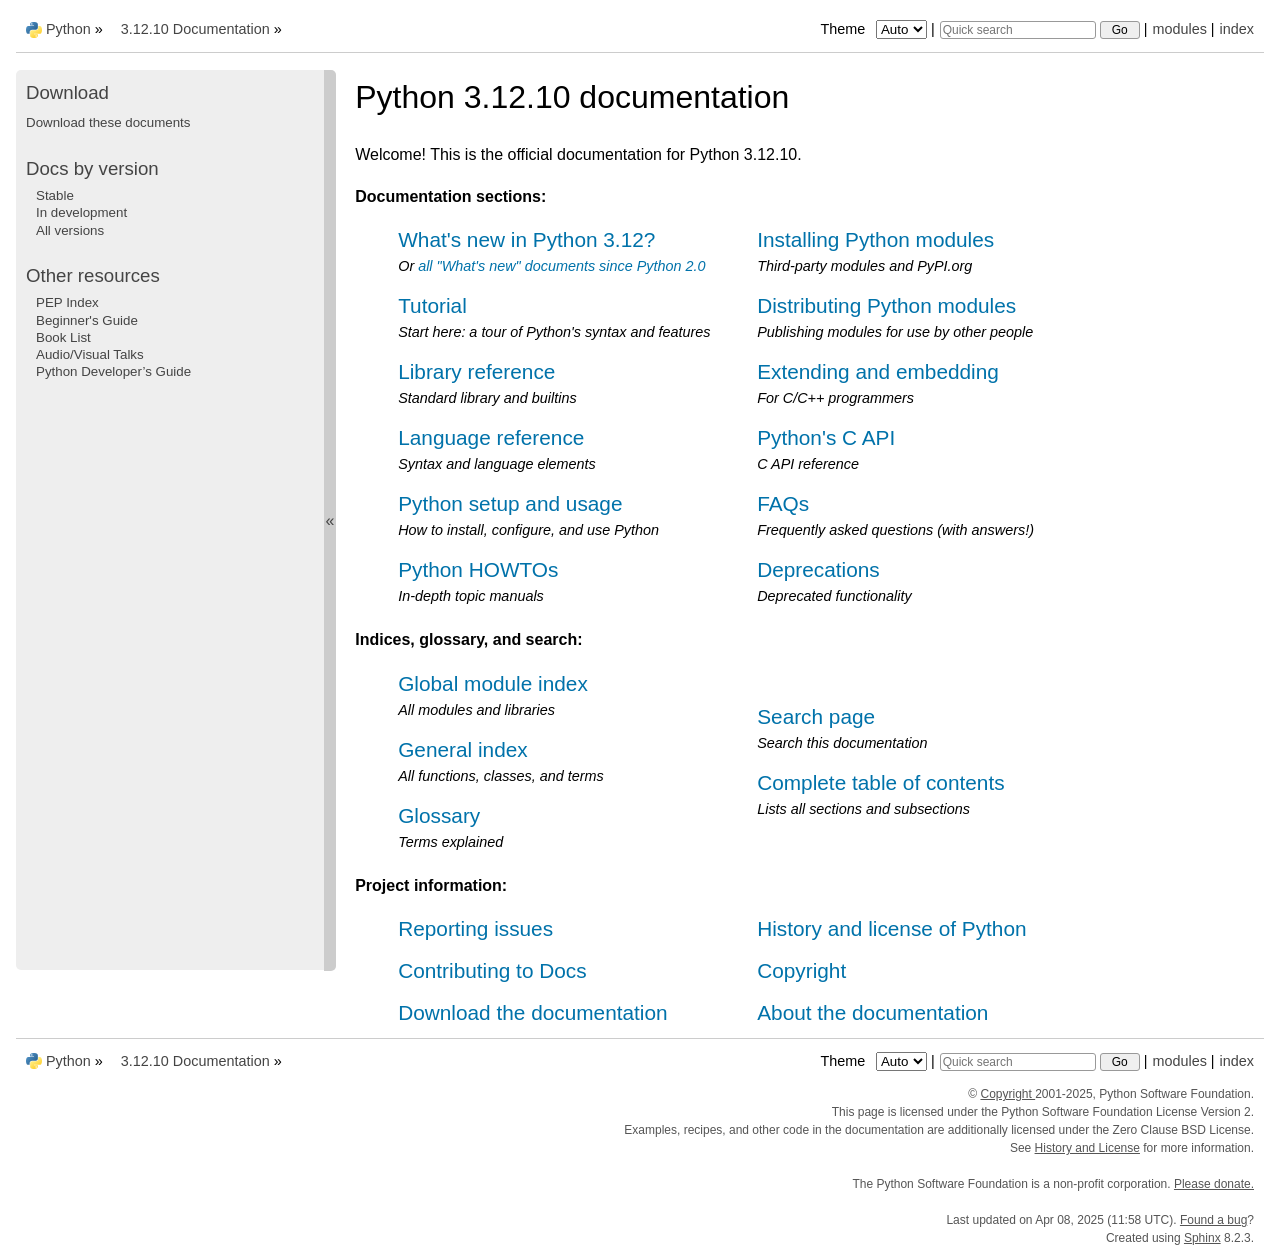
<file: Doc/html/index.html>
<!DOCTYPE html>

<html lang="en" data-content_root="./">
  <head>
    <meta charset="utf-8" />
    <meta name="viewport" content="width=device-width, initial-scale=1.0" /><title>3.12.10 Documentation</title><meta name="viewport" content="width=device-width, initial-scale=1.0">
    
    <link rel="stylesheet" type="text/css" href="_static/pygments.css?v=b86133f3" />
    <link rel="stylesheet" type="text/css" href="_static/pydoctheme.css?v=23252803" />
    <link id="pygments_dark_css" media="(prefers-color-scheme: dark)" rel="stylesheet" type="text/css" href="_static/pygments_dark.css?v=5349f25f" />
    
    <script src="_static/documentation_options.js?v=e5e5df70"></script>
    <script src="_static/doctools.js?v=9bcbadda"></script>
    <script src="_static/sphinx_highlight.js?v=dc90522c"></script>
    
    <script src="_static/sidebar.js"></script>
    
    <link rel="search" type="application/opensearchdescription+xml"
          title="Search within Python 3.12.10 documentation"
          href="_static/opensearch.xml"/>
    <link rel="author" title="About these documents" href="about.html" />
    <link rel="index" title="Index" href="genindex.html" />
    <link rel="search" title="Search" href="search.html" />
    <link rel="copyright" title="Copyright" href="copyright.html" />
    
    <link rel="canonical" href="https://docs.python.org/3/index.html">
    
      
    

    
    <style>
      @media only screen {
        table.full-width-table {
            width: 100%;
        }
      }
    </style>
<link rel="stylesheet" href="_static/pydoctheme_dark.css" media="(prefers-color-scheme: dark)" id="pydoctheme_dark_css">
    <link rel="shortcut icon" type="image/png" href="_static/py.svg" />
            <script type="text/javascript" src="_static/copybutton.js"></script>
            <script type="text/javascript" src="_static/menu.js"></script>
            <script type="text/javascript" src="_static/search-focus.js"></script>
            <script type="text/javascript" src="_static/themetoggle.js"></script> 
            <script type="text/javascript" src="_static/rtd_switcher.js"></script>
            <meta name="readthedocs-addons-api-version" content="1">

    <meta property="og:title" content="Python 3.12 documentation">
    <meta property="og:type" content="website">
    <meta property="og:url" content="https://docs.python.org/3/">
    <meta property="og:site_name" content="Python documentation">
    <meta property="og:description" content="The official Python documentation.">
    <meta property="og:image" content="https://docs.python.org/3/_static/og-image.png">
    <meta name="description" content="The official Python documentation.">
    <meta property="og:image:width" content="200">
    <meta property="og:image:height" content="200">
    <meta name="theme-color" content="#3776ab">
  </head>
<body>
<div class="mobile-nav">
    <input type="checkbox" id="menuToggler" class="toggler__input" aria-controls="navigation"
           aria-pressed="false" aria-expanded="false" role="button" aria-label="Menu" />
    <nav class="nav-content" role="navigation">
        <label for="menuToggler" class="toggler__label">
            <span></span>
        </label>
        <span class="nav-items-wrapper">
            <a href="https://www.python.org/" class="nav-logo">
                <img src="_static/py.svg" alt="Python logo"/>
            </a>
            <span class="version_switcher_placeholder"></span>
            <form role="search" class="search" action="search.html" method="get">
                <svg xmlns="http://www.w3.org/2000/svg" width="20" height="20" viewBox="0 0 24 24" class="search-icon">
                    <path fill-rule="nonzero" fill="currentColor" d="M15.5 14h-.79l-.28-.27a6.5 6.5 0 001.48-5.34c-.47-2.78-2.79-5-5.59-5.34a6.505 6.505 0 00-7.27 7.27c.34 2.8 2.56 5.12 5.34 5.59a6.5 6.5 0 005.34-1.48l.27.28v.79l4.25 4.25c.41.41 1.08.41 1.49 0 .41-.41.41-1.08 0-1.49L15.5 14zm-6 0C7.01 14 5 11.99 5 9.5S7.01 5 9.5 5 14 7.01 14 9.5 11.99 14 9.5 14z"></path>
                </svg>
                <input placeholder="Quick search" aria-label="Quick search" type="search" name="q" />
                <input type="submit" value="Go"/>
            </form>
        </span>
    </nav>
    <div class="menu-wrapper">
        <nav class="menu" role="navigation" aria-label="main navigation">
            <div class="language_switcher_placeholder"></div>
            
<label class="theme-selector-label">
    Theme
    <select class="theme-selector" oninput="activateTheme(this.value)">
        <option value="auto" selected>Auto</option>
        <option value="light">Light</option>
        <option value="dark">Dark</option>
    </select>
</label><h3>Download</h3>
<p><a href="download.html">Download these documents</a></p>
<h3>Docs by version</h3>
<ul>
  <li><a href="https://docs.python.org/">Stable</a></li>
  <li><a href="https://docs.python.org/dev/">In development</a></li>
  <li><a href="https://www.python.org/doc/versions/">All versions</a></li>
</ul>

<h3>Other resources</h3>
<ul>
  
  <li><a href="https://peps.python.org/">PEP Index</a></li>
  <li><a href="https://wiki.python.org/moin/BeginnersGuide">Beginner's Guide</a></li>
  <li><a href="https://wiki.python.org/moin/PythonBooks">Book List</a></li>
  <li><a href="https://www.python.org/doc/av/">Audio/Visual Talks</a></li>
  <li><a href="https://devguide.python.org/">Python Developer’s Guide</a></li>
</ul>
        </nav>
    </div>
</div>

  
    <div class="related" role="navigation" aria-label="Related">
      <h3>Navigation</h3>
      <ul>
        <li class="right" style="margin-right: 10px">
          <a href="genindex.html" title="General Index"
             accesskey="I">index</a></li>
        <li class="right" >
          <a href="py-modindex.html" title="Python Module Index"
             >modules</a> |</li>

          <li><img src="_static/py.svg" alt="Python logo" style="vertical-align: middle; margin-top: -1px"/></li>
          <li><a href="https://www.python.org/">Python</a> &#187;</li>
          <li class="switchers">
            <div class="language_switcher_placeholder"></div>
            <div class="version_switcher_placeholder"></div>
          </li>
          <li>
              
          </li>
    <li id="cpython-language-and-version">
      <a href="#">3.12.10 Documentation</a> &#187;
    </li>

        <li class="nav-item nav-item-this"><a href=""></a></li>
                <li class="right">
                    

    <div class="inline-search" role="search">
        <form class="inline-search" action="search.html" method="get">
          <input placeholder="Quick search" aria-label="Quick search" type="search" name="q" id="search-box" />
          <input type="submit" value="Go" />
        </form>
    </div>
                     |
                </li>
            <li class="right">
<label class="theme-selector-label">
    Theme
    <select class="theme-selector" oninput="activateTheme(this.value)">
        <option value="auto" selected>Auto</option>
        <option value="light">Light</option>
        <option value="dark">Dark</option>
    </select>
</label> |</li>
            
      </ul>
    </div>    

    <div class="document">
      <div class="documentwrapper">
        <div class="bodywrapper">
          <div class="body" role="main">
            
  <h1>Python 3.12.10 documentation</h1>
  <p>
  Welcome! This is the official documentation for Python 3.12.10.
  </p>
  <p><strong>Documentation sections:</strong></p>
  <table class="contentstable" align="center"><tr>
    <td width="50%">
      <p class="biglink"><a class="biglink" href="whatsnew/3.12.html">What's new in Python 3.12?</a><br>
         <span class="linkdescr"> Or <a href="whatsnew/index.html">all "What's new" documents since Python 2.0</a></span></p>
      <p class="biglink"><a class="biglink" href="tutorial/index.html">Tutorial</a><br>
         <span class="linkdescr">Start here: a tour of Python's syntax and features</span></p>
      <p class="biglink"><a class="biglink" href="library/index.html">Library reference</a><br>
         <span class="linkdescr">Standard library and builtins</span></p>
      <p class="biglink"><a class="biglink" href="reference/index.html">Language reference</a><br>
         <span class="linkdescr">Syntax and language elements</span></p>
      <p class="biglink"><a class="biglink" href="using/index.html">Python setup and usage</a><br>
         <span class="linkdescr">How to install, configure, and use Python</span></p>
      <p class="biglink"><a class="biglink" href="howto/index.html">Python HOWTOs</a><br>
         <span class="linkdescr">In-depth topic manuals</span></p>
    </td><td width="50%">
      <p class="biglink"><a class="biglink" href="installing/index.html">Installing Python modules</a><br>
         <span class="linkdescr">Third-party modules and PyPI.org</span></p>
      <p class="biglink"><a class="biglink" href="distributing/index.html">Distributing Python modules</a><br>
         <span class="linkdescr">Publishing modules for use by other people</span></p>
      <p class="biglink"><a class="biglink" href="extending/index.html">Extending and embedding</a><br>
         <span class="linkdescr">For C/C++ programmers</span></p>
      <p class="biglink"><a class="biglink" href="c-api/index.html">Python's C API</a><br>
         <span class="linkdescr">C API reference</span></p>
      <p class="biglink"><a class="biglink" href="faq/index.html">FAQs</a><br>
         <span class="linkdescr">Frequently asked questions (with answers!)</span></p>
      <p class="biglink"><a class="biglink" href="deprecations/index.html">Deprecations</a><br>
         <span class="linkdescr">Deprecated functionality</span></p>
    </td></tr>
  </table>

  <p><strong>Indices, glossary, and search:</strong></p>
  <table class="contentstable" align="center"><tr>
    <td width="50%">
      <p class="biglink"><a class="biglink" href="py-modindex.html">Global module index</a><br>
         <span class="linkdescr">All modules and libraries</span></p>
      <p class="biglink"><a class="biglink" href="genindex.html">General index</a><br>
         <span class="linkdescr">All functions, classes, and terms</span></p>
      <p class="biglink"><a class="biglink" href="glossary.html">Glossary</a><br>
         <span class="linkdescr">Terms explained</span></p>
    </td><td width="50%">
      <p class="biglink"><a class="biglink" href="search.html">Search page</a><br>
         <span class="linkdescr">Search this documentation</span></p>
      <p class="biglink"><a class="biglink" href="contents.html">Complete table of contents</a><br>
         <span class="linkdescr">Lists all sections and subsections</span></p>
    </td></tr>
  </table>

  <p><strong>Project information:</strong></p>
  <table class="contentstable" align="center"><tr>
    <td width="50%">
      <p class="biglink"><a class="biglink" href="bugs.html">Reporting issues</a></p>
      <p class="biglink"><a class="biglink" href="https://devguide.python.org/documentation/help-documenting/">Contributing to Docs</a></p>
      <p class="biglink"><a class="biglink" href="download.html">Download the documentation</a></p>
    </td><td width="50%">
      <p class="biglink"><a class="biglink" href="license.html">History and license of Python</a></p>
      <p class="biglink"><a class="biglink" href="copyright.html">Copyright</a></p>
      <p class="biglink"><a class="biglink" href="about.html">About the documentation</a></p>
    </td></tr>
  </table>

            <div class="clearer"></div>
          </div>
        </div>
      </div>
      <div class="sphinxsidebar" role="navigation" aria-label="Main">
        <div class="sphinxsidebarwrapper"><h3>Download</h3>
<p><a href="download.html">Download these documents</a></p>
<h3>Docs by version</h3>
<ul>
  <li><a href="https://docs.python.org/">Stable</a></li>
  <li><a href="https://docs.python.org/dev/">In development</a></li>
  <li><a href="https://www.python.org/doc/versions/">All versions</a></li>
</ul>

<h3>Other resources</h3>
<ul>
  
  <li><a href="https://peps.python.org/">PEP Index</a></li>
  <li><a href="https://wiki.python.org/moin/BeginnersGuide">Beginner's Guide</a></li>
  <li><a href="https://wiki.python.org/moin/PythonBooks">Book List</a></li>
  <li><a href="https://www.python.org/doc/av/">Audio/Visual Talks</a></li>
  <li><a href="https://devguide.python.org/">Python Developer’s Guide</a></li>
</ul>
        </div>
<div id="sidebarbutton" title="Collapse sidebar">
<span>«</span>
</div>

      </div>
      <div class="clearer"></div>
    </div>  
    <div class="related" role="navigation" aria-label="Related">
      <h3>Navigation</h3>
      <ul>
        <li class="right" style="margin-right: 10px">
          <a href="genindex.html" title="General Index"
             >index</a></li>
        <li class="right" >
          <a href="py-modindex.html" title="Python Module Index"
             >modules</a> |</li>

          <li><img src="_static/py.svg" alt="Python logo" style="vertical-align: middle; margin-top: -1px"/></li>
          <li><a href="https://www.python.org/">Python</a> &#187;</li>
          <li class="switchers">
            <div class="language_switcher_placeholder"></div>
            <div class="version_switcher_placeholder"></div>
          </li>
          <li>
              
          </li>
    <li id="cpython-language-and-version">
      <a href="#">3.12.10 Documentation</a> &#187;
    </li>

        <li class="nav-item nav-item-this"><a href=""></a></li>
                <li class="right">
                    

    <div class="inline-search" role="search">
        <form class="inline-search" action="search.html" method="get">
          <input placeholder="Quick search" aria-label="Quick search" type="search" name="q" id="search-box" />
          <input type="submit" value="Go" />
        </form>
    </div>
                     |
                </li>
            <li class="right">
<label class="theme-selector-label">
    Theme
    <select class="theme-selector" oninput="activateTheme(this.value)">
        <option value="auto" selected>Auto</option>
        <option value="light">Light</option>
        <option value="dark">Dark</option>
    </select>
</label> |</li>
            
      </ul>
    </div>  
    <div class="footer">
    &copy; 
      <a href="copyright.html">
    
    Copyright
    
      </a>
     2001-2025, Python Software Foundation.
    <br />
    This page is licensed under the Python Software Foundation License Version 2.
    <br />
    Examples, recipes, and other code in the documentation are additionally licensed under the Zero Clause BSD License.
    <br />
    
      See <a href="/license.html">History and License</a> for more information.<br />
    
    
    <br />

    The Python Software Foundation is a non-profit corporation.
<a href="https://www.python.org/psf/donations/">Please donate.</a>
<br />
    <br />
      Last updated on Apr 08, 2025 (11:58 UTC).
    
      <a href="/bugs.html">Found a bug</a>?
    
    <br />

    Created using <a href="https://www.sphinx-doc.org/">Sphinx</a> 8.2.3.
    </div>

  </body>
</html>
</file>
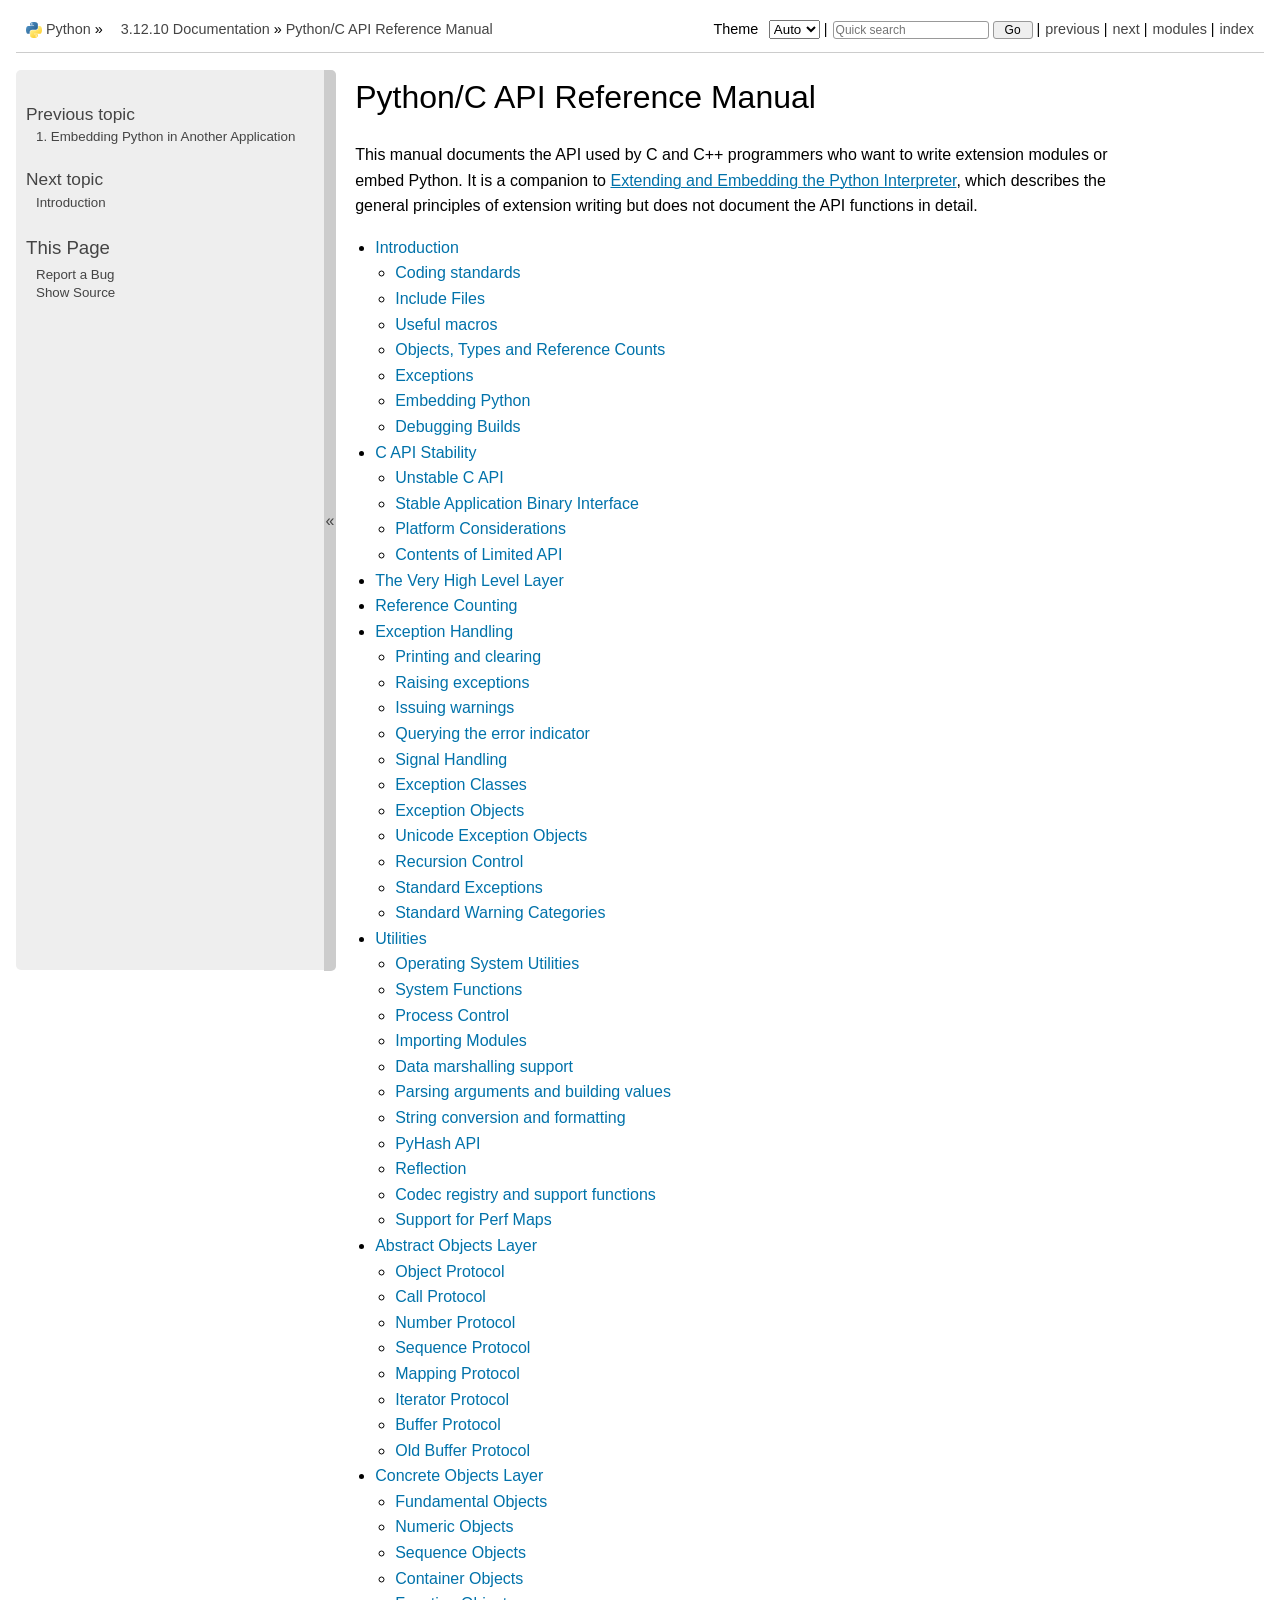
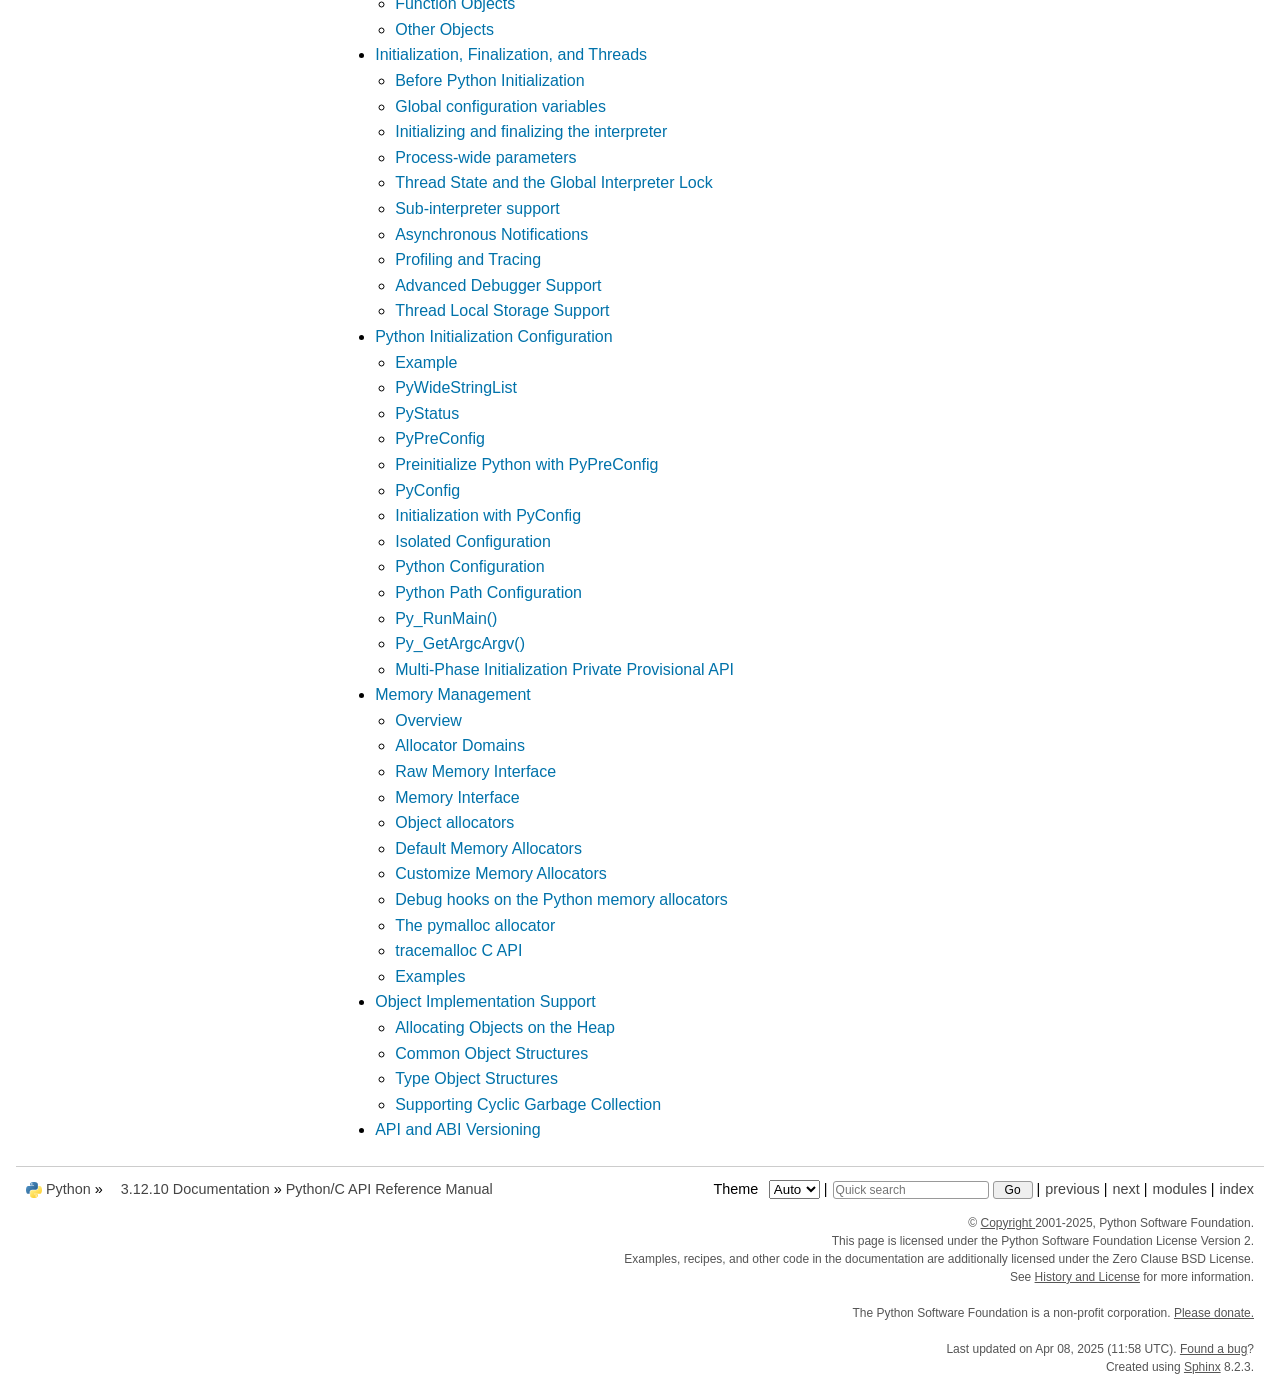
<file: Doc/html/c-api/index.html>
<!DOCTYPE html>

<html lang="en" data-content_root="../">
  <head>
    <meta charset="utf-8" />
    <meta name="viewport" content="width=device-width, initial-scale=1.0" /><meta name="viewport" content="width=device-width, initial-scale=1" />
<meta property="og:title" content="Python/C API Reference Manual" />
<meta property="og:type" content="website" />
<meta property="og:url" content="https://docs.python.org/3/c-api/index.html" />
<meta property="og:site_name" content="Python documentation" />
<meta property="og:description" content="This manual documents the API used by C and C++ programmers who want to write extension modules or embed Python. It is a companion to Extending and Embedding the Python Interpreter, which describes..." />
<meta property="og:image" content="https://docs.python.org/3/_static/og-image.png" />
<meta property="og:image:alt" content="Python documentation" />
<meta name="description" content="This manual documents the API used by C and C++ programmers who want to write extension modules or embed Python. It is a companion to Extending and Embedding the Python Interpreter, which describes..." />
<meta property="og:image:width" content="200">
<meta property="og:image:height" content="200">
<meta name="theme-color" content="#3776ab">

    <title>Python/C API Reference Manual &#8212; Python 3.12.10 documentation</title><meta name="viewport" content="width=device-width, initial-scale=1.0">
    
    <link rel="stylesheet" type="text/css" href="../_static/pygments.css?v=b86133f3" />
    <link rel="stylesheet" type="text/css" href="../_static/pydoctheme.css?v=23252803" />
    <link id="pygments_dark_css" media="(prefers-color-scheme: dark)" rel="stylesheet" type="text/css" href="../_static/pygments_dark.css?v=5349f25f" />
    
    <script src="../_static/documentation_options.js?v=e5e5df70"></script>
    <script src="../_static/doctools.js?v=9bcbadda"></script>
    <script src="../_static/sphinx_highlight.js?v=dc90522c"></script>
    
    <script src="../_static/sidebar.js"></script>
    
    <link rel="search" type="application/opensearchdescription+xml"
          title="Search within Python 3.12.10 documentation"
          href="../_static/opensearch.xml"/>
    <link rel="author" title="About these documents" href="../about.html" />
    <link rel="index" title="Index" href="../genindex.html" />
    <link rel="search" title="Search" href="../search.html" />
    <link rel="copyright" title="Copyright" href="../copyright.html" />
    <link rel="next" title="Introduction" href="intro.html" />
    <link rel="prev" title="1. Embedding Python in Another Application" href="../extending/embedding.html" />
    
    <link rel="canonical" href="https://docs.python.org/3/c-api/index.html">
    
      
    

    
    <style>
      @media only screen {
        table.full-width-table {
            width: 100%;
        }
      }
    </style>
<link rel="stylesheet" href="../_static/pydoctheme_dark.css" media="(prefers-color-scheme: dark)" id="pydoctheme_dark_css">
    <link rel="shortcut icon" type="image/png" href="../_static/py.svg" />
            <script type="text/javascript" src="../_static/copybutton.js"></script>
            <script type="text/javascript" src="../_static/menu.js"></script>
            <script type="text/javascript" src="../_static/search-focus.js"></script>
            <script type="text/javascript" src="../_static/themetoggle.js"></script> 
            <script type="text/javascript" src="../_static/rtd_switcher.js"></script>
            <meta name="readthedocs-addons-api-version" content="1">

  </head>
<body>
<div class="mobile-nav">
    <input type="checkbox" id="menuToggler" class="toggler__input" aria-controls="navigation"
           aria-pressed="false" aria-expanded="false" role="button" aria-label="Menu" />
    <nav class="nav-content" role="navigation">
        <label for="menuToggler" class="toggler__label">
            <span></span>
        </label>
        <span class="nav-items-wrapper">
            <a href="https://www.python.org/" class="nav-logo">
                <img src="../_static/py.svg" alt="Python logo"/>
            </a>
            <span class="version_switcher_placeholder"></span>
            <form role="search" class="search" action="../search.html" method="get">
                <svg xmlns="http://www.w3.org/2000/svg" width="20" height="20" viewBox="0 0 24 24" class="search-icon">
                    <path fill-rule="nonzero" fill="currentColor" d="M15.5 14h-.79l-.28-.27a6.5 6.5 0 001.48-5.34c-.47-2.78-2.79-5-5.59-5.34a6.505 6.505 0 00-7.27 7.27c.34 2.8 2.56 5.12 5.34 5.59a6.5 6.5 0 005.34-1.48l.27.28v.79l4.25 4.25c.41.41 1.08.41 1.49 0 .41-.41.41-1.08 0-1.49L15.5 14zm-6 0C7.01 14 5 11.99 5 9.5S7.01 5 9.5 5 14 7.01 14 9.5 11.99 14 9.5 14z"></path>
                </svg>
                <input placeholder="Quick search" aria-label="Quick search" type="search" name="q" />
                <input type="submit" value="Go"/>
            </form>
        </span>
    </nav>
    <div class="menu-wrapper">
        <nav class="menu" role="navigation" aria-label="main navigation">
            <div class="language_switcher_placeholder"></div>
            
<label class="theme-selector-label">
    Theme
    <select class="theme-selector" oninput="activateTheme(this.value)">
        <option value="auto" selected>Auto</option>
        <option value="light">Light</option>
        <option value="dark">Dark</option>
    </select>
</label>
  <div>
    <h4>Previous topic</h4>
    <p class="topless"><a href="../extending/embedding.html"
                          title="previous chapter"><span class="section-number">1. </span>Embedding Python in Another Application</a></p>
  </div>
  <div>
    <h4>Next topic</h4>
    <p class="topless"><a href="intro.html"
                          title="next chapter">Introduction</a></p>
  </div>
  <div role="note" aria-label="source link">
    <h3>This Page</h3>
    <ul class="this-page-menu">
      <li><a href="../bugs.html">Report a Bug</a></li>
      <li>
        <a href="https://github.com/python/cpython/blob/main/Doc/c-api/index.rst"
            rel="nofollow">Show Source
        </a>
      </li>
    </ul>
  </div>
        </nav>
    </div>
</div>

  
    <div class="related" role="navigation" aria-label="Related">
      <h3>Navigation</h3>
      <ul>
        <li class="right" style="margin-right: 10px">
          <a href="../genindex.html" title="General Index"
             accesskey="I">index</a></li>
        <li class="right" >
          <a href="../py-modindex.html" title="Python Module Index"
             >modules</a> |</li>
        <li class="right" >
          <a href="intro.html" title="Introduction"
             accesskey="N">next</a> |</li>
        <li class="right" >
          <a href="../extending/embedding.html" title="1. Embedding Python in Another Application"
             accesskey="P">previous</a> |</li>

          <li><img src="../_static/py.svg" alt="Python logo" style="vertical-align: middle; margin-top: -1px"/></li>
          <li><a href="https://www.python.org/">Python</a> &#187;</li>
          <li class="switchers">
            <div class="language_switcher_placeholder"></div>
            <div class="version_switcher_placeholder"></div>
          </li>
          <li>
              
          </li>
    <li id="cpython-language-and-version">
      <a href="../index.html">3.12.10 Documentation</a> &#187;
    </li>

        <li class="nav-item nav-item-this"><a href="">Python/C API Reference Manual</a></li>
                <li class="right">
                    

    <div class="inline-search" role="search">
        <form class="inline-search" action="../search.html" method="get">
          <input placeholder="Quick search" aria-label="Quick search" type="search" name="q" id="search-box" />
          <input type="submit" value="Go" />
        </form>
    </div>
                     |
                </li>
            <li class="right">
<label class="theme-selector-label">
    Theme
    <select class="theme-selector" oninput="activateTheme(this.value)">
        <option value="auto" selected>Auto</option>
        <option value="light">Light</option>
        <option value="dark">Dark</option>
    </select>
</label> |</li>
            
      </ul>
    </div>    

    <div class="document">
      <div class="documentwrapper">
        <div class="bodywrapper">
          <div class="body" role="main">
            
  <section id="python-c-api-reference-manual">
<span id="c-api-index"></span><h1>Python/C API Reference Manual<a class="headerlink" href="#python-c-api-reference-manual" title="Link to this heading">¶</a></h1>
<p>This manual documents the API used by C and C++ programmers who want to write
extension modules or embed Python.  It is a companion to <a class="reference internal" href="../extending/index.html#extending-index"><span class="std std-ref">Extending and Embedding the Python Interpreter</span></a>,
which describes the general principles of extension writing but does not
document the API functions in detail.</p>
<div class="toctree-wrapper compound">
<ul>
<li class="toctree-l1"><a class="reference internal" href="intro.html">Introduction</a><ul>
<li class="toctree-l2"><a class="reference internal" href="intro.html#coding-standards">Coding standards</a></li>
<li class="toctree-l2"><a class="reference internal" href="intro.html#include-files">Include Files</a></li>
<li class="toctree-l2"><a class="reference internal" href="intro.html#useful-macros">Useful macros</a></li>
<li class="toctree-l2"><a class="reference internal" href="intro.html#objects-types-and-reference-counts">Objects, Types and Reference Counts</a></li>
<li class="toctree-l2"><a class="reference internal" href="intro.html#exceptions">Exceptions</a></li>
<li class="toctree-l2"><a class="reference internal" href="intro.html#embedding-python">Embedding Python</a></li>
<li class="toctree-l2"><a class="reference internal" href="intro.html#debugging-builds">Debugging Builds</a></li>
</ul>
</li>
<li class="toctree-l1"><a class="reference internal" href="stable.html">C API Stability</a><ul>
<li class="toctree-l2"><a class="reference internal" href="stable.html#unstable-c-api">Unstable C API</a></li>
<li class="toctree-l2"><a class="reference internal" href="stable.html#stable-application-binary-interface">Stable Application Binary Interface</a></li>
<li class="toctree-l2"><a class="reference internal" href="stable.html#platform-considerations">Platform Considerations</a></li>
<li class="toctree-l2"><a class="reference internal" href="stable.html#contents-of-limited-api">Contents of Limited API</a></li>
</ul>
</li>
<li class="toctree-l1"><a class="reference internal" href="veryhigh.html">The Very High Level Layer</a></li>
<li class="toctree-l1"><a class="reference internal" href="refcounting.html">Reference Counting</a></li>
<li class="toctree-l1"><a class="reference internal" href="exceptions.html">Exception Handling</a><ul>
<li class="toctree-l2"><a class="reference internal" href="exceptions.html#printing-and-clearing">Printing and clearing</a></li>
<li class="toctree-l2"><a class="reference internal" href="exceptions.html#raising-exceptions">Raising exceptions</a></li>
<li class="toctree-l2"><a class="reference internal" href="exceptions.html#issuing-warnings">Issuing warnings</a></li>
<li class="toctree-l2"><a class="reference internal" href="exceptions.html#querying-the-error-indicator">Querying the error indicator</a></li>
<li class="toctree-l2"><a class="reference internal" href="exceptions.html#signal-handling">Signal Handling</a></li>
<li class="toctree-l2"><a class="reference internal" href="exceptions.html#exception-classes">Exception Classes</a></li>
<li class="toctree-l2"><a class="reference internal" href="exceptions.html#exception-objects">Exception Objects</a></li>
<li class="toctree-l2"><a class="reference internal" href="exceptions.html#unicode-exception-objects">Unicode Exception Objects</a></li>
<li class="toctree-l2"><a class="reference internal" href="exceptions.html#recursion-control">Recursion Control</a></li>
<li class="toctree-l2"><a class="reference internal" href="exceptions.html#standard-exceptions">Standard Exceptions</a></li>
<li class="toctree-l2"><a class="reference internal" href="exceptions.html#standard-warning-categories">Standard Warning Categories</a></li>
</ul>
</li>
<li class="toctree-l1"><a class="reference internal" href="utilities.html">Utilities</a><ul>
<li class="toctree-l2"><a class="reference internal" href="sys.html">Operating System Utilities</a></li>
<li class="toctree-l2"><a class="reference internal" href="sys.html#system-functions">System Functions</a></li>
<li class="toctree-l2"><a class="reference internal" href="sys.html#process-control">Process Control</a></li>
<li class="toctree-l2"><a class="reference internal" href="import.html">Importing Modules</a></li>
<li class="toctree-l2"><a class="reference internal" href="marshal.html">Data marshalling support</a></li>
<li class="toctree-l2"><a class="reference internal" href="arg.html">Parsing arguments and building values</a></li>
<li class="toctree-l2"><a class="reference internal" href="conversion.html">String conversion and formatting</a></li>
<li class="toctree-l2"><a class="reference internal" href="hash.html">PyHash API</a></li>
<li class="toctree-l2"><a class="reference internal" href="reflection.html">Reflection</a></li>
<li class="toctree-l2"><a class="reference internal" href="codec.html">Codec registry and support functions</a></li>
<li class="toctree-l2"><a class="reference internal" href="perfmaps.html">Support for Perf Maps</a></li>
</ul>
</li>
<li class="toctree-l1"><a class="reference internal" href="abstract.html">Abstract Objects Layer</a><ul>
<li class="toctree-l2"><a class="reference internal" href="object.html">Object Protocol</a></li>
<li class="toctree-l2"><a class="reference internal" href="call.html">Call Protocol</a></li>
<li class="toctree-l2"><a class="reference internal" href="number.html">Number Protocol</a></li>
<li class="toctree-l2"><a class="reference internal" href="sequence.html">Sequence Protocol</a></li>
<li class="toctree-l2"><a class="reference internal" href="mapping.html">Mapping Protocol</a></li>
<li class="toctree-l2"><a class="reference internal" href="iter.html">Iterator Protocol</a></li>
<li class="toctree-l2"><a class="reference internal" href="buffer.html">Buffer Protocol</a></li>
<li class="toctree-l2"><a class="reference internal" href="objbuffer.html">Old Buffer Protocol</a></li>
</ul>
</li>
<li class="toctree-l1"><a class="reference internal" href="concrete.html">Concrete Objects Layer</a><ul>
<li class="toctree-l2"><a class="reference internal" href="concrete.html#fundamental-objects">Fundamental Objects</a></li>
<li class="toctree-l2"><a class="reference internal" href="concrete.html#numeric-objects">Numeric Objects</a></li>
<li class="toctree-l2"><a class="reference internal" href="concrete.html#sequence-objects">Sequence Objects</a></li>
<li class="toctree-l2"><a class="reference internal" href="concrete.html#container-objects">Container Objects</a></li>
<li class="toctree-l2"><a class="reference internal" href="concrete.html#function-objects">Function Objects</a></li>
<li class="toctree-l2"><a class="reference internal" href="concrete.html#other-objects">Other Objects</a></li>
</ul>
</li>
<li class="toctree-l1"><a class="reference internal" href="init.html">Initialization, Finalization, and Threads</a><ul>
<li class="toctree-l2"><a class="reference internal" href="init.html#before-python-initialization">Before Python Initialization</a></li>
<li class="toctree-l2"><a class="reference internal" href="init.html#global-configuration-variables">Global configuration variables</a></li>
<li class="toctree-l2"><a class="reference internal" href="init.html#initializing-and-finalizing-the-interpreter">Initializing and finalizing the interpreter</a></li>
<li class="toctree-l2"><a class="reference internal" href="init.html#process-wide-parameters">Process-wide parameters</a></li>
<li class="toctree-l2"><a class="reference internal" href="init.html#thread-state-and-the-global-interpreter-lock">Thread State and the Global Interpreter Lock</a></li>
<li class="toctree-l2"><a class="reference internal" href="init.html#sub-interpreter-support">Sub-interpreter support</a></li>
<li class="toctree-l2"><a class="reference internal" href="init.html#asynchronous-notifications">Asynchronous Notifications</a></li>
<li class="toctree-l2"><a class="reference internal" href="init.html#profiling-and-tracing">Profiling and Tracing</a></li>
<li class="toctree-l2"><a class="reference internal" href="init.html#advanced-debugger-support">Advanced Debugger Support</a></li>
<li class="toctree-l2"><a class="reference internal" href="init.html#thread-local-storage-support">Thread Local Storage Support</a></li>
</ul>
</li>
<li class="toctree-l1"><a class="reference internal" href="init_config.html">Python Initialization Configuration</a><ul>
<li class="toctree-l2"><a class="reference internal" href="init_config.html#example">Example</a></li>
<li class="toctree-l2"><a class="reference internal" href="init_config.html#pywidestringlist">PyWideStringList</a></li>
<li class="toctree-l2"><a class="reference internal" href="init_config.html#pystatus">PyStatus</a></li>
<li class="toctree-l2"><a class="reference internal" href="init_config.html#pypreconfig">PyPreConfig</a></li>
<li class="toctree-l2"><a class="reference internal" href="init_config.html#preinitialize-python-with-pypreconfig">Preinitialize Python with PyPreConfig</a></li>
<li class="toctree-l2"><a class="reference internal" href="init_config.html#pyconfig">PyConfig</a></li>
<li class="toctree-l2"><a class="reference internal" href="init_config.html#initialization-with-pyconfig">Initialization with PyConfig</a></li>
<li class="toctree-l2"><a class="reference internal" href="init_config.html#isolated-configuration">Isolated Configuration</a></li>
<li class="toctree-l2"><a class="reference internal" href="init_config.html#python-configuration">Python Configuration</a></li>
<li class="toctree-l2"><a class="reference internal" href="init_config.html#python-path-configuration">Python Path Configuration</a></li>
<li class="toctree-l2"><a class="reference internal" href="init_config.html#py-runmain">Py_RunMain()</a></li>
<li class="toctree-l2"><a class="reference internal" href="init_config.html#py-getargcargv">Py_GetArgcArgv()</a></li>
<li class="toctree-l2"><a class="reference internal" href="init_config.html#multi-phase-initialization-private-provisional-api">Multi-Phase Initialization Private Provisional API</a></li>
</ul>
</li>
<li class="toctree-l1"><a class="reference internal" href="memory.html">Memory Management</a><ul>
<li class="toctree-l2"><a class="reference internal" href="memory.html#overview">Overview</a></li>
<li class="toctree-l2"><a class="reference internal" href="memory.html#allocator-domains">Allocator Domains</a></li>
<li class="toctree-l2"><a class="reference internal" href="memory.html#raw-memory-interface">Raw Memory Interface</a></li>
<li class="toctree-l2"><a class="reference internal" href="memory.html#memory-interface">Memory Interface</a></li>
<li class="toctree-l2"><a class="reference internal" href="memory.html#object-allocators">Object allocators</a></li>
<li class="toctree-l2"><a class="reference internal" href="memory.html#default-memory-allocators">Default Memory Allocators</a></li>
<li class="toctree-l2"><a class="reference internal" href="memory.html#customize-memory-allocators">Customize Memory Allocators</a></li>
<li class="toctree-l2"><a class="reference internal" href="memory.html#debug-hooks-on-the-python-memory-allocators">Debug hooks on the Python memory allocators</a></li>
<li class="toctree-l2"><a class="reference internal" href="memory.html#the-pymalloc-allocator">The pymalloc allocator</a></li>
<li class="toctree-l2"><a class="reference internal" href="memory.html#tracemalloc-c-api">tracemalloc C API</a></li>
<li class="toctree-l2"><a class="reference internal" href="memory.html#examples">Examples</a></li>
</ul>
</li>
<li class="toctree-l1"><a class="reference internal" href="objimpl.html">Object Implementation Support</a><ul>
<li class="toctree-l2"><a class="reference internal" href="allocation.html">Allocating Objects on the Heap</a></li>
<li class="toctree-l2"><a class="reference internal" href="structures.html">Common Object Structures</a></li>
<li class="toctree-l2"><a class="reference internal" href="typeobj.html">Type Object Structures</a></li>
<li class="toctree-l2"><a class="reference internal" href="gcsupport.html">Supporting Cyclic Garbage Collection</a></li>
</ul>
</li>
<li class="toctree-l1"><a class="reference internal" href="apiabiversion.html">API and ABI Versioning</a></li>
</ul>
</div>
</section>


            <div class="clearer"></div>
          </div>
        </div>
      </div>
      <div class="sphinxsidebar" role="navigation" aria-label="Main">
        <div class="sphinxsidebarwrapper">
  <div>
    <h4>Previous topic</h4>
    <p class="topless"><a href="../extending/embedding.html"
                          title="previous chapter"><span class="section-number">1. </span>Embedding Python in Another Application</a></p>
  </div>
  <div>
    <h4>Next topic</h4>
    <p class="topless"><a href="intro.html"
                          title="next chapter">Introduction</a></p>
  </div>
  <div role="note" aria-label="source link">
    <h3>This Page</h3>
    <ul class="this-page-menu">
      <li><a href="../bugs.html">Report a Bug</a></li>
      <li>
        <a href="https://github.com/python/cpython/blob/main/Doc/c-api/index.rst"
            rel="nofollow">Show Source
        </a>
      </li>
    </ul>
  </div>
        </div>
<div id="sidebarbutton" title="Collapse sidebar">
<span>«</span>
</div>

      </div>
      <div class="clearer"></div>
    </div>  
    <div class="related" role="navigation" aria-label="Related">
      <h3>Navigation</h3>
      <ul>
        <li class="right" style="margin-right: 10px">
          <a href="../genindex.html" title="General Index"
             >index</a></li>
        <li class="right" >
          <a href="../py-modindex.html" title="Python Module Index"
             >modules</a> |</li>
        <li class="right" >
          <a href="intro.html" title="Introduction"
             >next</a> |</li>
        <li class="right" >
          <a href="../extending/embedding.html" title="1. Embedding Python in Another Application"
             >previous</a> |</li>

          <li><img src="../_static/py.svg" alt="Python logo" style="vertical-align: middle; margin-top: -1px"/></li>
          <li><a href="https://www.python.org/">Python</a> &#187;</li>
          <li class="switchers">
            <div class="language_switcher_placeholder"></div>
            <div class="version_switcher_placeholder"></div>
          </li>
          <li>
              
          </li>
    <li id="cpython-language-and-version">
      <a href="../index.html">3.12.10 Documentation</a> &#187;
    </li>

        <li class="nav-item nav-item-this"><a href="">Python/C API Reference Manual</a></li>
                <li class="right">
                    

    <div class="inline-search" role="search">
        <form class="inline-search" action="../search.html" method="get">
          <input placeholder="Quick search" aria-label="Quick search" type="search" name="q" id="search-box" />
          <input type="submit" value="Go" />
        </form>
    </div>
                     |
                </li>
            <li class="right">
<label class="theme-selector-label">
    Theme
    <select class="theme-selector" oninput="activateTheme(this.value)">
        <option value="auto" selected>Auto</option>
        <option value="light">Light</option>
        <option value="dark">Dark</option>
    </select>
</label> |</li>
            
      </ul>
    </div>  
    <div class="footer">
    &copy; 
      <a href="../copyright.html">
    
    Copyright
    
      </a>
     2001-2025, Python Software Foundation.
    <br />
    This page is licensed under the Python Software Foundation License Version 2.
    <br />
    Examples, recipes, and other code in the documentation are additionally licensed under the Zero Clause BSD License.
    <br />
    
      See <a href="/license.html">History and License</a> for more information.<br />
    
    
    <br />

    The Python Software Foundation is a non-profit corporation.
<a href="https://www.python.org/psf/donations/">Please donate.</a>
<br />
    <br />
      Last updated on Apr 08, 2025 (11:58 UTC).
    
      <a href="/bugs.html">Found a bug</a>?
    
    <br />

    Created using <a href="https://www.sphinx-doc.org/">Sphinx</a> 8.2.3.
    </div>

  </body>
</html>
</file>
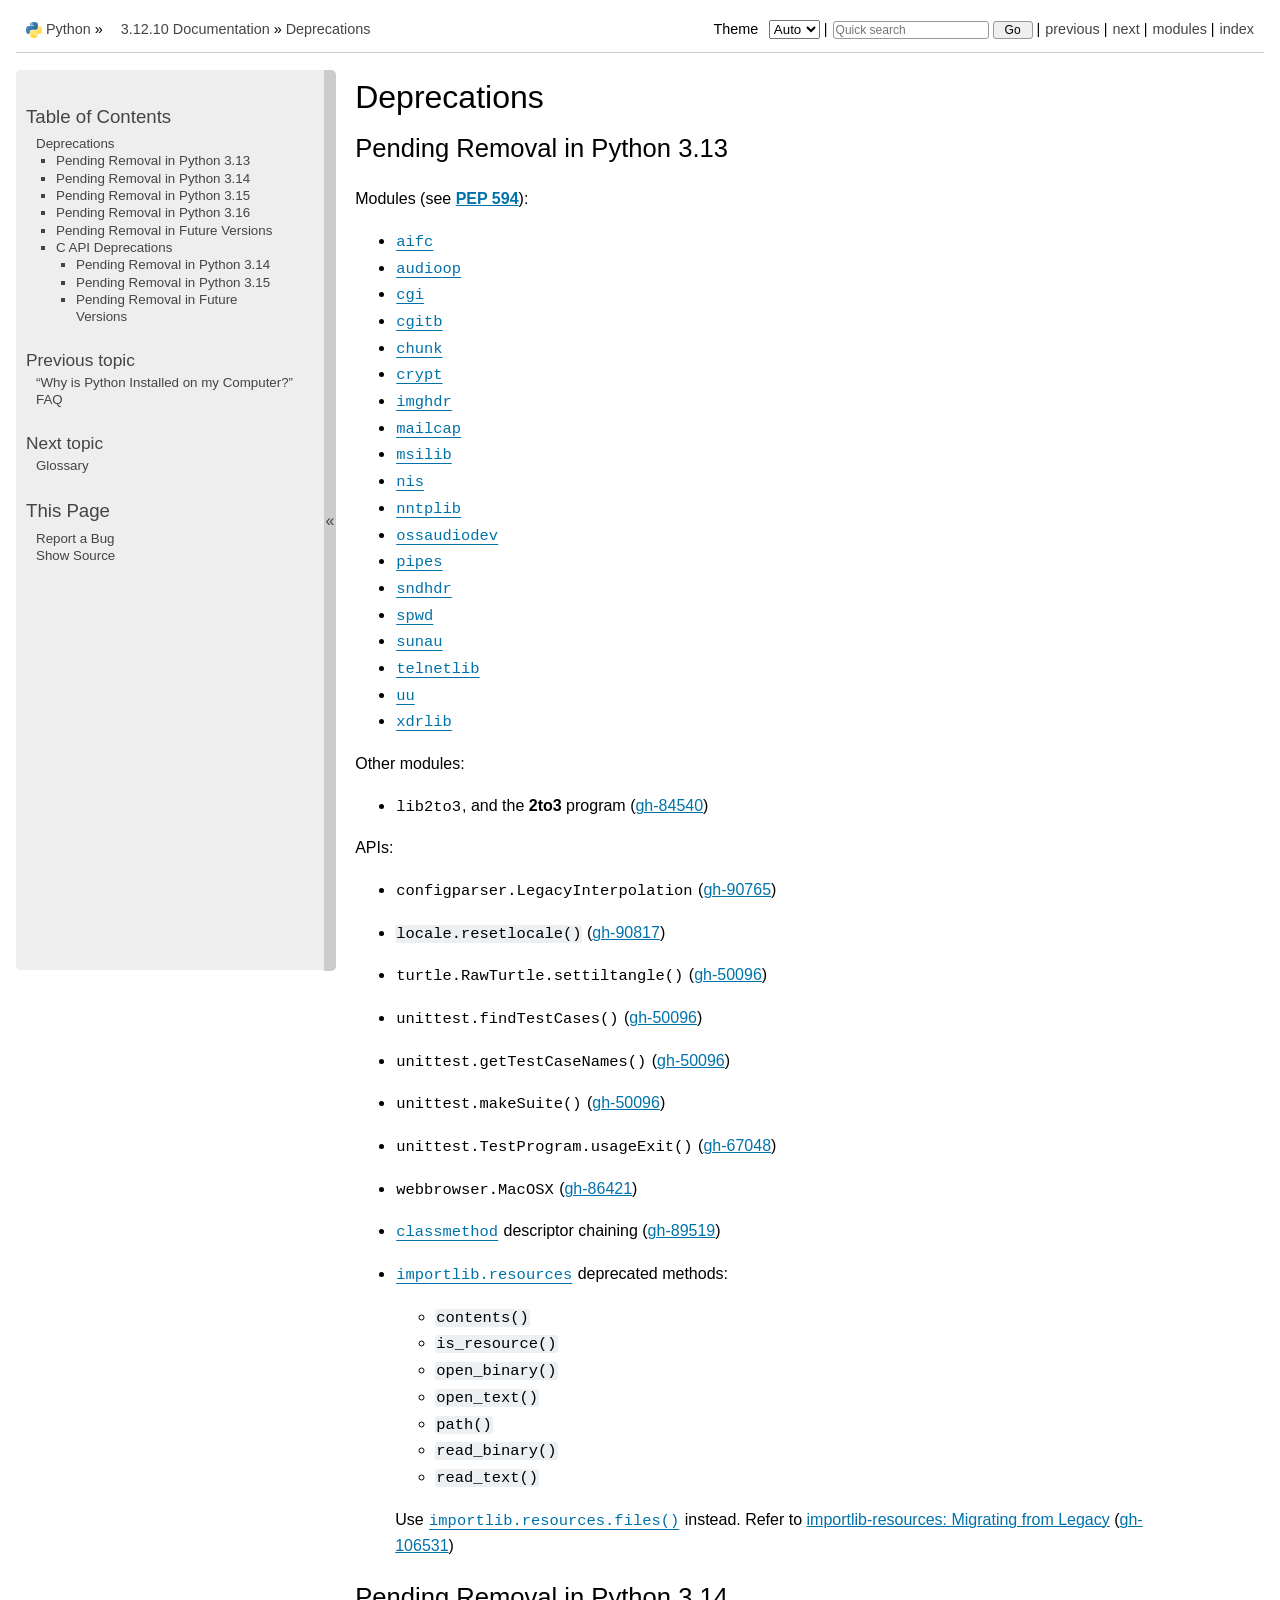
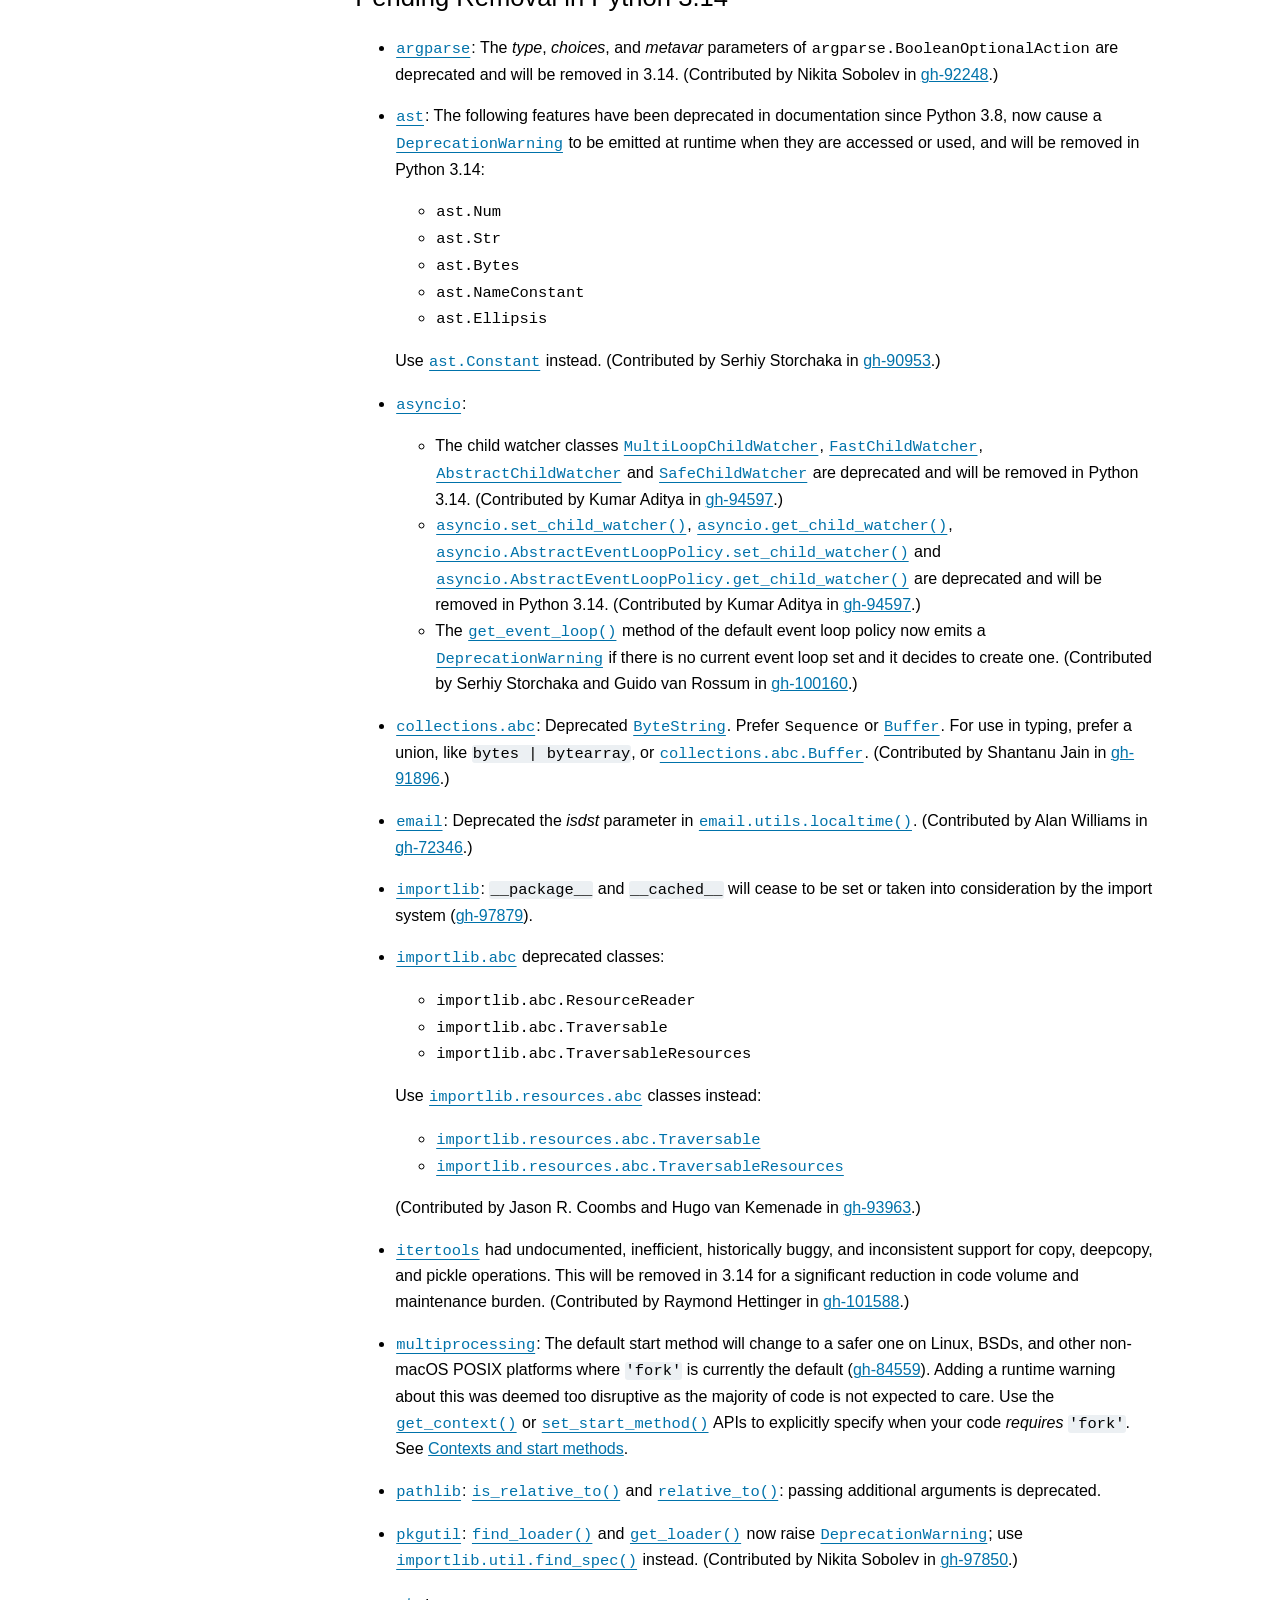
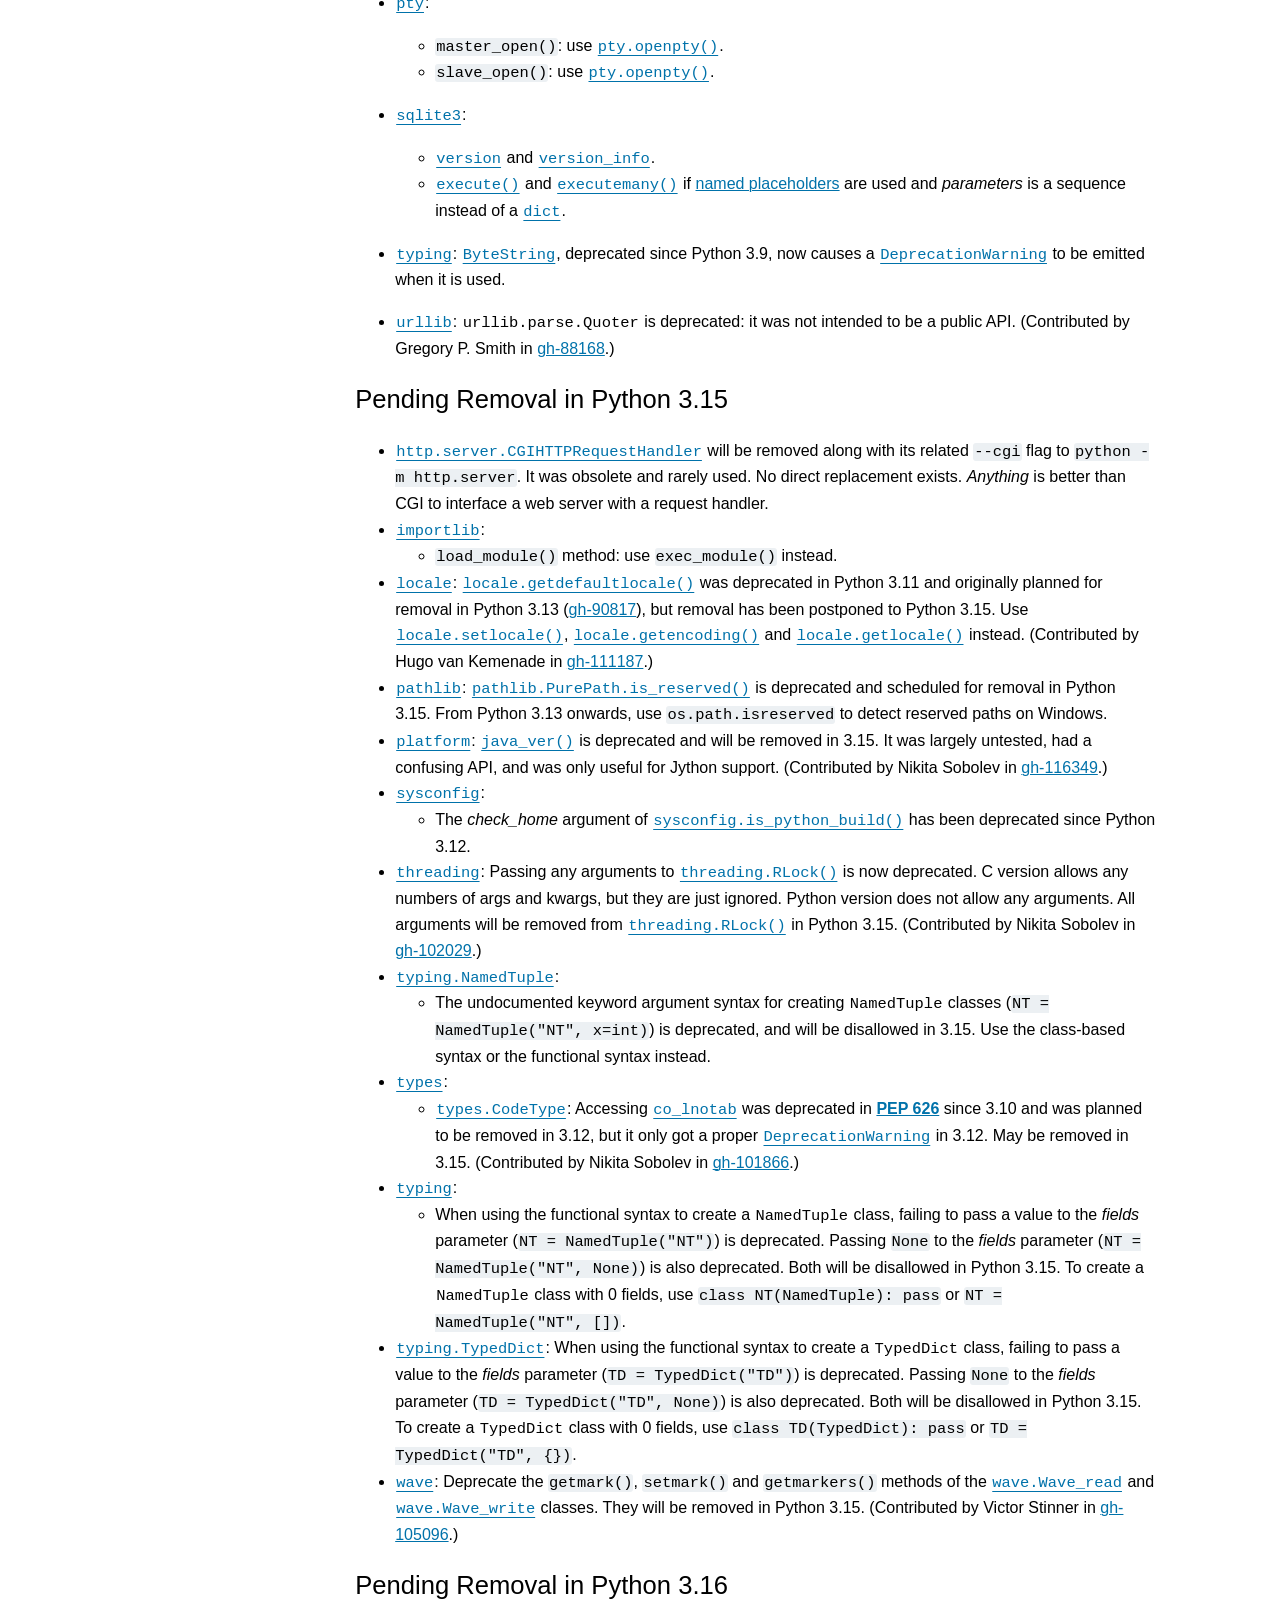
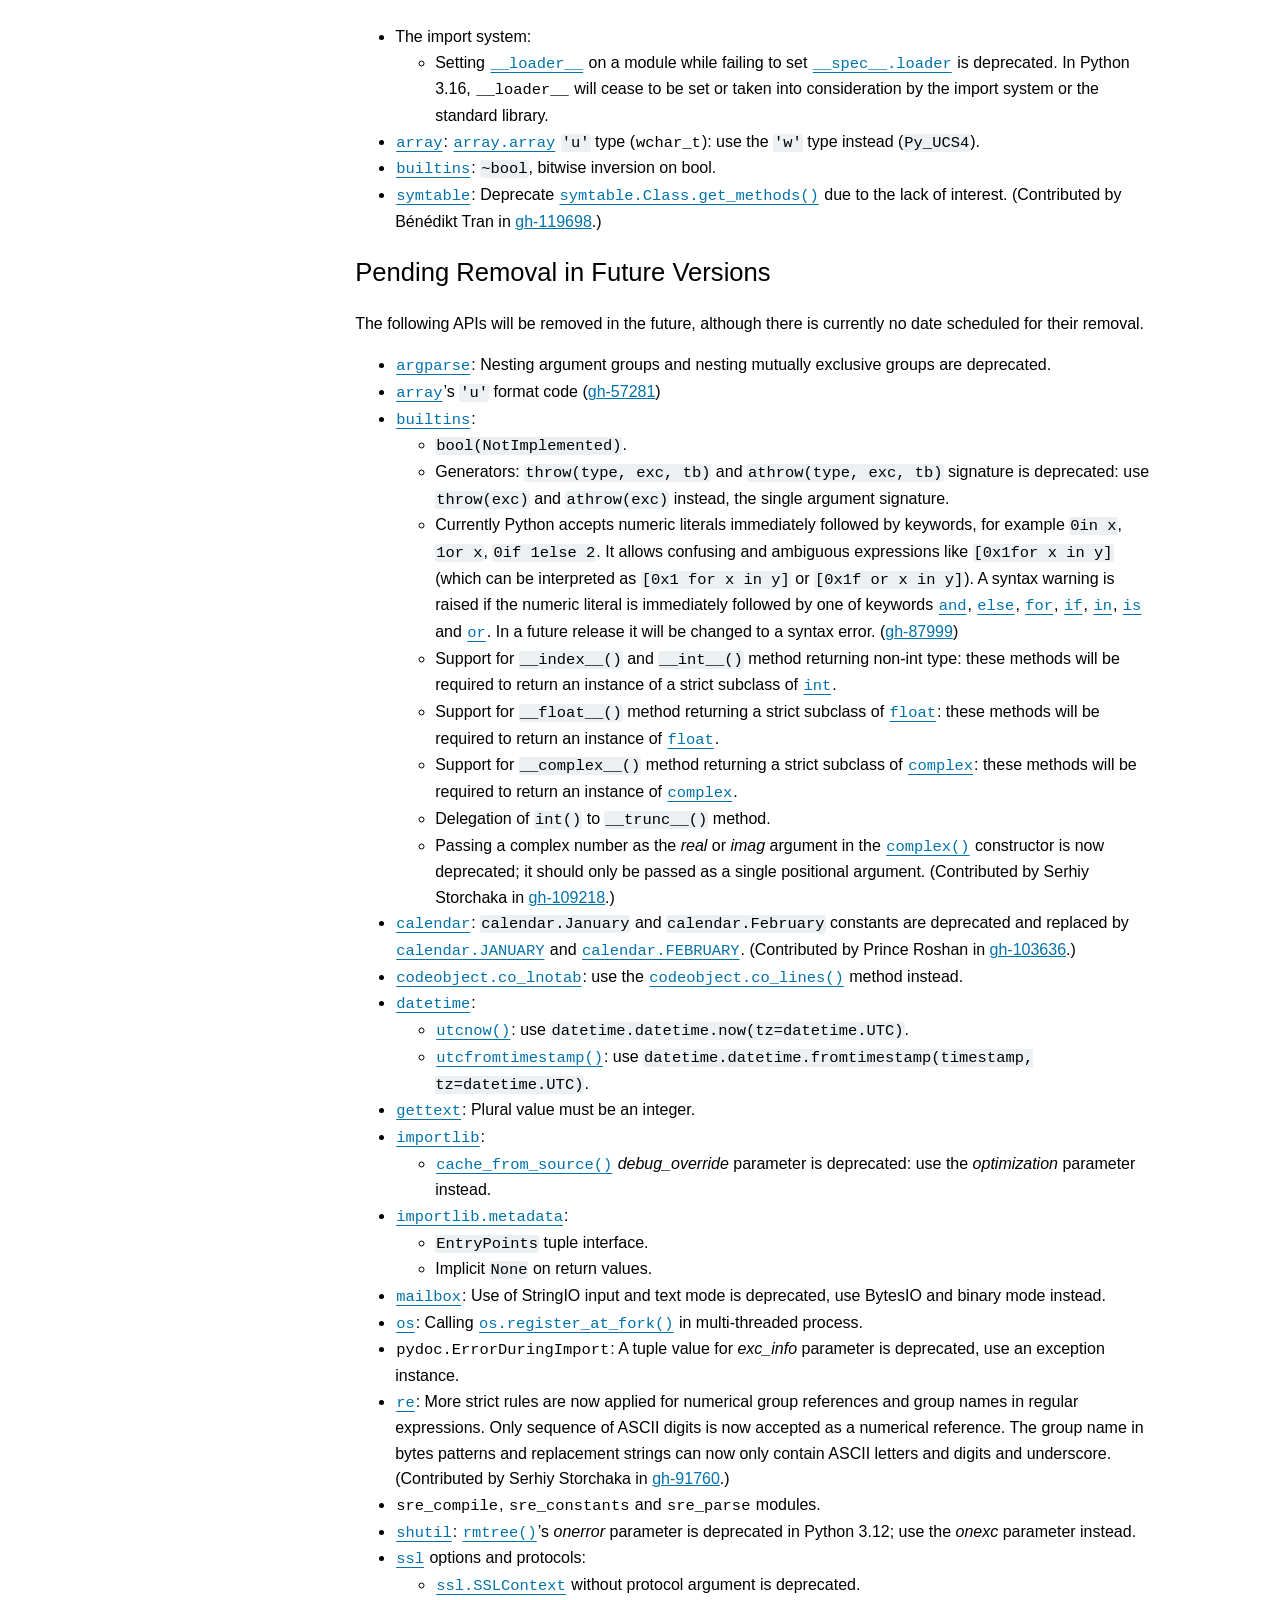
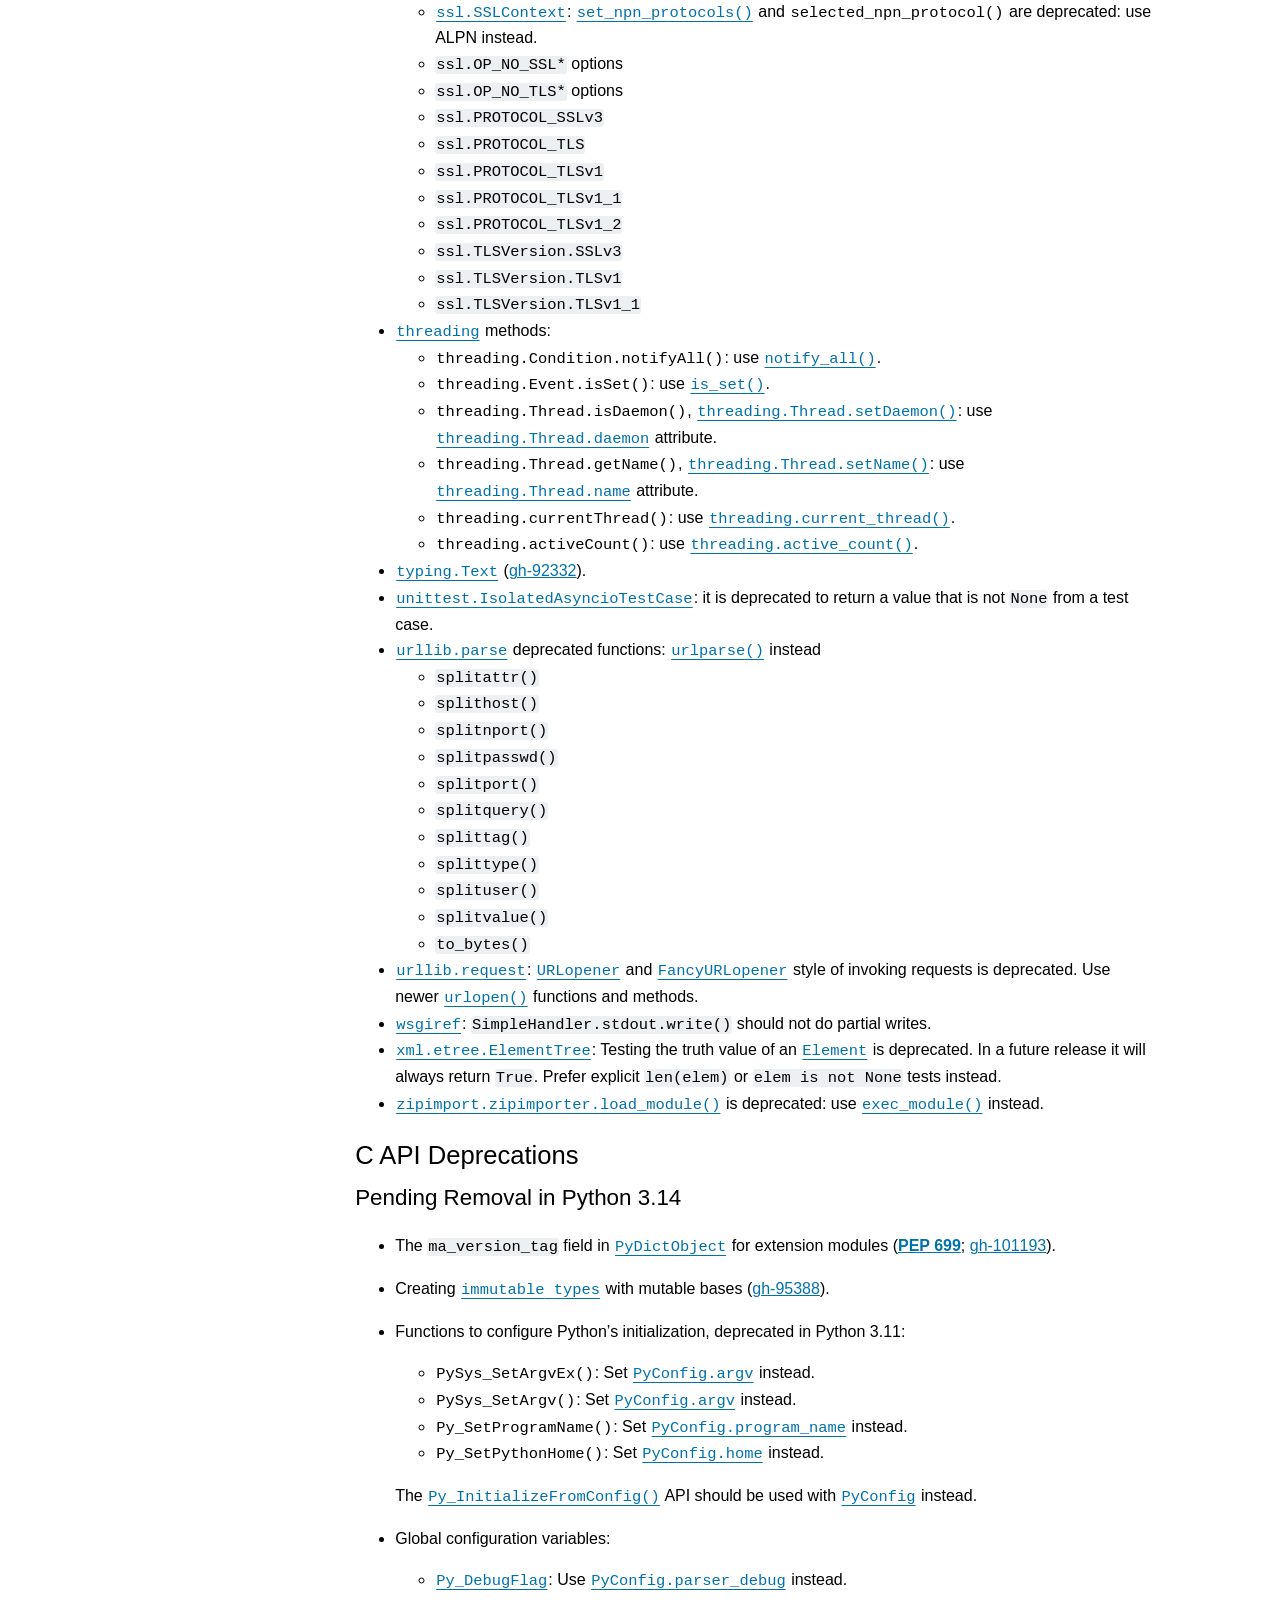
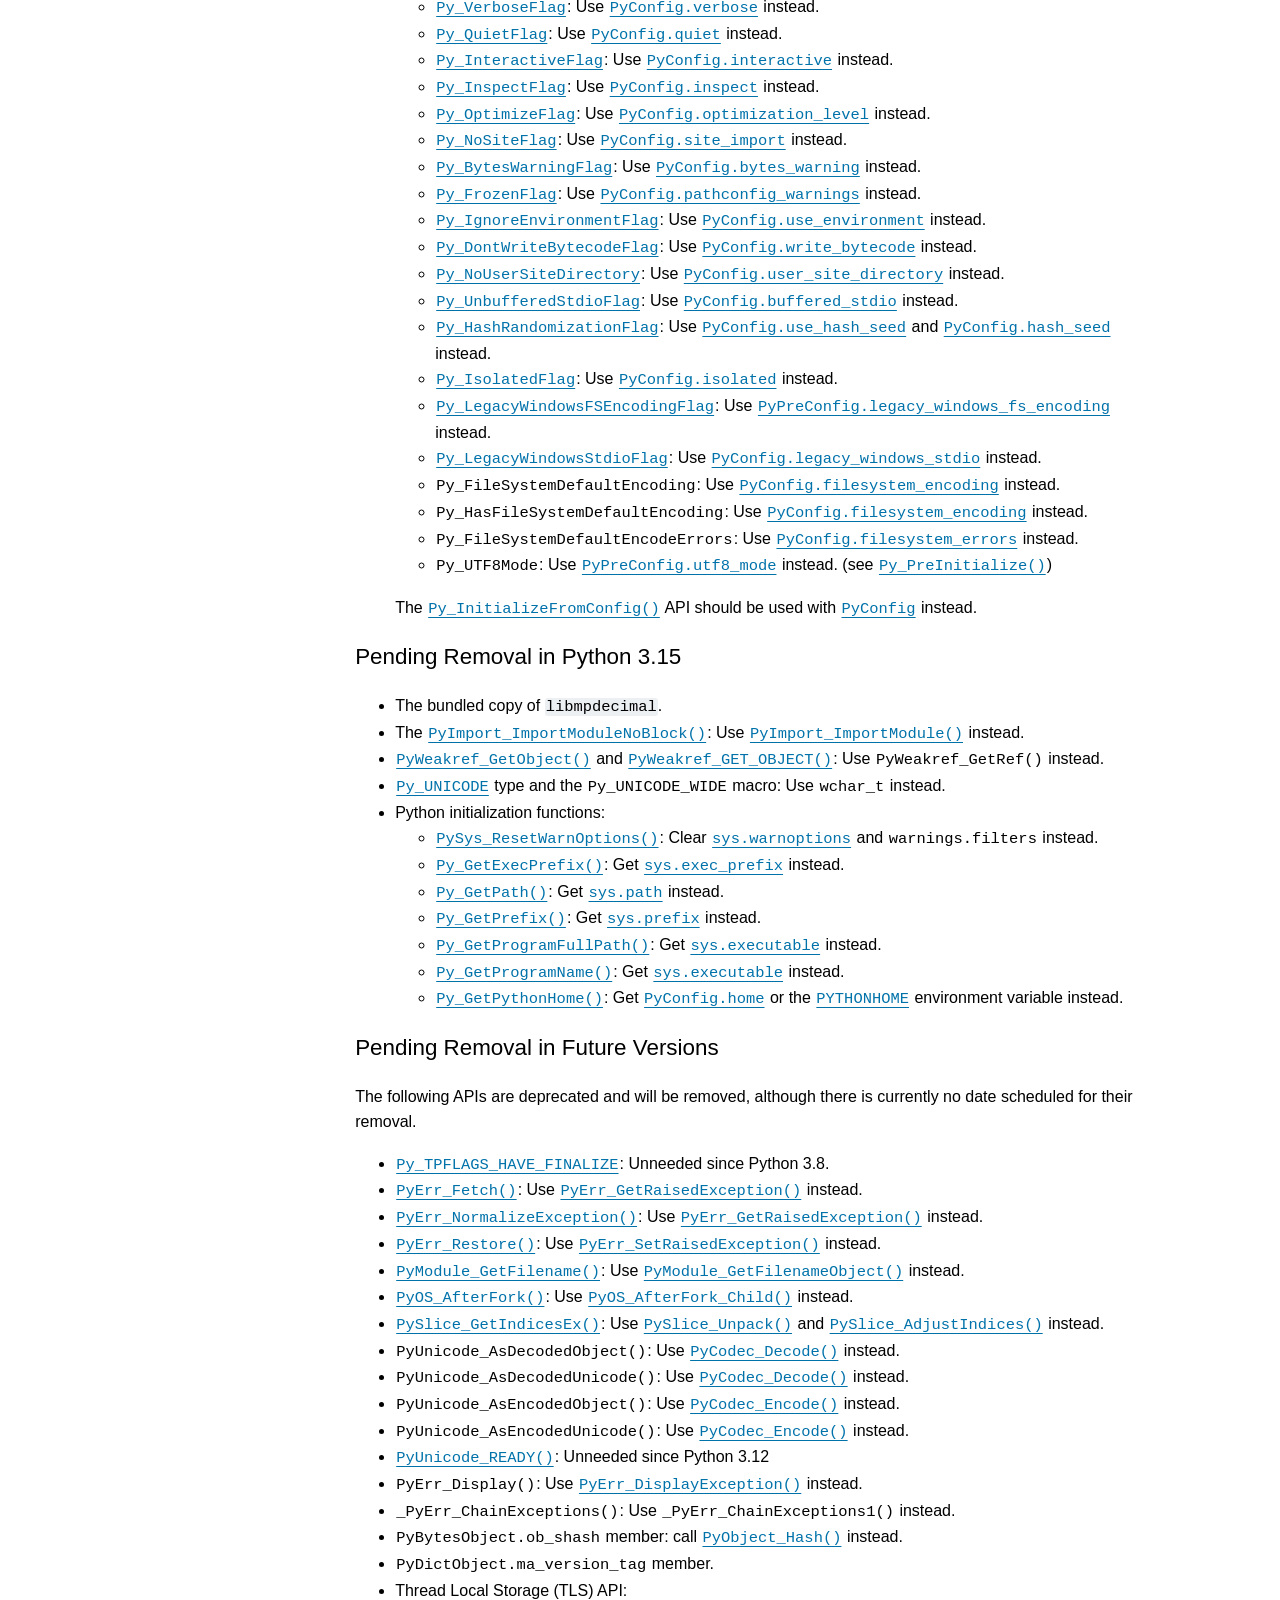
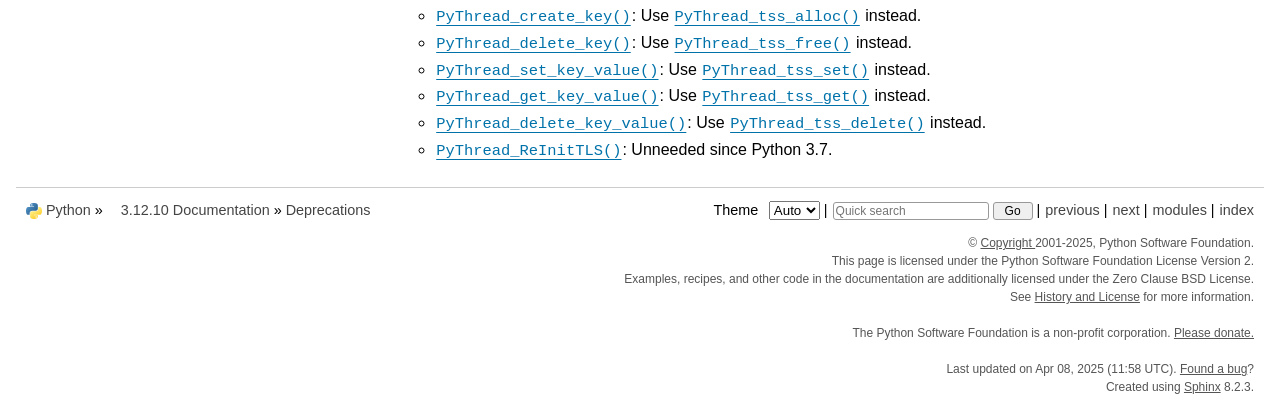
<file: Doc/html/deprecations/index.html>
<!DOCTYPE html>

<html lang="en" data-content_root="../">
  <head>
    <meta charset="utf-8" />
    <meta name="viewport" content="width=device-width, initial-scale=1.0" /><meta name="viewport" content="width=device-width, initial-scale=1" />
<meta property="og:title" content="Deprecations" />
<meta property="og:type" content="website" />
<meta property="og:url" content="https://docs.python.org/3/deprecations/index.html" />
<meta property="og:site_name" content="Python documentation" />
<meta property="og:description" content="Pending Removal in Python 3.13: Modules (see PEP 594): aifc, audioop, cgi, cgitb, chunk, crypt, imghdr, mailcap, msilib, nis, nntplib, ossaudiodev, pipes, sndhdr, spwd, sunau, telnetlib, uu, xdrlib..." />
<meta property="og:image" content="https://docs.python.org/3/_static/og-image.png" />
<meta property="og:image:alt" content="Python documentation" />
<meta name="description" content="Pending Removal in Python 3.13: Modules (see PEP 594): aifc, audioop, cgi, cgitb, chunk, crypt, imghdr, mailcap, msilib, nis, nntplib, ossaudiodev, pipes, sndhdr, spwd, sunau, telnetlib, uu, xdrlib..." />
<meta property="og:image:width" content="200">
<meta property="og:image:height" content="200">
<meta name="theme-color" content="#3776ab">

    <title>Deprecations &#8212; Python 3.12.10 documentation</title><meta name="viewport" content="width=device-width, initial-scale=1.0">
    
    <link rel="stylesheet" type="text/css" href="../_static/pygments.css?v=b86133f3" />
    <link rel="stylesheet" type="text/css" href="../_static/pydoctheme.css?v=23252803" />
    <link id="pygments_dark_css" media="(prefers-color-scheme: dark)" rel="stylesheet" type="text/css" href="../_static/pygments_dark.css?v=5349f25f" />
    
    <script src="../_static/documentation_options.js?v=e5e5df70"></script>
    <script src="../_static/doctools.js?v=9bcbadda"></script>
    <script src="../_static/sphinx_highlight.js?v=dc90522c"></script>
    
    <script src="../_static/sidebar.js"></script>
    
    <link rel="search" type="application/opensearchdescription+xml"
          title="Search within Python 3.12.10 documentation"
          href="../_static/opensearch.xml"/>
    <link rel="author" title="About these documents" href="../about.html" />
    <link rel="index" title="Index" href="../genindex.html" />
    <link rel="search" title="Search" href="../search.html" />
    <link rel="copyright" title="Copyright" href="../copyright.html" />
    <link rel="next" title="Glossary" href="../glossary.html" />
    <link rel="prev" title="“Why is Python Installed on my Computer?” FAQ" href="../faq/installed.html" />
    
    <link rel="canonical" href="https://docs.python.org/3/deprecations/index.html">
    
      
    

    
    <style>
      @media only screen {
        table.full-width-table {
            width: 100%;
        }
      }
    </style>
<link rel="stylesheet" href="../_static/pydoctheme_dark.css" media="(prefers-color-scheme: dark)" id="pydoctheme_dark_css">
    <link rel="shortcut icon" type="image/png" href="../_static/py.svg" />
            <script type="text/javascript" src="../_static/copybutton.js"></script>
            <script type="text/javascript" src="../_static/menu.js"></script>
            <script type="text/javascript" src="../_static/search-focus.js"></script>
            <script type="text/javascript" src="../_static/themetoggle.js"></script> 
            <script type="text/javascript" src="../_static/rtd_switcher.js"></script>
            <meta name="readthedocs-addons-api-version" content="1">

  </head>
<body>
<div class="mobile-nav">
    <input type="checkbox" id="menuToggler" class="toggler__input" aria-controls="navigation"
           aria-pressed="false" aria-expanded="false" role="button" aria-label="Menu" />
    <nav class="nav-content" role="navigation">
        <label for="menuToggler" class="toggler__label">
            <span></span>
        </label>
        <span class="nav-items-wrapper">
            <a href="https://www.python.org/" class="nav-logo">
                <img src="../_static/py.svg" alt="Python logo"/>
            </a>
            <span class="version_switcher_placeholder"></span>
            <form role="search" class="search" action="../search.html" method="get">
                <svg xmlns="http://www.w3.org/2000/svg" width="20" height="20" viewBox="0 0 24 24" class="search-icon">
                    <path fill-rule="nonzero" fill="currentColor" d="M15.5 14h-.79l-.28-.27a6.5 6.5 0 001.48-5.34c-.47-2.78-2.79-5-5.59-5.34a6.505 6.505 0 00-7.27 7.27c.34 2.8 2.56 5.12 5.34 5.59a6.5 6.5 0 005.34-1.48l.27.28v.79l4.25 4.25c.41.41 1.08.41 1.49 0 .41-.41.41-1.08 0-1.49L15.5 14zm-6 0C7.01 14 5 11.99 5 9.5S7.01 5 9.5 5 14 7.01 14 9.5 11.99 14 9.5 14z"></path>
                </svg>
                <input placeholder="Quick search" aria-label="Quick search" type="search" name="q" />
                <input type="submit" value="Go"/>
            </form>
        </span>
    </nav>
    <div class="menu-wrapper">
        <nav class="menu" role="navigation" aria-label="main navigation">
            <div class="language_switcher_placeholder"></div>
            
<label class="theme-selector-label">
    Theme
    <select class="theme-selector" oninput="activateTheme(this.value)">
        <option value="auto" selected>Auto</option>
        <option value="light">Light</option>
        <option value="dark">Dark</option>
    </select>
</label>
  <div>
    <h3><a href="../contents.html">Table of Contents</a></h3>
    <ul>
<li><a class="reference internal" href="#">Deprecations</a><ul>
<li><a class="reference internal" href="#pending-removal-in-python-3-13">Pending Removal in Python 3.13</a></li>
<li><a class="reference internal" href="#pending-removal-in-python-3-14">Pending Removal in Python 3.14</a></li>
<li><a class="reference internal" href="#pending-removal-in-python-3-15">Pending Removal in Python 3.15</a></li>
<li><a class="reference internal" href="#pending-removal-in-python-3-16">Pending Removal in Python 3.16</a></li>
<li><a class="reference internal" href="#pending-removal-in-future-versions">Pending Removal in Future Versions</a></li>
<li><a class="reference internal" href="#c-api-deprecations">C API Deprecations</a><ul>
<li><a class="reference internal" href="#id1">Pending Removal in Python 3.14</a></li>
<li><a class="reference internal" href="#id2">Pending Removal in Python 3.15</a></li>
<li><a class="reference internal" href="#id3">Pending Removal in Future Versions</a></li>
</ul>
</li>
</ul>
</li>
</ul>

  </div>
  <div>
    <h4>Previous topic</h4>
    <p class="topless"><a href="../faq/installed.html"
                          title="previous chapter">“Why is Python Installed on my Computer?” FAQ</a></p>
  </div>
  <div>
    <h4>Next topic</h4>
    <p class="topless"><a href="../glossary.html"
                          title="next chapter">Glossary</a></p>
  </div>
  <div role="note" aria-label="source link">
    <h3>This Page</h3>
    <ul class="this-page-menu">
      <li><a href="../bugs.html">Report a Bug</a></li>
      <li>
        <a href="https://github.com/python/cpython/blob/main/Doc/deprecations/index.rst"
            rel="nofollow">Show Source
        </a>
      </li>
    </ul>
  </div>
        </nav>
    </div>
</div>

  
    <div class="related" role="navigation" aria-label="Related">
      <h3>Navigation</h3>
      <ul>
        <li class="right" style="margin-right: 10px">
          <a href="../genindex.html" title="General Index"
             accesskey="I">index</a></li>
        <li class="right" >
          <a href="../py-modindex.html" title="Python Module Index"
             >modules</a> |</li>
        <li class="right" >
          <a href="../glossary.html" title="Glossary"
             accesskey="N">next</a> |</li>
        <li class="right" >
          <a href="../faq/installed.html" title="“Why is Python Installed on my Computer?” FAQ"
             accesskey="P">previous</a> |</li>

          <li><img src="../_static/py.svg" alt="Python logo" style="vertical-align: middle; margin-top: -1px"/></li>
          <li><a href="https://www.python.org/">Python</a> &#187;</li>
          <li class="switchers">
            <div class="language_switcher_placeholder"></div>
            <div class="version_switcher_placeholder"></div>
          </li>
          <li>
              
          </li>
    <li id="cpython-language-and-version">
      <a href="../index.html">3.12.10 Documentation</a> &#187;
    </li>

        <li class="nav-item nav-item-this"><a href="">Deprecations</a></li>
                <li class="right">
                    

    <div class="inline-search" role="search">
        <form class="inline-search" action="../search.html" method="get">
          <input placeholder="Quick search" aria-label="Quick search" type="search" name="q" id="search-box" />
          <input type="submit" value="Go" />
        </form>
    </div>
                     |
                </li>
            <li class="right">
<label class="theme-selector-label">
    Theme
    <select class="theme-selector" oninput="activateTheme(this.value)">
        <option value="auto" selected>Auto</option>
        <option value="light">Light</option>
        <option value="dark">Dark</option>
    </select>
</label> |</li>
            
      </ul>
    </div>    

    <div class="document">
      <div class="documentwrapper">
        <div class="bodywrapper">
          <div class="body" role="main">
            
  <section id="deprecations">
<h1>Deprecations<a class="headerlink" href="#deprecations" title="Link to this heading">¶</a></h1>
<section id="pending-removal-in-python-3-13">
<h2>Pending Removal in Python 3.13<a class="headerlink" href="#pending-removal-in-python-3-13" title="Link to this heading">¶</a></h2>
<p>Modules (see <span class="target" id="index-0"></span><a class="pep reference external" href="https://peps.python.org/pep-0594/"><strong>PEP 594</strong></a>):</p>
<ul class="simple">
<li><p><a class="reference internal" href="../library/aifc.html#module-aifc" title="aifc: Read and write audio files in AIFF or AIFC format. (deprecated)"><code class="xref py py-mod docutils literal notranslate"><span class="pre">aifc</span></code></a></p></li>
<li><p><a class="reference internal" href="../library/audioop.html#module-audioop" title="audioop: Manipulate raw audio data. (deprecated)"><code class="xref py py-mod docutils literal notranslate"><span class="pre">audioop</span></code></a></p></li>
<li><p><a class="reference internal" href="../library/cgi.html#module-cgi" title="cgi: Helpers for running Python scripts via the Common Gateway Interface. (deprecated)"><code class="xref py py-mod docutils literal notranslate"><span class="pre">cgi</span></code></a></p></li>
<li><p><a class="reference internal" href="../library/cgitb.html#module-cgitb" title="cgitb: Configurable traceback handler for CGI scripts. (deprecated)"><code class="xref py py-mod docutils literal notranslate"><span class="pre">cgitb</span></code></a></p></li>
<li><p><a class="reference internal" href="../library/chunk.html#module-chunk" title="chunk: Module to read IFF chunks. (deprecated)"><code class="xref py py-mod docutils literal notranslate"><span class="pre">chunk</span></code></a></p></li>
<li><p><a class="reference internal" href="../library/crypt.html#module-crypt" title="crypt: The crypt() function used to check Unix passwords. (deprecated) (Unix)"><code class="xref py py-mod docutils literal notranslate"><span class="pre">crypt</span></code></a></p></li>
<li><p><a class="reference internal" href="../library/imghdr.html#module-imghdr" title="imghdr: Determine the type of image contained in a file or byte stream. (deprecated)"><code class="xref py py-mod docutils literal notranslate"><span class="pre">imghdr</span></code></a></p></li>
<li><p><a class="reference internal" href="../library/mailcap.html#module-mailcap" title="mailcap: Mailcap file handling. (deprecated)"><code class="xref py py-mod docutils literal notranslate"><span class="pre">mailcap</span></code></a></p></li>
<li><p><a class="reference internal" href="../library/msilib.html#module-msilib" title="msilib: Creation of Microsoft Installer files, and CAB files. (deprecated) (Windows)"><code class="xref py py-mod docutils literal notranslate"><span class="pre">msilib</span></code></a></p></li>
<li><p><a class="reference internal" href="../library/nis.html#module-nis" title="nis: Interface to Sun's NIS (Yellow Pages) library. (deprecated) (Unix)"><code class="xref py py-mod docutils literal notranslate"><span class="pre">nis</span></code></a></p></li>
<li><p><a class="reference internal" href="../library/nntplib.html#module-nntplib" title="nntplib: NNTP protocol client (requires sockets). (deprecated)"><code class="xref py py-mod docutils literal notranslate"><span class="pre">nntplib</span></code></a></p></li>
<li><p><a class="reference internal" href="../library/ossaudiodev.html#module-ossaudiodev" title="ossaudiodev: Access to OSS-compatible audio devices. (deprecated) (Linux, FreeBSD)"><code class="xref py py-mod docutils literal notranslate"><span class="pre">ossaudiodev</span></code></a></p></li>
<li><p><a class="reference internal" href="../library/pipes.html#module-pipes" title="pipes: A Python interface to Unix shell pipelines. (deprecated) (Unix)"><code class="xref py py-mod docutils literal notranslate"><span class="pre">pipes</span></code></a></p></li>
<li><p><a class="reference internal" href="../library/sndhdr.html#module-sndhdr" title="sndhdr: Determine type of a sound file. (deprecated)"><code class="xref py py-mod docutils literal notranslate"><span class="pre">sndhdr</span></code></a></p></li>
<li><p><a class="reference internal" href="../library/spwd.html#module-spwd" title="spwd: The shadow password database (getspnam() and friends). (deprecated) (Unix)"><code class="xref py py-mod docutils literal notranslate"><span class="pre">spwd</span></code></a></p></li>
<li><p><a class="reference internal" href="../library/sunau.html#module-sunau" title="sunau: Provide an interface to the Sun AU sound format. (deprecated)"><code class="xref py py-mod docutils literal notranslate"><span class="pre">sunau</span></code></a></p></li>
<li><p><a class="reference internal" href="../library/telnetlib.html#module-telnetlib" title="telnetlib: Telnet client class. (deprecated)"><code class="xref py py-mod docutils literal notranslate"><span class="pre">telnetlib</span></code></a></p></li>
<li><p><a class="reference internal" href="../library/uu.html#module-uu" title="uu: Encode and decode files in uuencode format. (deprecated)"><code class="xref py py-mod docutils literal notranslate"><span class="pre">uu</span></code></a></p></li>
<li><p><a class="reference internal" href="../library/xdrlib.html#module-xdrlib" title="xdrlib: Encoders and decoders for the External Data Representation (XDR). (deprecated)"><code class="xref py py-mod docutils literal notranslate"><span class="pre">xdrlib</span></code></a></p></li>
</ul>
<p>Other modules:</p>
<ul class="simple">
<li><p><code class="xref py py-mod docutils literal notranslate"><span class="pre">lib2to3</span></code>, and the <strong class="program">2to3</strong> program (<a class="reference external" href="https://github.com/python/cpython/issues/84540">gh-84540</a>)</p></li>
</ul>
<p>APIs:</p>
<ul>
<li><p><code class="xref py py-class docutils literal notranslate"><span class="pre">configparser.LegacyInterpolation</span></code> (<a class="reference external" href="https://github.com/python/cpython/issues/90765">gh-90765</a>)</p></li>
<li><p><code class="docutils literal notranslate"><span class="pre">locale.resetlocale()</span></code> (<a class="reference external" href="https://github.com/python/cpython/issues/90817">gh-90817</a>)</p></li>
<li><p><code class="xref py py-meth docutils literal notranslate"><span class="pre">turtle.RawTurtle.settiltangle()</span></code> (<a class="reference external" href="https://github.com/python/cpython/issues/50096">gh-50096</a>)</p></li>
<li><p><code class="xref py py-func docutils literal notranslate"><span class="pre">unittest.findTestCases()</span></code> (<a class="reference external" href="https://github.com/python/cpython/issues/50096">gh-50096</a>)</p></li>
<li><p><code class="xref py py-func docutils literal notranslate"><span class="pre">unittest.getTestCaseNames()</span></code> (<a class="reference external" href="https://github.com/python/cpython/issues/50096">gh-50096</a>)</p></li>
<li><p><code class="xref py py-func docutils literal notranslate"><span class="pre">unittest.makeSuite()</span></code> (<a class="reference external" href="https://github.com/python/cpython/issues/50096">gh-50096</a>)</p></li>
<li><p><code class="xref py py-meth docutils literal notranslate"><span class="pre">unittest.TestProgram.usageExit()</span></code> (<a class="reference external" href="https://github.com/python/cpython/issues/67048">gh-67048</a>)</p></li>
<li><p><code class="xref py py-class docutils literal notranslate"><span class="pre">webbrowser.MacOSX</span></code> (<a class="reference external" href="https://github.com/python/cpython/issues/86421">gh-86421</a>)</p></li>
<li><p><a class="reference internal" href="../library/functions.html#classmethod" title="classmethod"><code class="xref py py-class docutils literal notranslate"><span class="pre">classmethod</span></code></a> descriptor chaining (<a class="reference external" href="https://github.com/python/cpython/issues/89519">gh-89519</a>)</p></li>
<li><p><a class="reference internal" href="../library/importlib.resources.html#module-importlib.resources" title="importlib.resources: Package resource reading, opening, and access"><code class="xref py py-mod docutils literal notranslate"><span class="pre">importlib.resources</span></code></a> deprecated methods:</p>
<ul class="simple">
<li><p><code class="docutils literal notranslate"><span class="pre">contents()</span></code></p></li>
<li><p><code class="docutils literal notranslate"><span class="pre">is_resource()</span></code></p></li>
<li><p><code class="docutils literal notranslate"><span class="pre">open_binary()</span></code></p></li>
<li><p><code class="docutils literal notranslate"><span class="pre">open_text()</span></code></p></li>
<li><p><code class="docutils literal notranslate"><span class="pre">path()</span></code></p></li>
<li><p><code class="docutils literal notranslate"><span class="pre">read_binary()</span></code></p></li>
<li><p><code class="docutils literal notranslate"><span class="pre">read_text()</span></code></p></li>
</ul>
<p>Use <a class="reference internal" href="../library/importlib.resources.html#importlib.resources.files" title="importlib.resources.files"><code class="xref py py-func docutils literal notranslate"><span class="pre">importlib.resources.files()</span></code></a> instead.  Refer to <a class="reference external" href="https://importlib-resources.readthedocs.io/en/latest/using.html#migrating-from-legacy">importlib-resources: Migrating from Legacy</a> (<a class="reference external" href="https://github.com/python/cpython/issues/106531">gh-106531</a>)</p>
</li>
</ul>
</section>
<section id="pending-removal-in-python-3-14">
<h2>Pending Removal in Python 3.14<a class="headerlink" href="#pending-removal-in-python-3-14" title="Link to this heading">¶</a></h2>
<ul>
<li><p><a class="reference internal" href="../library/argparse.html#module-argparse" title="argparse: Command-line option and argument parsing library."><code class="xref py py-mod docutils literal notranslate"><span class="pre">argparse</span></code></a>: The <em>type</em>, <em>choices</em>, and <em>metavar</em> parameters
of <code class="xref py py-class docutils literal notranslate"><span class="pre">argparse.BooleanOptionalAction</span></code> are deprecated
and will be removed in 3.14.
(Contributed by Nikita Sobolev in <a class="reference external" href="https://github.com/python/cpython/issues/92248">gh-92248</a>.)</p></li>
<li><p><a class="reference internal" href="../library/ast.html#module-ast" title="ast: Abstract Syntax Tree classes and manipulation."><code class="xref py py-mod docutils literal notranslate"><span class="pre">ast</span></code></a>: The following features have been deprecated in documentation
since Python 3.8, now cause a <a class="reference internal" href="../library/exceptions.html#DeprecationWarning" title="DeprecationWarning"><code class="xref py py-exc docutils literal notranslate"><span class="pre">DeprecationWarning</span></code></a> to be emitted at
runtime when they are accessed or used, and will be removed in Python 3.14:</p>
<ul class="simple">
<li><p><code class="xref py py-class docutils literal notranslate"><span class="pre">ast.Num</span></code></p></li>
<li><p><code class="xref py py-class docutils literal notranslate"><span class="pre">ast.Str</span></code></p></li>
<li><p><code class="xref py py-class docutils literal notranslate"><span class="pre">ast.Bytes</span></code></p></li>
<li><p><code class="xref py py-class docutils literal notranslate"><span class="pre">ast.NameConstant</span></code></p></li>
<li><p><code class="xref py py-class docutils literal notranslate"><span class="pre">ast.Ellipsis</span></code></p></li>
</ul>
<p>Use <a class="reference internal" href="../library/ast.html#ast.Constant" title="ast.Constant"><code class="xref py py-class docutils literal notranslate"><span class="pre">ast.Constant</span></code></a> instead.
(Contributed by Serhiy Storchaka in <a class="reference external" href="https://github.com/python/cpython/issues/90953">gh-90953</a>.)</p>
</li>
<li><p><a class="reference internal" href="../library/asyncio.html#module-asyncio" title="asyncio: Asynchronous I/O."><code class="xref py py-mod docutils literal notranslate"><span class="pre">asyncio</span></code></a>:</p>
<ul class="simple">
<li><p>The child watcher classes <a class="reference internal" href="../library/asyncio-policy.html#asyncio.MultiLoopChildWatcher" title="asyncio.MultiLoopChildWatcher"><code class="xref py py-class docutils literal notranslate"><span class="pre">MultiLoopChildWatcher</span></code></a>,
<a class="reference internal" href="../library/asyncio-policy.html#asyncio.FastChildWatcher" title="asyncio.FastChildWatcher"><code class="xref py py-class docutils literal notranslate"><span class="pre">FastChildWatcher</span></code></a>, <a class="reference internal" href="../library/asyncio-policy.html#asyncio.AbstractChildWatcher" title="asyncio.AbstractChildWatcher"><code class="xref py py-class docutils literal notranslate"><span class="pre">AbstractChildWatcher</span></code></a>
and <a class="reference internal" href="../library/asyncio-policy.html#asyncio.SafeChildWatcher" title="asyncio.SafeChildWatcher"><code class="xref py py-class docutils literal notranslate"><span class="pre">SafeChildWatcher</span></code></a> are deprecated and
will be removed in Python 3.14.
(Contributed by Kumar Aditya in <a class="reference external" href="https://github.com/python/cpython/issues/94597">gh-94597</a>.)</p></li>
<li><p><a class="reference internal" href="../library/asyncio-policy.html#asyncio.set_child_watcher" title="asyncio.set_child_watcher"><code class="xref py py-func docutils literal notranslate"><span class="pre">asyncio.set_child_watcher()</span></code></a>, <a class="reference internal" href="../library/asyncio-policy.html#asyncio.get_child_watcher" title="asyncio.get_child_watcher"><code class="xref py py-func docutils literal notranslate"><span class="pre">asyncio.get_child_watcher()</span></code></a>,
<a class="reference internal" href="../library/asyncio-policy.html#asyncio.AbstractEventLoopPolicy.set_child_watcher" title="asyncio.AbstractEventLoopPolicy.set_child_watcher"><code class="xref py py-meth docutils literal notranslate"><span class="pre">asyncio.AbstractEventLoopPolicy.set_child_watcher()</span></code></a> and
<a class="reference internal" href="../library/asyncio-policy.html#asyncio.AbstractEventLoopPolicy.get_child_watcher" title="asyncio.AbstractEventLoopPolicy.get_child_watcher"><code class="xref py py-meth docutils literal notranslate"><span class="pre">asyncio.AbstractEventLoopPolicy.get_child_watcher()</span></code></a> are deprecated
and will be removed in Python 3.14.
(Contributed by Kumar Aditya in <a class="reference external" href="https://github.com/python/cpython/issues/94597">gh-94597</a>.)</p></li>
<li><p>The <a class="reference internal" href="../library/asyncio-eventloop.html#asyncio.get_event_loop" title="asyncio.get_event_loop"><code class="xref py py-meth docutils literal notranslate"><span class="pre">get_event_loop()</span></code></a> method of the
default event loop policy now emits a <a class="reference internal" href="../library/exceptions.html#DeprecationWarning" title="DeprecationWarning"><code class="xref py py-exc docutils literal notranslate"><span class="pre">DeprecationWarning</span></code></a> if there
is no current event loop set and it decides to create one.
(Contributed by Serhiy Storchaka and Guido van Rossum in <a class="reference external" href="https://github.com/python/cpython/issues/100160">gh-100160</a>.)</p></li>
</ul>
</li>
<li><p><a class="reference internal" href="../library/collections.abc.html#module-collections.abc" title="collections.abc: Abstract base classes for containers"><code class="xref py py-mod docutils literal notranslate"><span class="pre">collections.abc</span></code></a>: Deprecated <a class="reference internal" href="../library/collections.abc.html#collections.abc.ByteString" title="collections.abc.ByteString"><code class="xref py py-class docutils literal notranslate"><span class="pre">ByteString</span></code></a>.
Prefer <code class="xref py py-class docutils literal notranslate"><span class="pre">Sequence</span></code> or <a class="reference internal" href="../library/collections.abc.html#collections.abc.Buffer" title="collections.abc.Buffer"><code class="xref py py-class docutils literal notranslate"><span class="pre">Buffer</span></code></a>.
For use in typing, prefer a union, like <code class="docutils literal notranslate"><span class="pre">bytes</span> <span class="pre">|</span> <span class="pre">bytearray</span></code>,
or <a class="reference internal" href="../library/collections.abc.html#collections.abc.Buffer" title="collections.abc.Buffer"><code class="xref py py-class docutils literal notranslate"><span class="pre">collections.abc.Buffer</span></code></a>.
(Contributed by Shantanu Jain in <a class="reference external" href="https://github.com/python/cpython/issues/91896">gh-91896</a>.)</p></li>
<li><p><a class="reference internal" href="../library/email.html#module-email" title="email: Package supporting the parsing, manipulating, and generating email messages."><code class="xref py py-mod docutils literal notranslate"><span class="pre">email</span></code></a>: Deprecated the <em>isdst</em> parameter in <a class="reference internal" href="../library/email.utils.html#email.utils.localtime" title="email.utils.localtime"><code class="xref py py-func docutils literal notranslate"><span class="pre">email.utils.localtime()</span></code></a>.
(Contributed by Alan Williams in <a class="reference external" href="https://github.com/python/cpython/issues/72346">gh-72346</a>.)</p></li>
<li><p><a class="reference internal" href="../library/importlib.html#module-importlib" title="importlib: The implementation of the import machinery."><code class="xref py py-mod docutils literal notranslate"><span class="pre">importlib</span></code></a>: <code class="docutils literal notranslate"><span class="pre">__package__</span></code> and <code class="docutils literal notranslate"><span class="pre">__cached__</span></code> will cease to be set or
taken into consideration by the import system (<a class="reference external" href="https://github.com/python/cpython/issues/97879">gh-97879</a>).</p></li>
<li><p><a class="reference internal" href="../library/importlib.html#module-importlib.abc" title="importlib.abc: Abstract base classes related to import"><code class="xref py py-mod docutils literal notranslate"><span class="pre">importlib.abc</span></code></a> deprecated classes:</p>
<ul class="simple">
<li><p><code class="xref py py-class docutils literal notranslate"><span class="pre">importlib.abc.ResourceReader</span></code></p></li>
<li><p><code class="xref py py-class docutils literal notranslate"><span class="pre">importlib.abc.Traversable</span></code></p></li>
<li><p><code class="xref py py-class docutils literal notranslate"><span class="pre">importlib.abc.TraversableResources</span></code></p></li>
</ul>
<p>Use <a class="reference internal" href="../library/importlib.resources.abc.html#module-importlib.resources.abc" title="importlib.resources.abc: Abstract base classes for resources"><code class="xref py py-mod docutils literal notranslate"><span class="pre">importlib.resources.abc</span></code></a> classes instead:</p>
<ul class="simple">
<li><p><a class="reference internal" href="../library/importlib.resources.abc.html#importlib.resources.abc.Traversable" title="importlib.resources.abc.Traversable"><code class="xref py py-class docutils literal notranslate"><span class="pre">importlib.resources.abc.Traversable</span></code></a></p></li>
<li><p><a class="reference internal" href="../library/importlib.resources.abc.html#importlib.resources.abc.TraversableResources" title="importlib.resources.abc.TraversableResources"><code class="xref py py-class docutils literal notranslate"><span class="pre">importlib.resources.abc.TraversableResources</span></code></a></p></li>
</ul>
<p>(Contributed by Jason R. Coombs and Hugo van Kemenade in <a class="reference external" href="https://github.com/python/cpython/issues/93963">gh-93963</a>.)</p>
</li>
<li><p><a class="reference internal" href="../library/itertools.html#module-itertools" title="itertools: Functions creating iterators for efficient looping."><code class="xref py py-mod docutils literal notranslate"><span class="pre">itertools</span></code></a> had undocumented, inefficient, historically buggy,
and inconsistent support for copy, deepcopy, and pickle operations.
This will be removed in 3.14 for a significant reduction in code
volume and maintenance burden.
(Contributed by Raymond Hettinger in <a class="reference external" href="https://github.com/python/cpython/issues/101588">gh-101588</a>.)</p></li>
<li><p><a class="reference internal" href="../library/multiprocessing.html#module-multiprocessing" title="multiprocessing: Process-based parallelism."><code class="xref py py-mod docutils literal notranslate"><span class="pre">multiprocessing</span></code></a>: The default start method will change to a safer one on
Linux, BSDs, and other non-macOS POSIX platforms where <code class="docutils literal notranslate"><span class="pre">'fork'</span></code> is currently
the default (<a class="reference external" href="https://github.com/python/cpython/issues/84559">gh-84559</a>). Adding a runtime warning about this was deemed too
disruptive as the majority of code is not expected to care. Use the
<a class="reference internal" href="../library/multiprocessing.html#multiprocessing.get_context" title="multiprocessing.get_context"><code class="xref py py-func docutils literal notranslate"><span class="pre">get_context()</span></code></a> or
<a class="reference internal" href="../library/multiprocessing.html#multiprocessing.set_start_method" title="multiprocessing.set_start_method"><code class="xref py py-func docutils literal notranslate"><span class="pre">set_start_method()</span></code></a> APIs to explicitly specify when
your code <em>requires</em> <code class="docutils literal notranslate"><span class="pre">'fork'</span></code>.  See <a class="reference internal" href="../library/multiprocessing.html#multiprocessing-start-methods"><span class="std std-ref">Contexts and start methods</span></a>.</p></li>
<li><p><a class="reference internal" href="../library/pathlib.html#module-pathlib" title="pathlib: Object-oriented filesystem paths"><code class="xref py py-mod docutils literal notranslate"><span class="pre">pathlib</span></code></a>: <a class="reference internal" href="../library/pathlib.html#pathlib.PurePath.is_relative_to" title="pathlib.PurePath.is_relative_to"><code class="xref py py-meth docutils literal notranslate"><span class="pre">is_relative_to()</span></code></a> and
<a class="reference internal" href="../library/pathlib.html#pathlib.PurePath.relative_to" title="pathlib.PurePath.relative_to"><code class="xref py py-meth docutils literal notranslate"><span class="pre">relative_to()</span></code></a>: passing additional arguments is
deprecated.</p></li>
<li><p><a class="reference internal" href="../library/pkgutil.html#module-pkgutil" title="pkgutil: Utilities for the import system."><code class="xref py py-mod docutils literal notranslate"><span class="pre">pkgutil</span></code></a>: <a class="reference internal" href="../library/pkgutil.html#pkgutil.find_loader" title="pkgutil.find_loader"><code class="xref py py-func docutils literal notranslate"><span class="pre">find_loader()</span></code></a> and <a class="reference internal" href="../library/pkgutil.html#pkgutil.get_loader" title="pkgutil.get_loader"><code class="xref py py-func docutils literal notranslate"><span class="pre">get_loader()</span></code></a>
now raise <a class="reference internal" href="../library/exceptions.html#DeprecationWarning" title="DeprecationWarning"><code class="xref py py-exc docutils literal notranslate"><span class="pre">DeprecationWarning</span></code></a>;
use <a class="reference internal" href="../library/importlib.html#importlib.util.find_spec" title="importlib.util.find_spec"><code class="xref py py-func docutils literal notranslate"><span class="pre">importlib.util.find_spec()</span></code></a> instead.
(Contributed by Nikita Sobolev in <a class="reference external" href="https://github.com/python/cpython/issues/97850">gh-97850</a>.)</p></li>
<li><p><a class="reference internal" href="../library/pty.html#module-pty" title="pty: Pseudo-Terminal Handling for Unix. (Unix)"><code class="xref py py-mod docutils literal notranslate"><span class="pre">pty</span></code></a>:</p>
<ul class="simple">
<li><p><code class="docutils literal notranslate"><span class="pre">master_open()</span></code>: use <a class="reference internal" href="../library/pty.html#pty.openpty" title="pty.openpty"><code class="xref py py-func docutils literal notranslate"><span class="pre">pty.openpty()</span></code></a>.</p></li>
<li><p><code class="docutils literal notranslate"><span class="pre">slave_open()</span></code>: use <a class="reference internal" href="../library/pty.html#pty.openpty" title="pty.openpty"><code class="xref py py-func docutils literal notranslate"><span class="pre">pty.openpty()</span></code></a>.</p></li>
</ul>
</li>
<li><p><a class="reference internal" href="../library/sqlite3.html#module-sqlite3" title="sqlite3: A DB-API 2.0 implementation using SQLite 3.x."><code class="xref py py-mod docutils literal notranslate"><span class="pre">sqlite3</span></code></a>:</p>
<ul class="simple">
<li><p><a class="reference internal" href="../library/sqlite3.html#sqlite3.version" title="sqlite3.version"><code class="xref py py-data docutils literal notranslate"><span class="pre">version</span></code></a> and <a class="reference internal" href="../library/sqlite3.html#sqlite3.version_info" title="sqlite3.version_info"><code class="xref py py-data docutils literal notranslate"><span class="pre">version_info</span></code></a>.</p></li>
<li><p><a class="reference internal" href="../library/sqlite3.html#sqlite3.Cursor.execute" title="sqlite3.Cursor.execute"><code class="xref py py-meth docutils literal notranslate"><span class="pre">execute()</span></code></a> and <a class="reference internal" href="../library/sqlite3.html#sqlite3.Cursor.executemany" title="sqlite3.Cursor.executemany"><code class="xref py py-meth docutils literal notranslate"><span class="pre">executemany()</span></code></a>
if <a class="reference internal" href="../library/sqlite3.html#sqlite3-placeholders"><span class="std std-ref">named placeholders</span></a> are used and
<em>parameters</em> is a sequence instead of a <a class="reference internal" href="../library/stdtypes.html#dict" title="dict"><code class="xref py py-class docutils literal notranslate"><span class="pre">dict</span></code></a>.</p></li>
</ul>
</li>
<li><p><a class="reference internal" href="../library/typing.html#module-typing" title="typing: Support for type hints (see :pep:`484`)."><code class="xref py py-mod docutils literal notranslate"><span class="pre">typing</span></code></a>: <a class="reference internal" href="../library/typing.html#typing.ByteString" title="typing.ByteString"><code class="xref py py-class docutils literal notranslate"><span class="pre">ByteString</span></code></a>, deprecated since Python 3.9,
now causes a <a class="reference internal" href="../library/exceptions.html#DeprecationWarning" title="DeprecationWarning"><code class="xref py py-exc docutils literal notranslate"><span class="pre">DeprecationWarning</span></code></a> to be emitted when it is used.</p></li>
<li><p><a class="reference internal" href="../library/urllib.html#module-urllib" title="urllib"><code class="xref py py-mod docutils literal notranslate"><span class="pre">urllib</span></code></a>:
<code class="xref py py-class docutils literal notranslate"><span class="pre">urllib.parse.Quoter</span></code> is deprecated: it was not intended to be a
public API.
(Contributed by Gregory P. Smith in <a class="reference external" href="https://github.com/python/cpython/issues/88168">gh-88168</a>.)</p></li>
</ul>
</section>
<section id="pending-removal-in-python-3-15">
<h2>Pending Removal in Python 3.15<a class="headerlink" href="#pending-removal-in-python-3-15" title="Link to this heading">¶</a></h2>
<ul class="simple">
<li><p><a class="reference internal" href="../library/http.server.html#http.server.CGIHTTPRequestHandler" title="http.server.CGIHTTPRequestHandler"><code class="xref py py-class docutils literal notranslate"><span class="pre">http.server.CGIHTTPRequestHandler</span></code></a> will be removed along with its
related <code class="docutils literal notranslate"><span class="pre">--cgi</span></code> flag to <code class="docutils literal notranslate"><span class="pre">python</span> <span class="pre">-m</span> <span class="pre">http.server</span></code>.  It was obsolete and
rarely used.  No direct replacement exists.  <em>Anything</em> is better than CGI
to interface a web server with a request handler.</p></li>
<li><p><a class="reference internal" href="../library/importlib.html#module-importlib" title="importlib: The implementation of the import machinery."><code class="xref py py-mod docutils literal notranslate"><span class="pre">importlib</span></code></a>:</p>
<ul>
<li><p><code class="docutils literal notranslate"><span class="pre">load_module()</span></code> method: use <code class="docutils literal notranslate"><span class="pre">exec_module()</span></code> instead.</p></li>
</ul>
</li>
<li><p><a class="reference internal" href="../library/locale.html#module-locale" title="locale: Internationalization services."><code class="xref py py-class docutils literal notranslate"><span class="pre">locale</span></code></a>: <a class="reference internal" href="../library/locale.html#locale.getdefaultlocale" title="locale.getdefaultlocale"><code class="xref py py-func docutils literal notranslate"><span class="pre">locale.getdefaultlocale()</span></code></a> was deprecated in Python 3.11
and originally planned for removal in Python 3.13 (<a class="reference external" href="https://github.com/python/cpython/issues/90817">gh-90817</a>),
but removal has been postponed to Python 3.15.
Use <a class="reference internal" href="../library/locale.html#locale.setlocale" title="locale.setlocale"><code class="xref py py-func docutils literal notranslate"><span class="pre">locale.setlocale()</span></code></a>, <a class="reference internal" href="../library/locale.html#locale.getencoding" title="locale.getencoding"><code class="xref py py-func docutils literal notranslate"><span class="pre">locale.getencoding()</span></code></a> and
<a class="reference internal" href="../library/locale.html#locale.getlocale" title="locale.getlocale"><code class="xref py py-func docutils literal notranslate"><span class="pre">locale.getlocale()</span></code></a> instead.
(Contributed by Hugo van Kemenade in <a class="reference external" href="https://github.com/python/cpython/issues/111187">gh-111187</a>.)</p></li>
<li><p><a class="reference internal" href="../library/pathlib.html#module-pathlib" title="pathlib: Object-oriented filesystem paths"><code class="xref py py-mod docutils literal notranslate"><span class="pre">pathlib</span></code></a>:
<a class="reference internal" href="../library/pathlib.html#pathlib.PurePath.is_reserved" title="pathlib.PurePath.is_reserved"><code class="xref py py-meth docutils literal notranslate"><span class="pre">pathlib.PurePath.is_reserved()</span></code></a> is deprecated and scheduled for
removal in Python 3.15. From Python 3.13 onwards, use <code class="docutils literal notranslate"><span class="pre">os.path.isreserved</span></code>
to detect reserved paths on Windows.</p></li>
<li><p><a class="reference internal" href="../library/platform.html#module-platform" title="platform: Retrieves as much platform identifying data as possible."><code class="xref py py-mod docutils literal notranslate"><span class="pre">platform</span></code></a>:
<a class="reference internal" href="../library/platform.html#platform.java_ver" title="platform.java_ver"><code class="xref py py-func docutils literal notranslate"><span class="pre">java_ver()</span></code></a> is deprecated and will be removed in 3.15.
It was largely untested, had a confusing API,
and was only useful for Jython support.
(Contributed by Nikita Sobolev in <a class="reference external" href="https://github.com/python/cpython/issues/116349">gh-116349</a>.)</p></li>
<li><p><a class="reference internal" href="../library/sysconfig.html#module-sysconfig" title="sysconfig: Python's configuration information"><code class="xref py py-mod docutils literal notranslate"><span class="pre">sysconfig</span></code></a>:</p>
<ul>
<li><p>The <em>check_home</em> argument of <a class="reference internal" href="../library/sysconfig.html#sysconfig.is_python_build" title="sysconfig.is_python_build"><code class="xref py py-func docutils literal notranslate"><span class="pre">sysconfig.is_python_build()</span></code></a> has been
deprecated since Python 3.12.</p></li>
</ul>
</li>
<li><p><a class="reference internal" href="../library/threading.html#module-threading" title="threading: Thread-based parallelism."><code class="xref py py-mod docutils literal notranslate"><span class="pre">threading</span></code></a>:
Passing any arguments to <a class="reference internal" href="../library/threading.html#threading.RLock" title="threading.RLock"><code class="xref py py-func docutils literal notranslate"><span class="pre">threading.RLock()</span></code></a> is now deprecated.
C version allows any numbers of args and kwargs,
but they are just ignored. Python version does not allow any arguments.
All arguments will be removed from <a class="reference internal" href="../library/threading.html#threading.RLock" title="threading.RLock"><code class="xref py py-func docutils literal notranslate"><span class="pre">threading.RLock()</span></code></a> in Python 3.15.
(Contributed by Nikita Sobolev in <a class="reference external" href="https://github.com/python/cpython/issues/102029">gh-102029</a>.)</p></li>
<li><p><a class="reference internal" href="../library/typing.html#typing.NamedTuple" title="typing.NamedTuple"><code class="xref py py-class docutils literal notranslate"><span class="pre">typing.NamedTuple</span></code></a>:</p>
<ul>
<li><p>The undocumented keyword argument syntax for creating <code class="xref py py-class docutils literal notranslate"><span class="pre">NamedTuple</span></code> classes
(<code class="docutils literal notranslate"><span class="pre">NT</span> <span class="pre">=</span> <span class="pre">NamedTuple(&quot;NT&quot;,</span> <span class="pre">x=int)</span></code>) is deprecated, and will be disallowed in
3.15. Use the class-based syntax or the functional syntax instead.</p></li>
</ul>
</li>
<li><p><a class="reference internal" href="../library/types.html#module-types" title="types: Names for built-in types."><code class="xref py py-mod docutils literal notranslate"><span class="pre">types</span></code></a>:</p>
<ul>
<li><p><a class="reference internal" href="../library/types.html#types.CodeType" title="types.CodeType"><code class="xref py py-class docutils literal notranslate"><span class="pre">types.CodeType</span></code></a>: Accessing <a class="reference internal" href="../reference/datamodel.html#codeobject.co_lnotab" title="codeobject.co_lnotab"><code class="xref py py-attr docutils literal notranslate"><span class="pre">co_lnotab</span></code></a> was
deprecated in <span class="target" id="index-1"></span><a class="pep reference external" href="https://peps.python.org/pep-0626/"><strong>PEP 626</strong></a>
since 3.10 and was planned to be removed in 3.12,
but it only got a proper <a class="reference internal" href="../library/exceptions.html#DeprecationWarning" title="DeprecationWarning"><code class="xref py py-exc docutils literal notranslate"><span class="pre">DeprecationWarning</span></code></a> in 3.12.
May be removed in 3.15.
(Contributed by Nikita Sobolev in <a class="reference external" href="https://github.com/python/cpython/issues/101866">gh-101866</a>.)</p></li>
</ul>
</li>
<li><p><a class="reference internal" href="../library/typing.html#module-typing" title="typing: Support for type hints (see :pep:`484`)."><code class="xref py py-mod docutils literal notranslate"><span class="pre">typing</span></code></a>:</p>
<ul>
<li><p>When using the functional syntax to create a <code class="xref py py-class docutils literal notranslate"><span class="pre">NamedTuple</span></code> class, failing to
pass a value to the <em>fields</em> parameter (<code class="docutils literal notranslate"><span class="pre">NT</span> <span class="pre">=</span> <span class="pre">NamedTuple(&quot;NT&quot;)</span></code>) is
deprecated. Passing <code class="docutils literal notranslate"><span class="pre">None</span></code> to the <em>fields</em> parameter
(<code class="docutils literal notranslate"><span class="pre">NT</span> <span class="pre">=</span> <span class="pre">NamedTuple(&quot;NT&quot;,</span> <span class="pre">None)</span></code>) is also deprecated. Both will be
disallowed in Python 3.15. To create a <code class="xref py py-class docutils literal notranslate"><span class="pre">NamedTuple</span></code> class with 0 fields, use
<code class="docutils literal notranslate"><span class="pre">class</span> <span class="pre">NT(NamedTuple):</span> <span class="pre">pass</span></code> or <code class="docutils literal notranslate"><span class="pre">NT</span> <span class="pre">=</span> <span class="pre">NamedTuple(&quot;NT&quot;,</span> <span class="pre">[])</span></code>.</p></li>
</ul>
</li>
<li><p><a class="reference internal" href="../library/typing.html#typing.TypedDict" title="typing.TypedDict"><code class="xref py py-class docutils literal notranslate"><span class="pre">typing.TypedDict</span></code></a>: When using the functional syntax to create a
<code class="xref py py-class docutils literal notranslate"><span class="pre">TypedDict</span></code> class, failing to pass a value to the <em>fields</em> parameter (<code class="docutils literal notranslate"><span class="pre">TD</span> <span class="pre">=</span>
<span class="pre">TypedDict(&quot;TD&quot;)</span></code>) is deprecated. Passing <code class="docutils literal notranslate"><span class="pre">None</span></code> to the <em>fields</em> parameter
(<code class="docutils literal notranslate"><span class="pre">TD</span> <span class="pre">=</span> <span class="pre">TypedDict(&quot;TD&quot;,</span> <span class="pre">None)</span></code>) is also deprecated. Both will be disallowed
in Python 3.15. To create a <code class="xref py py-class docutils literal notranslate"><span class="pre">TypedDict</span></code> class with 0 fields, use <code class="docutils literal notranslate"><span class="pre">class</span>
<span class="pre">TD(TypedDict):</span> <span class="pre">pass</span></code> or <code class="docutils literal notranslate"><span class="pre">TD</span> <span class="pre">=</span> <span class="pre">TypedDict(&quot;TD&quot;,</span> <span class="pre">{})</span></code>.</p></li>
<li><p><a class="reference internal" href="../library/wave.html#module-wave" title="wave: Provide an interface to the WAV sound format."><code class="xref py py-mod docutils literal notranslate"><span class="pre">wave</span></code></a>: Deprecate the <code class="docutils literal notranslate"><span class="pre">getmark()</span></code>, <code class="docutils literal notranslate"><span class="pre">setmark()</span></code> and <code class="docutils literal notranslate"><span class="pre">getmarkers()</span></code>
methods of the <a class="reference internal" href="../library/wave.html#wave.Wave_read" title="wave.Wave_read"><code class="xref py py-class docutils literal notranslate"><span class="pre">wave.Wave_read</span></code></a> and <a class="reference internal" href="../library/wave.html#wave.Wave_write" title="wave.Wave_write"><code class="xref py py-class docutils literal notranslate"><span class="pre">wave.Wave_write</span></code></a> classes.
They will be removed in Python 3.15.
(Contributed by Victor Stinner in <a class="reference external" href="https://github.com/python/cpython/issues/105096">gh-105096</a>.)</p></li>
</ul>
</section>
<section id="pending-removal-in-python-3-16">
<h2>Pending Removal in Python 3.16<a class="headerlink" href="#pending-removal-in-python-3-16" title="Link to this heading">¶</a></h2>
<ul class="simple">
<li><p>The import system:</p>
<ul>
<li><p>Setting <a class="reference internal" href="../reference/datamodel.html#module.__loader__" title="module.__loader__"><code class="xref py py-attr docutils literal notranslate"><span class="pre">__loader__</span></code></a> on a module while
failing to set <a class="reference internal" href="../library/importlib.html#importlib.machinery.ModuleSpec.loader" title="importlib.machinery.ModuleSpec.loader"><code class="xref py py-attr docutils literal notranslate"><span class="pre">__spec__.loader</span></code></a>
is deprecated. In Python 3.16, <code class="xref py py-attr docutils literal notranslate"><span class="pre">__loader__</span></code> will cease to be set or
taken into consideration by the import system or the standard library.</p></li>
</ul>
</li>
<li><p><a class="reference internal" href="../library/array.html#module-array" title="array: Space efficient arrays of uniformly typed numeric values."><code class="xref py py-mod docutils literal notranslate"><span class="pre">array</span></code></a>:
<a class="reference internal" href="../library/array.html#array.array" title="array.array"><code class="xref py py-class docutils literal notranslate"><span class="pre">array.array</span></code></a> <code class="docutils literal notranslate"><span class="pre">'u'</span></code> type (<code class="xref c c-type docutils literal notranslate"><span class="pre">wchar_t</span></code>):
use the <code class="docutils literal notranslate"><span class="pre">'w'</span></code> type instead (<code class="docutils literal notranslate"><span class="pre">Py_UCS4</span></code>).</p></li>
<li><p><a class="reference internal" href="../library/builtins.html#module-builtins" title="builtins: The module that provides the built-in namespace."><code class="xref py py-mod docutils literal notranslate"><span class="pre">builtins</span></code></a>:
<code class="docutils literal notranslate"><span class="pre">~bool</span></code>, bitwise inversion on bool.</p></li>
<li><p><a class="reference internal" href="../library/symtable.html#module-symtable" title="symtable: Interface to the compiler's internal symbol tables."><code class="xref py py-mod docutils literal notranslate"><span class="pre">symtable</span></code></a>:
Deprecate <a class="reference internal" href="../library/symtable.html#symtable.Class.get_methods" title="symtable.Class.get_methods"><code class="xref py py-meth docutils literal notranslate"><span class="pre">symtable.Class.get_methods()</span></code></a> due to the lack of interest.
(Contributed by Bénédikt Tran in <a class="reference external" href="https://github.com/python/cpython/issues/119698">gh-119698</a>.)</p></li>
</ul>
</section>
<section id="pending-removal-in-future-versions">
<h2>Pending Removal in Future Versions<a class="headerlink" href="#pending-removal-in-future-versions" title="Link to this heading">¶</a></h2>
<p>The following APIs will be removed in the future,
although there is currently no date scheduled for their removal.</p>
<ul class="simple">
<li><p><a class="reference internal" href="../library/argparse.html#module-argparse" title="argparse: Command-line option and argument parsing library."><code class="xref py py-mod docutils literal notranslate"><span class="pre">argparse</span></code></a>: Nesting argument groups and nesting mutually exclusive
groups are deprecated.</p></li>
<li><p><a class="reference internal" href="../library/array.html#module-array" title="array: Space efficient arrays of uniformly typed numeric values."><code class="xref py py-mod docutils literal notranslate"><span class="pre">array</span></code></a>’s <code class="docutils literal notranslate"><span class="pre">'u'</span></code> format code (<a class="reference external" href="https://github.com/python/cpython/issues/57281">gh-57281</a>)</p></li>
<li><p><a class="reference internal" href="../library/builtins.html#module-builtins" title="builtins: The module that provides the built-in namespace."><code class="xref py py-mod docutils literal notranslate"><span class="pre">builtins</span></code></a>:</p>
<ul>
<li><p><code class="docutils literal notranslate"><span class="pre">bool(NotImplemented)</span></code>.</p></li>
<li><p>Generators: <code class="docutils literal notranslate"><span class="pre">throw(type,</span> <span class="pre">exc,</span> <span class="pre">tb)</span></code> and <code class="docutils literal notranslate"><span class="pre">athrow(type,</span> <span class="pre">exc,</span> <span class="pre">tb)</span></code>
signature is deprecated: use <code class="docutils literal notranslate"><span class="pre">throw(exc)</span></code> and <code class="docutils literal notranslate"><span class="pre">athrow(exc)</span></code> instead,
the single argument signature.</p></li>
<li><p>Currently Python accepts numeric literals immediately followed by keywords,
for example <code class="docutils literal notranslate"><span class="pre">0in</span> <span class="pre">x</span></code>, <code class="docutils literal notranslate"><span class="pre">1or</span> <span class="pre">x</span></code>, <code class="docutils literal notranslate"><span class="pre">0if</span> <span class="pre">1else</span> <span class="pre">2</span></code>.  It allows confusing and
ambiguous expressions like <code class="docutils literal notranslate"><span class="pre">[0x1for</span> <span class="pre">x</span> <span class="pre">in</span> <span class="pre">y]</span></code> (which can be interpreted as
<code class="docutils literal notranslate"><span class="pre">[0x1</span> <span class="pre">for</span> <span class="pre">x</span> <span class="pre">in</span> <span class="pre">y]</span></code> or <code class="docutils literal notranslate"><span class="pre">[0x1f</span> <span class="pre">or</span> <span class="pre">x</span> <span class="pre">in</span> <span class="pre">y]</span></code>).  A syntax warning is raised
if the numeric literal is immediately followed by one of keywords
<a class="reference internal" href="../reference/expressions.html#and"><code class="xref std std-keyword docutils literal notranslate"><span class="pre">and</span></code></a>, <a class="reference internal" href="../reference/compound_stmts.html#else"><code class="xref std std-keyword docutils literal notranslate"><span class="pre">else</span></code></a>, <a class="reference internal" href="../reference/compound_stmts.html#for"><code class="xref std std-keyword docutils literal notranslate"><span class="pre">for</span></code></a>, <a class="reference internal" href="../reference/compound_stmts.html#if"><code class="xref std std-keyword docutils literal notranslate"><span class="pre">if</span></code></a>,
<a class="reference internal" href="../reference/expressions.html#in"><code class="xref std std-keyword docutils literal notranslate"><span class="pre">in</span></code></a>, <a class="reference internal" href="../reference/expressions.html#is"><code class="xref std std-keyword docutils literal notranslate"><span class="pre">is</span></code></a> and <a class="reference internal" href="../reference/expressions.html#or"><code class="xref std std-keyword docutils literal notranslate"><span class="pre">or</span></code></a>.  In a future release it
will be changed to a syntax error. (<a class="reference external" href="https://github.com/python/cpython/issues/87999">gh-87999</a>)</p></li>
<li><p>Support for <code class="docutils literal notranslate"><span class="pre">__index__()</span></code> and <code class="docutils literal notranslate"><span class="pre">__int__()</span></code> method returning non-int type:
these methods will be required to return an instance of a strict subclass of
<a class="reference internal" href="../library/functions.html#int" title="int"><code class="xref py py-class docutils literal notranslate"><span class="pre">int</span></code></a>.</p></li>
<li><p>Support for <code class="docutils literal notranslate"><span class="pre">__float__()</span></code> method returning a strict subclass of
<a class="reference internal" href="../library/functions.html#float" title="float"><code class="xref py py-class docutils literal notranslate"><span class="pre">float</span></code></a>: these methods will be required to return an instance of
<a class="reference internal" href="../library/functions.html#float" title="float"><code class="xref py py-class docutils literal notranslate"><span class="pre">float</span></code></a>.</p></li>
<li><p>Support for <code class="docutils literal notranslate"><span class="pre">__complex__()</span></code> method returning a strict subclass of
<a class="reference internal" href="../library/functions.html#complex" title="complex"><code class="xref py py-class docutils literal notranslate"><span class="pre">complex</span></code></a>: these methods will be required to return an instance of
<a class="reference internal" href="../library/functions.html#complex" title="complex"><code class="xref py py-class docutils literal notranslate"><span class="pre">complex</span></code></a>.</p></li>
<li><p>Delegation of <code class="docutils literal notranslate"><span class="pre">int()</span></code> to <code class="docutils literal notranslate"><span class="pre">__trunc__()</span></code> method.</p></li>
<li><p>Passing a complex number as the <em>real</em> or <em>imag</em> argument in the
<a class="reference internal" href="../library/functions.html#complex" title="complex"><code class="xref py py-func docutils literal notranslate"><span class="pre">complex()</span></code></a> constructor is now deprecated; it should only be passed
as a single positional argument.
(Contributed by Serhiy Storchaka in <a class="reference external" href="https://github.com/python/cpython/issues/109218">gh-109218</a>.)</p></li>
</ul>
</li>
<li><p><a class="reference internal" href="../library/calendar.html#module-calendar" title="calendar: Functions for working with calendars, including some emulation of the Unix cal program."><code class="xref py py-mod docutils literal notranslate"><span class="pre">calendar</span></code></a>: <code class="docutils literal notranslate"><span class="pre">calendar.January</span></code> and <code class="docutils literal notranslate"><span class="pre">calendar.February</span></code> constants are
deprecated and replaced by <a class="reference internal" href="../library/calendar.html#calendar.JANUARY" title="calendar.JANUARY"><code class="xref py py-data docutils literal notranslate"><span class="pre">calendar.JANUARY</span></code></a> and
<a class="reference internal" href="../library/calendar.html#calendar.FEBRUARY" title="calendar.FEBRUARY"><code class="xref py py-data docutils literal notranslate"><span class="pre">calendar.FEBRUARY</span></code></a>.
(Contributed by Prince Roshan in <a class="reference external" href="https://github.com/python/cpython/issues/103636">gh-103636</a>.)</p></li>
<li><p><a class="reference internal" href="../reference/datamodel.html#codeobject.co_lnotab" title="codeobject.co_lnotab"><code class="xref py py-attr docutils literal notranslate"><span class="pre">codeobject.co_lnotab</span></code></a>: use the <a class="reference internal" href="../reference/datamodel.html#codeobject.co_lines" title="codeobject.co_lines"><code class="xref py py-meth docutils literal notranslate"><span class="pre">codeobject.co_lines()</span></code></a> method
instead.</p></li>
<li><p><a class="reference internal" href="../library/datetime.html#module-datetime" title="datetime: Basic date and time types."><code class="xref py py-mod docutils literal notranslate"><span class="pre">datetime</span></code></a>:</p>
<ul>
<li><p><a class="reference internal" href="../library/datetime.html#datetime.datetime.utcnow" title="datetime.datetime.utcnow"><code class="xref py py-meth docutils literal notranslate"><span class="pre">utcnow()</span></code></a>:
use <code class="docutils literal notranslate"><span class="pre">datetime.datetime.now(tz=datetime.UTC)</span></code>.</p></li>
<li><p><a class="reference internal" href="../library/datetime.html#datetime.datetime.utcfromtimestamp" title="datetime.datetime.utcfromtimestamp"><code class="xref py py-meth docutils literal notranslate"><span class="pre">utcfromtimestamp()</span></code></a>:
use <code class="docutils literal notranslate"><span class="pre">datetime.datetime.fromtimestamp(timestamp,</span> <span class="pre">tz=datetime.UTC)</span></code>.</p></li>
</ul>
</li>
<li><p><a class="reference internal" href="../library/gettext.html#module-gettext" title="gettext: Multilingual internationalization services."><code class="xref py py-mod docutils literal notranslate"><span class="pre">gettext</span></code></a>: Plural value must be an integer.</p></li>
<li><p><a class="reference internal" href="../library/importlib.html#module-importlib" title="importlib: The implementation of the import machinery."><code class="xref py py-mod docutils literal notranslate"><span class="pre">importlib</span></code></a>:</p>
<ul>
<li><p><a class="reference internal" href="../library/importlib.html#importlib.util.cache_from_source" title="importlib.util.cache_from_source"><code class="xref py py-func docutils literal notranslate"><span class="pre">cache_from_source()</span></code></a> <em>debug_override</em> parameter is
deprecated: use the <em>optimization</em> parameter instead.</p></li>
</ul>
</li>
<li><p><a class="reference internal" href="../library/importlib.metadata.html#module-importlib.metadata" title="importlib.metadata: Accessing package metadata"><code class="xref py py-mod docutils literal notranslate"><span class="pre">importlib.metadata</span></code></a>:</p>
<ul>
<li><p><code class="docutils literal notranslate"><span class="pre">EntryPoints</span></code> tuple interface.</p></li>
<li><p>Implicit <code class="docutils literal notranslate"><span class="pre">None</span></code> on return values.</p></li>
</ul>
</li>
<li><p><a class="reference internal" href="../library/mailbox.html#module-mailbox" title="mailbox: Manipulate mailboxes in various formats"><code class="xref py py-mod docutils literal notranslate"><span class="pre">mailbox</span></code></a>: Use of StringIO input and text mode is deprecated, use
BytesIO and binary mode instead.</p></li>
<li><p><a class="reference internal" href="../library/os.html#module-os" title="os: Miscellaneous operating system interfaces."><code class="xref py py-mod docutils literal notranslate"><span class="pre">os</span></code></a>: Calling <a class="reference internal" href="../library/os.html#os.register_at_fork" title="os.register_at_fork"><code class="xref py py-func docutils literal notranslate"><span class="pre">os.register_at_fork()</span></code></a> in multi-threaded process.</p></li>
<li><p><code class="xref py py-class docutils literal notranslate"><span class="pre">pydoc.ErrorDuringImport</span></code>: A tuple value for <em>exc_info</em> parameter is
deprecated, use an exception instance.</p></li>
<li><p><a class="reference internal" href="../library/re.html#module-re" title="re: Regular expression operations."><code class="xref py py-mod docutils literal notranslate"><span class="pre">re</span></code></a>: More strict rules are now applied for numerical group references
and group names in regular expressions.  Only sequence of ASCII digits is now
accepted as a numerical reference.  The group name in bytes patterns and
replacement strings can now only contain ASCII letters and digits and
underscore.
(Contributed by Serhiy Storchaka in <a class="reference external" href="https://github.com/python/cpython/issues/91760">gh-91760</a>.)</p></li>
<li><p><code class="xref py py-mod docutils literal notranslate"><span class="pre">sre_compile</span></code>, <code class="xref py py-mod docutils literal notranslate"><span class="pre">sre_constants</span></code> and <code class="xref py py-mod docutils literal notranslate"><span class="pre">sre_parse</span></code> modules.</p></li>
<li><p><a class="reference internal" href="../library/shutil.html#module-shutil" title="shutil: High-level file operations, including copying."><code class="xref py py-mod docutils literal notranslate"><span class="pre">shutil</span></code></a>: <a class="reference internal" href="../library/shutil.html#shutil.rmtree" title="shutil.rmtree"><code class="xref py py-func docutils literal notranslate"><span class="pre">rmtree()</span></code></a>’s <em>onerror</em> parameter is deprecated in
Python 3.12; use the <em>onexc</em> parameter instead.</p></li>
<li><p><a class="reference internal" href="../library/ssl.html#module-ssl" title="ssl: TLS/SSL wrapper for socket objects"><code class="xref py py-mod docutils literal notranslate"><span class="pre">ssl</span></code></a> options and protocols:</p>
<ul>
<li><p><a class="reference internal" href="../library/ssl.html#ssl.SSLContext" title="ssl.SSLContext"><code class="xref py py-class docutils literal notranslate"><span class="pre">ssl.SSLContext</span></code></a> without protocol argument is deprecated.</p></li>
<li><p><a class="reference internal" href="../library/ssl.html#ssl.SSLContext" title="ssl.SSLContext"><code class="xref py py-class docutils literal notranslate"><span class="pre">ssl.SSLContext</span></code></a>: <a class="reference internal" href="../library/ssl.html#ssl.SSLContext.set_npn_protocols" title="ssl.SSLContext.set_npn_protocols"><code class="xref py py-meth docutils literal notranslate"><span class="pre">set_npn_protocols()</span></code></a> and
<code class="xref py py-meth docutils literal notranslate"><span class="pre">selected_npn_protocol()</span></code> are deprecated: use ALPN
instead.</p></li>
<li><p><code class="docutils literal notranslate"><span class="pre">ssl.OP_NO_SSL*</span></code> options</p></li>
<li><p><code class="docutils literal notranslate"><span class="pre">ssl.OP_NO_TLS*</span></code> options</p></li>
<li><p><code class="docutils literal notranslate"><span class="pre">ssl.PROTOCOL_SSLv3</span></code></p></li>
<li><p><code class="docutils literal notranslate"><span class="pre">ssl.PROTOCOL_TLS</span></code></p></li>
<li><p><code class="docutils literal notranslate"><span class="pre">ssl.PROTOCOL_TLSv1</span></code></p></li>
<li><p><code class="docutils literal notranslate"><span class="pre">ssl.PROTOCOL_TLSv1_1</span></code></p></li>
<li><p><code class="docutils literal notranslate"><span class="pre">ssl.PROTOCOL_TLSv1_2</span></code></p></li>
<li><p><code class="docutils literal notranslate"><span class="pre">ssl.TLSVersion.SSLv3</span></code></p></li>
<li><p><code class="docutils literal notranslate"><span class="pre">ssl.TLSVersion.TLSv1</span></code></p></li>
<li><p><code class="docutils literal notranslate"><span class="pre">ssl.TLSVersion.TLSv1_1</span></code></p></li>
</ul>
</li>
<li><p><a class="reference internal" href="../library/threading.html#module-threading" title="threading: Thread-based parallelism."><code class="xref py py-mod docutils literal notranslate"><span class="pre">threading</span></code></a> methods:</p>
<ul>
<li><p><code class="xref py py-meth docutils literal notranslate"><span class="pre">threading.Condition.notifyAll()</span></code>: use <a class="reference internal" href="../library/threading.html#threading.Condition.notify_all" title="threading.Condition.notify_all"><code class="xref py py-meth docutils literal notranslate"><span class="pre">notify_all()</span></code></a>.</p></li>
<li><p><code class="xref py py-meth docutils literal notranslate"><span class="pre">threading.Event.isSet()</span></code>: use <a class="reference internal" href="../library/threading.html#threading.Event.is_set" title="threading.Event.is_set"><code class="xref py py-meth docutils literal notranslate"><span class="pre">is_set()</span></code></a>.</p></li>
<li><p><code class="xref py py-meth docutils literal notranslate"><span class="pre">threading.Thread.isDaemon()</span></code>, <a class="reference internal" href="../library/threading.html#threading.Thread.setDaemon" title="threading.Thread.setDaemon"><code class="xref py py-meth docutils literal notranslate"><span class="pre">threading.Thread.setDaemon()</span></code></a>:
use <a class="reference internal" href="../library/threading.html#threading.Thread.daemon" title="threading.Thread.daemon"><code class="xref py py-attr docutils literal notranslate"><span class="pre">threading.Thread.daemon</span></code></a> attribute.</p></li>
<li><p><code class="xref py py-meth docutils literal notranslate"><span class="pre">threading.Thread.getName()</span></code>, <a class="reference internal" href="../library/threading.html#threading.Thread.setName" title="threading.Thread.setName"><code class="xref py py-meth docutils literal notranslate"><span class="pre">threading.Thread.setName()</span></code></a>:
use <a class="reference internal" href="../library/threading.html#threading.Thread.name" title="threading.Thread.name"><code class="xref py py-attr docutils literal notranslate"><span class="pre">threading.Thread.name</span></code></a> attribute.</p></li>
<li><p><code class="xref py py-meth docutils literal notranslate"><span class="pre">threading.currentThread()</span></code>: use <a class="reference internal" href="../library/threading.html#threading.current_thread" title="threading.current_thread"><code class="xref py py-meth docutils literal notranslate"><span class="pre">threading.current_thread()</span></code></a>.</p></li>
<li><p><code class="xref py py-meth docutils literal notranslate"><span class="pre">threading.activeCount()</span></code>: use <a class="reference internal" href="../library/threading.html#threading.active_count" title="threading.active_count"><code class="xref py py-meth docutils literal notranslate"><span class="pre">threading.active_count()</span></code></a>.</p></li>
</ul>
</li>
<li><p><a class="reference internal" href="../library/typing.html#typing.Text" title="typing.Text"><code class="xref py py-class docutils literal notranslate"><span class="pre">typing.Text</span></code></a> (<a class="reference external" href="https://github.com/python/cpython/issues/92332">gh-92332</a>).</p></li>
<li><p><a class="reference internal" href="../library/unittest.html#unittest.IsolatedAsyncioTestCase" title="unittest.IsolatedAsyncioTestCase"><code class="xref py py-class docutils literal notranslate"><span class="pre">unittest.IsolatedAsyncioTestCase</span></code></a>: it is deprecated to return a value
that is not <code class="docutils literal notranslate"><span class="pre">None</span></code> from a test case.</p></li>
<li><p><a class="reference internal" href="../library/urllib.parse.html#module-urllib.parse" title="urllib.parse: Parse URLs into or assemble them from components."><code class="xref py py-mod docutils literal notranslate"><span class="pre">urllib.parse</span></code></a> deprecated functions: <a class="reference internal" href="../library/urllib.parse.html#urllib.parse.urlparse" title="urllib.parse.urlparse"><code class="xref py py-func docutils literal notranslate"><span class="pre">urlparse()</span></code></a> instead</p>
<ul>
<li><p><code class="docutils literal notranslate"><span class="pre">splitattr()</span></code></p></li>
<li><p><code class="docutils literal notranslate"><span class="pre">splithost()</span></code></p></li>
<li><p><code class="docutils literal notranslate"><span class="pre">splitnport()</span></code></p></li>
<li><p><code class="docutils literal notranslate"><span class="pre">splitpasswd()</span></code></p></li>
<li><p><code class="docutils literal notranslate"><span class="pre">splitport()</span></code></p></li>
<li><p><code class="docutils literal notranslate"><span class="pre">splitquery()</span></code></p></li>
<li><p><code class="docutils literal notranslate"><span class="pre">splittag()</span></code></p></li>
<li><p><code class="docutils literal notranslate"><span class="pre">splittype()</span></code></p></li>
<li><p><code class="docutils literal notranslate"><span class="pre">splituser()</span></code></p></li>
<li><p><code class="docutils literal notranslate"><span class="pre">splitvalue()</span></code></p></li>
<li><p><code class="docutils literal notranslate"><span class="pre">to_bytes()</span></code></p></li>
</ul>
</li>
<li><p><a class="reference internal" href="../library/urllib.request.html#module-urllib.request" title="urllib.request: Extensible library for opening URLs."><code class="xref py py-mod docutils literal notranslate"><span class="pre">urllib.request</span></code></a>: <a class="reference internal" href="../library/urllib.request.html#urllib.request.URLopener" title="urllib.request.URLopener"><code class="xref py py-class docutils literal notranslate"><span class="pre">URLopener</span></code></a> and
<a class="reference internal" href="../library/urllib.request.html#urllib.request.FancyURLopener" title="urllib.request.FancyURLopener"><code class="xref py py-class docutils literal notranslate"><span class="pre">FancyURLopener</span></code></a> style of invoking requests is
deprecated. Use newer <a class="reference internal" href="../library/urllib.request.html#urllib.request.urlopen" title="urllib.request.urlopen"><code class="xref py py-func docutils literal notranslate"><span class="pre">urlopen()</span></code></a> functions and methods.</p></li>
<li><p><a class="reference internal" href="../library/wsgiref.html#module-wsgiref" title="wsgiref: WSGI Utilities and Reference Implementation."><code class="xref py py-mod docutils literal notranslate"><span class="pre">wsgiref</span></code></a>: <code class="docutils literal notranslate"><span class="pre">SimpleHandler.stdout.write()</span></code> should not do partial
writes.</p></li>
<li><p><a class="reference internal" href="../library/xml.etree.elementtree.html#module-xml.etree.ElementTree" title="xml.etree.ElementTree: Implementation of the ElementTree API."><code class="xref py py-mod docutils literal notranslate"><span class="pre">xml.etree.ElementTree</span></code></a>: Testing the truth value of an
<a class="reference internal" href="../library/xml.etree.elementtree.html#xml.etree.ElementTree.Element" title="xml.etree.ElementTree.Element"><code class="xref py py-class docutils literal notranslate"><span class="pre">Element</span></code></a> is deprecated. In a future release it
will always return <code class="docutils literal notranslate"><span class="pre">True</span></code>. Prefer explicit <code class="docutils literal notranslate"><span class="pre">len(elem)</span></code> or
<code class="docutils literal notranslate"><span class="pre">elem</span> <span class="pre">is</span> <span class="pre">not</span> <span class="pre">None</span></code> tests instead.</p></li>
<li><p><a class="reference internal" href="../library/zipimport.html#zipimport.zipimporter.load_module" title="zipimport.zipimporter.load_module"><code class="xref py py-meth docutils literal notranslate"><span class="pre">zipimport.zipimporter.load_module()</span></code></a> is deprecated:
use <a class="reference internal" href="../library/zipimport.html#zipimport.zipimporter.exec_module" title="zipimport.zipimporter.exec_module"><code class="xref py py-meth docutils literal notranslate"><span class="pre">exec_module()</span></code></a> instead.</p></li>
</ul>
</section>
<section id="c-api-deprecations">
<h2>C API Deprecations<a class="headerlink" href="#c-api-deprecations" title="Link to this heading">¶</a></h2>
<section id="id1">
<h3>Pending Removal in Python 3.14<a class="headerlink" href="#id1" title="Link to this heading">¶</a></h3>
<ul>
<li><p>The <code class="docutils literal notranslate"><span class="pre">ma_version_tag</span></code> field in <a class="reference internal" href="../c-api/dict.html#c.PyDictObject" title="PyDictObject"><code class="xref c c-type docutils literal notranslate"><span class="pre">PyDictObject</span></code></a> for extension modules
(<span class="target" id="index-2"></span><a class="pep reference external" href="https://peps.python.org/pep-0699/"><strong>PEP 699</strong></a>; <a class="reference external" href="https://github.com/python/cpython/issues/101193">gh-101193</a>).</p></li>
<li><p>Creating <a class="reference internal" href="../c-api/typeobj.html#c.Py_TPFLAGS_IMMUTABLETYPE" title="Py_TPFLAGS_IMMUTABLETYPE"><code class="xref c c-data docutils literal notranslate"><span class="pre">immutable</span> <span class="pre">types</span></code></a> with mutable
bases (<a class="reference external" href="https://github.com/python/cpython/issues/95388">gh-95388</a>).</p></li>
<li><p>Functions to configure Python’s initialization, deprecated in Python 3.11:</p>
<ul class="simple">
<li><p><code class="xref c c-func docutils literal notranslate"><span class="pre">PySys_SetArgvEx()</span></code>:
Set <a class="reference internal" href="../c-api/init_config.html#c.PyConfig.argv" title="PyConfig.argv"><code class="xref c c-member docutils literal notranslate"><span class="pre">PyConfig.argv</span></code></a> instead.</p></li>
<li><p><code class="xref c c-func docutils literal notranslate"><span class="pre">PySys_SetArgv()</span></code>:
Set <a class="reference internal" href="../c-api/init_config.html#c.PyConfig.argv" title="PyConfig.argv"><code class="xref c c-member docutils literal notranslate"><span class="pre">PyConfig.argv</span></code></a> instead.</p></li>
<li><p><code class="xref c c-func docutils literal notranslate"><span class="pre">Py_SetProgramName()</span></code>:
Set <a class="reference internal" href="../c-api/init_config.html#c.PyConfig.program_name" title="PyConfig.program_name"><code class="xref c c-member docutils literal notranslate"><span class="pre">PyConfig.program_name</span></code></a> instead.</p></li>
<li><p><code class="xref c c-func docutils literal notranslate"><span class="pre">Py_SetPythonHome()</span></code>:
Set <a class="reference internal" href="../c-api/init_config.html#c.PyConfig.home" title="PyConfig.home"><code class="xref c c-member docutils literal notranslate"><span class="pre">PyConfig.home</span></code></a> instead.</p></li>
</ul>
<p>The <a class="reference internal" href="../c-api/init_config.html#c.Py_InitializeFromConfig" title="Py_InitializeFromConfig"><code class="xref c c-func docutils literal notranslate"><span class="pre">Py_InitializeFromConfig()</span></code></a> API should be used with
<a class="reference internal" href="../c-api/init_config.html#c.PyConfig" title="PyConfig"><code class="xref c c-type docutils literal notranslate"><span class="pre">PyConfig</span></code></a> instead.</p>
</li>
<li><p>Global configuration variables:</p>
<ul class="simple">
<li><p><a class="reference internal" href="../c-api/init.html#c.Py_DebugFlag" title="Py_DebugFlag"><code class="xref c c-var docutils literal notranslate"><span class="pre">Py_DebugFlag</span></code></a>:
Use <a class="reference internal" href="../c-api/init_config.html#c.PyConfig.parser_debug" title="PyConfig.parser_debug"><code class="xref c c-member docutils literal notranslate"><span class="pre">PyConfig.parser_debug</span></code></a> instead.</p></li>
<li><p><a class="reference internal" href="../c-api/init.html#c.Py_VerboseFlag" title="Py_VerboseFlag"><code class="xref c c-var docutils literal notranslate"><span class="pre">Py_VerboseFlag</span></code></a>:
Use <a class="reference internal" href="../c-api/init_config.html#c.PyConfig.verbose" title="PyConfig.verbose"><code class="xref c c-member docutils literal notranslate"><span class="pre">PyConfig.verbose</span></code></a> instead.</p></li>
<li><p><a class="reference internal" href="../c-api/init.html#c.Py_QuietFlag" title="Py_QuietFlag"><code class="xref c c-var docutils literal notranslate"><span class="pre">Py_QuietFlag</span></code></a>:
Use <a class="reference internal" href="../c-api/init_config.html#c.PyConfig.quiet" title="PyConfig.quiet"><code class="xref c c-member docutils literal notranslate"><span class="pre">PyConfig.quiet</span></code></a> instead.</p></li>
<li><p><a class="reference internal" href="../c-api/init.html#c.Py_InteractiveFlag" title="Py_InteractiveFlag"><code class="xref c c-var docutils literal notranslate"><span class="pre">Py_InteractiveFlag</span></code></a>:
Use <a class="reference internal" href="../c-api/init_config.html#c.PyConfig.interactive" title="PyConfig.interactive"><code class="xref c c-member docutils literal notranslate"><span class="pre">PyConfig.interactive</span></code></a> instead.</p></li>
<li><p><a class="reference internal" href="../c-api/init.html#c.Py_InspectFlag" title="Py_InspectFlag"><code class="xref c c-var docutils literal notranslate"><span class="pre">Py_InspectFlag</span></code></a>:
Use <a class="reference internal" href="../c-api/init_config.html#c.PyConfig.inspect" title="PyConfig.inspect"><code class="xref c c-member docutils literal notranslate"><span class="pre">PyConfig.inspect</span></code></a> instead.</p></li>
<li><p><a class="reference internal" href="../c-api/init.html#c.Py_OptimizeFlag" title="Py_OptimizeFlag"><code class="xref c c-var docutils literal notranslate"><span class="pre">Py_OptimizeFlag</span></code></a>:
Use <a class="reference internal" href="../c-api/init_config.html#c.PyConfig.optimization_level" title="PyConfig.optimization_level"><code class="xref c c-member docutils literal notranslate"><span class="pre">PyConfig.optimization_level</span></code></a> instead.</p></li>
<li><p><a class="reference internal" href="../c-api/init.html#c.Py_NoSiteFlag" title="Py_NoSiteFlag"><code class="xref c c-var docutils literal notranslate"><span class="pre">Py_NoSiteFlag</span></code></a>:
Use <a class="reference internal" href="../c-api/init_config.html#c.PyConfig.site_import" title="PyConfig.site_import"><code class="xref c c-member docutils literal notranslate"><span class="pre">PyConfig.site_import</span></code></a> instead.</p></li>
<li><p><a class="reference internal" href="../c-api/init.html#c.Py_BytesWarningFlag" title="Py_BytesWarningFlag"><code class="xref c c-var docutils literal notranslate"><span class="pre">Py_BytesWarningFlag</span></code></a>:
Use <a class="reference internal" href="../c-api/init_config.html#c.PyConfig.bytes_warning" title="PyConfig.bytes_warning"><code class="xref c c-member docutils literal notranslate"><span class="pre">PyConfig.bytes_warning</span></code></a> instead.</p></li>
<li><p><a class="reference internal" href="../c-api/init.html#c.Py_FrozenFlag" title="Py_FrozenFlag"><code class="xref c c-var docutils literal notranslate"><span class="pre">Py_FrozenFlag</span></code></a>:
Use <a class="reference internal" href="../c-api/init_config.html#c.PyConfig.pathconfig_warnings" title="PyConfig.pathconfig_warnings"><code class="xref c c-member docutils literal notranslate"><span class="pre">PyConfig.pathconfig_warnings</span></code></a> instead.</p></li>
<li><p><a class="reference internal" href="../c-api/init.html#c.Py_IgnoreEnvironmentFlag" title="Py_IgnoreEnvironmentFlag"><code class="xref c c-var docutils literal notranslate"><span class="pre">Py_IgnoreEnvironmentFlag</span></code></a>:
Use <a class="reference internal" href="../c-api/init_config.html#c.PyConfig.use_environment" title="PyConfig.use_environment"><code class="xref c c-member docutils literal notranslate"><span class="pre">PyConfig.use_environment</span></code></a> instead.</p></li>
<li><p><a class="reference internal" href="../c-api/init.html#c.Py_DontWriteBytecodeFlag" title="Py_DontWriteBytecodeFlag"><code class="xref c c-var docutils literal notranslate"><span class="pre">Py_DontWriteBytecodeFlag</span></code></a>:
Use <a class="reference internal" href="../c-api/init_config.html#c.PyConfig.write_bytecode" title="PyConfig.write_bytecode"><code class="xref c c-member docutils literal notranslate"><span class="pre">PyConfig.write_bytecode</span></code></a> instead.</p></li>
<li><p><a class="reference internal" href="../c-api/init.html#c.Py_NoUserSiteDirectory" title="Py_NoUserSiteDirectory"><code class="xref c c-var docutils literal notranslate"><span class="pre">Py_NoUserSiteDirectory</span></code></a>:
Use <a class="reference internal" href="../c-api/init_config.html#c.PyConfig.user_site_directory" title="PyConfig.user_site_directory"><code class="xref c c-member docutils literal notranslate"><span class="pre">PyConfig.user_site_directory</span></code></a> instead.</p></li>
<li><p><a class="reference internal" href="../c-api/init.html#c.Py_UnbufferedStdioFlag" title="Py_UnbufferedStdioFlag"><code class="xref c c-var docutils literal notranslate"><span class="pre">Py_UnbufferedStdioFlag</span></code></a>:
Use <a class="reference internal" href="../c-api/init_config.html#c.PyConfig.buffered_stdio" title="PyConfig.buffered_stdio"><code class="xref c c-member docutils literal notranslate"><span class="pre">PyConfig.buffered_stdio</span></code></a> instead.</p></li>
<li><p><a class="reference internal" href="../c-api/init.html#c.Py_HashRandomizationFlag" title="Py_HashRandomizationFlag"><code class="xref c c-var docutils literal notranslate"><span class="pre">Py_HashRandomizationFlag</span></code></a>:
Use <a class="reference internal" href="../c-api/init_config.html#c.PyConfig.use_hash_seed" title="PyConfig.use_hash_seed"><code class="xref c c-member docutils literal notranslate"><span class="pre">PyConfig.use_hash_seed</span></code></a>
and <a class="reference internal" href="../c-api/init_config.html#c.PyConfig.hash_seed" title="PyConfig.hash_seed"><code class="xref c c-member docutils literal notranslate"><span class="pre">PyConfig.hash_seed</span></code></a> instead.</p></li>
<li><p><a class="reference internal" href="../c-api/init.html#c.Py_IsolatedFlag" title="Py_IsolatedFlag"><code class="xref c c-var docutils literal notranslate"><span class="pre">Py_IsolatedFlag</span></code></a>:
Use <a class="reference internal" href="../c-api/init_config.html#c.PyConfig.isolated" title="PyConfig.isolated"><code class="xref c c-member docutils literal notranslate"><span class="pre">PyConfig.isolated</span></code></a> instead.</p></li>
<li><p><a class="reference internal" href="../c-api/init.html#c.Py_LegacyWindowsFSEncodingFlag" title="Py_LegacyWindowsFSEncodingFlag"><code class="xref c c-var docutils literal notranslate"><span class="pre">Py_LegacyWindowsFSEncodingFlag</span></code></a>:
Use <a class="reference internal" href="../c-api/init_config.html#c.PyPreConfig.legacy_windows_fs_encoding" title="PyPreConfig.legacy_windows_fs_encoding"><code class="xref c c-member docutils literal notranslate"><span class="pre">PyPreConfig.legacy_windows_fs_encoding</span></code></a> instead.</p></li>
<li><p><a class="reference internal" href="../c-api/init.html#c.Py_LegacyWindowsStdioFlag" title="Py_LegacyWindowsStdioFlag"><code class="xref c c-var docutils literal notranslate"><span class="pre">Py_LegacyWindowsStdioFlag</span></code></a>:
Use <a class="reference internal" href="../c-api/init_config.html#c.PyConfig.legacy_windows_stdio" title="PyConfig.legacy_windows_stdio"><code class="xref c c-member docutils literal notranslate"><span class="pre">PyConfig.legacy_windows_stdio</span></code></a> instead.</p></li>
<li><p><code class="xref c c-var docutils literal notranslate"><span class="pre">Py_FileSystemDefaultEncoding</span></code>:
Use <a class="reference internal" href="../c-api/init_config.html#c.PyConfig.filesystem_encoding" title="PyConfig.filesystem_encoding"><code class="xref c c-member docutils literal notranslate"><span class="pre">PyConfig.filesystem_encoding</span></code></a> instead.</p></li>
<li><p><code class="xref c c-var docutils literal notranslate"><span class="pre">Py_HasFileSystemDefaultEncoding</span></code>:
Use <a class="reference internal" href="../c-api/init_config.html#c.PyConfig.filesystem_encoding" title="PyConfig.filesystem_encoding"><code class="xref c c-member docutils literal notranslate"><span class="pre">PyConfig.filesystem_encoding</span></code></a> instead.</p></li>
<li><p><code class="xref c c-var docutils literal notranslate"><span class="pre">Py_FileSystemDefaultEncodeErrors</span></code>:
Use <a class="reference internal" href="../c-api/init_config.html#c.PyConfig.filesystem_errors" title="PyConfig.filesystem_errors"><code class="xref c c-member docutils literal notranslate"><span class="pre">PyConfig.filesystem_errors</span></code></a> instead.</p></li>
<li><p><code class="xref c c-var docutils literal notranslate"><span class="pre">Py_UTF8Mode</span></code>:
Use <a class="reference internal" href="../c-api/init_config.html#c.PyPreConfig.utf8_mode" title="PyPreConfig.utf8_mode"><code class="xref c c-member docutils literal notranslate"><span class="pre">PyPreConfig.utf8_mode</span></code></a> instead.
(see <a class="reference internal" href="../c-api/init_config.html#c.Py_PreInitialize" title="Py_PreInitialize"><code class="xref c c-func docutils literal notranslate"><span class="pre">Py_PreInitialize()</span></code></a>)</p></li>
</ul>
<p>The <a class="reference internal" href="../c-api/init_config.html#c.Py_InitializeFromConfig" title="Py_InitializeFromConfig"><code class="xref c c-func docutils literal notranslate"><span class="pre">Py_InitializeFromConfig()</span></code></a> API should be used with
<a class="reference internal" href="../c-api/init_config.html#c.PyConfig" title="PyConfig"><code class="xref c c-type docutils literal notranslate"><span class="pre">PyConfig</span></code></a> instead.</p>
</li>
</ul>
</section>
<section id="id2">
<h3>Pending Removal in Python 3.15<a class="headerlink" href="#id2" title="Link to this heading">¶</a></h3>
<ul class="simple">
<li><p>The bundled copy of <code class="docutils literal notranslate"><span class="pre">libmpdecimal</span></code>.</p></li>
<li><p>The <a class="reference internal" href="../c-api/import.html#c.PyImport_ImportModuleNoBlock" title="PyImport_ImportModuleNoBlock"><code class="xref c c-func docutils literal notranslate"><span class="pre">PyImport_ImportModuleNoBlock()</span></code></a>:
Use <a class="reference internal" href="../c-api/import.html#c.PyImport_ImportModule" title="PyImport_ImportModule"><code class="xref c c-func docutils literal notranslate"><span class="pre">PyImport_ImportModule()</span></code></a> instead.</p></li>
<li><p><a class="reference internal" href="../c-api/weakref.html#c.PyWeakref_GetObject" title="PyWeakref_GetObject"><code class="xref c c-func docutils literal notranslate"><span class="pre">PyWeakref_GetObject()</span></code></a> and <a class="reference internal" href="../c-api/weakref.html#c.PyWeakref_GET_OBJECT" title="PyWeakref_GET_OBJECT"><code class="xref c c-func docutils literal notranslate"><span class="pre">PyWeakref_GET_OBJECT()</span></code></a>:
Use <code class="xref c c-func docutils literal notranslate"><span class="pre">PyWeakref_GetRef()</span></code> instead.</p></li>
<li><p><a class="reference internal" href="../c-api/unicode.html#c.Py_UNICODE" title="Py_UNICODE"><code class="xref c c-type docutils literal notranslate"><span class="pre">Py_UNICODE</span></code></a> type and the <code class="xref c c-macro docutils literal notranslate"><span class="pre">Py_UNICODE_WIDE</span></code> macro:
Use <code class="xref c c-type docutils literal notranslate"><span class="pre">wchar_t</span></code> instead.</p></li>
<li><p>Python initialization functions:</p>
<ul>
<li><p><a class="reference internal" href="../c-api/sys.html#c.PySys_ResetWarnOptions" title="PySys_ResetWarnOptions"><code class="xref c c-func docutils literal notranslate"><span class="pre">PySys_ResetWarnOptions()</span></code></a>:
Clear <a class="reference internal" href="../library/sys.html#sys.warnoptions" title="sys.warnoptions"><code class="xref py py-data docutils literal notranslate"><span class="pre">sys.warnoptions</span></code></a> and <code class="xref py py-data docutils literal notranslate"><span class="pre">warnings.filters</span></code> instead.</p></li>
<li><p><a class="reference internal" href="../c-api/init.html#c.Py_GetExecPrefix" title="Py_GetExecPrefix"><code class="xref c c-func docutils literal notranslate"><span class="pre">Py_GetExecPrefix()</span></code></a>:
Get <a class="reference internal" href="../library/sys.html#sys.exec_prefix" title="sys.exec_prefix"><code class="xref py py-data docutils literal notranslate"><span class="pre">sys.exec_prefix</span></code></a> instead.</p></li>
<li><p><a class="reference internal" href="../c-api/init.html#c.Py_GetPath" title="Py_GetPath"><code class="xref c c-func docutils literal notranslate"><span class="pre">Py_GetPath()</span></code></a>:
Get <a class="reference internal" href="../library/sys.html#sys.path" title="sys.path"><code class="xref py py-data docutils literal notranslate"><span class="pre">sys.path</span></code></a> instead.</p></li>
<li><p><a class="reference internal" href="../c-api/init.html#c.Py_GetPrefix" title="Py_GetPrefix"><code class="xref c c-func docutils literal notranslate"><span class="pre">Py_GetPrefix()</span></code></a>:
Get <a class="reference internal" href="../library/sys.html#sys.prefix" title="sys.prefix"><code class="xref py py-data docutils literal notranslate"><span class="pre">sys.prefix</span></code></a> instead.</p></li>
<li><p><a class="reference internal" href="../c-api/init.html#c.Py_GetProgramFullPath" title="Py_GetProgramFullPath"><code class="xref c c-func docutils literal notranslate"><span class="pre">Py_GetProgramFullPath()</span></code></a>:
Get <a class="reference internal" href="../library/sys.html#sys.executable" title="sys.executable"><code class="xref py py-data docutils literal notranslate"><span class="pre">sys.executable</span></code></a> instead.</p></li>
<li><p><a class="reference internal" href="../c-api/init.html#c.Py_GetProgramName" title="Py_GetProgramName"><code class="xref c c-func docutils literal notranslate"><span class="pre">Py_GetProgramName()</span></code></a>:
Get <a class="reference internal" href="../library/sys.html#sys.executable" title="sys.executable"><code class="xref py py-data docutils literal notranslate"><span class="pre">sys.executable</span></code></a> instead.</p></li>
<li><p><a class="reference internal" href="../c-api/init.html#c.Py_GetPythonHome" title="Py_GetPythonHome"><code class="xref c c-func docutils literal notranslate"><span class="pre">Py_GetPythonHome()</span></code></a>:
Get <a class="reference internal" href="../c-api/init_config.html#c.PyConfig.home" title="PyConfig.home"><code class="xref c c-member docutils literal notranslate"><span class="pre">PyConfig.home</span></code></a>
or the <span class="target" id="index-3"></span><a class="reference internal" href="../using/cmdline.html#envvar-PYTHONHOME"><code class="xref std std-envvar docutils literal notranslate"><span class="pre">PYTHONHOME</span></code></a> environment variable instead.</p></li>
</ul>
</li>
</ul>
</section>
<section id="id3">
<h3>Pending Removal in Future Versions<a class="headerlink" href="#id3" title="Link to this heading">¶</a></h3>
<p>The following APIs are deprecated and will be removed,
although there is currently no date scheduled for their removal.</p>
<ul class="simple">
<li><p><a class="reference internal" href="../c-api/typeobj.html#c.Py_TPFLAGS_HAVE_FINALIZE" title="Py_TPFLAGS_HAVE_FINALIZE"><code class="xref c c-macro docutils literal notranslate"><span class="pre">Py_TPFLAGS_HAVE_FINALIZE</span></code></a>:
Unneeded since Python 3.8.</p></li>
<li><p><a class="reference internal" href="../c-api/exceptions.html#c.PyErr_Fetch" title="PyErr_Fetch"><code class="xref c c-func docutils literal notranslate"><span class="pre">PyErr_Fetch()</span></code></a>:
Use <a class="reference internal" href="../c-api/exceptions.html#c.PyErr_GetRaisedException" title="PyErr_GetRaisedException"><code class="xref c c-func docutils literal notranslate"><span class="pre">PyErr_GetRaisedException()</span></code></a> instead.</p></li>
<li><p><a class="reference internal" href="../c-api/exceptions.html#c.PyErr_NormalizeException" title="PyErr_NormalizeException"><code class="xref c c-func docutils literal notranslate"><span class="pre">PyErr_NormalizeException()</span></code></a>:
Use <a class="reference internal" href="../c-api/exceptions.html#c.PyErr_GetRaisedException" title="PyErr_GetRaisedException"><code class="xref c c-func docutils literal notranslate"><span class="pre">PyErr_GetRaisedException()</span></code></a> instead.</p></li>
<li><p><a class="reference internal" href="../c-api/exceptions.html#c.PyErr_Restore" title="PyErr_Restore"><code class="xref c c-func docutils literal notranslate"><span class="pre">PyErr_Restore()</span></code></a>:
Use <a class="reference internal" href="../c-api/exceptions.html#c.PyErr_SetRaisedException" title="PyErr_SetRaisedException"><code class="xref c c-func docutils literal notranslate"><span class="pre">PyErr_SetRaisedException()</span></code></a> instead.</p></li>
<li><p><a class="reference internal" href="../c-api/module.html#c.PyModule_GetFilename" title="PyModule_GetFilename"><code class="xref c c-func docutils literal notranslate"><span class="pre">PyModule_GetFilename()</span></code></a>:
Use <a class="reference internal" href="../c-api/module.html#c.PyModule_GetFilenameObject" title="PyModule_GetFilenameObject"><code class="xref c c-func docutils literal notranslate"><span class="pre">PyModule_GetFilenameObject()</span></code></a> instead.</p></li>
<li><p><a class="reference internal" href="../c-api/sys.html#c.PyOS_AfterFork" title="PyOS_AfterFork"><code class="xref c c-func docutils literal notranslate"><span class="pre">PyOS_AfterFork()</span></code></a>:
Use <a class="reference internal" href="../c-api/sys.html#c.PyOS_AfterFork_Child" title="PyOS_AfterFork_Child"><code class="xref c c-func docutils literal notranslate"><span class="pre">PyOS_AfterFork_Child()</span></code></a> instead.</p></li>
<li><p><a class="reference internal" href="../c-api/slice.html#c.PySlice_GetIndicesEx" title="PySlice_GetIndicesEx"><code class="xref c c-func docutils literal notranslate"><span class="pre">PySlice_GetIndicesEx()</span></code></a>:
Use <a class="reference internal" href="../c-api/slice.html#c.PySlice_Unpack" title="PySlice_Unpack"><code class="xref c c-func docutils literal notranslate"><span class="pre">PySlice_Unpack()</span></code></a> and <a class="reference internal" href="../c-api/slice.html#c.PySlice_AdjustIndices" title="PySlice_AdjustIndices"><code class="xref c c-func docutils literal notranslate"><span class="pre">PySlice_AdjustIndices()</span></code></a> instead.</p></li>
<li><p><code class="xref c c-func docutils literal notranslate"><span class="pre">PyUnicode_AsDecodedObject()</span></code>:
Use <a class="reference internal" href="../c-api/codec.html#c.PyCodec_Decode" title="PyCodec_Decode"><code class="xref c c-func docutils literal notranslate"><span class="pre">PyCodec_Decode()</span></code></a> instead.</p></li>
<li><p><code class="xref c c-func docutils literal notranslate"><span class="pre">PyUnicode_AsDecodedUnicode()</span></code>:
Use <a class="reference internal" href="../c-api/codec.html#c.PyCodec_Decode" title="PyCodec_Decode"><code class="xref c c-func docutils literal notranslate"><span class="pre">PyCodec_Decode()</span></code></a> instead.</p></li>
<li><p><code class="xref c c-func docutils literal notranslate"><span class="pre">PyUnicode_AsEncodedObject()</span></code>:
Use <a class="reference internal" href="../c-api/codec.html#c.PyCodec_Encode" title="PyCodec_Encode"><code class="xref c c-func docutils literal notranslate"><span class="pre">PyCodec_Encode()</span></code></a> instead.</p></li>
<li><p><code class="xref c c-func docutils literal notranslate"><span class="pre">PyUnicode_AsEncodedUnicode()</span></code>:
Use <a class="reference internal" href="../c-api/codec.html#c.PyCodec_Encode" title="PyCodec_Encode"><code class="xref c c-func docutils literal notranslate"><span class="pre">PyCodec_Encode()</span></code></a> instead.</p></li>
<li><p><a class="reference internal" href="../c-api/unicode.html#c.PyUnicode_READY" title="PyUnicode_READY"><code class="xref c c-func docutils literal notranslate"><span class="pre">PyUnicode_READY()</span></code></a>:
Unneeded since Python 3.12</p></li>
<li><p><code class="xref c c-func docutils literal notranslate"><span class="pre">PyErr_Display()</span></code>:
Use <a class="reference internal" href="../c-api/exceptions.html#c.PyErr_DisplayException" title="PyErr_DisplayException"><code class="xref c c-func docutils literal notranslate"><span class="pre">PyErr_DisplayException()</span></code></a> instead.</p></li>
<li><p><code class="xref c c-func docutils literal notranslate"><span class="pre">_PyErr_ChainExceptions()</span></code>:
Use <code class="xref c c-func docutils literal notranslate"><span class="pre">_PyErr_ChainExceptions1()</span></code> instead.</p></li>
<li><p><code class="xref c c-member docutils literal notranslate"><span class="pre">PyBytesObject.ob_shash</span></code> member:
call <a class="reference internal" href="../c-api/object.html#c.PyObject_Hash" title="PyObject_Hash"><code class="xref c c-func docutils literal notranslate"><span class="pre">PyObject_Hash()</span></code></a> instead.</p></li>
<li><p><code class="xref c c-member docutils literal notranslate"><span class="pre">PyDictObject.ma_version_tag</span></code> member.</p></li>
<li><p>Thread Local Storage (TLS) API:</p>
<ul>
<li><p><a class="reference internal" href="../c-api/init.html#c.PyThread_create_key" title="PyThread_create_key"><code class="xref c c-func docutils literal notranslate"><span class="pre">PyThread_create_key()</span></code></a>:
Use <a class="reference internal" href="../c-api/init.html#c.PyThread_tss_alloc" title="PyThread_tss_alloc"><code class="xref c c-func docutils literal notranslate"><span class="pre">PyThread_tss_alloc()</span></code></a> instead.</p></li>
<li><p><a class="reference internal" href="../c-api/init.html#c.PyThread_delete_key" title="PyThread_delete_key"><code class="xref c c-func docutils literal notranslate"><span class="pre">PyThread_delete_key()</span></code></a>:
Use <a class="reference internal" href="../c-api/init.html#c.PyThread_tss_free" title="PyThread_tss_free"><code class="xref c c-func docutils literal notranslate"><span class="pre">PyThread_tss_free()</span></code></a> instead.</p></li>
<li><p><a class="reference internal" href="../c-api/init.html#c.PyThread_set_key_value" title="PyThread_set_key_value"><code class="xref c c-func docutils literal notranslate"><span class="pre">PyThread_set_key_value()</span></code></a>:
Use <a class="reference internal" href="../c-api/init.html#c.PyThread_tss_set" title="PyThread_tss_set"><code class="xref c c-func docutils literal notranslate"><span class="pre">PyThread_tss_set()</span></code></a> instead.</p></li>
<li><p><a class="reference internal" href="../c-api/init.html#c.PyThread_get_key_value" title="PyThread_get_key_value"><code class="xref c c-func docutils literal notranslate"><span class="pre">PyThread_get_key_value()</span></code></a>:
Use <a class="reference internal" href="../c-api/init.html#c.PyThread_tss_get" title="PyThread_tss_get"><code class="xref c c-func docutils literal notranslate"><span class="pre">PyThread_tss_get()</span></code></a> instead.</p></li>
<li><p><a class="reference internal" href="../c-api/init.html#c.PyThread_delete_key_value" title="PyThread_delete_key_value"><code class="xref c c-func docutils literal notranslate"><span class="pre">PyThread_delete_key_value()</span></code></a>:
Use <a class="reference internal" href="../c-api/init.html#c.PyThread_tss_delete" title="PyThread_tss_delete"><code class="xref c c-func docutils literal notranslate"><span class="pre">PyThread_tss_delete()</span></code></a> instead.</p></li>
<li><p><a class="reference internal" href="../c-api/init.html#c.PyThread_ReInitTLS" title="PyThread_ReInitTLS"><code class="xref c c-func docutils literal notranslate"><span class="pre">PyThread_ReInitTLS()</span></code></a>:
Unneeded since Python 3.7.</p></li>
</ul>
</li>
</ul>
</section>
</section>
</section>


            <div class="clearer"></div>
          </div>
        </div>
      </div>
      <div class="sphinxsidebar" role="navigation" aria-label="Main">
        <div class="sphinxsidebarwrapper">
  <div>
    <h3><a href="../contents.html">Table of Contents</a></h3>
    <ul>
<li><a class="reference internal" href="#">Deprecations</a><ul>
<li><a class="reference internal" href="#pending-removal-in-python-3-13">Pending Removal in Python 3.13</a></li>
<li><a class="reference internal" href="#pending-removal-in-python-3-14">Pending Removal in Python 3.14</a></li>
<li><a class="reference internal" href="#pending-removal-in-python-3-15">Pending Removal in Python 3.15</a></li>
<li><a class="reference internal" href="#pending-removal-in-python-3-16">Pending Removal in Python 3.16</a></li>
<li><a class="reference internal" href="#pending-removal-in-future-versions">Pending Removal in Future Versions</a></li>
<li><a class="reference internal" href="#c-api-deprecations">C API Deprecations</a><ul>
<li><a class="reference internal" href="#id1">Pending Removal in Python 3.14</a></li>
<li><a class="reference internal" href="#id2">Pending Removal in Python 3.15</a></li>
<li><a class="reference internal" href="#id3">Pending Removal in Future Versions</a></li>
</ul>
</li>
</ul>
</li>
</ul>

  </div>
  <div>
    <h4>Previous topic</h4>
    <p class="topless"><a href="../faq/installed.html"
                          title="previous chapter">“Why is Python Installed on my Computer?” FAQ</a></p>
  </div>
  <div>
    <h4>Next topic</h4>
    <p class="topless"><a href="../glossary.html"
                          title="next chapter">Glossary</a></p>
  </div>
  <div role="note" aria-label="source link">
    <h3>This Page</h3>
    <ul class="this-page-menu">
      <li><a href="../bugs.html">Report a Bug</a></li>
      <li>
        <a href="https://github.com/python/cpython/blob/main/Doc/deprecations/index.rst"
            rel="nofollow">Show Source
        </a>
      </li>
    </ul>
  </div>
        </div>
<div id="sidebarbutton" title="Collapse sidebar">
<span>«</span>
</div>

      </div>
      <div class="clearer"></div>
    </div>  
    <div class="related" role="navigation" aria-label="Related">
      <h3>Navigation</h3>
      <ul>
        <li class="right" style="margin-right: 10px">
          <a href="../genindex.html" title="General Index"
             >index</a></li>
        <li class="right" >
          <a href="../py-modindex.html" title="Python Module Index"
             >modules</a> |</li>
        <li class="right" >
          <a href="../glossary.html" title="Glossary"
             >next</a> |</li>
        <li class="right" >
          <a href="../faq/installed.html" title="“Why is Python Installed on my Computer?” FAQ"
             >previous</a> |</li>

          <li><img src="../_static/py.svg" alt="Python logo" style="vertical-align: middle; margin-top: -1px"/></li>
          <li><a href="https://www.python.org/">Python</a> &#187;</li>
          <li class="switchers">
            <div class="language_switcher_placeholder"></div>
            <div class="version_switcher_placeholder"></div>
          </li>
          <li>
              
          </li>
    <li id="cpython-language-and-version">
      <a href="../index.html">3.12.10 Documentation</a> &#187;
    </li>

        <li class="nav-item nav-item-this"><a href="">Deprecations</a></li>
                <li class="right">
                    

    <div class="inline-search" role="search">
        <form class="inline-search" action="../search.html" method="get">
          <input placeholder="Quick search" aria-label="Quick search" type="search" name="q" id="search-box" />
          <input type="submit" value="Go" />
        </form>
    </div>
                     |
                </li>
            <li class="right">
<label class="theme-selector-label">
    Theme
    <select class="theme-selector" oninput="activateTheme(this.value)">
        <option value="auto" selected>Auto</option>
        <option value="light">Light</option>
        <option value="dark">Dark</option>
    </select>
</label> |</li>
            
      </ul>
    </div>  
    <div class="footer">
    &copy; 
      <a href="../copyright.html">
    
    Copyright
    
      </a>
     2001-2025, Python Software Foundation.
    <br />
    This page is licensed under the Python Software Foundation License Version 2.
    <br />
    Examples, recipes, and other code in the documentation are additionally licensed under the Zero Clause BSD License.
    <br />
    
      See <a href="/license.html">History and License</a> for more information.<br />
    
    
    <br />

    The Python Software Foundation is a non-profit corporation.
<a href="https://www.python.org/psf/donations/">Please donate.</a>
<br />
    <br />
      Last updated on Apr 08, 2025 (11:58 UTC).
    
      <a href="/bugs.html">Found a bug</a>?
    
    <br />

    Created using <a href="https://www.sphinx-doc.org/">Sphinx</a> 8.2.3.
    </div>

  </body>
</html>
</file>
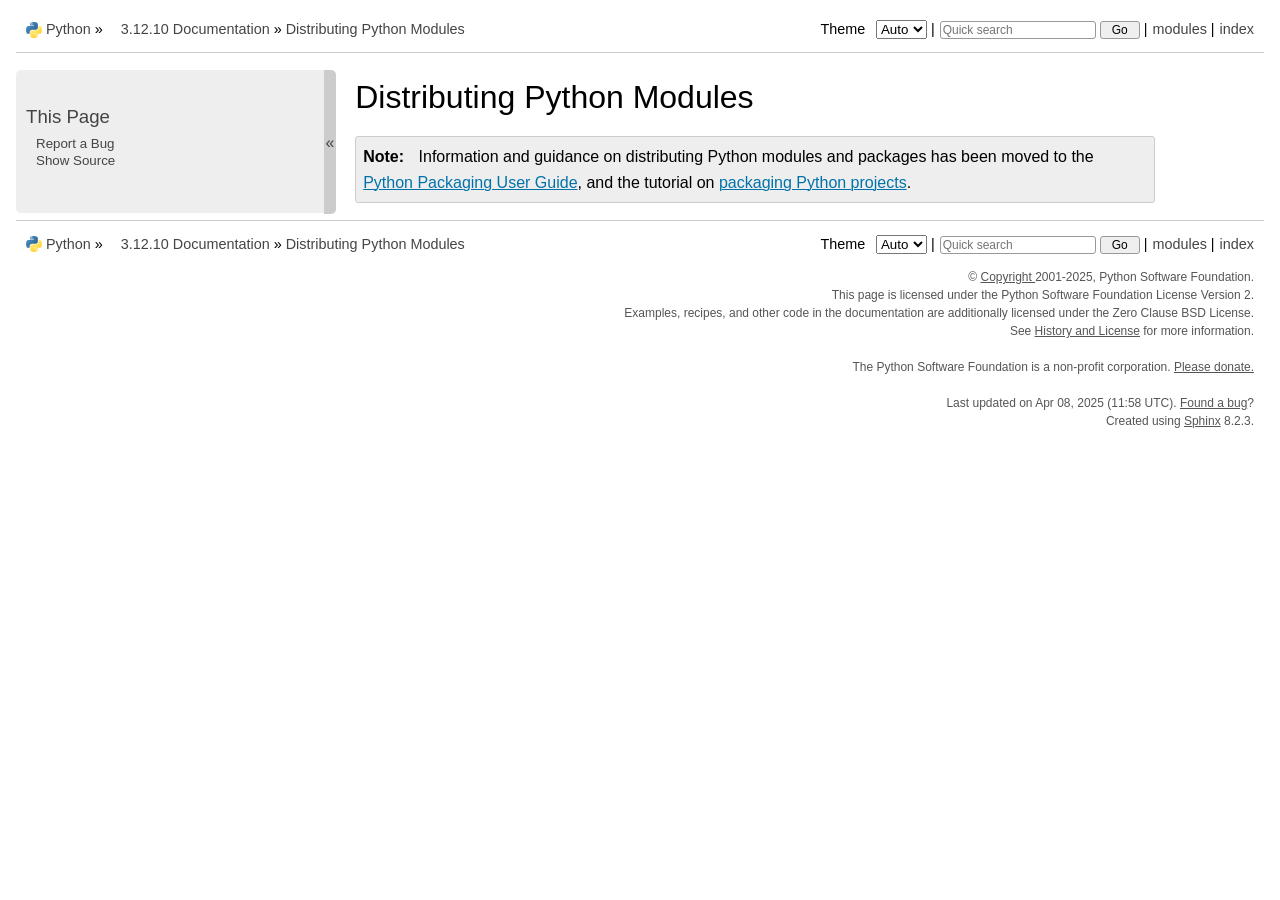
<file: Doc/html/distributing/index.html>
<!DOCTYPE html>

<html lang="en" data-content_root="../">
  <head>
    <meta charset="utf-8" />
    <meta name="viewport" content="width=device-width, initial-scale=1.0" /><meta name="viewport" content="width=device-width, initial-scale=1" />
<meta property="og:title" content="Distributing Python Modules" />
<meta property="og:type" content="website" />
<meta property="og:url" content="https://docs.python.org/3/distributing/index.html" />
<meta property="og:site_name" content="Python documentation" />
<meta property="og:image" content="https://docs.python.org/3/_static/og-image.png" />
<meta property="og:image:alt" content="Python documentation" />
<meta property="og:image:width" content="200">
<meta property="og:image:height" content="200">
<meta name="theme-color" content="#3776ab">

    <title>Distributing Python Modules &#8212; Python 3.12.10 documentation</title><meta name="viewport" content="width=device-width, initial-scale=1.0">
    
    <link rel="stylesheet" type="text/css" href="../_static/pygments.css?v=b86133f3" />
    <link rel="stylesheet" type="text/css" href="../_static/pydoctheme.css?v=23252803" />
    <link id="pygments_dark_css" media="(prefers-color-scheme: dark)" rel="stylesheet" type="text/css" href="../_static/pygments_dark.css?v=5349f25f" />
    
    <script src="../_static/documentation_options.js?v=e5e5df70"></script>
    <script src="../_static/doctools.js?v=9bcbadda"></script>
    <script src="../_static/sphinx_highlight.js?v=dc90522c"></script>
    
    <script src="../_static/sidebar.js"></script>
    
    <link rel="search" type="application/opensearchdescription+xml"
          title="Search within Python 3.12.10 documentation"
          href="../_static/opensearch.xml"/>
    <link rel="author" title="About these documents" href="../about.html" />
    <link rel="index" title="Index" href="../genindex.html" />
    <link rel="search" title="Search" href="../search.html" />
    <link rel="copyright" title="Copyright" href="../copyright.html" />
    
    <link rel="canonical" href="https://docs.python.org/3/distributing/index.html">
    
      
    

    
    <style>
      @media only screen {
        table.full-width-table {
            width: 100%;
        }
      }
    </style>
<link rel="stylesheet" href="../_static/pydoctheme_dark.css" media="(prefers-color-scheme: dark)" id="pydoctheme_dark_css">
    <link rel="shortcut icon" type="image/png" href="../_static/py.svg" />
            <script type="text/javascript" src="../_static/copybutton.js"></script>
            <script type="text/javascript" src="../_static/menu.js"></script>
            <script type="text/javascript" src="../_static/search-focus.js"></script>
            <script type="text/javascript" src="../_static/themetoggle.js"></script> 
            <script type="text/javascript" src="../_static/rtd_switcher.js"></script>
            <meta name="readthedocs-addons-api-version" content="1">

  </head>
<body>
<div class="mobile-nav">
    <input type="checkbox" id="menuToggler" class="toggler__input" aria-controls="navigation"
           aria-pressed="false" aria-expanded="false" role="button" aria-label="Menu" />
    <nav class="nav-content" role="navigation">
        <label for="menuToggler" class="toggler__label">
            <span></span>
        </label>
        <span class="nav-items-wrapper">
            <a href="https://www.python.org/" class="nav-logo">
                <img src="../_static/py.svg" alt="Python logo"/>
            </a>
            <span class="version_switcher_placeholder"></span>
            <form role="search" class="search" action="../search.html" method="get">
                <svg xmlns="http://www.w3.org/2000/svg" width="20" height="20" viewBox="0 0 24 24" class="search-icon">
                    <path fill-rule="nonzero" fill="currentColor" d="M15.5 14h-.79l-.28-.27a6.5 6.5 0 001.48-5.34c-.47-2.78-2.79-5-5.59-5.34a6.505 6.505 0 00-7.27 7.27c.34 2.8 2.56 5.12 5.34 5.59a6.5 6.5 0 005.34-1.48l.27.28v.79l4.25 4.25c.41.41 1.08.41 1.49 0 .41-.41.41-1.08 0-1.49L15.5 14zm-6 0C7.01 14 5 11.99 5 9.5S7.01 5 9.5 5 14 7.01 14 9.5 11.99 14 9.5 14z"></path>
                </svg>
                <input placeholder="Quick search" aria-label="Quick search" type="search" name="q" />
                <input type="submit" value="Go"/>
            </form>
        </span>
    </nav>
    <div class="menu-wrapper">
        <nav class="menu" role="navigation" aria-label="main navigation">
            <div class="language_switcher_placeholder"></div>
            
<label class="theme-selector-label">
    Theme
    <select class="theme-selector" oninput="activateTheme(this.value)">
        <option value="auto" selected>Auto</option>
        <option value="light">Light</option>
        <option value="dark">Dark</option>
    </select>
</label>
  <div role="note" aria-label="source link">
    <h3>This Page</h3>
    <ul class="this-page-menu">
      <li><a href="../bugs.html">Report a Bug</a></li>
      <li>
        <a href="https://github.com/python/cpython/blob/main/Doc/distributing/index.rst"
            rel="nofollow">Show Source
        </a>
      </li>
    </ul>
  </div>
        </nav>
    </div>
</div>

  
    <div class="related" role="navigation" aria-label="Related">
      <h3>Navigation</h3>
      <ul>
        <li class="right" style="margin-right: 10px">
          <a href="../genindex.html" title="General Index"
             accesskey="I">index</a></li>
        <li class="right" >
          <a href="../py-modindex.html" title="Python Module Index"
             >modules</a> |</li>

          <li><img src="../_static/py.svg" alt="Python logo" style="vertical-align: middle; margin-top: -1px"/></li>
          <li><a href="https://www.python.org/">Python</a> &#187;</li>
          <li class="switchers">
            <div class="language_switcher_placeholder"></div>
            <div class="version_switcher_placeholder"></div>
          </li>
          <li>
              
          </li>
    <li id="cpython-language-and-version">
      <a href="../index.html">3.12.10 Documentation</a> &#187;
    </li>

        <li class="nav-item nav-item-this"><a href="">Distributing Python Modules</a></li>
                <li class="right">
                    

    <div class="inline-search" role="search">
        <form class="inline-search" action="../search.html" method="get">
          <input placeholder="Quick search" aria-label="Quick search" type="search" name="q" id="search-box" />
          <input type="submit" value="Go" />
        </form>
    </div>
                     |
                </li>
            <li class="right">
<label class="theme-selector-label">
    Theme
    <select class="theme-selector" oninput="activateTheme(this.value)">
        <option value="auto" selected>Auto</option>
        <option value="light">Light</option>
        <option value="dark">Dark</option>
    </select>
</label> |</li>
            
      </ul>
    </div>    

    <div class="document">
      <div class="documentwrapper">
        <div class="bodywrapper">
          <div class="body" role="main">
            
  <section id="distributing-python-modules">
<span id="distributing-index"></span><h1>Distributing Python Modules<a class="headerlink" href="#distributing-python-modules" title="Link to this heading">¶</a></h1>
<div class="admonition note">
<p class="admonition-title">Note</p>
<p>Information and guidance on distributing Python modules and packages
has been moved to the <a class="reference external" href="https://packaging.python.org/">Python Packaging User Guide</a>,
and the tutorial on <a class="reference external" href="https://packaging.python.org/en/latest/tutorials/packaging-projects/">packaging Python projects</a>.</p>
</div>
</section>


            <div class="clearer"></div>
          </div>
        </div>
      </div>
      <div class="sphinxsidebar" role="navigation" aria-label="Main">
        <div class="sphinxsidebarwrapper">
  <div role="note" aria-label="source link">
    <h3>This Page</h3>
    <ul class="this-page-menu">
      <li><a href="../bugs.html">Report a Bug</a></li>
      <li>
        <a href="https://github.com/python/cpython/blob/main/Doc/distributing/index.rst"
            rel="nofollow">Show Source
        </a>
      </li>
    </ul>
  </div>
        </div>
<div id="sidebarbutton" title="Collapse sidebar">
<span>«</span>
</div>

      </div>
      <div class="clearer"></div>
    </div>  
    <div class="related" role="navigation" aria-label="Related">
      <h3>Navigation</h3>
      <ul>
        <li class="right" style="margin-right: 10px">
          <a href="../genindex.html" title="General Index"
             >index</a></li>
        <li class="right" >
          <a href="../py-modindex.html" title="Python Module Index"
             >modules</a> |</li>

          <li><img src="../_static/py.svg" alt="Python logo" style="vertical-align: middle; margin-top: -1px"/></li>
          <li><a href="https://www.python.org/">Python</a> &#187;</li>
          <li class="switchers">
            <div class="language_switcher_placeholder"></div>
            <div class="version_switcher_placeholder"></div>
          </li>
          <li>
              
          </li>
    <li id="cpython-language-and-version">
      <a href="../index.html">3.12.10 Documentation</a> &#187;
    </li>

        <li class="nav-item nav-item-this"><a href="">Distributing Python Modules</a></li>
                <li class="right">
                    

    <div class="inline-search" role="search">
        <form class="inline-search" action="../search.html" method="get">
          <input placeholder="Quick search" aria-label="Quick search" type="search" name="q" id="search-box" />
          <input type="submit" value="Go" />
        </form>
    </div>
                     |
                </li>
            <li class="right">
<label class="theme-selector-label">
    Theme
    <select class="theme-selector" oninput="activateTheme(this.value)">
        <option value="auto" selected>Auto</option>
        <option value="light">Light</option>
        <option value="dark">Dark</option>
    </select>
</label> |</li>
            
      </ul>
    </div>  
    <div class="footer">
    &copy; 
      <a href="../copyright.html">
    
    Copyright
    
      </a>
     2001-2025, Python Software Foundation.
    <br />
    This page is licensed under the Python Software Foundation License Version 2.
    <br />
    Examples, recipes, and other code in the documentation are additionally licensed under the Zero Clause BSD License.
    <br />
    
      See <a href="/license.html">History and License</a> for more information.<br />
    
    
    <br />

    The Python Software Foundation is a non-profit corporation.
<a href="https://www.python.org/psf/donations/">Please donate.</a>
<br />
    <br />
      Last updated on Apr 08, 2025 (11:58 UTC).
    
      <a href="/bugs.html">Found a bug</a>?
    
    <br />

    Created using <a href="https://www.sphinx-doc.org/">Sphinx</a> 8.2.3.
    </div>

  </body>
</html>
</file>
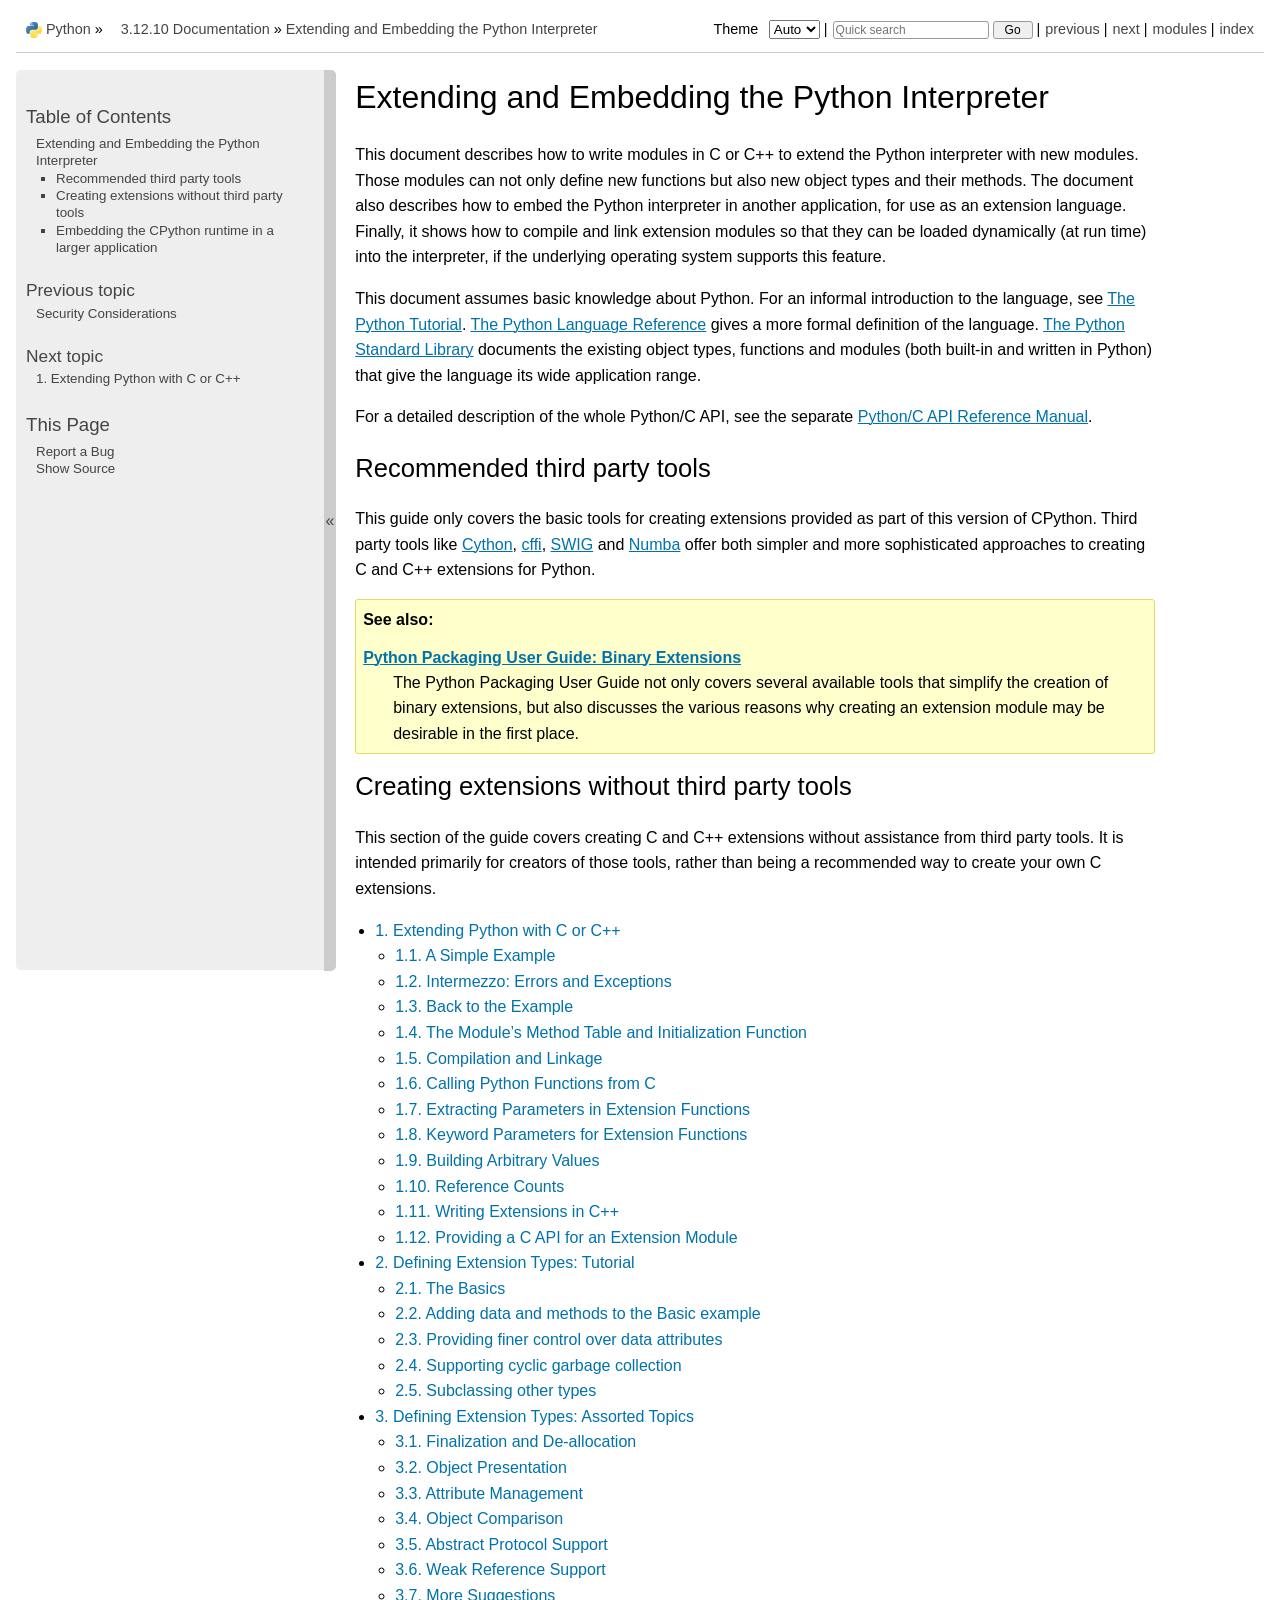
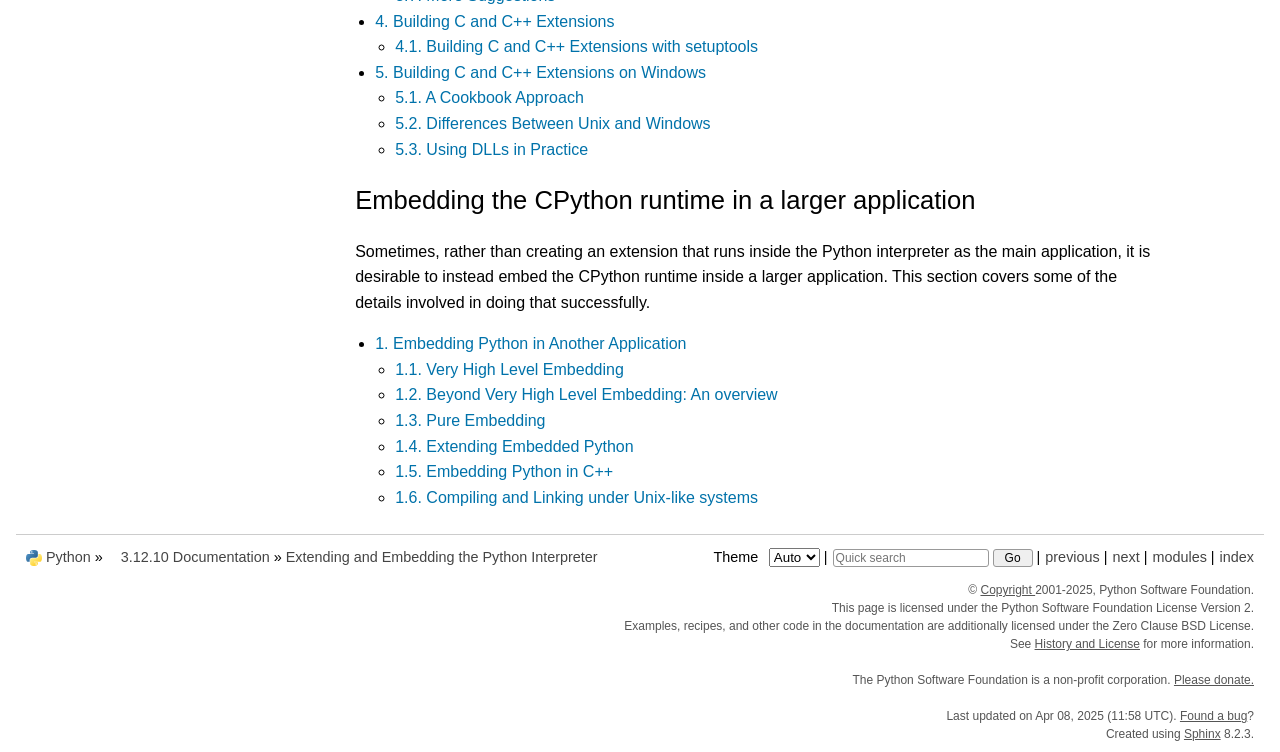
<file: Doc/html/extending/index.html>
<!DOCTYPE html>

<html lang="en" data-content_root="../">
  <head>
    <meta charset="utf-8" />
    <meta name="viewport" content="width=device-width, initial-scale=1.0" /><meta name="viewport" content="width=device-width, initial-scale=1" />
<meta property="og:title" content="Extending and Embedding the Python Interpreter" />
<meta property="og:type" content="website" />
<meta property="og:url" content="https://docs.python.org/3/extending/index.html" />
<meta property="og:site_name" content="Python documentation" />
<meta property="og:description" content="This document describes how to write modules in C or C++ to extend the Python interpreter with new modules. Those modules can not only define new functions but also new object types and their metho..." />
<meta property="og:image" content="https://docs.python.org/3/_static/og-image.png" />
<meta property="og:image:alt" content="Python documentation" />
<meta name="description" content="This document describes how to write modules in C or C++ to extend the Python interpreter with new modules. Those modules can not only define new functions but also new object types and their metho..." />
<meta property="og:image:width" content="200">
<meta property="og:image:height" content="200">
<meta name="theme-color" content="#3776ab">

    <title>Extending and Embedding the Python Interpreter &#8212; Python 3.12.10 documentation</title><meta name="viewport" content="width=device-width, initial-scale=1.0">
    
    <link rel="stylesheet" type="text/css" href="../_static/pygments.css?v=b86133f3" />
    <link rel="stylesheet" type="text/css" href="../_static/pydoctheme.css?v=23252803" />
    <link id="pygments_dark_css" media="(prefers-color-scheme: dark)" rel="stylesheet" type="text/css" href="../_static/pygments_dark.css?v=5349f25f" />
    
    <script src="../_static/documentation_options.js?v=e5e5df70"></script>
    <script src="../_static/doctools.js?v=9bcbadda"></script>
    <script src="../_static/sphinx_highlight.js?v=dc90522c"></script>
    
    <script src="../_static/sidebar.js"></script>
    
    <link rel="search" type="application/opensearchdescription+xml"
          title="Search within Python 3.12.10 documentation"
          href="../_static/opensearch.xml"/>
    <link rel="author" title="About these documents" href="../about.html" />
    <link rel="index" title="Index" href="../genindex.html" />
    <link rel="search" title="Search" href="../search.html" />
    <link rel="copyright" title="Copyright" href="../copyright.html" />
    <link rel="next" title="1. Extending Python with C or C++" href="extending.html" />
    <link rel="prev" title="Security Considerations" href="../library/security_warnings.html" />
    
    <link rel="canonical" href="https://docs.python.org/3/extending/index.html">
    
      
    

    
    <style>
      @media only screen {
        table.full-width-table {
            width: 100%;
        }
      }
    </style>
<link rel="stylesheet" href="../_static/pydoctheme_dark.css" media="(prefers-color-scheme: dark)" id="pydoctheme_dark_css">
    <link rel="shortcut icon" type="image/png" href="../_static/py.svg" />
            <script type="text/javascript" src="../_static/copybutton.js"></script>
            <script type="text/javascript" src="../_static/menu.js"></script>
            <script type="text/javascript" src="../_static/search-focus.js"></script>
            <script type="text/javascript" src="../_static/themetoggle.js"></script> 
            <script type="text/javascript" src="../_static/rtd_switcher.js"></script>
            <meta name="readthedocs-addons-api-version" content="1">

  </head>
<body>
<div class="mobile-nav">
    <input type="checkbox" id="menuToggler" class="toggler__input" aria-controls="navigation"
           aria-pressed="false" aria-expanded="false" role="button" aria-label="Menu" />
    <nav class="nav-content" role="navigation">
        <label for="menuToggler" class="toggler__label">
            <span></span>
        </label>
        <span class="nav-items-wrapper">
            <a href="https://www.python.org/" class="nav-logo">
                <img src="../_static/py.svg" alt="Python logo"/>
            </a>
            <span class="version_switcher_placeholder"></span>
            <form role="search" class="search" action="../search.html" method="get">
                <svg xmlns="http://www.w3.org/2000/svg" width="20" height="20" viewBox="0 0 24 24" class="search-icon">
                    <path fill-rule="nonzero" fill="currentColor" d="M15.5 14h-.79l-.28-.27a6.5 6.5 0 001.48-5.34c-.47-2.78-2.79-5-5.59-5.34a6.505 6.505 0 00-7.27 7.27c.34 2.8 2.56 5.12 5.34 5.59a6.5 6.5 0 005.34-1.48l.27.28v.79l4.25 4.25c.41.41 1.08.41 1.49 0 .41-.41.41-1.08 0-1.49L15.5 14zm-6 0C7.01 14 5 11.99 5 9.5S7.01 5 9.5 5 14 7.01 14 9.5 11.99 14 9.5 14z"></path>
                </svg>
                <input placeholder="Quick search" aria-label="Quick search" type="search" name="q" />
                <input type="submit" value="Go"/>
            </form>
        </span>
    </nav>
    <div class="menu-wrapper">
        <nav class="menu" role="navigation" aria-label="main navigation">
            <div class="language_switcher_placeholder"></div>
            
<label class="theme-selector-label">
    Theme
    <select class="theme-selector" oninput="activateTheme(this.value)">
        <option value="auto" selected>Auto</option>
        <option value="light">Light</option>
        <option value="dark">Dark</option>
    </select>
</label>
  <div>
    <h3><a href="../contents.html">Table of Contents</a></h3>
    <ul>
<li><a class="reference internal" href="#">Extending and Embedding the Python Interpreter</a><ul>
<li><a class="reference internal" href="#recommended-third-party-tools">Recommended third party tools</a></li>
<li><a class="reference internal" href="#creating-extensions-without-third-party-tools">Creating extensions without third party tools</a></li>
<li><a class="reference internal" href="#embedding-the-cpython-runtime-in-a-larger-application">Embedding the CPython runtime in a larger application</a></li>
</ul>
</li>
</ul>

  </div>
  <div>
    <h4>Previous topic</h4>
    <p class="topless"><a href="../library/security_warnings.html"
                          title="previous chapter">Security Considerations</a></p>
  </div>
  <div>
    <h4>Next topic</h4>
    <p class="topless"><a href="extending.html"
                          title="next chapter"><span class="section-number">1. </span>Extending Python with C or C++</a></p>
  </div>
  <div role="note" aria-label="source link">
    <h3>This Page</h3>
    <ul class="this-page-menu">
      <li><a href="../bugs.html">Report a Bug</a></li>
      <li>
        <a href="https://github.com/python/cpython/blob/main/Doc/extending/index.rst"
            rel="nofollow">Show Source
        </a>
      </li>
    </ul>
  </div>
        </nav>
    </div>
</div>

  
    <div class="related" role="navigation" aria-label="Related">
      <h3>Navigation</h3>
      <ul>
        <li class="right" style="margin-right: 10px">
          <a href="../genindex.html" title="General Index"
             accesskey="I">index</a></li>
        <li class="right" >
          <a href="../py-modindex.html" title="Python Module Index"
             >modules</a> |</li>
        <li class="right" >
          <a href="extending.html" title="1. Extending Python with C or C++"
             accesskey="N">next</a> |</li>
        <li class="right" >
          <a href="../library/security_warnings.html" title="Security Considerations"
             accesskey="P">previous</a> |</li>

          <li><img src="../_static/py.svg" alt="Python logo" style="vertical-align: middle; margin-top: -1px"/></li>
          <li><a href="https://www.python.org/">Python</a> &#187;</li>
          <li class="switchers">
            <div class="language_switcher_placeholder"></div>
            <div class="version_switcher_placeholder"></div>
          </li>
          <li>
              
          </li>
    <li id="cpython-language-and-version">
      <a href="../index.html">3.12.10 Documentation</a> &#187;
    </li>

        <li class="nav-item nav-item-this"><a href="">Extending and Embedding the Python Interpreter</a></li>
                <li class="right">
                    

    <div class="inline-search" role="search">
        <form class="inline-search" action="../search.html" method="get">
          <input placeholder="Quick search" aria-label="Quick search" type="search" name="q" id="search-box" />
          <input type="submit" value="Go" />
        </form>
    </div>
                     |
                </li>
            <li class="right">
<label class="theme-selector-label">
    Theme
    <select class="theme-selector" oninput="activateTheme(this.value)">
        <option value="auto" selected>Auto</option>
        <option value="light">Light</option>
        <option value="dark">Dark</option>
    </select>
</label> |</li>
            
      </ul>
    </div>    

    <div class="document">
      <div class="documentwrapper">
        <div class="bodywrapper">
          <div class="body" role="main">
            
  <section id="extending-and-embedding-the-python-interpreter">
<span id="extending-index"></span><h1>Extending and Embedding the Python Interpreter<a class="headerlink" href="#extending-and-embedding-the-python-interpreter" title="Link to this heading">¶</a></h1>
<p>This document describes how to write modules in C or C++ to extend the Python
interpreter with new modules.  Those modules can not only define new functions
but also new object types and their methods.  The document also describes how
to embed the Python interpreter in another application, for use as an extension
language.  Finally, it shows how to compile and link extension modules so that
they can be loaded dynamically (at run time) into the interpreter, if the
underlying operating system supports this feature.</p>
<p>This document assumes basic knowledge about Python.  For an informal
introduction to the language, see <a class="reference internal" href="../tutorial/index.html#tutorial-index"><span class="std std-ref">The Python Tutorial</span></a>.  <a class="reference internal" href="../reference/index.html#reference-index"><span class="std std-ref">The Python Language Reference</span></a>
gives a more formal definition of the language.  <a class="reference internal" href="../library/index.html#library-index"><span class="std std-ref">The Python Standard Library</span></a> documents
the existing object types, functions and modules (both built-in and written in
Python) that give the language its wide application range.</p>
<p>For a detailed description of the whole Python/C API, see the separate
<a class="reference internal" href="../c-api/index.html#c-api-index"><span class="std std-ref">Python/C API Reference Manual</span></a>.</p>
<section id="recommended-third-party-tools">
<h2>Recommended third party tools<a class="headerlink" href="#recommended-third-party-tools" title="Link to this heading">¶</a></h2>
<p>This guide only covers the basic tools for creating extensions provided
as part of this version of CPython. Third party tools like
<a class="reference external" href="https://cython.org/">Cython</a>, <a class="reference external" href="https://cffi.readthedocs.io">cffi</a>,
<a class="reference external" href="https://www.swig.org">SWIG</a> and <a class="reference external" href="https://numba.pydata.org/">Numba</a>
offer both simpler and more sophisticated approaches to creating C and C++
extensions for Python.</p>
<div class="admonition seealso">
<p class="admonition-title">See also</p>
<dl class="simple">
<dt><a class="reference external" href="https://packaging.python.org/guides/packaging-binary-extensions/">Python Packaging User Guide: Binary Extensions</a></dt><dd><p>The Python Packaging User Guide not only covers several available
tools that simplify the creation of binary extensions, but also
discusses the various reasons why creating an extension module may be
desirable in the first place.</p>
</dd>
</dl>
</div>
</section>
<section id="creating-extensions-without-third-party-tools">
<h2>Creating extensions without third party tools<a class="headerlink" href="#creating-extensions-without-third-party-tools" title="Link to this heading">¶</a></h2>
<p>This section of the guide covers creating C and C++ extensions without
assistance from third party tools. It is intended primarily for creators
of those tools, rather than being a recommended way to create your own
C extensions.</p>
<div class="toctree-wrapper compound">
<ul>
<li class="toctree-l1"><a class="reference internal" href="extending.html">1. Extending Python with C or C++</a><ul>
<li class="toctree-l2"><a class="reference internal" href="extending.html#a-simple-example">1.1. A Simple Example</a></li>
<li class="toctree-l2"><a class="reference internal" href="extending.html#intermezzo-errors-and-exceptions">1.2. Intermezzo: Errors and Exceptions</a></li>
<li class="toctree-l2"><a class="reference internal" href="extending.html#back-to-the-example">1.3. Back to the Example</a></li>
<li class="toctree-l2"><a class="reference internal" href="extending.html#the-module-s-method-table-and-initialization-function">1.4. The Module’s Method Table and Initialization Function</a></li>
<li class="toctree-l2"><a class="reference internal" href="extending.html#compilation-and-linkage">1.5. Compilation and Linkage</a></li>
<li class="toctree-l2"><a class="reference internal" href="extending.html#calling-python-functions-from-c">1.6. Calling Python Functions from C</a></li>
<li class="toctree-l2"><a class="reference internal" href="extending.html#extracting-parameters-in-extension-functions">1.7. Extracting Parameters in Extension Functions</a></li>
<li class="toctree-l2"><a class="reference internal" href="extending.html#keyword-parameters-for-extension-functions">1.8. Keyword Parameters for Extension Functions</a></li>
<li class="toctree-l2"><a class="reference internal" href="extending.html#building-arbitrary-values">1.9. Building Arbitrary Values</a></li>
<li class="toctree-l2"><a class="reference internal" href="extending.html#reference-counts">1.10. Reference Counts</a></li>
<li class="toctree-l2"><a class="reference internal" href="extending.html#writing-extensions-in-c">1.11. Writing Extensions in C++</a></li>
<li class="toctree-l2"><a class="reference internal" href="extending.html#providing-a-c-api-for-an-extension-module">1.12. Providing a C API for an Extension Module</a></li>
</ul>
</li>
<li class="toctree-l1"><a class="reference internal" href="newtypes_tutorial.html">2. Defining Extension Types: Tutorial</a><ul>
<li class="toctree-l2"><a class="reference internal" href="newtypes_tutorial.html#the-basics">2.1. The Basics</a></li>
<li class="toctree-l2"><a class="reference internal" href="newtypes_tutorial.html#adding-data-and-methods-to-the-basic-example">2.2. Adding data and methods to the Basic example</a></li>
<li class="toctree-l2"><a class="reference internal" href="newtypes_tutorial.html#providing-finer-control-over-data-attributes">2.3. Providing finer control over data attributes</a></li>
<li class="toctree-l2"><a class="reference internal" href="newtypes_tutorial.html#supporting-cyclic-garbage-collection">2.4. Supporting cyclic garbage collection</a></li>
<li class="toctree-l2"><a class="reference internal" href="newtypes_tutorial.html#subclassing-other-types">2.5. Subclassing other types</a></li>
</ul>
</li>
<li class="toctree-l1"><a class="reference internal" href="newtypes.html">3. Defining Extension Types: Assorted Topics</a><ul>
<li class="toctree-l2"><a class="reference internal" href="newtypes.html#finalization-and-de-allocation">3.1. Finalization and De-allocation</a></li>
<li class="toctree-l2"><a class="reference internal" href="newtypes.html#object-presentation">3.2. Object Presentation</a></li>
<li class="toctree-l2"><a class="reference internal" href="newtypes.html#attribute-management">3.3. Attribute Management</a></li>
<li class="toctree-l2"><a class="reference internal" href="newtypes.html#object-comparison">3.4. Object Comparison</a></li>
<li class="toctree-l2"><a class="reference internal" href="newtypes.html#abstract-protocol-support">3.5. Abstract Protocol Support</a></li>
<li class="toctree-l2"><a class="reference internal" href="newtypes.html#weak-reference-support">3.6. Weak Reference Support</a></li>
<li class="toctree-l2"><a class="reference internal" href="newtypes.html#more-suggestions">3.7. More Suggestions</a></li>
</ul>
</li>
<li class="toctree-l1"><a class="reference internal" href="building.html">4. Building C and C++ Extensions</a><ul>
<li class="toctree-l2"><a class="reference internal" href="building.html#building-c-and-c-extensions-with-setuptools">4.1. Building C and C++ Extensions with setuptools</a></li>
</ul>
</li>
<li class="toctree-l1"><a class="reference internal" href="windows.html">5. Building C and C++ Extensions on Windows</a><ul>
<li class="toctree-l2"><a class="reference internal" href="windows.html#a-cookbook-approach">5.1. A Cookbook Approach</a></li>
<li class="toctree-l2"><a class="reference internal" href="windows.html#differences-between-unix-and-windows">5.2. Differences Between Unix and Windows</a></li>
<li class="toctree-l2"><a class="reference internal" href="windows.html#using-dlls-in-practice">5.3. Using DLLs in Practice</a></li>
</ul>
</li>
</ul>
</div>
</section>
<section id="embedding-the-cpython-runtime-in-a-larger-application">
<h2>Embedding the CPython runtime in a larger application<a class="headerlink" href="#embedding-the-cpython-runtime-in-a-larger-application" title="Link to this heading">¶</a></h2>
<p>Sometimes, rather than creating an extension that runs inside the Python
interpreter as the main application, it is desirable to instead embed
the CPython runtime inside a larger application. This section covers
some of the details involved in doing that successfully.</p>
<div class="toctree-wrapper compound">
<ul>
<li class="toctree-l1"><a class="reference internal" href="embedding.html">1. Embedding Python in Another Application</a><ul>
<li class="toctree-l2"><a class="reference internal" href="embedding.html#very-high-level-embedding">1.1. Very High Level Embedding</a></li>
<li class="toctree-l2"><a class="reference internal" href="embedding.html#beyond-very-high-level-embedding-an-overview">1.2. Beyond Very High Level Embedding: An overview</a></li>
<li class="toctree-l2"><a class="reference internal" href="embedding.html#pure-embedding">1.3. Pure Embedding</a></li>
<li class="toctree-l2"><a class="reference internal" href="embedding.html#extending-embedded-python">1.4. Extending Embedded Python</a></li>
<li class="toctree-l2"><a class="reference internal" href="embedding.html#embedding-python-in-c">1.5. Embedding Python in C++</a></li>
<li class="toctree-l2"><a class="reference internal" href="embedding.html#compiling-and-linking-under-unix-like-systems">1.6. Compiling and Linking under Unix-like systems</a></li>
</ul>
</li>
</ul>
</div>
</section>
</section>


            <div class="clearer"></div>
          </div>
        </div>
      </div>
      <div class="sphinxsidebar" role="navigation" aria-label="Main">
        <div class="sphinxsidebarwrapper">
  <div>
    <h3><a href="../contents.html">Table of Contents</a></h3>
    <ul>
<li><a class="reference internal" href="#">Extending and Embedding the Python Interpreter</a><ul>
<li><a class="reference internal" href="#recommended-third-party-tools">Recommended third party tools</a></li>
<li><a class="reference internal" href="#creating-extensions-without-third-party-tools">Creating extensions without third party tools</a></li>
<li><a class="reference internal" href="#embedding-the-cpython-runtime-in-a-larger-application">Embedding the CPython runtime in a larger application</a></li>
</ul>
</li>
</ul>

  </div>
  <div>
    <h4>Previous topic</h4>
    <p class="topless"><a href="../library/security_warnings.html"
                          title="previous chapter">Security Considerations</a></p>
  </div>
  <div>
    <h4>Next topic</h4>
    <p class="topless"><a href="extending.html"
                          title="next chapter"><span class="section-number">1. </span>Extending Python with C or C++</a></p>
  </div>
  <div role="note" aria-label="source link">
    <h3>This Page</h3>
    <ul class="this-page-menu">
      <li><a href="../bugs.html">Report a Bug</a></li>
      <li>
        <a href="https://github.com/python/cpython/blob/main/Doc/extending/index.rst"
            rel="nofollow">Show Source
        </a>
      </li>
    </ul>
  </div>
        </div>
<div id="sidebarbutton" title="Collapse sidebar">
<span>«</span>
</div>

      </div>
      <div class="clearer"></div>
    </div>  
    <div class="related" role="navigation" aria-label="Related">
      <h3>Navigation</h3>
      <ul>
        <li class="right" style="margin-right: 10px">
          <a href="../genindex.html" title="General Index"
             >index</a></li>
        <li class="right" >
          <a href="../py-modindex.html" title="Python Module Index"
             >modules</a> |</li>
        <li class="right" >
          <a href="extending.html" title="1. Extending Python with C or C++"
             >next</a> |</li>
        <li class="right" >
          <a href="../library/security_warnings.html" title="Security Considerations"
             >previous</a> |</li>

          <li><img src="../_static/py.svg" alt="Python logo" style="vertical-align: middle; margin-top: -1px"/></li>
          <li><a href="https://www.python.org/">Python</a> &#187;</li>
          <li class="switchers">
            <div class="language_switcher_placeholder"></div>
            <div class="version_switcher_placeholder"></div>
          </li>
          <li>
              
          </li>
    <li id="cpython-language-and-version">
      <a href="../index.html">3.12.10 Documentation</a> &#187;
    </li>

        <li class="nav-item nav-item-this"><a href="">Extending and Embedding the Python Interpreter</a></li>
                <li class="right">
                    

    <div class="inline-search" role="search">
        <form class="inline-search" action="../search.html" method="get">
          <input placeholder="Quick search" aria-label="Quick search" type="search" name="q" id="search-box" />
          <input type="submit" value="Go" />
        </form>
    </div>
                     |
                </li>
            <li class="right">
<label class="theme-selector-label">
    Theme
    <select class="theme-selector" oninput="activateTheme(this.value)">
        <option value="auto" selected>Auto</option>
        <option value="light">Light</option>
        <option value="dark">Dark</option>
    </select>
</label> |</li>
            
      </ul>
    </div>  
    <div class="footer">
    &copy; 
      <a href="../copyright.html">
    
    Copyright
    
      </a>
     2001-2025, Python Software Foundation.
    <br />
    This page is licensed under the Python Software Foundation License Version 2.
    <br />
    Examples, recipes, and other code in the documentation are additionally licensed under the Zero Clause BSD License.
    <br />
    
      See <a href="/license.html">History and License</a> for more information.<br />
    
    
    <br />

    The Python Software Foundation is a non-profit corporation.
<a href="https://www.python.org/psf/donations/">Please donate.</a>
<br />
    <br />
      Last updated on Apr 08, 2025 (11:58 UTC).
    
      <a href="/bugs.html">Found a bug</a>?
    
    <br />

    Created using <a href="https://www.sphinx-doc.org/">Sphinx</a> 8.2.3.
    </div>

  </body>
</html>
</file>
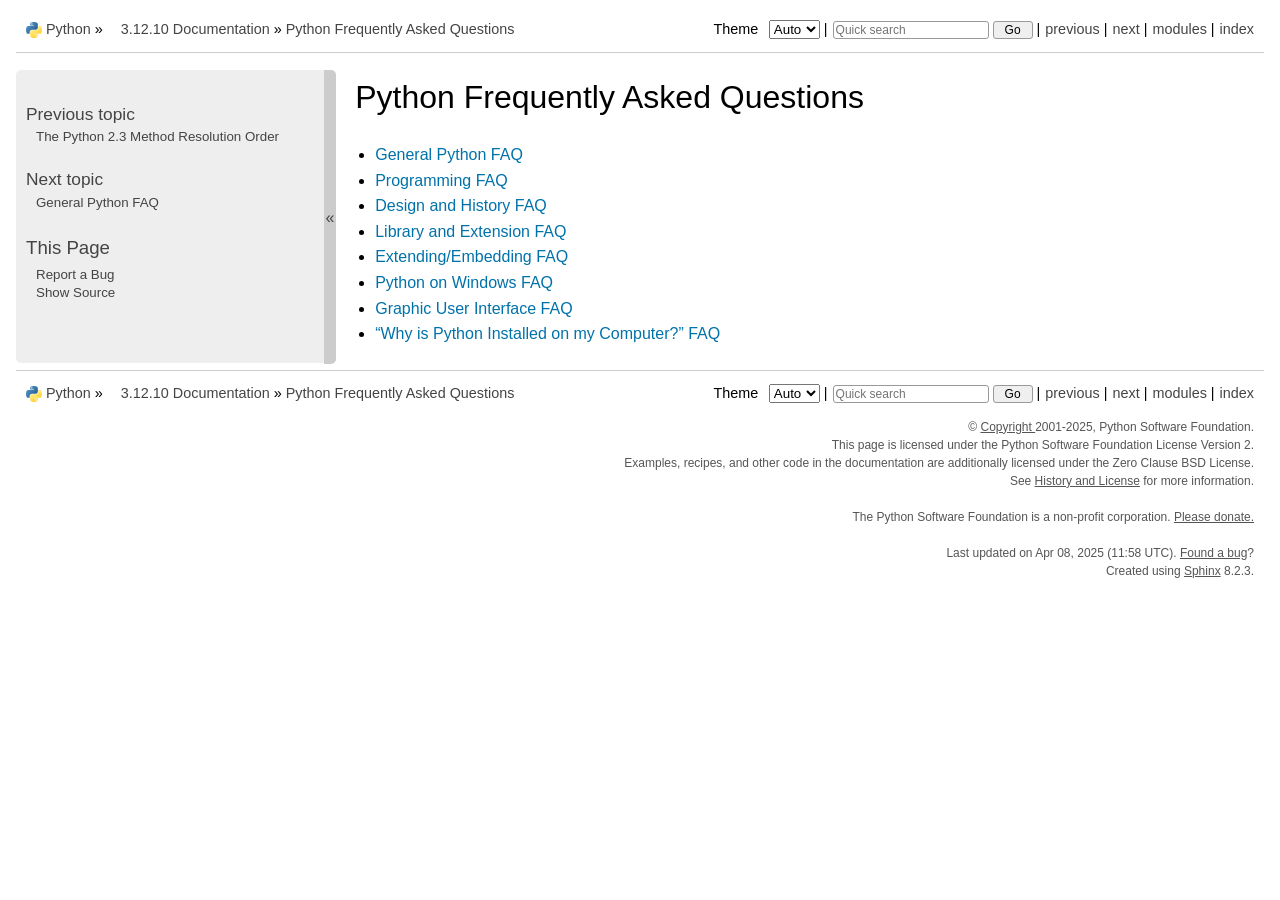
<file: Doc/html/faq/index.html>
<!DOCTYPE html>

<html lang="en" data-content_root="../">
  <head>
    <meta charset="utf-8" />
    <meta name="viewport" content="width=device-width, initial-scale=1.0" /><meta name="viewport" content="width=device-width, initial-scale=1" />
<meta property="og:title" content="Python Frequently Asked Questions" />
<meta property="og:type" content="website" />
<meta property="og:url" content="https://docs.python.org/3/faq/index.html" />
<meta property="og:site_name" content="Python documentation" />
<meta property="og:description" content="General Python FAQ, Programming FAQ, Design and History FAQ, Library and Extension FAQ, Extending/Embedding FAQ, Python on Windows FAQ, Graphic User Interface FAQ, “Why is Python Installed on my Co..." />
<meta property="og:image" content="https://docs.python.org/3/_static/og-image.png" />
<meta property="og:image:alt" content="Python documentation" />
<meta name="description" content="General Python FAQ, Programming FAQ, Design and History FAQ, Library and Extension FAQ, Extending/Embedding FAQ, Python on Windows FAQ, Graphic User Interface FAQ, “Why is Python Installed on my Co..." />
<meta property="og:image:width" content="200">
<meta property="og:image:height" content="200">
<meta name="theme-color" content="#3776ab">

    <title>Python Frequently Asked Questions &#8212; Python 3.12.10 documentation</title><meta name="viewport" content="width=device-width, initial-scale=1.0">
    
    <link rel="stylesheet" type="text/css" href="../_static/pygments.css?v=b86133f3" />
    <link rel="stylesheet" type="text/css" href="../_static/pydoctheme.css?v=23252803" />
    <link id="pygments_dark_css" media="(prefers-color-scheme: dark)" rel="stylesheet" type="text/css" href="../_static/pygments_dark.css?v=5349f25f" />
    
    <script src="../_static/documentation_options.js?v=e5e5df70"></script>
    <script src="../_static/doctools.js?v=9bcbadda"></script>
    <script src="../_static/sphinx_highlight.js?v=dc90522c"></script>
    
    <script src="../_static/sidebar.js"></script>
    
    <link rel="search" type="application/opensearchdescription+xml"
          title="Search within Python 3.12.10 documentation"
          href="../_static/opensearch.xml"/>
    <link rel="author" title="About these documents" href="../about.html" />
    <link rel="index" title="Index" href="../genindex.html" />
    <link rel="search" title="Search" href="../search.html" />
    <link rel="copyright" title="Copyright" href="../copyright.html" />
    <link rel="next" title="General Python FAQ" href="general.html" />
    <link rel="prev" title="The Python 2.3 Method Resolution Order" href="../howto/mro.html" />
    
    <link rel="canonical" href="https://docs.python.org/3/faq/index.html">
    
      
    

    
    <style>
      @media only screen {
        table.full-width-table {
            width: 100%;
        }
      }
    </style>
<link rel="stylesheet" href="../_static/pydoctheme_dark.css" media="(prefers-color-scheme: dark)" id="pydoctheme_dark_css">
    <link rel="shortcut icon" type="image/png" href="../_static/py.svg" />
            <script type="text/javascript" src="../_static/copybutton.js"></script>
            <script type="text/javascript" src="../_static/menu.js"></script>
            <script type="text/javascript" src="../_static/search-focus.js"></script>
            <script type="text/javascript" src="../_static/themetoggle.js"></script> 
            <script type="text/javascript" src="../_static/rtd_switcher.js"></script>
            <meta name="readthedocs-addons-api-version" content="1">

  </head>
<body>
<div class="mobile-nav">
    <input type="checkbox" id="menuToggler" class="toggler__input" aria-controls="navigation"
           aria-pressed="false" aria-expanded="false" role="button" aria-label="Menu" />
    <nav class="nav-content" role="navigation">
        <label for="menuToggler" class="toggler__label">
            <span></span>
        </label>
        <span class="nav-items-wrapper">
            <a href="https://www.python.org/" class="nav-logo">
                <img src="../_static/py.svg" alt="Python logo"/>
            </a>
            <span class="version_switcher_placeholder"></span>
            <form role="search" class="search" action="../search.html" method="get">
                <svg xmlns="http://www.w3.org/2000/svg" width="20" height="20" viewBox="0 0 24 24" class="search-icon">
                    <path fill-rule="nonzero" fill="currentColor" d="M15.5 14h-.79l-.28-.27a6.5 6.5 0 001.48-5.34c-.47-2.78-2.79-5-5.59-5.34a6.505 6.505 0 00-7.27 7.27c.34 2.8 2.56 5.12 5.34 5.59a6.5 6.5 0 005.34-1.48l.27.28v.79l4.25 4.25c.41.41 1.08.41 1.49 0 .41-.41.41-1.08 0-1.49L15.5 14zm-6 0C7.01 14 5 11.99 5 9.5S7.01 5 9.5 5 14 7.01 14 9.5 11.99 14 9.5 14z"></path>
                </svg>
                <input placeholder="Quick search" aria-label="Quick search" type="search" name="q" />
                <input type="submit" value="Go"/>
            </form>
        </span>
    </nav>
    <div class="menu-wrapper">
        <nav class="menu" role="navigation" aria-label="main navigation">
            <div class="language_switcher_placeholder"></div>
            
<label class="theme-selector-label">
    Theme
    <select class="theme-selector" oninput="activateTheme(this.value)">
        <option value="auto" selected>Auto</option>
        <option value="light">Light</option>
        <option value="dark">Dark</option>
    </select>
</label>
  <div>
    <h4>Previous topic</h4>
    <p class="topless"><a href="../howto/mro.html"
                          title="previous chapter">The Python 2.3 Method Resolution Order</a></p>
  </div>
  <div>
    <h4>Next topic</h4>
    <p class="topless"><a href="general.html"
                          title="next chapter">General Python FAQ</a></p>
  </div>
  <div role="note" aria-label="source link">
    <h3>This Page</h3>
    <ul class="this-page-menu">
      <li><a href="../bugs.html">Report a Bug</a></li>
      <li>
        <a href="https://github.com/python/cpython/blob/main/Doc/faq/index.rst"
            rel="nofollow">Show Source
        </a>
      </li>
    </ul>
  </div>
        </nav>
    </div>
</div>

  
    <div class="related" role="navigation" aria-label="Related">
      <h3>Navigation</h3>
      <ul>
        <li class="right" style="margin-right: 10px">
          <a href="../genindex.html" title="General Index"
             accesskey="I">index</a></li>
        <li class="right" >
          <a href="../py-modindex.html" title="Python Module Index"
             >modules</a> |</li>
        <li class="right" >
          <a href="general.html" title="General Python FAQ"
             accesskey="N">next</a> |</li>
        <li class="right" >
          <a href="../howto/mro.html" title="The Python 2.3 Method Resolution Order"
             accesskey="P">previous</a> |</li>

          <li><img src="../_static/py.svg" alt="Python logo" style="vertical-align: middle; margin-top: -1px"/></li>
          <li><a href="https://www.python.org/">Python</a> &#187;</li>
          <li class="switchers">
            <div class="language_switcher_placeholder"></div>
            <div class="version_switcher_placeholder"></div>
          </li>
          <li>
              
          </li>
    <li id="cpython-language-and-version">
      <a href="../index.html">3.12.10 Documentation</a> &#187;
    </li>

        <li class="nav-item nav-item-this"><a href="">Python Frequently Asked Questions</a></li>
                <li class="right">
                    

    <div class="inline-search" role="search">
        <form class="inline-search" action="../search.html" method="get">
          <input placeholder="Quick search" aria-label="Quick search" type="search" name="q" id="search-box" />
          <input type="submit" value="Go" />
        </form>
    </div>
                     |
                </li>
            <li class="right">
<label class="theme-selector-label">
    Theme
    <select class="theme-selector" oninput="activateTheme(this.value)">
        <option value="auto" selected>Auto</option>
        <option value="light">Light</option>
        <option value="dark">Dark</option>
    </select>
</label> |</li>
            
      </ul>
    </div>    

    <div class="document">
      <div class="documentwrapper">
        <div class="bodywrapper">
          <div class="body" role="main">
            
  <section id="python-frequently-asked-questions">
<span id="faq-index"></span><h1>Python Frequently Asked Questions<a class="headerlink" href="#python-frequently-asked-questions" title="Link to this heading">¶</a></h1>
<div class="toctree-wrapper compound">
<ul>
<li class="toctree-l1"><a class="reference internal" href="general.html">General Python FAQ</a></li>
<li class="toctree-l1"><a class="reference internal" href="programming.html">Programming FAQ</a></li>
<li class="toctree-l1"><a class="reference internal" href="design.html">Design and History FAQ</a></li>
<li class="toctree-l1"><a class="reference internal" href="library.html">Library and Extension FAQ</a></li>
<li class="toctree-l1"><a class="reference internal" href="extending.html">Extending/Embedding FAQ</a></li>
<li class="toctree-l1"><a class="reference internal" href="windows.html">Python on Windows FAQ</a></li>
<li class="toctree-l1"><a class="reference internal" href="gui.html">Graphic User Interface FAQ</a></li>
<li class="toctree-l1"><a class="reference internal" href="installed.html">“Why is Python Installed on my Computer?” FAQ</a></li>
</ul>
</div>
</section>


            <div class="clearer"></div>
          </div>
        </div>
      </div>
      <div class="sphinxsidebar" role="navigation" aria-label="Main">
        <div class="sphinxsidebarwrapper">
  <div>
    <h4>Previous topic</h4>
    <p class="topless"><a href="../howto/mro.html"
                          title="previous chapter">The Python 2.3 Method Resolution Order</a></p>
  </div>
  <div>
    <h4>Next topic</h4>
    <p class="topless"><a href="general.html"
                          title="next chapter">General Python FAQ</a></p>
  </div>
  <div role="note" aria-label="source link">
    <h3>This Page</h3>
    <ul class="this-page-menu">
      <li><a href="../bugs.html">Report a Bug</a></li>
      <li>
        <a href="https://github.com/python/cpython/blob/main/Doc/faq/index.rst"
            rel="nofollow">Show Source
        </a>
      </li>
    </ul>
  </div>
        </div>
<div id="sidebarbutton" title="Collapse sidebar">
<span>«</span>
</div>

      </div>
      <div class="clearer"></div>
    </div>  
    <div class="related" role="navigation" aria-label="Related">
      <h3>Navigation</h3>
      <ul>
        <li class="right" style="margin-right: 10px">
          <a href="../genindex.html" title="General Index"
             >index</a></li>
        <li class="right" >
          <a href="../py-modindex.html" title="Python Module Index"
             >modules</a> |</li>
        <li class="right" >
          <a href="general.html" title="General Python FAQ"
             >next</a> |</li>
        <li class="right" >
          <a href="../howto/mro.html" title="The Python 2.3 Method Resolution Order"
             >previous</a> |</li>

          <li><img src="../_static/py.svg" alt="Python logo" style="vertical-align: middle; margin-top: -1px"/></li>
          <li><a href="https://www.python.org/">Python</a> &#187;</li>
          <li class="switchers">
            <div class="language_switcher_placeholder"></div>
            <div class="version_switcher_placeholder"></div>
          </li>
          <li>
              
          </li>
    <li id="cpython-language-and-version">
      <a href="../index.html">3.12.10 Documentation</a> &#187;
    </li>

        <li class="nav-item nav-item-this"><a href="">Python Frequently Asked Questions</a></li>
                <li class="right">
                    

    <div class="inline-search" role="search">
        <form class="inline-search" action="../search.html" method="get">
          <input placeholder="Quick search" aria-label="Quick search" type="search" name="q" id="search-box" />
          <input type="submit" value="Go" />
        </form>
    </div>
                     |
                </li>
            <li class="right">
<label class="theme-selector-label">
    Theme
    <select class="theme-selector" oninput="activateTheme(this.value)">
        <option value="auto" selected>Auto</option>
        <option value="light">Light</option>
        <option value="dark">Dark</option>
    </select>
</label> |</li>
            
      </ul>
    </div>  
    <div class="footer">
    &copy; 
      <a href="../copyright.html">
    
    Copyright
    
      </a>
     2001-2025, Python Software Foundation.
    <br />
    This page is licensed under the Python Software Foundation License Version 2.
    <br />
    Examples, recipes, and other code in the documentation are additionally licensed under the Zero Clause BSD License.
    <br />
    
      See <a href="/license.html">History and License</a> for more information.<br />
    
    
    <br />

    The Python Software Foundation is a non-profit corporation.
<a href="https://www.python.org/psf/donations/">Please donate.</a>
<br />
    <br />
      Last updated on Apr 08, 2025 (11:58 UTC).
    
      <a href="/bugs.html">Found a bug</a>?
    
    <br />

    Created using <a href="https://www.sphinx-doc.org/">Sphinx</a> 8.2.3.
    </div>

  </body>
</html>
</file>
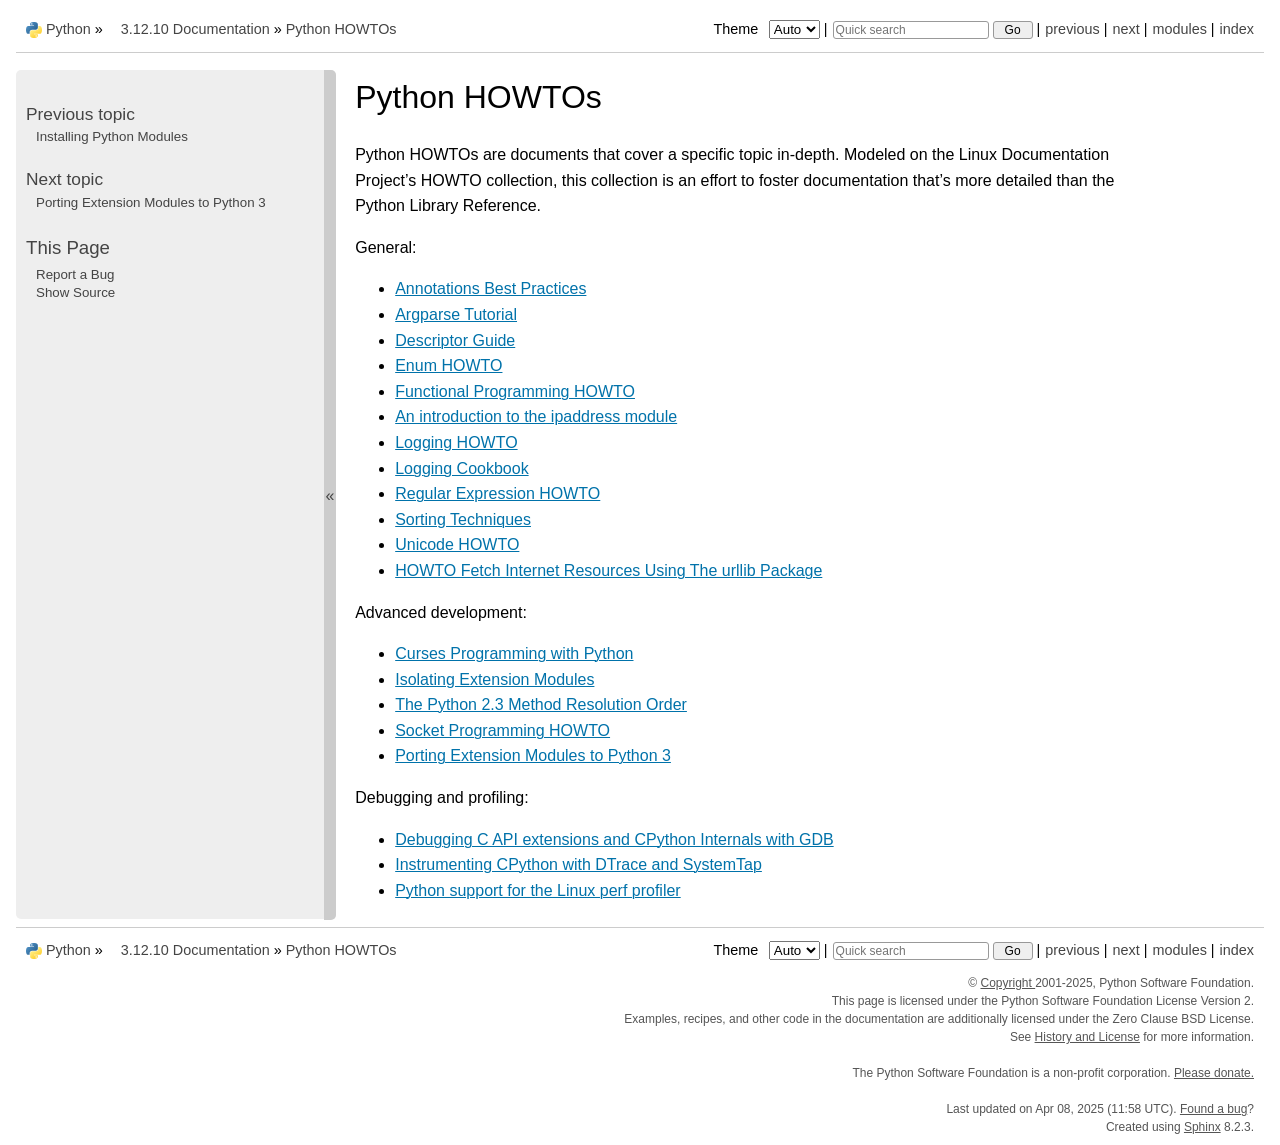
<file: Doc/html/howto/index.html>
<!DOCTYPE html>

<html lang="en" data-content_root="../">
  <head>
    <meta charset="utf-8" />
    <meta name="viewport" content="width=device-width, initial-scale=1.0" /><meta name="viewport" content="width=device-width, initial-scale=1" />
<meta property="og:title" content="Python HOWTOs" />
<meta property="og:type" content="website" />
<meta property="og:url" content="https://docs.python.org/3/howto/index.html" />
<meta property="og:site_name" content="Python documentation" />
<meta property="og:description" content="Python HOWTOs are documents that cover a specific topic in-depth. Modeled on the Linux Documentation Project’s HOWTO collection, this collection is an effort to foster documentation that’s more det..." />
<meta property="og:image" content="https://docs.python.org/3/_static/og-image.png" />
<meta property="og:image:alt" content="Python documentation" />
<meta name="description" content="Python HOWTOs are documents that cover a specific topic in-depth. Modeled on the Linux Documentation Project’s HOWTO collection, this collection is an effort to foster documentation that’s more det..." />
<meta property="og:image:width" content="200">
<meta property="og:image:height" content="200">
<meta name="theme-color" content="#3776ab">

    <title>Python HOWTOs &#8212; Python 3.12.10 documentation</title><meta name="viewport" content="width=device-width, initial-scale=1.0">
    
    <link rel="stylesheet" type="text/css" href="../_static/pygments.css?v=b86133f3" />
    <link rel="stylesheet" type="text/css" href="../_static/pydoctheme.css?v=23252803" />
    <link id="pygments_dark_css" media="(prefers-color-scheme: dark)" rel="stylesheet" type="text/css" href="../_static/pygments_dark.css?v=5349f25f" />
    
    <script src="../_static/documentation_options.js?v=e5e5df70"></script>
    <script src="../_static/doctools.js?v=9bcbadda"></script>
    <script src="../_static/sphinx_highlight.js?v=dc90522c"></script>
    
    <script src="../_static/sidebar.js"></script>
    
    <link rel="search" type="application/opensearchdescription+xml"
          title="Search within Python 3.12.10 documentation"
          href="../_static/opensearch.xml"/>
    <link rel="author" title="About these documents" href="../about.html" />
    <link rel="index" title="Index" href="../genindex.html" />
    <link rel="search" title="Search" href="../search.html" />
    <link rel="copyright" title="Copyright" href="../copyright.html" />
    <link rel="next" title="Porting Extension Modules to Python 3" href="cporting.html" />
    <link rel="prev" title="Installing Python Modules" href="../installing/index.html" />
    
    <link rel="canonical" href="https://docs.python.org/3/howto/index.html">
    
      
    

    
    <style>
      @media only screen {
        table.full-width-table {
            width: 100%;
        }
      }
    </style>
<link rel="stylesheet" href="../_static/pydoctheme_dark.css" media="(prefers-color-scheme: dark)" id="pydoctheme_dark_css">
    <link rel="shortcut icon" type="image/png" href="../_static/py.svg" />
            <script type="text/javascript" src="../_static/copybutton.js"></script>
            <script type="text/javascript" src="../_static/menu.js"></script>
            <script type="text/javascript" src="../_static/search-focus.js"></script>
            <script type="text/javascript" src="../_static/themetoggle.js"></script> 
            <script type="text/javascript" src="../_static/rtd_switcher.js"></script>
            <meta name="readthedocs-addons-api-version" content="1">

  </head>
<body>
<div class="mobile-nav">
    <input type="checkbox" id="menuToggler" class="toggler__input" aria-controls="navigation"
           aria-pressed="false" aria-expanded="false" role="button" aria-label="Menu" />
    <nav class="nav-content" role="navigation">
        <label for="menuToggler" class="toggler__label">
            <span></span>
        </label>
        <span class="nav-items-wrapper">
            <a href="https://www.python.org/" class="nav-logo">
                <img src="../_static/py.svg" alt="Python logo"/>
            </a>
            <span class="version_switcher_placeholder"></span>
            <form role="search" class="search" action="../search.html" method="get">
                <svg xmlns="http://www.w3.org/2000/svg" width="20" height="20" viewBox="0 0 24 24" class="search-icon">
                    <path fill-rule="nonzero" fill="currentColor" d="M15.5 14h-.79l-.28-.27a6.5 6.5 0 001.48-5.34c-.47-2.78-2.79-5-5.59-5.34a6.505 6.505 0 00-7.27 7.27c.34 2.8 2.56 5.12 5.34 5.59a6.5 6.5 0 005.34-1.48l.27.28v.79l4.25 4.25c.41.41 1.08.41 1.49 0 .41-.41.41-1.08 0-1.49L15.5 14zm-6 0C7.01 14 5 11.99 5 9.5S7.01 5 9.5 5 14 7.01 14 9.5 11.99 14 9.5 14z"></path>
                </svg>
                <input placeholder="Quick search" aria-label="Quick search" type="search" name="q" />
                <input type="submit" value="Go"/>
            </form>
        </span>
    </nav>
    <div class="menu-wrapper">
        <nav class="menu" role="navigation" aria-label="main navigation">
            <div class="language_switcher_placeholder"></div>
            
<label class="theme-selector-label">
    Theme
    <select class="theme-selector" oninput="activateTheme(this.value)">
        <option value="auto" selected>Auto</option>
        <option value="light">Light</option>
        <option value="dark">Dark</option>
    </select>
</label>
  <div>
    <h4>Previous topic</h4>
    <p class="topless"><a href="../installing/index.html"
                          title="previous chapter">Installing Python Modules</a></p>
  </div>
  <div>
    <h4>Next topic</h4>
    <p class="topless"><a href="cporting.html"
                          title="next chapter">Porting Extension Modules to Python 3</a></p>
  </div>
  <div role="note" aria-label="source link">
    <h3>This Page</h3>
    <ul class="this-page-menu">
      <li><a href="../bugs.html">Report a Bug</a></li>
      <li>
        <a href="https://github.com/python/cpython/blob/main/Doc/howto/index.rst"
            rel="nofollow">Show Source
        </a>
      </li>
    </ul>
  </div>
        </nav>
    </div>
</div>

  
    <div class="related" role="navigation" aria-label="Related">
      <h3>Navigation</h3>
      <ul>
        <li class="right" style="margin-right: 10px">
          <a href="../genindex.html" title="General Index"
             accesskey="I">index</a></li>
        <li class="right" >
          <a href="../py-modindex.html" title="Python Module Index"
             >modules</a> |</li>
        <li class="right" >
          <a href="cporting.html" title="Porting Extension Modules to Python 3"
             accesskey="N">next</a> |</li>
        <li class="right" >
          <a href="../installing/index.html" title="Installing Python Modules"
             accesskey="P">previous</a> |</li>

          <li><img src="../_static/py.svg" alt="Python logo" style="vertical-align: middle; margin-top: -1px"/></li>
          <li><a href="https://www.python.org/">Python</a> &#187;</li>
          <li class="switchers">
            <div class="language_switcher_placeholder"></div>
            <div class="version_switcher_placeholder"></div>
          </li>
          <li>
              
          </li>
    <li id="cpython-language-and-version">
      <a href="../index.html">3.12.10 Documentation</a> &#187;
    </li>

        <li class="nav-item nav-item-this"><a href="">Python HOWTOs</a></li>
                <li class="right">
                    

    <div class="inline-search" role="search">
        <form class="inline-search" action="../search.html" method="get">
          <input placeholder="Quick search" aria-label="Quick search" type="search" name="q" id="search-box" />
          <input type="submit" value="Go" />
        </form>
    </div>
                     |
                </li>
            <li class="right">
<label class="theme-selector-label">
    Theme
    <select class="theme-selector" oninput="activateTheme(this.value)">
        <option value="auto" selected>Auto</option>
        <option value="light">Light</option>
        <option value="dark">Dark</option>
    </select>
</label> |</li>
            
      </ul>
    </div>    

    <div class="document">
      <div class="documentwrapper">
        <div class="bodywrapper">
          <div class="body" role="main">
            
  <section id="python-howtos">
<h1>Python HOWTOs<a class="headerlink" href="#python-howtos" title="Link to this heading">¶</a></h1>
<p>Python HOWTOs are documents that cover a specific topic in-depth.
Modeled on the Linux Documentation Project’s HOWTO collection, this collection is an
effort to foster documentation that’s more detailed than the
Python Library Reference.</p>
<div class="toctree-wrapper compound">
</div>
<p>General:</p>
<ul class="simple">
<li><p><a class="reference internal" href="annotations.html#annotations-howto"><span class="std std-ref">Annotations Best Practices</span></a></p></li>
<li><p><a class="reference internal" href="argparse.html#argparse-tutorial"><span class="std std-ref">Argparse Tutorial</span></a></p></li>
<li><p><a class="reference internal" href="descriptor.html#descriptorhowto"><span class="std std-ref">Descriptor Guide</span></a></p></li>
<li><p><a class="reference internal" href="enum.html#enum-howto"><span class="std std-ref">Enum HOWTO</span></a></p></li>
<li><p><a class="reference internal" href="functional.html#functional-howto"><span class="std std-ref">Functional Programming HOWTO</span></a></p></li>
<li><p><a class="reference internal" href="ipaddress.html#ipaddress-howto"><span class="std std-ref">An introduction to the ipaddress module</span></a></p></li>
<li><p><a class="reference internal" href="logging.html#logging-howto"><span class="std std-ref">Logging HOWTO</span></a></p></li>
<li><p><a class="reference internal" href="logging-cookbook.html#logging-cookbook"><span class="std std-ref">Logging Cookbook</span></a></p></li>
<li><p><a class="reference internal" href="regex.html#regex-howto"><span class="std std-ref">Regular Expression HOWTO</span></a></p></li>
<li><p><a class="reference internal" href="sorting.html#sortinghowto"><span class="std std-ref">Sorting Techniques</span></a></p></li>
<li><p><a class="reference internal" href="unicode.html#unicode-howto"><span class="std std-ref">Unicode HOWTO</span></a></p></li>
<li><p><a class="reference internal" href="urllib2.html#urllib-howto"><span class="std std-ref">HOWTO Fetch Internet Resources Using The urllib Package</span></a></p></li>
</ul>
<p>Advanced development:</p>
<ul class="simple">
<li><p><a class="reference internal" href="curses.html#curses-howto"><span class="std std-ref">Curses Programming with Python</span></a></p></li>
<li><p><a class="reference internal" href="isolating-extensions.html#isolating-extensions-howto"><span class="std std-ref">Isolating Extension Modules</span></a></p></li>
<li><p><a class="reference internal" href="mro.html#python-2-3-mro"><span class="std std-ref">The Python 2.3 Method Resolution Order</span></a></p></li>
<li><p><a class="reference internal" href="sockets.html#socket-howto"><span class="std std-ref">Socket Programming HOWTO</span></a></p></li>
<li><p><a class="reference internal" href="cporting.html#cporting-howto"><span class="std std-ref">Porting Extension Modules to Python 3</span></a></p></li>
</ul>
<p>Debugging and profiling:</p>
<ul class="simple">
<li><p><a class="reference internal" href="gdb_helpers.html#gdb"><span class="std std-ref">Debugging C API extensions and CPython Internals with GDB</span></a></p></li>
<li><p><a class="reference internal" href="instrumentation.html#instrumentation"><span class="std std-ref">Instrumenting CPython with DTrace and SystemTap</span></a></p></li>
<li><p><a class="reference internal" href="perf_profiling.html#perf-profiling"><span class="std std-ref">Python support for the Linux perf profiler</span></a></p></li>
</ul>
</section>


            <div class="clearer"></div>
          </div>
        </div>
      </div>
      <div class="sphinxsidebar" role="navigation" aria-label="Main">
        <div class="sphinxsidebarwrapper">
  <div>
    <h4>Previous topic</h4>
    <p class="topless"><a href="../installing/index.html"
                          title="previous chapter">Installing Python Modules</a></p>
  </div>
  <div>
    <h4>Next topic</h4>
    <p class="topless"><a href="cporting.html"
                          title="next chapter">Porting Extension Modules to Python 3</a></p>
  </div>
  <div role="note" aria-label="source link">
    <h3>This Page</h3>
    <ul class="this-page-menu">
      <li><a href="../bugs.html">Report a Bug</a></li>
      <li>
        <a href="https://github.com/python/cpython/blob/main/Doc/howto/index.rst"
            rel="nofollow">Show Source
        </a>
      </li>
    </ul>
  </div>
        </div>
<div id="sidebarbutton" title="Collapse sidebar">
<span>«</span>
</div>

      </div>
      <div class="clearer"></div>
    </div>  
    <div class="related" role="navigation" aria-label="Related">
      <h3>Navigation</h3>
      <ul>
        <li class="right" style="margin-right: 10px">
          <a href="../genindex.html" title="General Index"
             >index</a></li>
        <li class="right" >
          <a href="../py-modindex.html" title="Python Module Index"
             >modules</a> |</li>
        <li class="right" >
          <a href="cporting.html" title="Porting Extension Modules to Python 3"
             >next</a> |</li>
        <li class="right" >
          <a href="../installing/index.html" title="Installing Python Modules"
             >previous</a> |</li>

          <li><img src="../_static/py.svg" alt="Python logo" style="vertical-align: middle; margin-top: -1px"/></li>
          <li><a href="https://www.python.org/">Python</a> &#187;</li>
          <li class="switchers">
            <div class="language_switcher_placeholder"></div>
            <div class="version_switcher_placeholder"></div>
          </li>
          <li>
              
          </li>
    <li id="cpython-language-and-version">
      <a href="../index.html">3.12.10 Documentation</a> &#187;
    </li>

        <li class="nav-item nav-item-this"><a href="">Python HOWTOs</a></li>
                <li class="right">
                    

    <div class="inline-search" role="search">
        <form class="inline-search" action="../search.html" method="get">
          <input placeholder="Quick search" aria-label="Quick search" type="search" name="q" id="search-box" />
          <input type="submit" value="Go" />
        </form>
    </div>
                     |
                </li>
            <li class="right">
<label class="theme-selector-label">
    Theme
    <select class="theme-selector" oninput="activateTheme(this.value)">
        <option value="auto" selected>Auto</option>
        <option value="light">Light</option>
        <option value="dark">Dark</option>
    </select>
</label> |</li>
            
      </ul>
    </div>  
    <div class="footer">
    &copy; 
      <a href="../copyright.html">
    
    Copyright
    
      </a>
     2001-2025, Python Software Foundation.
    <br />
    This page is licensed under the Python Software Foundation License Version 2.
    <br />
    Examples, recipes, and other code in the documentation are additionally licensed under the Zero Clause BSD License.
    <br />
    
      See <a href="/license.html">History and License</a> for more information.<br />
    
    
    <br />

    The Python Software Foundation is a non-profit corporation.
<a href="https://www.python.org/psf/donations/">Please donate.</a>
<br />
    <br />
      Last updated on Apr 08, 2025 (11:58 UTC).
    
      <a href="/bugs.html">Found a bug</a>?
    
    <br />

    Created using <a href="https://www.sphinx-doc.org/">Sphinx</a> 8.2.3.
    </div>

  </body>
</html>
</file>
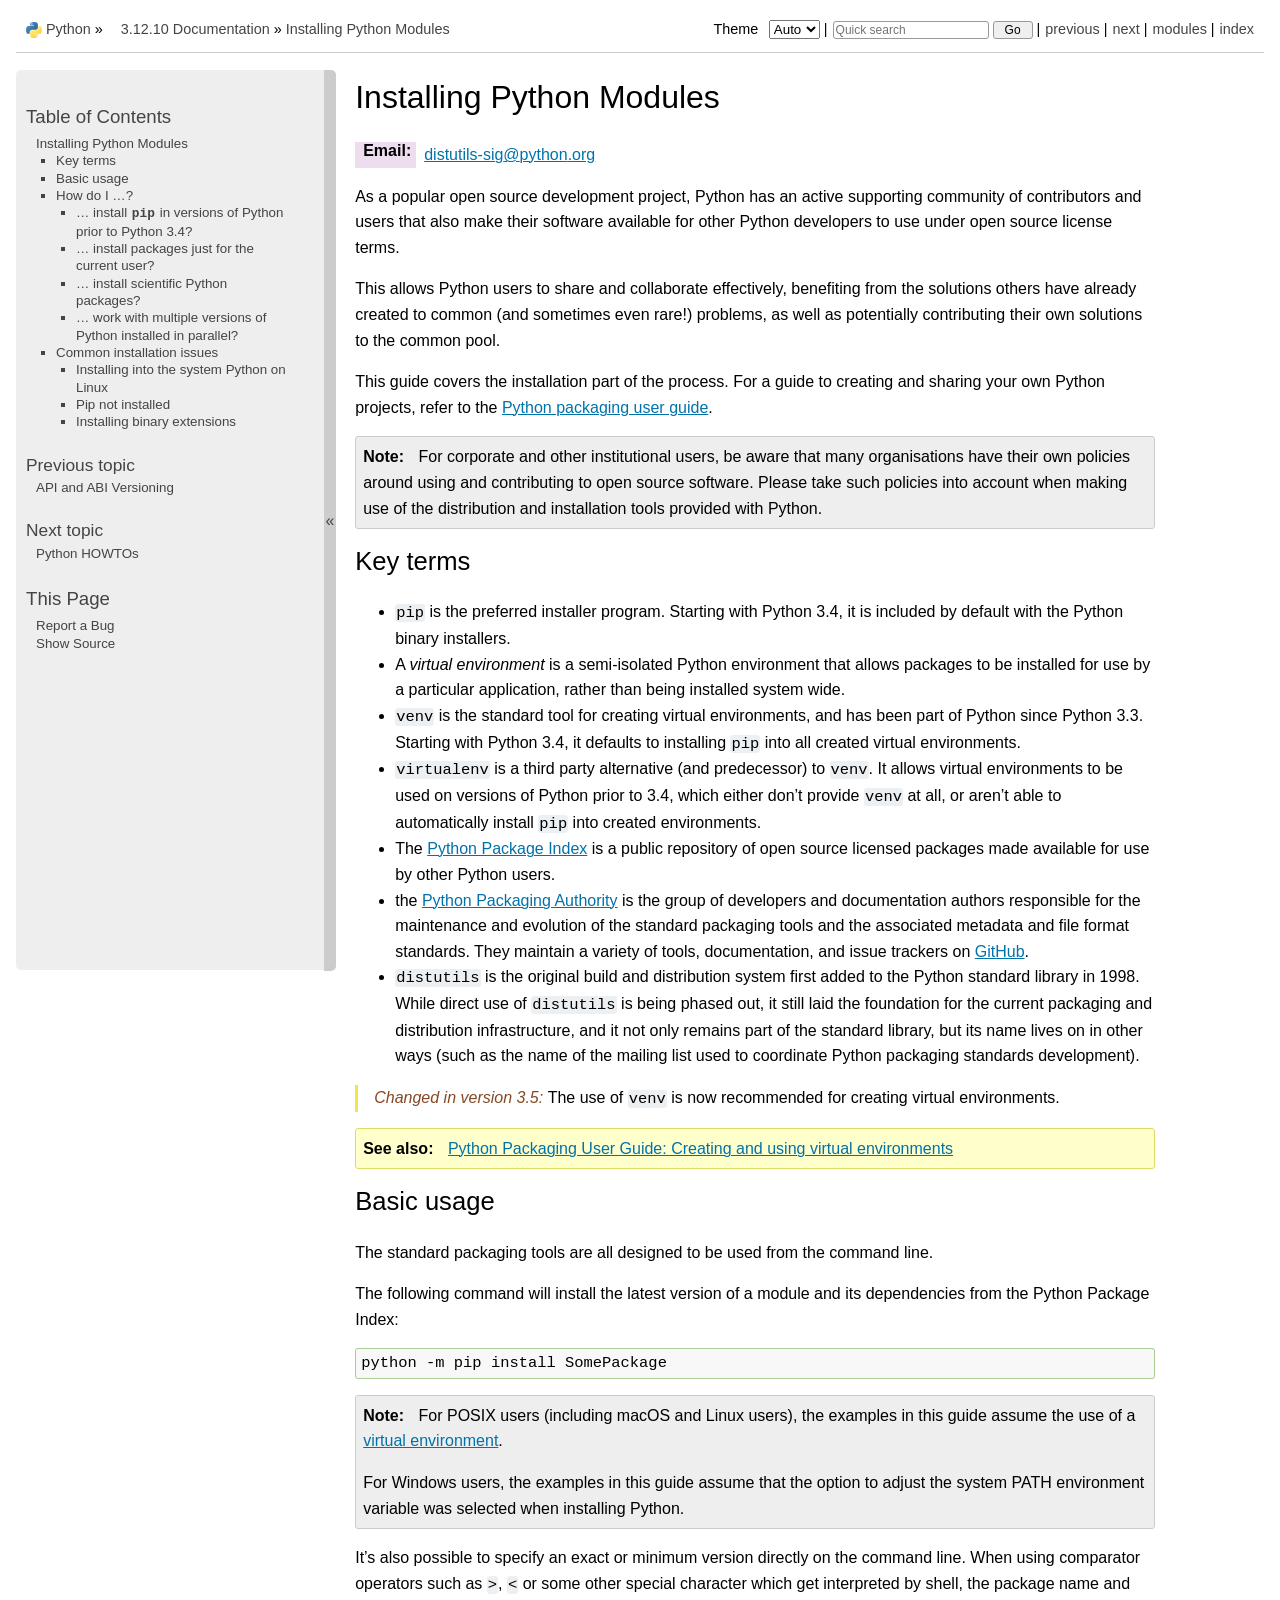
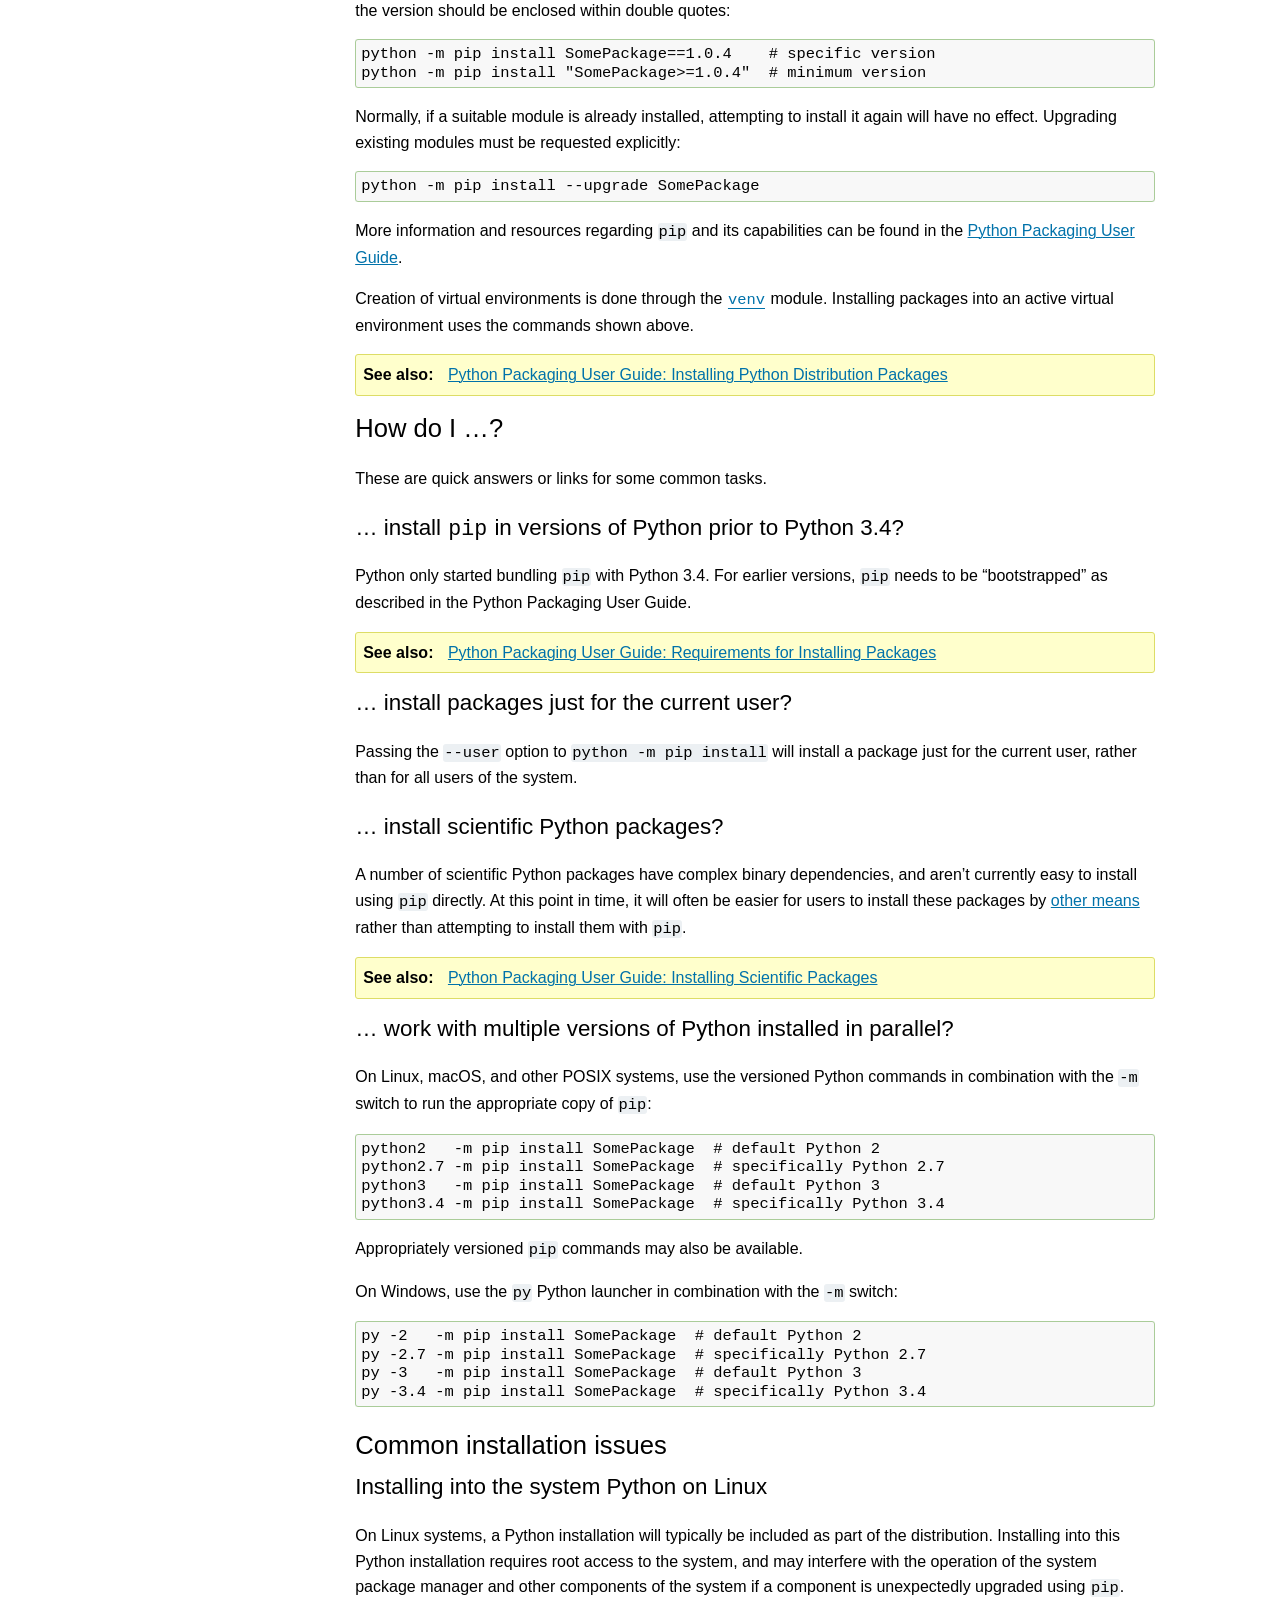
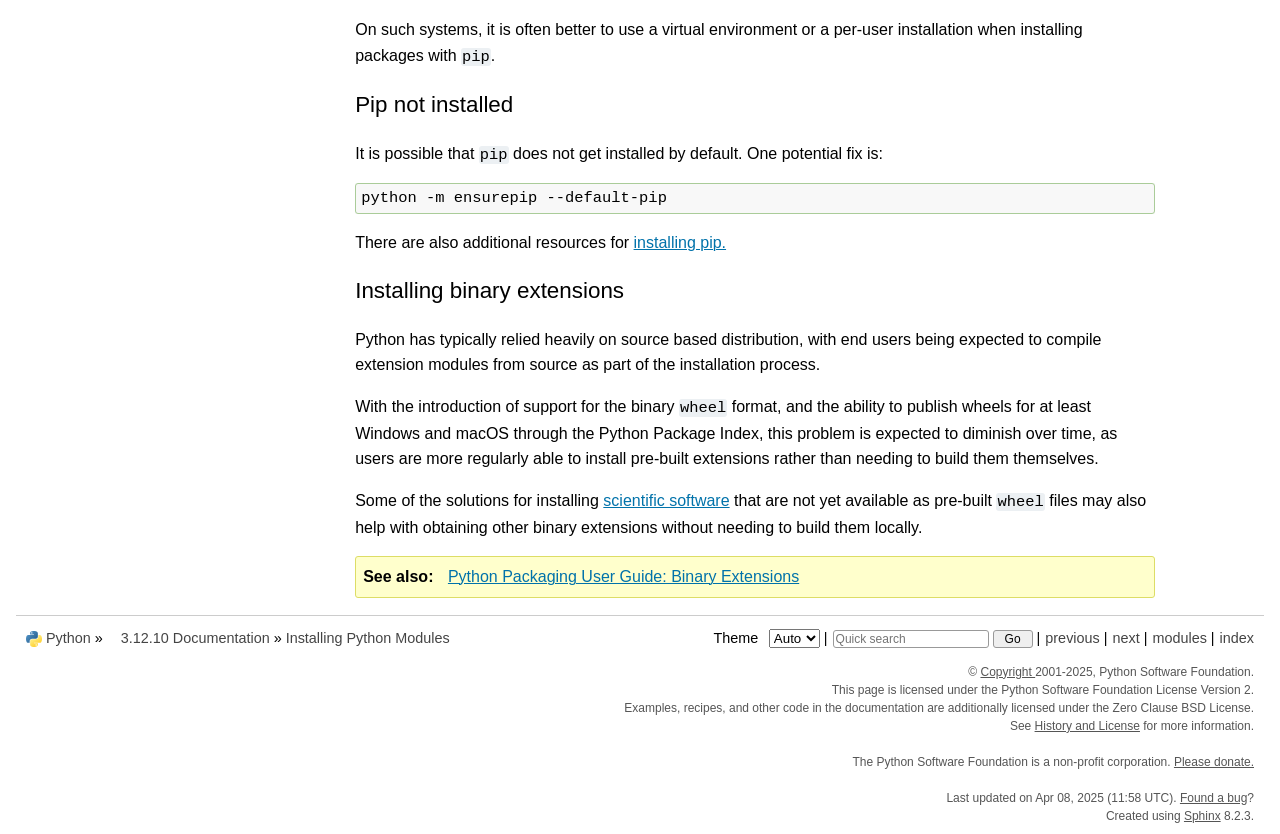
<file: Doc/html/installing/index.html>
<!DOCTYPE html>

<html lang="en" data-content_root="../">
  <head>
    <meta charset="utf-8" />
    <meta name="viewport" content="width=device-width, initial-scale=1.0" /><meta name="viewport" content="width=device-width, initial-scale=1" />
<meta property="og:title" content="Installing Python Modules" />
<meta property="og:type" content="website" />
<meta property="og:url" content="https://docs.python.org/3/installing/index.html" />
<meta property="og:site_name" content="Python documentation" />
<meta property="og:description" content="Email, distutils-sig@python.org,. As a popular open source development project, Python has an active supporting community of contributors and users that also make their software available for other..." />
<meta property="og:image" content="https://docs.python.org/3/_static/og-image.png" />
<meta property="og:image:alt" content="Python documentation" />
<meta name="description" content="Email, distutils-sig@python.org,. As a popular open source development project, Python has an active supporting community of contributors and users that also make their software available for other..." />
<meta property="og:image:width" content="200">
<meta property="og:image:height" content="200">
<meta name="theme-color" content="#3776ab">

    <title>Installing Python Modules &#8212; Python 3.12.10 documentation</title><meta name="viewport" content="width=device-width, initial-scale=1.0">
    
    <link rel="stylesheet" type="text/css" href="../_static/pygments.css?v=b86133f3" />
    <link rel="stylesheet" type="text/css" href="../_static/pydoctheme.css?v=23252803" />
    <link id="pygments_dark_css" media="(prefers-color-scheme: dark)" rel="stylesheet" type="text/css" href="../_static/pygments_dark.css?v=5349f25f" />
    
    <script src="../_static/documentation_options.js?v=e5e5df70"></script>
    <script src="../_static/doctools.js?v=9bcbadda"></script>
    <script src="../_static/sphinx_highlight.js?v=dc90522c"></script>
    
    <script src="../_static/sidebar.js"></script>
    
    <link rel="search" type="application/opensearchdescription+xml"
          title="Search within Python 3.12.10 documentation"
          href="../_static/opensearch.xml"/>
    <link rel="author" title="About these documents" href="../about.html" />
    <link rel="index" title="Index" href="../genindex.html" />
    <link rel="search" title="Search" href="../search.html" />
    <link rel="copyright" title="Copyright" href="../copyright.html" />
    <link rel="next" title="Python HOWTOs" href="../howto/index.html" />
    <link rel="prev" title="API and ABI Versioning" href="../c-api/apiabiversion.html" />
    
    <link rel="canonical" href="https://docs.python.org/3/installing/index.html">
    
      
    

    
    <style>
      @media only screen {
        table.full-width-table {
            width: 100%;
        }
      }
    </style>
<link rel="stylesheet" href="../_static/pydoctheme_dark.css" media="(prefers-color-scheme: dark)" id="pydoctheme_dark_css">
    <link rel="shortcut icon" type="image/png" href="../_static/py.svg" />
            <script type="text/javascript" src="../_static/copybutton.js"></script>
            <script type="text/javascript" src="../_static/menu.js"></script>
            <script type="text/javascript" src="../_static/search-focus.js"></script>
            <script type="text/javascript" src="../_static/themetoggle.js"></script> 
            <script type="text/javascript" src="../_static/rtd_switcher.js"></script>
            <meta name="readthedocs-addons-api-version" content="1">

  </head>
<body>
<div class="mobile-nav">
    <input type="checkbox" id="menuToggler" class="toggler__input" aria-controls="navigation"
           aria-pressed="false" aria-expanded="false" role="button" aria-label="Menu" />
    <nav class="nav-content" role="navigation">
        <label for="menuToggler" class="toggler__label">
            <span></span>
        </label>
        <span class="nav-items-wrapper">
            <a href="https://www.python.org/" class="nav-logo">
                <img src="../_static/py.svg" alt="Python logo"/>
            </a>
            <span class="version_switcher_placeholder"></span>
            <form role="search" class="search" action="../search.html" method="get">
                <svg xmlns="http://www.w3.org/2000/svg" width="20" height="20" viewBox="0 0 24 24" class="search-icon">
                    <path fill-rule="nonzero" fill="currentColor" d="M15.5 14h-.79l-.28-.27a6.5 6.5 0 001.48-5.34c-.47-2.78-2.79-5-5.59-5.34a6.505 6.505 0 00-7.27 7.27c.34 2.8 2.56 5.12 5.34 5.59a6.5 6.5 0 005.34-1.48l.27.28v.79l4.25 4.25c.41.41 1.08.41 1.49 0 .41-.41.41-1.08 0-1.49L15.5 14zm-6 0C7.01 14 5 11.99 5 9.5S7.01 5 9.5 5 14 7.01 14 9.5 11.99 14 9.5 14z"></path>
                </svg>
                <input placeholder="Quick search" aria-label="Quick search" type="search" name="q" />
                <input type="submit" value="Go"/>
            </form>
        </span>
    </nav>
    <div class="menu-wrapper">
        <nav class="menu" role="navigation" aria-label="main navigation">
            <div class="language_switcher_placeholder"></div>
            
<label class="theme-selector-label">
    Theme
    <select class="theme-selector" oninput="activateTheme(this.value)">
        <option value="auto" selected>Auto</option>
        <option value="light">Light</option>
        <option value="dark">Dark</option>
    </select>
</label>
  <div>
    <h3><a href="../contents.html">Table of Contents</a></h3>
    <ul>
<li><a class="reference internal" href="#">Installing Python Modules</a><ul>
<li><a class="reference internal" href="#key-terms">Key terms</a></li>
<li><a class="reference internal" href="#basic-usage">Basic usage</a></li>
<li><a class="reference internal" href="#how-do-i">How do I …?</a><ul>
<li><a class="reference internal" href="#install-pip-in-versions-of-python-prior-to-python-3-4">… install <code class="docutils literal notranslate"><span class="pre">pip</span></code> in versions of Python prior to Python 3.4?</a></li>
<li><a class="reference internal" href="#install-packages-just-for-the-current-user">… install packages just for the current user?</a></li>
<li><a class="reference internal" href="#install-scientific-python-packages">… install scientific Python packages?</a></li>
<li><a class="reference internal" href="#work-with-multiple-versions-of-python-installed-in-parallel">… work with multiple versions of Python installed in parallel?</a></li>
</ul>
</li>
<li><a class="reference internal" href="#common-installation-issues">Common installation issues</a><ul>
<li><a class="reference internal" href="#installing-into-the-system-python-on-linux">Installing into the system Python on Linux</a></li>
<li><a class="reference internal" href="#pip-not-installed">Pip not installed</a></li>
<li><a class="reference internal" href="#installing-binary-extensions">Installing binary extensions</a></li>
</ul>
</li>
</ul>
</li>
</ul>

  </div>
  <div>
    <h4>Previous topic</h4>
    <p class="topless"><a href="../c-api/apiabiversion.html"
                          title="previous chapter">API and ABI Versioning</a></p>
  </div>
  <div>
    <h4>Next topic</h4>
    <p class="topless"><a href="../howto/index.html"
                          title="next chapter">Python HOWTOs</a></p>
  </div>
  <div role="note" aria-label="source link">
    <h3>This Page</h3>
    <ul class="this-page-menu">
      <li><a href="../bugs.html">Report a Bug</a></li>
      <li>
        <a href="https://github.com/python/cpython/blob/main/Doc/installing/index.rst"
            rel="nofollow">Show Source
        </a>
      </li>
    </ul>
  </div>
        </nav>
    </div>
</div>

  
    <div class="related" role="navigation" aria-label="Related">
      <h3>Navigation</h3>
      <ul>
        <li class="right" style="margin-right: 10px">
          <a href="../genindex.html" title="General Index"
             accesskey="I">index</a></li>
        <li class="right" >
          <a href="../py-modindex.html" title="Python Module Index"
             >modules</a> |</li>
        <li class="right" >
          <a href="../howto/index.html" title="Python HOWTOs"
             accesskey="N">next</a> |</li>
        <li class="right" >
          <a href="../c-api/apiabiversion.html" title="API and ABI Versioning"
             accesskey="P">previous</a> |</li>

          <li><img src="../_static/py.svg" alt="Python logo" style="vertical-align: middle; margin-top: -1px"/></li>
          <li><a href="https://www.python.org/">Python</a> &#187;</li>
          <li class="switchers">
            <div class="language_switcher_placeholder"></div>
            <div class="version_switcher_placeholder"></div>
          </li>
          <li>
              
          </li>
    <li id="cpython-language-and-version">
      <a href="../index.html">3.12.10 Documentation</a> &#187;
    </li>

        <li class="nav-item nav-item-this"><a href="">Installing Python Modules</a></li>
                <li class="right">
                    

    <div class="inline-search" role="search">
        <form class="inline-search" action="../search.html" method="get">
          <input placeholder="Quick search" aria-label="Quick search" type="search" name="q" id="search-box" />
          <input type="submit" value="Go" />
        </form>
    </div>
                     |
                </li>
            <li class="right">
<label class="theme-selector-label">
    Theme
    <select class="theme-selector" oninput="activateTheme(this.value)">
        <option value="auto" selected>Auto</option>
        <option value="light">Light</option>
        <option value="dark">Dark</option>
    </select>
</label> |</li>
            
      </ul>
    </div>    

    <div class="document">
      <div class="documentwrapper">
        <div class="bodywrapper">
          <div class="body" role="main">
            
  <section id="installing-python-modules">
<span id="installing-index"></span><h1>Installing Python Modules<a class="headerlink" href="#installing-python-modules" title="Link to this heading">¶</a></h1>
<dl class="field-list simple">
<dt class="field-odd">Email<span class="colon">:</span></dt>
<dd class="field-odd"><p><a class="reference external" href="mailto:distutils-sig&#37;&#52;&#48;python&#46;org">distutils-sig<span>&#64;</span>python<span>&#46;</span>org</a></p>
</dd>
</dl>
<p>As a popular open source development project, Python has an active
supporting community of contributors and users that also make their software
available for other Python developers to use under open source license terms.</p>
<p>This allows Python users to share and collaborate effectively, benefiting
from the solutions others have already created to common (and sometimes
even rare!) problems, as well as potentially contributing their own
solutions to the common pool.</p>
<p>This guide covers the installation part of the process. For a guide to
creating and sharing your own Python projects, refer to the
<a class="reference external" href="https://packaging.python.org/en/latest/tutorials/packaging-projects/">Python packaging user guide</a>.</p>
<div class="admonition note">
<p class="admonition-title">Note</p>
<p>For corporate and other institutional users, be aware that many
organisations have their own policies around using and contributing to
open source software. Please take such policies into account when making
use of the distribution and installation tools provided with Python.</p>
</div>
<section id="key-terms">
<h2>Key terms<a class="headerlink" href="#key-terms" title="Link to this heading">¶</a></h2>
<ul class="simple">
<li><p><code class="docutils literal notranslate"><span class="pre">pip</span></code> is the preferred installer program. Starting with Python 3.4, it
is included by default with the Python binary installers.</p></li>
<li><p>A <em>virtual environment</em> is a semi-isolated Python environment that allows
packages to be installed for use by a particular application, rather than
being installed system wide.</p></li>
<li><p><code class="docutils literal notranslate"><span class="pre">venv</span></code> is the standard tool for creating virtual environments, and has
been part of Python since Python 3.3. Starting with Python 3.4, it
defaults to installing <code class="docutils literal notranslate"><span class="pre">pip</span></code> into all created virtual environments.</p></li>
<li><p><code class="docutils literal notranslate"><span class="pre">virtualenv</span></code> is a third party alternative (and predecessor) to
<code class="docutils literal notranslate"><span class="pre">venv</span></code>. It allows virtual environments to be used on versions of
Python prior to 3.4, which either don’t provide <code class="docutils literal notranslate"><span class="pre">venv</span></code> at all, or
aren’t able to automatically install <code class="docutils literal notranslate"><span class="pre">pip</span></code> into created environments.</p></li>
<li><p>The <a class="reference external" href="https://pypi.org">Python Package Index</a> is a public
repository of open source licensed packages made available for use by
other Python users.</p></li>
<li><p>the <a class="reference external" href="https://www.pypa.io/">Python Packaging Authority</a> is the group of
developers and documentation authors responsible for the maintenance and
evolution of the standard packaging tools and the associated metadata and
file format standards. They maintain a variety of tools, documentation,
and issue trackers on <a class="reference external" href="https://github.com/pypa">GitHub</a>.</p></li>
<li><p><code class="docutils literal notranslate"><span class="pre">distutils</span></code> is the original build and distribution system first added to
the Python standard library in 1998. While direct use of <code class="docutils literal notranslate"><span class="pre">distutils</span></code> is
being phased out, it still laid the foundation for the current packaging
and distribution infrastructure, and it not only remains part of the
standard library, but its name lives on in other ways (such as the name
of the mailing list used to coordinate Python packaging standards
development).</p></li>
</ul>
<div class="versionchanged">
<p><span class="versionmodified changed">Changed in version 3.5: </span>The use of <code class="docutils literal notranslate"><span class="pre">venv</span></code> is now recommended for creating virtual environments.</p>
</div>
<div class="admonition seealso">
<p class="admonition-title">See also</p>
<p><a class="reference external" href="https://packaging.python.org/installing/#creating-virtual-environments">Python Packaging User Guide: Creating and using virtual environments</a></p>
</div>
</section>
<section id="basic-usage">
<h2>Basic usage<a class="headerlink" href="#basic-usage" title="Link to this heading">¶</a></h2>
<p>The standard packaging tools are all designed to be used from the command
line.</p>
<p>The following command will install the latest version of a module and its
dependencies from the Python Package Index:</p>
<div class="highlight-none notranslate"><div class="highlight"><pre><span></span>python -m pip install SomePackage
</pre></div>
</div>
<div class="admonition note">
<p class="admonition-title">Note</p>
<p>For POSIX users (including macOS and Linux users), the examples in
this guide assume the use of a <a class="reference internal" href="../glossary.html#term-virtual-environment"><span class="xref std std-term">virtual environment</span></a>.</p>
<p>For Windows users, the examples in this guide assume that the option to
adjust the system PATH environment variable was selected when installing
Python.</p>
</div>
<p>It’s also possible to specify an exact or minimum version directly on the
command line. When using comparator operators such as <code class="docutils literal notranslate"><span class="pre">&gt;</span></code>, <code class="docutils literal notranslate"><span class="pre">&lt;</span></code> or some other
special character which get interpreted by shell, the package name and the
version should be enclosed within double quotes:</p>
<div class="highlight-none notranslate"><div class="highlight"><pre><span></span>python -m pip install SomePackage==1.0.4    # specific version
python -m pip install &quot;SomePackage&gt;=1.0.4&quot;  # minimum version
</pre></div>
</div>
<p>Normally, if a suitable module is already installed, attempting to install
it again will have no effect. Upgrading existing modules must be requested
explicitly:</p>
<div class="highlight-none notranslate"><div class="highlight"><pre><span></span>python -m pip install --upgrade SomePackage
</pre></div>
</div>
<p>More information and resources regarding <code class="docutils literal notranslate"><span class="pre">pip</span></code> and its capabilities can be
found in the <a class="reference external" href="https://packaging.python.org">Python Packaging User Guide</a>.</p>
<p>Creation of virtual environments is done through the <a class="reference internal" href="../library/venv.html#module-venv" title="venv: Creation of virtual environments."><code class="xref py py-mod docutils literal notranslate"><span class="pre">venv</span></code></a> module.
Installing packages into an active virtual environment uses the commands shown
above.</p>
<div class="admonition seealso">
<p class="admonition-title">See also</p>
<p><a class="reference external" href="https://packaging.python.org/installing/">Python Packaging User Guide: Installing Python Distribution Packages</a></p>
</div>
</section>
<section id="how-do-i">
<h2>How do I …?<a class="headerlink" href="#how-do-i" title="Link to this heading">¶</a></h2>
<p>These are quick answers or links for some common tasks.</p>
<section id="install-pip-in-versions-of-python-prior-to-python-3-4">
<h3>… install <code class="docutils literal notranslate"><span class="pre">pip</span></code> in versions of Python prior to Python 3.4?<a class="headerlink" href="#install-pip-in-versions-of-python-prior-to-python-3-4" title="Link to this heading">¶</a></h3>
<p>Python only started bundling <code class="docutils literal notranslate"><span class="pre">pip</span></code> with Python 3.4. For earlier versions,
<code class="docutils literal notranslate"><span class="pre">pip</span></code> needs to be “bootstrapped” as described in the Python Packaging
User Guide.</p>
<div class="admonition seealso">
<p class="admonition-title">See also</p>
<p><a class="reference external" href="https://packaging.python.org/installing/#requirements-for-installing-packages">Python Packaging User Guide: Requirements for Installing Packages</a></p>
</div>
</section>
<section id="install-packages-just-for-the-current-user">
<h3>… install packages just for the current user?<a class="headerlink" href="#install-packages-just-for-the-current-user" title="Link to this heading">¶</a></h3>
<p>Passing the <code class="docutils literal notranslate"><span class="pre">--user</span></code> option to <code class="docutils literal notranslate"><span class="pre">python</span> <span class="pre">-m</span> <span class="pre">pip</span> <span class="pre">install</span></code> will install a
package just for the current user, rather than for all users of the system.</p>
</section>
<section id="install-scientific-python-packages">
<h3>… install scientific Python packages?<a class="headerlink" href="#install-scientific-python-packages" title="Link to this heading">¶</a></h3>
<p>A number of scientific Python packages have complex binary dependencies, and
aren’t currently easy to install using <code class="docutils literal notranslate"><span class="pre">pip</span></code> directly. At this point in
time, it will often be easier for users to install these packages by
<a class="reference external" href="https://packaging.python.org/science/">other means</a>
rather than attempting to install them with <code class="docutils literal notranslate"><span class="pre">pip</span></code>.</p>
<div class="admonition seealso">
<p class="admonition-title">See also</p>
<p><a class="reference external" href="https://packaging.python.org/science/">Python Packaging User Guide: Installing Scientific Packages</a></p>
</div>
</section>
<section id="work-with-multiple-versions-of-python-installed-in-parallel">
<h3>… work with multiple versions of Python installed in parallel?<a class="headerlink" href="#work-with-multiple-versions-of-python-installed-in-parallel" title="Link to this heading">¶</a></h3>
<p>On Linux, macOS, and other POSIX systems, use the versioned Python commands
in combination with the <code class="docutils literal notranslate"><span class="pre">-m</span></code> switch to run the appropriate copy of
<code class="docutils literal notranslate"><span class="pre">pip</span></code>:</p>
<div class="highlight-none notranslate"><div class="highlight"><pre><span></span>python2   -m pip install SomePackage  # default Python 2
python2.7 -m pip install SomePackage  # specifically Python 2.7
python3   -m pip install SomePackage  # default Python 3
python3.4 -m pip install SomePackage  # specifically Python 3.4
</pre></div>
</div>
<p>Appropriately versioned <code class="docutils literal notranslate"><span class="pre">pip</span></code> commands may also be available.</p>
<p>On Windows, use the <code class="docutils literal notranslate"><span class="pre">py</span></code> Python launcher in combination with the <code class="docutils literal notranslate"><span class="pre">-m</span></code>
switch:</p>
<div class="highlight-none notranslate"><div class="highlight"><pre><span></span>py -2   -m pip install SomePackage  # default Python 2
py -2.7 -m pip install SomePackage  # specifically Python 2.7
py -3   -m pip install SomePackage  # default Python 3
py -3.4 -m pip install SomePackage  # specifically Python 3.4
</pre></div>
</div>
</section>
</section>
<section id="common-installation-issues">
<h2>Common installation issues<a class="headerlink" href="#common-installation-issues" title="Link to this heading">¶</a></h2>
<section id="installing-into-the-system-python-on-linux">
<h3>Installing into the system Python on Linux<a class="headerlink" href="#installing-into-the-system-python-on-linux" title="Link to this heading">¶</a></h3>
<p>On Linux systems, a Python installation will typically be included as part
of the distribution. Installing into this Python installation requires
root access to the system, and may interfere with the operation of the
system package manager and other components of the system if a component
is unexpectedly upgraded using <code class="docutils literal notranslate"><span class="pre">pip</span></code>.</p>
<p>On such systems, it is often better to use a virtual environment or a
per-user installation when installing packages with <code class="docutils literal notranslate"><span class="pre">pip</span></code>.</p>
</section>
<section id="pip-not-installed">
<h3>Pip not installed<a class="headerlink" href="#pip-not-installed" title="Link to this heading">¶</a></h3>
<p>It is possible that <code class="docutils literal notranslate"><span class="pre">pip</span></code> does not get installed by default. One potential fix is:</p>
<div class="highlight-none notranslate"><div class="highlight"><pre><span></span>python -m ensurepip --default-pip
</pre></div>
</div>
<p>There are also additional resources for <a class="reference external" href="https://packaging.python.org/en/latest/tutorials/installing-packages/#ensure-pip-setuptools-and-wheel-are-up-to-date">installing pip.</a></p>
</section>
<section id="installing-binary-extensions">
<h3>Installing binary extensions<a class="headerlink" href="#installing-binary-extensions" title="Link to this heading">¶</a></h3>
<p>Python has typically relied heavily on source based distribution, with end
users being expected to compile extension modules from source as part of
the installation process.</p>
<p>With the introduction of support for the binary <code class="docutils literal notranslate"><span class="pre">wheel</span></code> format, and the
ability to publish wheels for at least Windows and macOS through the
Python Package Index, this problem is expected to diminish over time,
as users are more regularly able to install pre-built extensions rather
than needing to build them themselves.</p>
<p>Some of the solutions for installing <a class="reference external" href="https://packaging.python.org/science/">scientific software</a>
that are not yet available as pre-built <code class="docutils literal notranslate"><span class="pre">wheel</span></code> files may also help with
obtaining other binary extensions without needing to build them locally.</p>
<div class="admonition seealso">
<p class="admonition-title">See also</p>
<p><a class="reference external" href="https://packaging.python.org/extensions/">Python Packaging User Guide: Binary Extensions</a></p>
</div>
</section>
</section>
</section>


            <div class="clearer"></div>
          </div>
        </div>
      </div>
      <div class="sphinxsidebar" role="navigation" aria-label="Main">
        <div class="sphinxsidebarwrapper">
  <div>
    <h3><a href="../contents.html">Table of Contents</a></h3>
    <ul>
<li><a class="reference internal" href="#">Installing Python Modules</a><ul>
<li><a class="reference internal" href="#key-terms">Key terms</a></li>
<li><a class="reference internal" href="#basic-usage">Basic usage</a></li>
<li><a class="reference internal" href="#how-do-i">How do I …?</a><ul>
<li><a class="reference internal" href="#install-pip-in-versions-of-python-prior-to-python-3-4">… install <code class="docutils literal notranslate"><span class="pre">pip</span></code> in versions of Python prior to Python 3.4?</a></li>
<li><a class="reference internal" href="#install-packages-just-for-the-current-user">… install packages just for the current user?</a></li>
<li><a class="reference internal" href="#install-scientific-python-packages">… install scientific Python packages?</a></li>
<li><a class="reference internal" href="#work-with-multiple-versions-of-python-installed-in-parallel">… work with multiple versions of Python installed in parallel?</a></li>
</ul>
</li>
<li><a class="reference internal" href="#common-installation-issues">Common installation issues</a><ul>
<li><a class="reference internal" href="#installing-into-the-system-python-on-linux">Installing into the system Python on Linux</a></li>
<li><a class="reference internal" href="#pip-not-installed">Pip not installed</a></li>
<li><a class="reference internal" href="#installing-binary-extensions">Installing binary extensions</a></li>
</ul>
</li>
</ul>
</li>
</ul>

  </div>
  <div>
    <h4>Previous topic</h4>
    <p class="topless"><a href="../c-api/apiabiversion.html"
                          title="previous chapter">API and ABI Versioning</a></p>
  </div>
  <div>
    <h4>Next topic</h4>
    <p class="topless"><a href="../howto/index.html"
                          title="next chapter">Python HOWTOs</a></p>
  </div>
  <div role="note" aria-label="source link">
    <h3>This Page</h3>
    <ul class="this-page-menu">
      <li><a href="../bugs.html">Report a Bug</a></li>
      <li>
        <a href="https://github.com/python/cpython/blob/main/Doc/installing/index.rst"
            rel="nofollow">Show Source
        </a>
      </li>
    </ul>
  </div>
        </div>
<div id="sidebarbutton" title="Collapse sidebar">
<span>«</span>
</div>

      </div>
      <div class="clearer"></div>
    </div>  
    <div class="related" role="navigation" aria-label="Related">
      <h3>Navigation</h3>
      <ul>
        <li class="right" style="margin-right: 10px">
          <a href="../genindex.html" title="General Index"
             >index</a></li>
        <li class="right" >
          <a href="../py-modindex.html" title="Python Module Index"
             >modules</a> |</li>
        <li class="right" >
          <a href="../howto/index.html" title="Python HOWTOs"
             >next</a> |</li>
        <li class="right" >
          <a href="../c-api/apiabiversion.html" title="API and ABI Versioning"
             >previous</a> |</li>

          <li><img src="../_static/py.svg" alt="Python logo" style="vertical-align: middle; margin-top: -1px"/></li>
          <li><a href="https://www.python.org/">Python</a> &#187;</li>
          <li class="switchers">
            <div class="language_switcher_placeholder"></div>
            <div class="version_switcher_placeholder"></div>
          </li>
          <li>
              
          </li>
    <li id="cpython-language-and-version">
      <a href="../index.html">3.12.10 Documentation</a> &#187;
    </li>

        <li class="nav-item nav-item-this"><a href="">Installing Python Modules</a></li>
                <li class="right">
                    

    <div class="inline-search" role="search">
        <form class="inline-search" action="../search.html" method="get">
          <input placeholder="Quick search" aria-label="Quick search" type="search" name="q" id="search-box" />
          <input type="submit" value="Go" />
        </form>
    </div>
                     |
                </li>
            <li class="right">
<label class="theme-selector-label">
    Theme
    <select class="theme-selector" oninput="activateTheme(this.value)">
        <option value="auto" selected>Auto</option>
        <option value="light">Light</option>
        <option value="dark">Dark</option>
    </select>
</label> |</li>
            
      </ul>
    </div>  
    <div class="footer">
    &copy; 
      <a href="../copyright.html">
    
    Copyright
    
      </a>
     2001-2025, Python Software Foundation.
    <br />
    This page is licensed under the Python Software Foundation License Version 2.
    <br />
    Examples, recipes, and other code in the documentation are additionally licensed under the Zero Clause BSD License.
    <br />
    
      See <a href="/license.html">History and License</a> for more information.<br />
    
    
    <br />

    The Python Software Foundation is a non-profit corporation.
<a href="https://www.python.org/psf/donations/">Please donate.</a>
<br />
    <br />
      Last updated on Apr 08, 2025 (11:58 UTC).
    
      <a href="/bugs.html">Found a bug</a>?
    
    <br />

    Created using <a href="https://www.sphinx-doc.org/">Sphinx</a> 8.2.3.
    </div>

  </body>
</html>
</file>
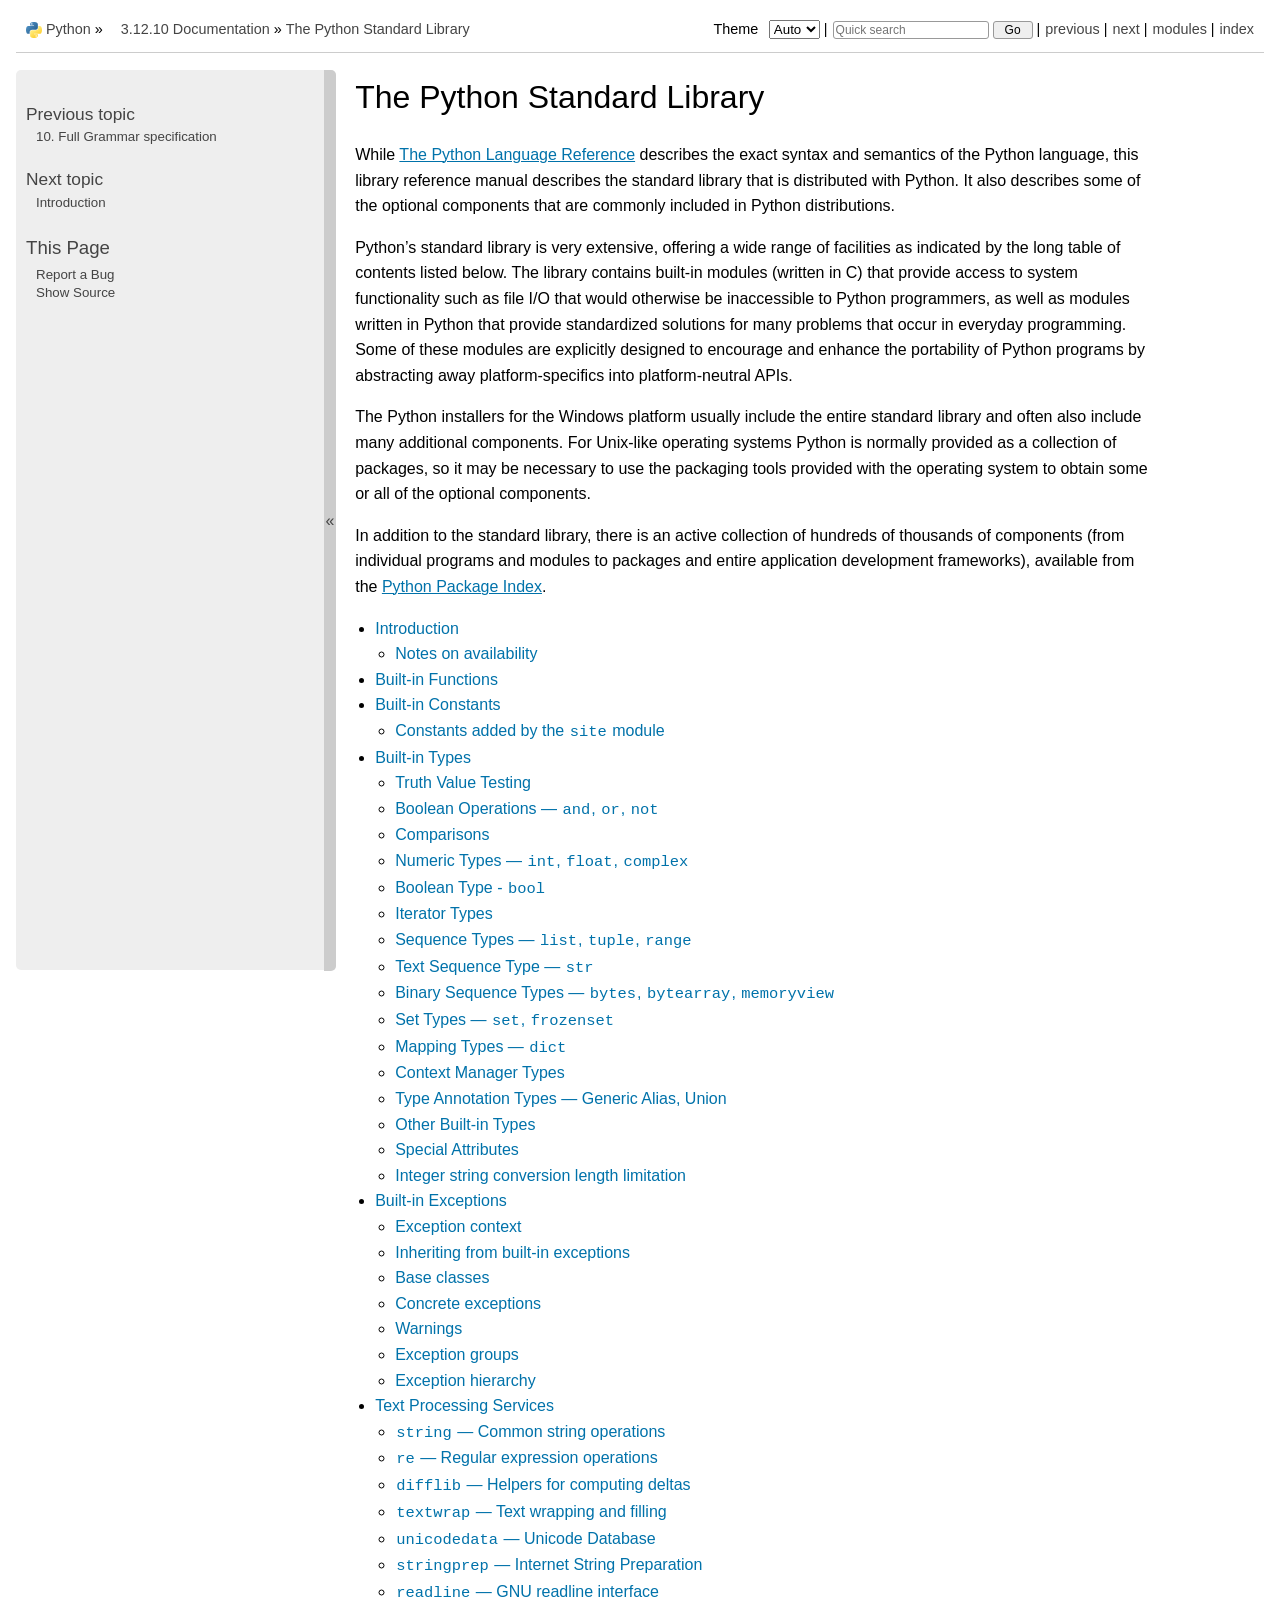
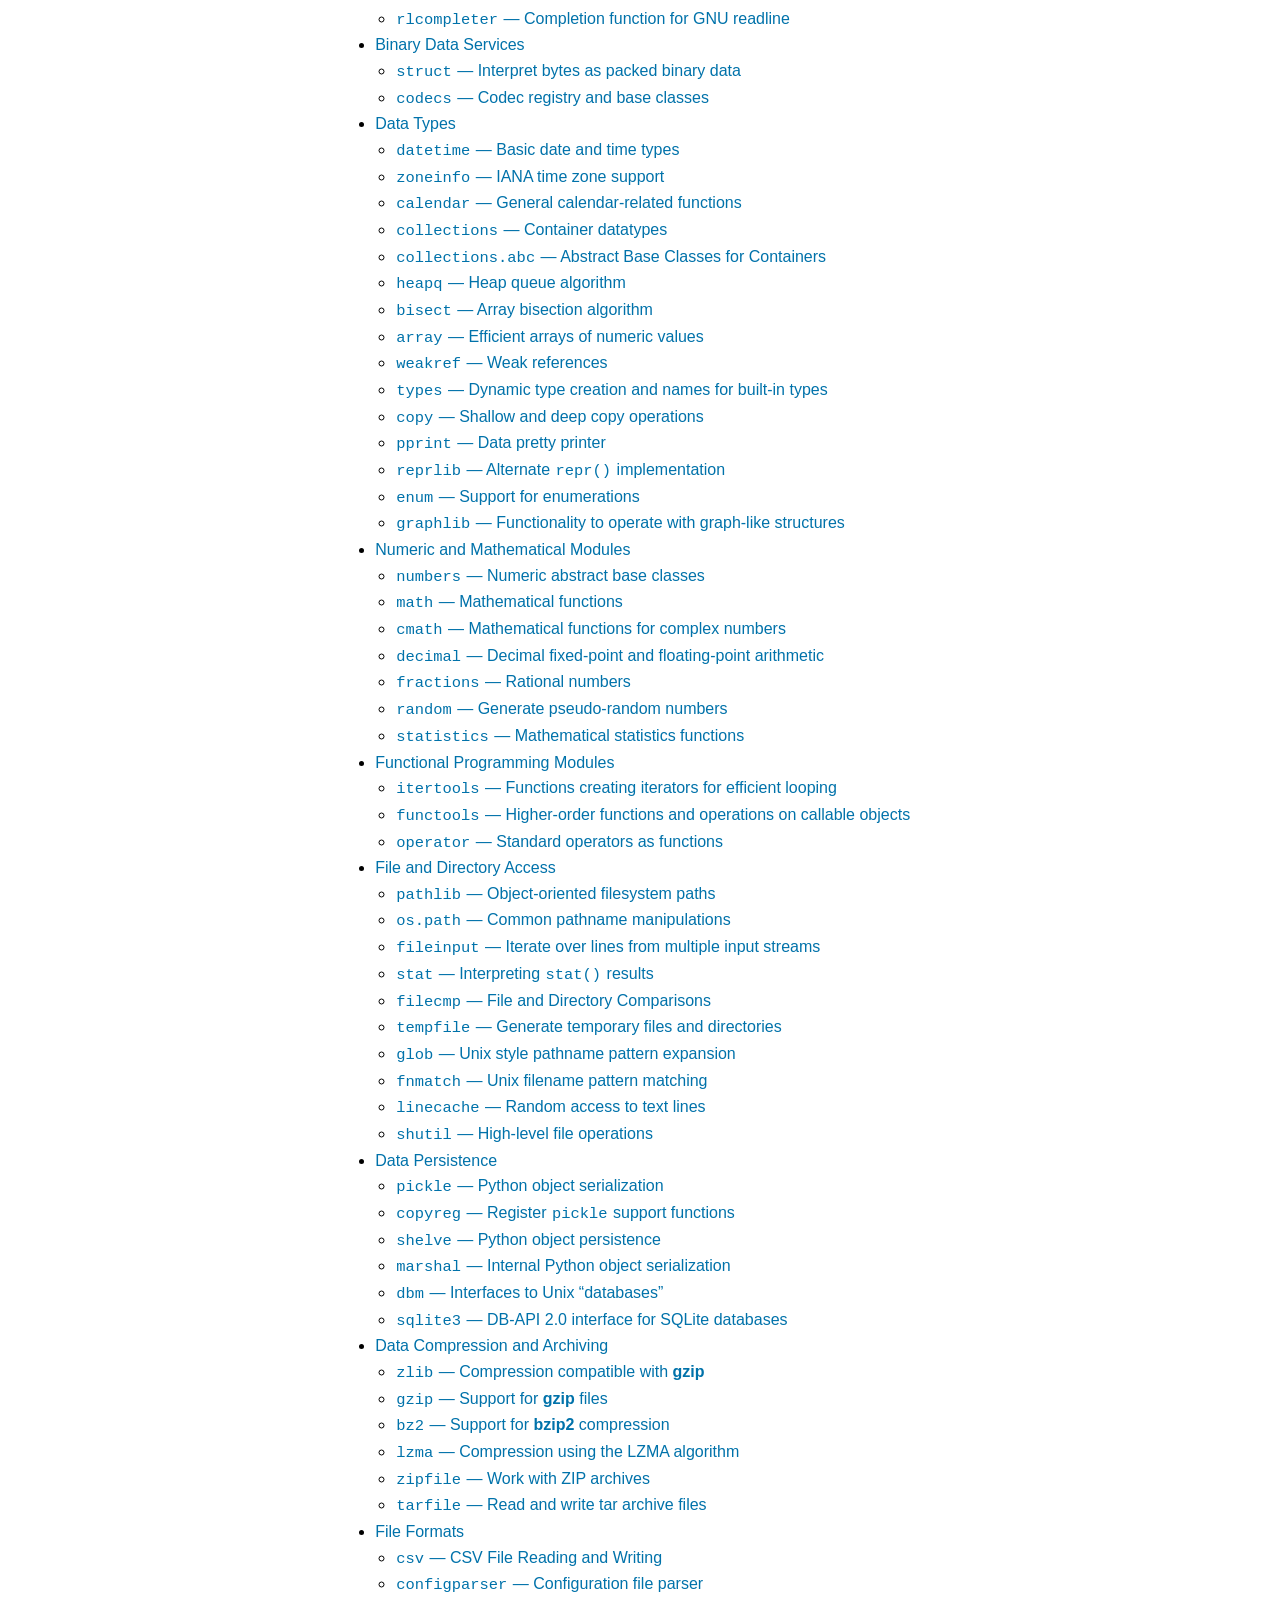
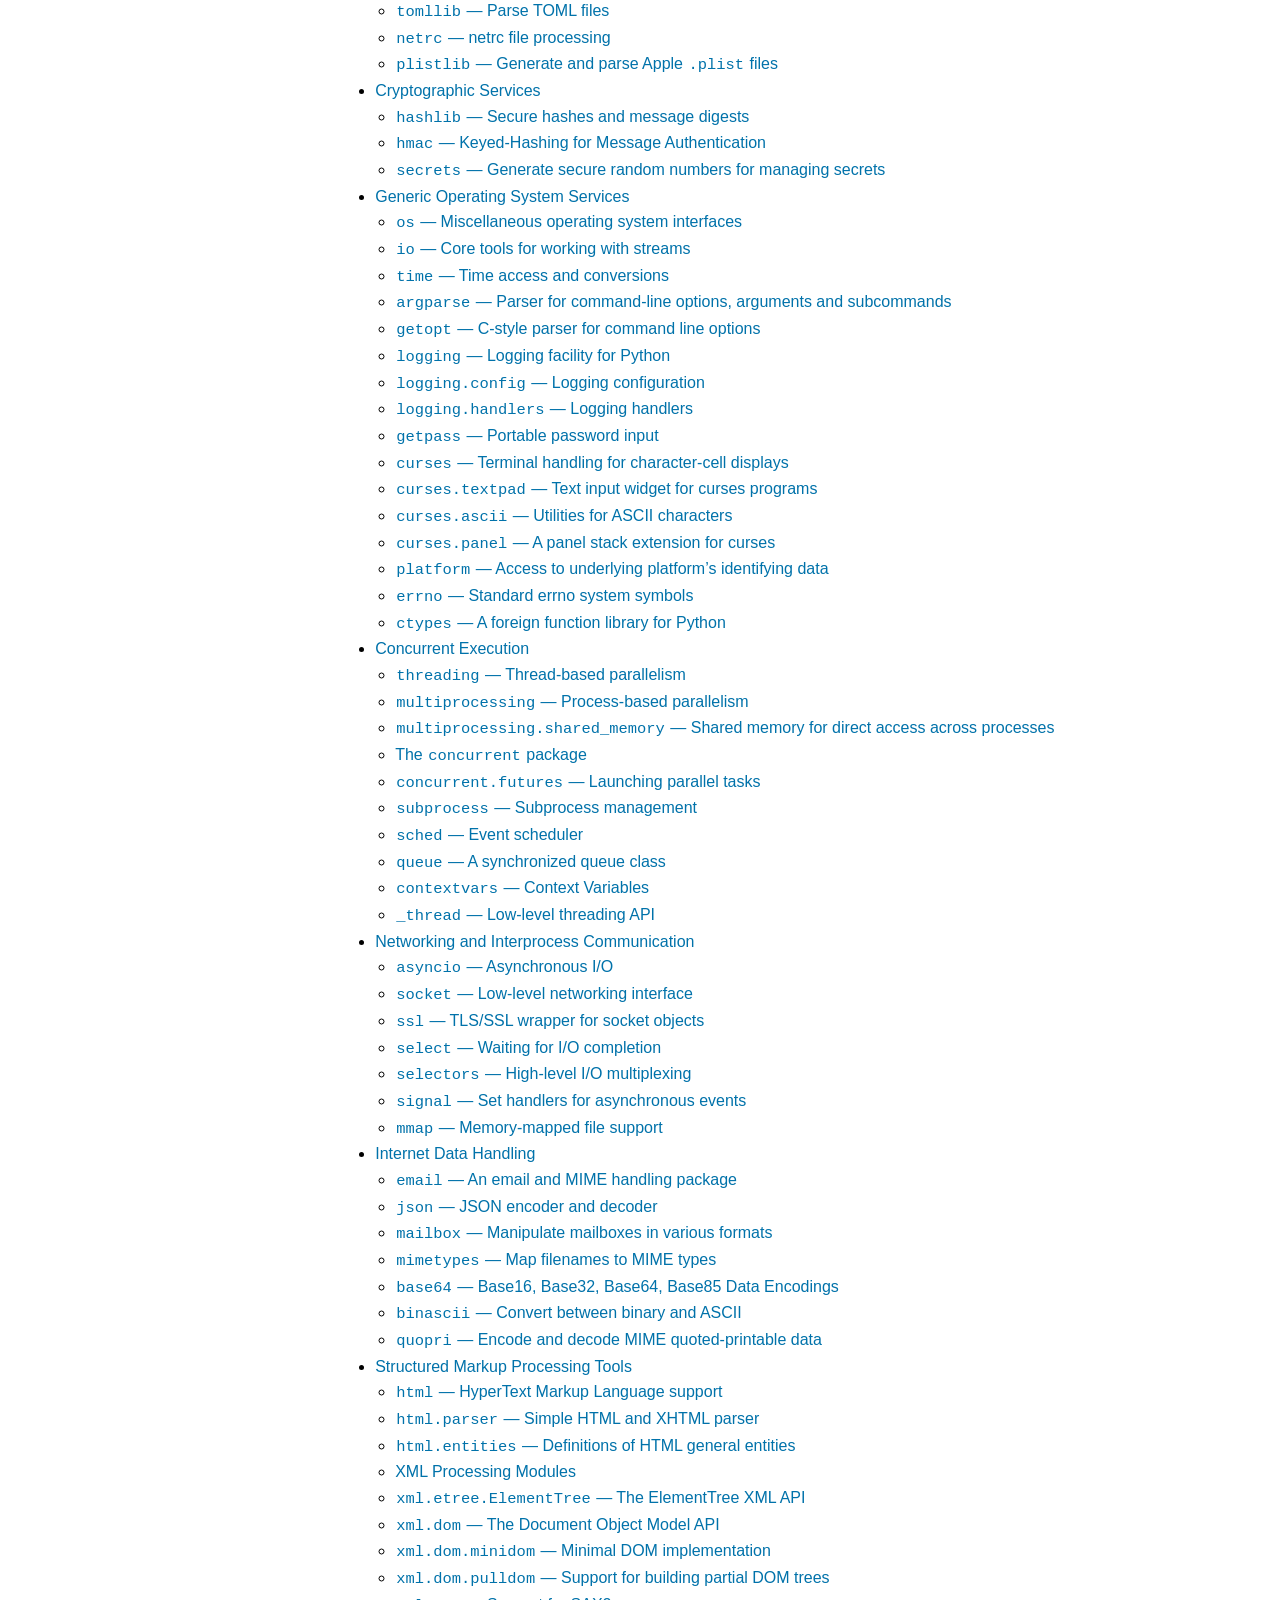
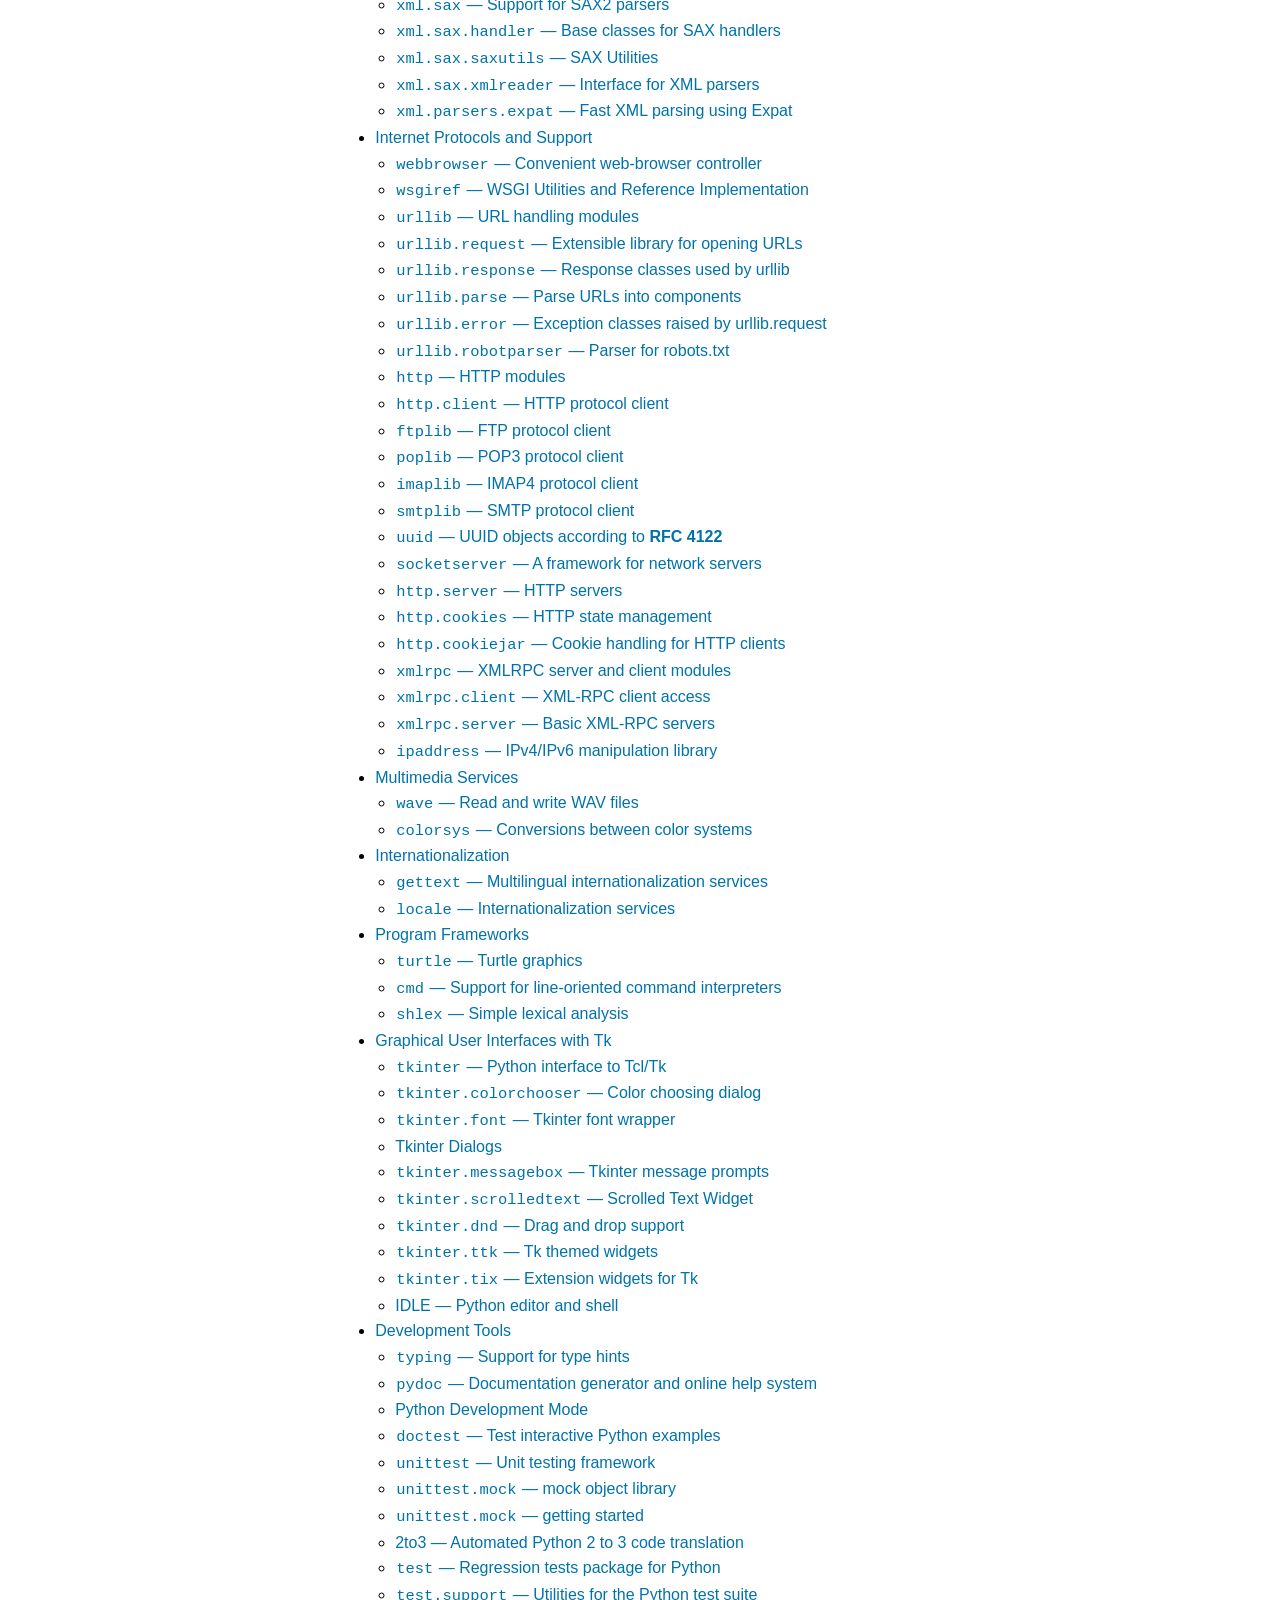
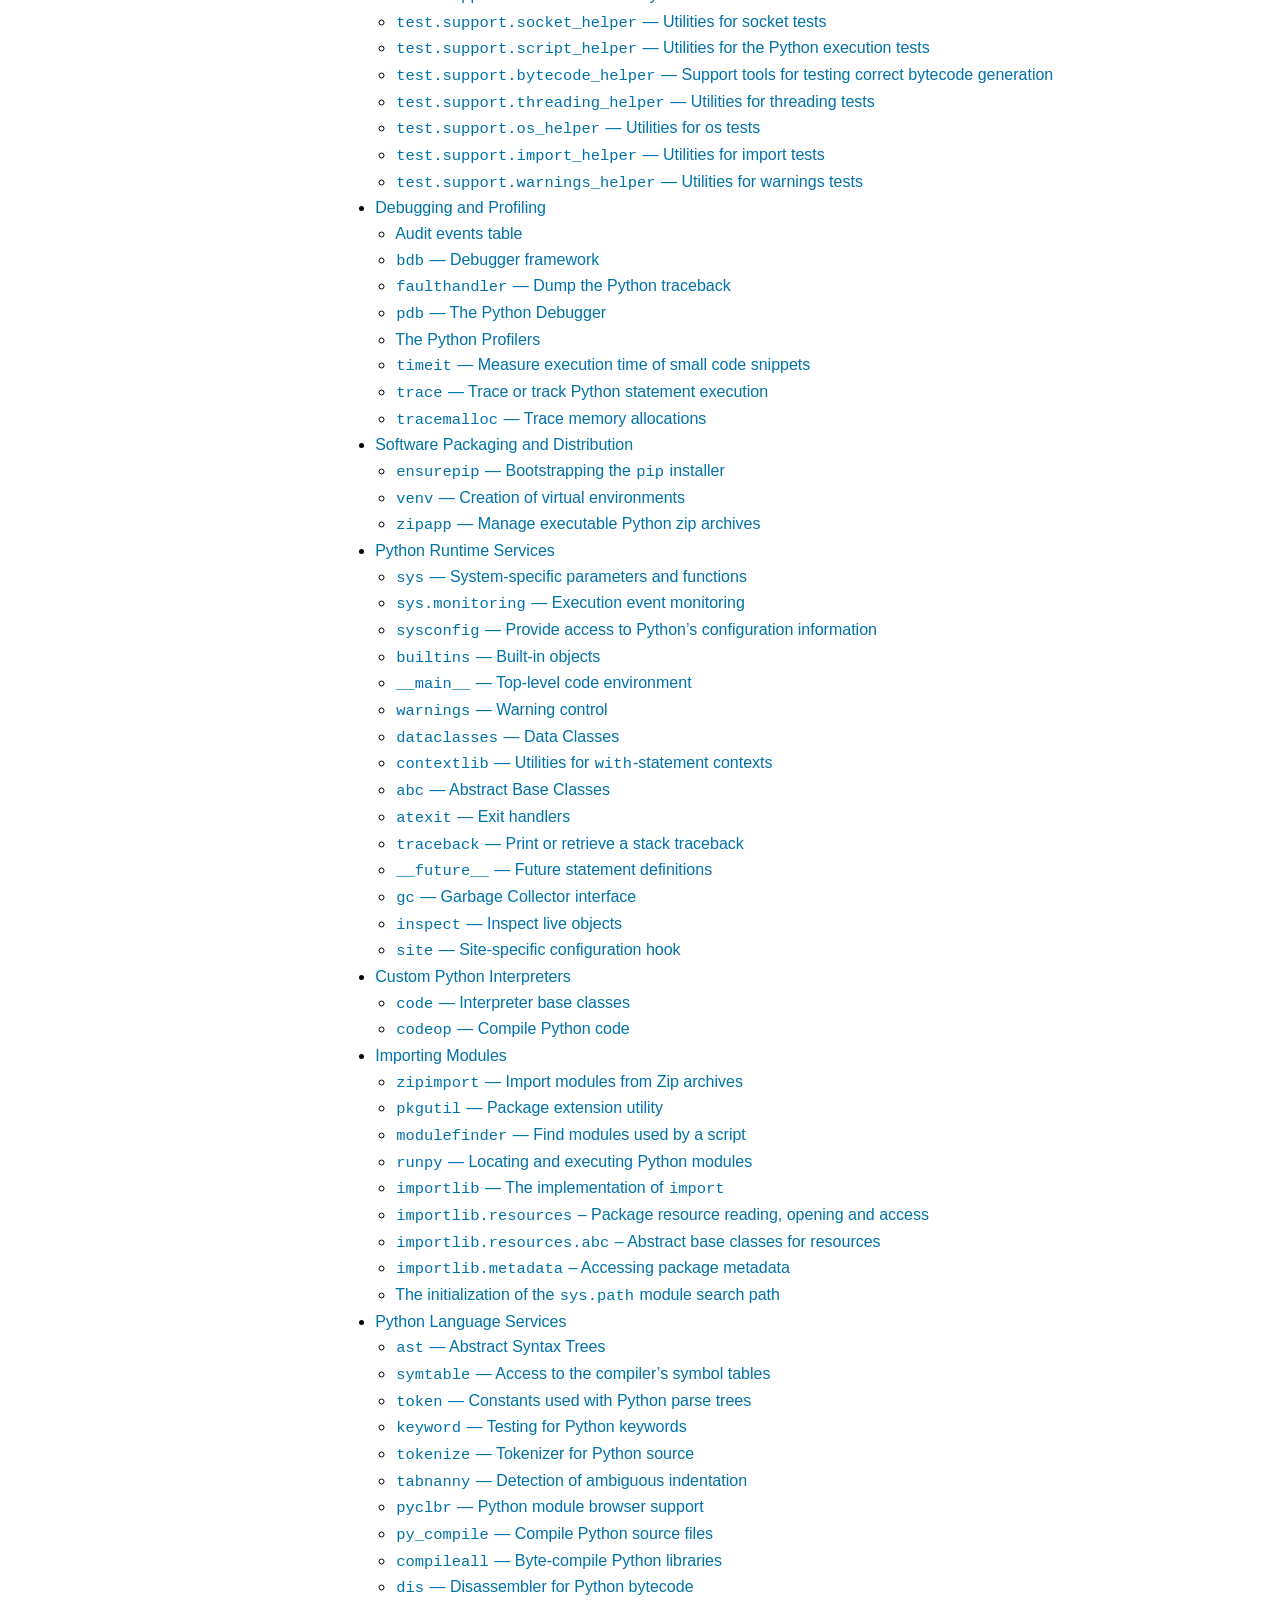
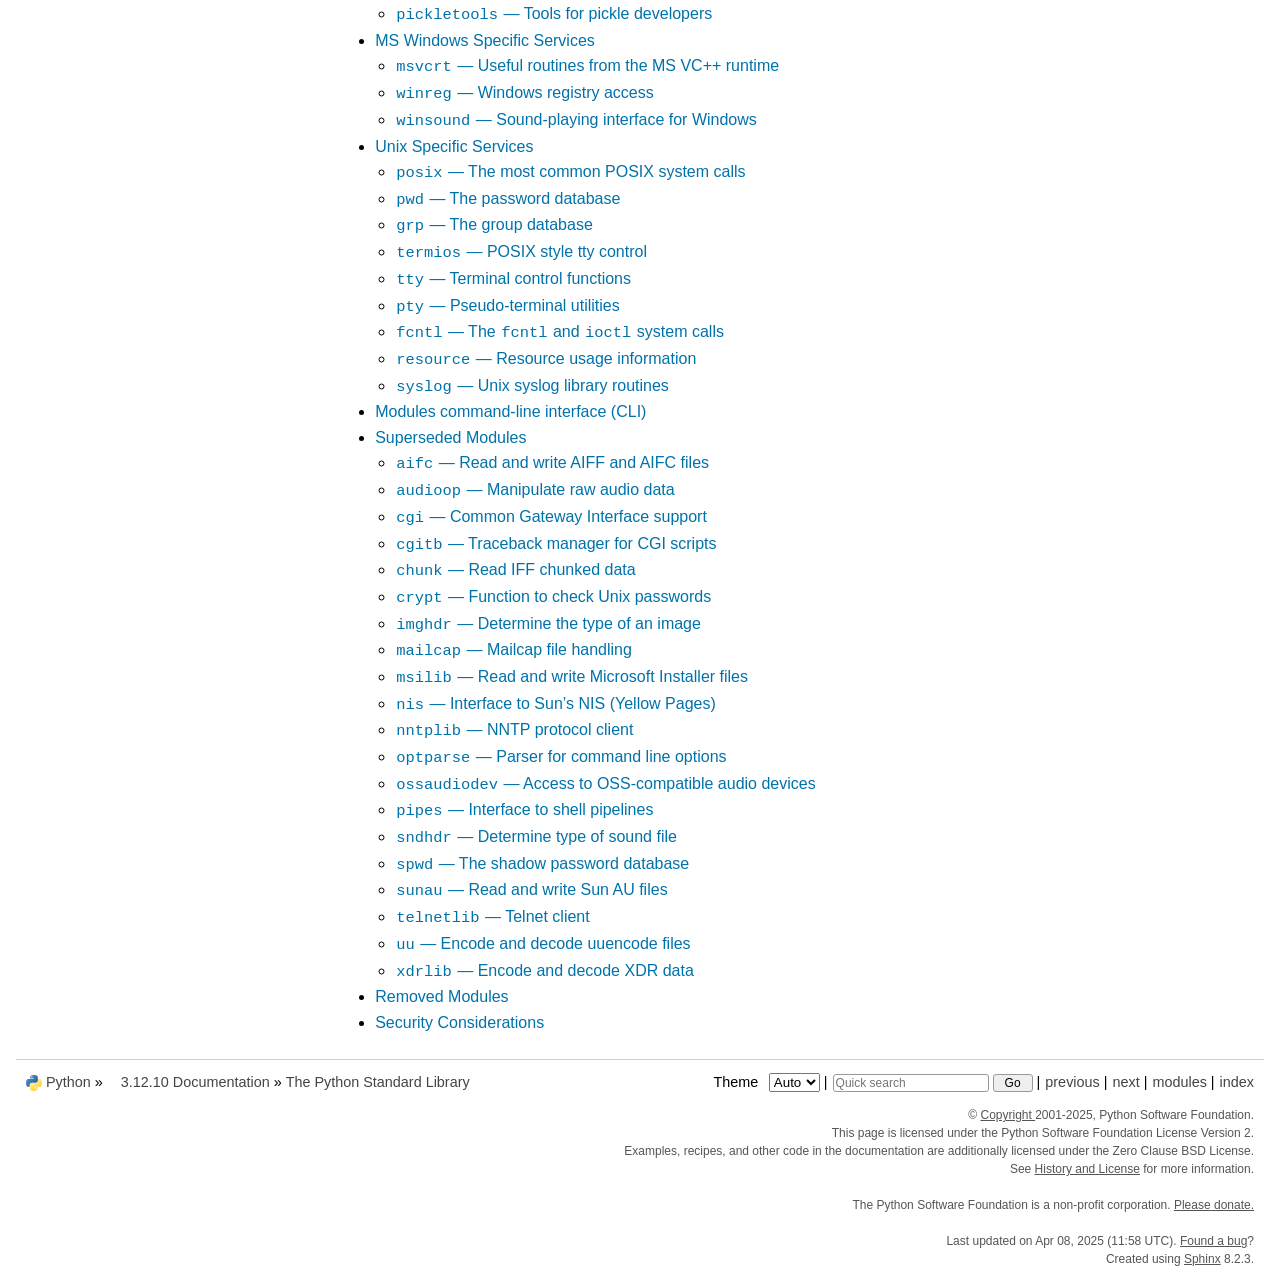
<file: Doc/html/library/index.html>
<!DOCTYPE html>

<html lang="en" data-content_root="../">
  <head>
    <meta charset="utf-8" />
    <meta name="viewport" content="width=device-width, initial-scale=1.0" /><meta name="viewport" content="width=device-width, initial-scale=1" />
<meta property="og:title" content="The Python Standard Library" />
<meta property="og:type" content="website" />
<meta property="og:url" content="https://docs.python.org/3/library/index.html" />
<meta property="og:site_name" content="Python documentation" />
<meta property="og:description" content="While The Python Language Reference describes the exact syntax and semantics of the Python language, this library reference manual describes the standard library that is distributed with Python. It..." />
<meta property="og:image" content="https://docs.python.org/3/_static/og-image.png" />
<meta property="og:image:alt" content="Python documentation" />
<meta name="description" content="While The Python Language Reference describes the exact syntax and semantics of the Python language, this library reference manual describes the standard library that is distributed with Python. It..." />
<meta property="og:image:width" content="200">
<meta property="og:image:height" content="200">
<meta name="theme-color" content="#3776ab">

    <title>The Python Standard Library &#8212; Python 3.12.10 documentation</title><meta name="viewport" content="width=device-width, initial-scale=1.0">
    
    <link rel="stylesheet" type="text/css" href="../_static/pygments.css?v=b86133f3" />
    <link rel="stylesheet" type="text/css" href="../_static/pydoctheme.css?v=23252803" />
    <link id="pygments_dark_css" media="(prefers-color-scheme: dark)" rel="stylesheet" type="text/css" href="../_static/pygments_dark.css?v=5349f25f" />
    
    <script src="../_static/documentation_options.js?v=e5e5df70"></script>
    <script src="../_static/doctools.js?v=9bcbadda"></script>
    <script src="../_static/sphinx_highlight.js?v=dc90522c"></script>
    
    <script src="../_static/sidebar.js"></script>
    
    <link rel="search" type="application/opensearchdescription+xml"
          title="Search within Python 3.12.10 documentation"
          href="../_static/opensearch.xml"/>
    <link rel="author" title="About these documents" href="../about.html" />
    <link rel="index" title="Index" href="../genindex.html" />
    <link rel="search" title="Search" href="../search.html" />
    <link rel="copyright" title="Copyright" href="../copyright.html" />
    <link rel="next" title="Introduction" href="intro.html" />
    <link rel="prev" title="10. Full Grammar specification" href="../reference/grammar.html" />
    
    <link rel="canonical" href="https://docs.python.org/3/library/index.html">
    
      
    

    
    <style>
      @media only screen {
        table.full-width-table {
            width: 100%;
        }
      }
    </style>
<link rel="stylesheet" href="../_static/pydoctheme_dark.css" media="(prefers-color-scheme: dark)" id="pydoctheme_dark_css">
    <link rel="shortcut icon" type="image/png" href="../_static/py.svg" />
            <script type="text/javascript" src="../_static/copybutton.js"></script>
            <script type="text/javascript" src="../_static/menu.js"></script>
            <script type="text/javascript" src="../_static/search-focus.js"></script>
            <script type="text/javascript" src="../_static/themetoggle.js"></script> 
            <script type="text/javascript" src="../_static/rtd_switcher.js"></script>
            <meta name="readthedocs-addons-api-version" content="1">

  </head>
<body>
<div class="mobile-nav">
    <input type="checkbox" id="menuToggler" class="toggler__input" aria-controls="navigation"
           aria-pressed="false" aria-expanded="false" role="button" aria-label="Menu" />
    <nav class="nav-content" role="navigation">
        <label for="menuToggler" class="toggler__label">
            <span></span>
        </label>
        <span class="nav-items-wrapper">
            <a href="https://www.python.org/" class="nav-logo">
                <img src="../_static/py.svg" alt="Python logo"/>
            </a>
            <span class="version_switcher_placeholder"></span>
            <form role="search" class="search" action="../search.html" method="get">
                <svg xmlns="http://www.w3.org/2000/svg" width="20" height="20" viewBox="0 0 24 24" class="search-icon">
                    <path fill-rule="nonzero" fill="currentColor" d="M15.5 14h-.79l-.28-.27a6.5 6.5 0 001.48-5.34c-.47-2.78-2.79-5-5.59-5.34a6.505 6.505 0 00-7.27 7.27c.34 2.8 2.56 5.12 5.34 5.59a6.5 6.5 0 005.34-1.48l.27.28v.79l4.25 4.25c.41.41 1.08.41 1.49 0 .41-.41.41-1.08 0-1.49L15.5 14zm-6 0C7.01 14 5 11.99 5 9.5S7.01 5 9.5 5 14 7.01 14 9.5 11.99 14 9.5 14z"></path>
                </svg>
                <input placeholder="Quick search" aria-label="Quick search" type="search" name="q" />
                <input type="submit" value="Go"/>
            </form>
        </span>
    </nav>
    <div class="menu-wrapper">
        <nav class="menu" role="navigation" aria-label="main navigation">
            <div class="language_switcher_placeholder"></div>
            
<label class="theme-selector-label">
    Theme
    <select class="theme-selector" oninput="activateTheme(this.value)">
        <option value="auto" selected>Auto</option>
        <option value="light">Light</option>
        <option value="dark">Dark</option>
    </select>
</label>
  <div>
    <h4>Previous topic</h4>
    <p class="topless"><a href="../reference/grammar.html"
                          title="previous chapter"><span class="section-number">10. </span>Full Grammar specification</a></p>
  </div>
  <div>
    <h4>Next topic</h4>
    <p class="topless"><a href="intro.html"
                          title="next chapter">Introduction</a></p>
  </div>
  <div role="note" aria-label="source link">
    <h3>This Page</h3>
    <ul class="this-page-menu">
      <li><a href="../bugs.html">Report a Bug</a></li>
      <li>
        <a href="https://github.com/python/cpython/blob/main/Doc/library/index.rst"
            rel="nofollow">Show Source
        </a>
      </li>
    </ul>
  </div>
        </nav>
    </div>
</div>

  
    <div class="related" role="navigation" aria-label="Related">
      <h3>Navigation</h3>
      <ul>
        <li class="right" style="margin-right: 10px">
          <a href="../genindex.html" title="General Index"
             accesskey="I">index</a></li>
        <li class="right" >
          <a href="../py-modindex.html" title="Python Module Index"
             >modules</a> |</li>
        <li class="right" >
          <a href="intro.html" title="Introduction"
             accesskey="N">next</a> |</li>
        <li class="right" >
          <a href="../reference/grammar.html" title="10. Full Grammar specification"
             accesskey="P">previous</a> |</li>

          <li><img src="../_static/py.svg" alt="Python logo" style="vertical-align: middle; margin-top: -1px"/></li>
          <li><a href="https://www.python.org/">Python</a> &#187;</li>
          <li class="switchers">
            <div class="language_switcher_placeholder"></div>
            <div class="version_switcher_placeholder"></div>
          </li>
          <li>
              
          </li>
    <li id="cpython-language-and-version">
      <a href="../index.html">3.12.10 Documentation</a> &#187;
    </li>

        <li class="nav-item nav-item-this"><a href="">The Python Standard Library</a></li>
                <li class="right">
                    

    <div class="inline-search" role="search">
        <form class="inline-search" action="../search.html" method="get">
          <input placeholder="Quick search" aria-label="Quick search" type="search" name="q" id="search-box" />
          <input type="submit" value="Go" />
        </form>
    </div>
                     |
                </li>
            <li class="right">
<label class="theme-selector-label">
    Theme
    <select class="theme-selector" oninput="activateTheme(this.value)">
        <option value="auto" selected>Auto</option>
        <option value="light">Light</option>
        <option value="dark">Dark</option>
    </select>
</label> |</li>
            
      </ul>
    </div>    

    <div class="document">
      <div class="documentwrapper">
        <div class="bodywrapper">
          <div class="body" role="main">
            
  <section id="the-python-standard-library">
<span id="library-index"></span><h1>The Python Standard Library<a class="headerlink" href="#the-python-standard-library" title="Link to this heading">¶</a></h1>
<p>While <a class="reference internal" href="../reference/index.html#reference-index"><span class="std std-ref">The Python Language Reference</span></a> describes the exact syntax and
semantics of the Python language, this library reference manual
describes the standard library that is distributed with Python. It also
describes some of the optional components that are commonly included
in Python distributions.</p>
<p>Python’s standard library is very extensive, offering a wide range of
facilities as indicated by the long table of contents listed below. The
library contains built-in modules (written in C) that provide access to
system functionality such as file I/O that would otherwise be
inaccessible to Python programmers, as well as modules written in Python
that provide standardized solutions for many problems that occur in
everyday programming. Some of these modules are explicitly designed to
encourage and enhance the portability of Python programs by abstracting
away platform-specifics into platform-neutral APIs.</p>
<p>The Python installers for the Windows platform usually include
the entire standard library and often also include many additional
components. For Unix-like operating systems Python is normally provided
as a collection of packages, so it may be necessary to use the packaging
tools provided with the operating system to obtain some or all of the
optional components.</p>
<p>In addition to the standard library, there is an active collection of
hundreds of thousands of components (from individual programs and modules to
packages and entire application development frameworks), available from
the <a class="reference external" href="https://pypi.org">Python Package Index</a>.</p>
<div class="toctree-wrapper compound">
<ul>
<li class="toctree-l1"><a class="reference internal" href="intro.html">Introduction</a><ul>
<li class="toctree-l2"><a class="reference internal" href="intro.html#notes-on-availability">Notes on availability</a></li>
</ul>
</li>
<li class="toctree-l1"><a class="reference internal" href="functions.html">Built-in Functions</a></li>
<li class="toctree-l1"><a class="reference internal" href="constants.html">Built-in Constants</a><ul>
<li class="toctree-l2"><a class="reference internal" href="constants.html#constants-added-by-the-site-module">Constants added by the <code class="xref py py-mod docutils literal notranslate"><span class="pre">site</span></code> module</a></li>
</ul>
</li>
<li class="toctree-l1"><a class="reference internal" href="stdtypes.html">Built-in Types</a><ul>
<li class="toctree-l2"><a class="reference internal" href="stdtypes.html#truth-value-testing">Truth Value Testing</a></li>
<li class="toctree-l2"><a class="reference internal" href="stdtypes.html#boolean-operations-and-or-not">Boolean Operations — <code class="xref std std-keyword docutils literal notranslate"><span class="pre">and</span></code>, <code class="xref std std-keyword docutils literal notranslate"><span class="pre">or</span></code>, <code class="xref std std-keyword docutils literal notranslate"><span class="pre">not</span></code></a></li>
<li class="toctree-l2"><a class="reference internal" href="stdtypes.html#comparisons">Comparisons</a></li>
<li class="toctree-l2"><a class="reference internal" href="stdtypes.html#numeric-types-int-float-complex">Numeric Types — <code class="xref py py-class docutils literal notranslate"><span class="pre">int</span></code>, <code class="xref py py-class docutils literal notranslate"><span class="pre">float</span></code>, <code class="xref py py-class docutils literal notranslate"><span class="pre">complex</span></code></a></li>
<li class="toctree-l2"><a class="reference internal" href="stdtypes.html#boolean-type-bool">Boolean Type - <code class="xref py py-class docutils literal notranslate"><span class="pre">bool</span></code></a></li>
<li class="toctree-l2"><a class="reference internal" href="stdtypes.html#iterator-types">Iterator Types</a></li>
<li class="toctree-l2"><a class="reference internal" href="stdtypes.html#sequence-types-list-tuple-range">Sequence Types — <code class="xref py py-class docutils literal notranslate"><span class="pre">list</span></code>, <code class="xref py py-class docutils literal notranslate"><span class="pre">tuple</span></code>, <code class="xref py py-class docutils literal notranslate"><span class="pre">range</span></code></a></li>
<li class="toctree-l2"><a class="reference internal" href="stdtypes.html#text-sequence-type-str">Text Sequence Type — <code class="xref py py-class docutils literal notranslate"><span class="pre">str</span></code></a></li>
<li class="toctree-l2"><a class="reference internal" href="stdtypes.html#binary-sequence-types-bytes-bytearray-memoryview">Binary Sequence Types — <code class="xref py py-class docutils literal notranslate"><span class="pre">bytes</span></code>, <code class="xref py py-class docutils literal notranslate"><span class="pre">bytearray</span></code>, <code class="xref py py-class docutils literal notranslate"><span class="pre">memoryview</span></code></a></li>
<li class="toctree-l2"><a class="reference internal" href="stdtypes.html#set-types-set-frozenset">Set Types — <code class="xref py py-class docutils literal notranslate"><span class="pre">set</span></code>, <code class="xref py py-class docutils literal notranslate"><span class="pre">frozenset</span></code></a></li>
<li class="toctree-l2"><a class="reference internal" href="stdtypes.html#mapping-types-dict">Mapping Types — <code class="xref py py-class docutils literal notranslate"><span class="pre">dict</span></code></a></li>
<li class="toctree-l2"><a class="reference internal" href="stdtypes.html#context-manager-types">Context Manager Types</a></li>
<li class="toctree-l2"><a class="reference internal" href="stdtypes.html#type-annotation-types-generic-alias-union">Type Annotation Types — <span class="xref std std-ref">Generic Alias</span>, <span class="xref std std-ref">Union</span></a></li>
<li class="toctree-l2"><a class="reference internal" href="stdtypes.html#other-built-in-types">Other Built-in Types</a></li>
<li class="toctree-l2"><a class="reference internal" href="stdtypes.html#special-attributes">Special Attributes</a></li>
<li class="toctree-l2"><a class="reference internal" href="stdtypes.html#integer-string-conversion-length-limitation">Integer string conversion length limitation</a></li>
</ul>
</li>
<li class="toctree-l1"><a class="reference internal" href="exceptions.html">Built-in Exceptions</a><ul>
<li class="toctree-l2"><a class="reference internal" href="exceptions.html#exception-context">Exception context</a></li>
<li class="toctree-l2"><a class="reference internal" href="exceptions.html#inheriting-from-built-in-exceptions">Inheriting from built-in exceptions</a></li>
<li class="toctree-l2"><a class="reference internal" href="exceptions.html#base-classes">Base classes</a></li>
<li class="toctree-l2"><a class="reference internal" href="exceptions.html#concrete-exceptions">Concrete exceptions</a></li>
<li class="toctree-l2"><a class="reference internal" href="exceptions.html#warnings">Warnings</a></li>
<li class="toctree-l2"><a class="reference internal" href="exceptions.html#exception-groups">Exception groups</a></li>
<li class="toctree-l2"><a class="reference internal" href="exceptions.html#exception-hierarchy">Exception hierarchy</a></li>
</ul>
</li>
<li class="toctree-l1"><a class="reference internal" href="text.html">Text Processing Services</a><ul>
<li class="toctree-l2"><a class="reference internal" href="string.html"><code class="xref py py-mod docutils literal notranslate"><span class="pre">string</span></code> — Common string operations</a></li>
<li class="toctree-l2"><a class="reference internal" href="re.html"><code class="xref py py-mod docutils literal notranslate"><span class="pre">re</span></code> — Regular expression operations</a></li>
<li class="toctree-l2"><a class="reference internal" href="difflib.html"><code class="xref py py-mod docutils literal notranslate"><span class="pre">difflib</span></code> — Helpers for computing deltas</a></li>
<li class="toctree-l2"><a class="reference internal" href="textwrap.html"><code class="xref py py-mod docutils literal notranslate"><span class="pre">textwrap</span></code> — Text wrapping and filling</a></li>
<li class="toctree-l2"><a class="reference internal" href="unicodedata.html"><code class="xref py py-mod docutils literal notranslate"><span class="pre">unicodedata</span></code> — Unicode Database</a></li>
<li class="toctree-l2"><a class="reference internal" href="stringprep.html"><code class="xref py py-mod docutils literal notranslate"><span class="pre">stringprep</span></code> — Internet String Preparation</a></li>
<li class="toctree-l2"><a class="reference internal" href="readline.html"><code class="xref py py-mod docutils literal notranslate"><span class="pre">readline</span></code> — GNU readline interface</a></li>
<li class="toctree-l2"><a class="reference internal" href="rlcompleter.html"><code class="xref py py-mod docutils literal notranslate"><span class="pre">rlcompleter</span></code> — Completion function for GNU readline</a></li>
</ul>
</li>
<li class="toctree-l1"><a class="reference internal" href="binary.html">Binary Data Services</a><ul>
<li class="toctree-l2"><a class="reference internal" href="struct.html"><code class="xref py py-mod docutils literal notranslate"><span class="pre">struct</span></code> — Interpret bytes as packed binary data</a></li>
<li class="toctree-l2"><a class="reference internal" href="codecs.html"><code class="xref py py-mod docutils literal notranslate"><span class="pre">codecs</span></code> — Codec registry and base classes</a></li>
</ul>
</li>
<li class="toctree-l1"><a class="reference internal" href="datatypes.html">Data Types</a><ul>
<li class="toctree-l2"><a class="reference internal" href="datetime.html"><code class="xref py py-mod docutils literal notranslate"><span class="pre">datetime</span></code> — Basic date and time types</a></li>
<li class="toctree-l2"><a class="reference internal" href="zoneinfo.html"><code class="xref py py-mod docutils literal notranslate"><span class="pre">zoneinfo</span></code> — IANA time zone support</a></li>
<li class="toctree-l2"><a class="reference internal" href="calendar.html"><code class="xref py py-mod docutils literal notranslate"><span class="pre">calendar</span></code> — General calendar-related functions</a></li>
<li class="toctree-l2"><a class="reference internal" href="collections.html"><code class="xref py py-mod docutils literal notranslate"><span class="pre">collections</span></code> — Container datatypes</a></li>
<li class="toctree-l2"><a class="reference internal" href="collections.abc.html"><code class="xref py py-mod docutils literal notranslate"><span class="pre">collections.abc</span></code> — Abstract Base Classes for Containers</a></li>
<li class="toctree-l2"><a class="reference internal" href="heapq.html"><code class="xref py py-mod docutils literal notranslate"><span class="pre">heapq</span></code> — Heap queue algorithm</a></li>
<li class="toctree-l2"><a class="reference internal" href="bisect.html"><code class="xref py py-mod docutils literal notranslate"><span class="pre">bisect</span></code> — Array bisection algorithm</a></li>
<li class="toctree-l2"><a class="reference internal" href="array.html"><code class="xref py py-mod docutils literal notranslate"><span class="pre">array</span></code> — Efficient arrays of numeric values</a></li>
<li class="toctree-l2"><a class="reference internal" href="weakref.html"><code class="xref py py-mod docutils literal notranslate"><span class="pre">weakref</span></code> — Weak references</a></li>
<li class="toctree-l2"><a class="reference internal" href="types.html"><code class="xref py py-mod docutils literal notranslate"><span class="pre">types</span></code> — Dynamic type creation and names for built-in types</a></li>
<li class="toctree-l2"><a class="reference internal" href="copy.html"><code class="xref py py-mod docutils literal notranslate"><span class="pre">copy</span></code> — Shallow and deep copy operations</a></li>
<li class="toctree-l2"><a class="reference internal" href="pprint.html"><code class="xref py py-mod docutils literal notranslate"><span class="pre">pprint</span></code> — Data pretty printer</a></li>
<li class="toctree-l2"><a class="reference internal" href="reprlib.html"><code class="xref py py-mod docutils literal notranslate"><span class="pre">reprlib</span></code> — Alternate <code class="xref py py-func docutils literal notranslate"><span class="pre">repr()</span></code> implementation</a></li>
<li class="toctree-l2"><a class="reference internal" href="enum.html"><code class="xref py py-mod docutils literal notranslate"><span class="pre">enum</span></code> — Support for enumerations</a></li>
<li class="toctree-l2"><a class="reference internal" href="graphlib.html"><code class="xref py py-mod docutils literal notranslate"><span class="pre">graphlib</span></code> — Functionality to operate with graph-like structures</a></li>
</ul>
</li>
<li class="toctree-l1"><a class="reference internal" href="numeric.html">Numeric and Mathematical Modules</a><ul>
<li class="toctree-l2"><a class="reference internal" href="numbers.html"><code class="xref py py-mod docutils literal notranslate"><span class="pre">numbers</span></code> — Numeric abstract base classes</a></li>
<li class="toctree-l2"><a class="reference internal" href="math.html"><code class="xref py py-mod docutils literal notranslate"><span class="pre">math</span></code> — Mathematical functions</a></li>
<li class="toctree-l2"><a class="reference internal" href="cmath.html"><code class="xref py py-mod docutils literal notranslate"><span class="pre">cmath</span></code> — Mathematical functions for complex numbers</a></li>
<li class="toctree-l2"><a class="reference internal" href="decimal.html"><code class="xref py py-mod docutils literal notranslate"><span class="pre">decimal</span></code> — Decimal fixed-point and floating-point arithmetic</a></li>
<li class="toctree-l2"><a class="reference internal" href="fractions.html"><code class="xref py py-mod docutils literal notranslate"><span class="pre">fractions</span></code> — Rational numbers</a></li>
<li class="toctree-l2"><a class="reference internal" href="random.html"><code class="xref py py-mod docutils literal notranslate"><span class="pre">random</span></code> — Generate pseudo-random numbers</a></li>
<li class="toctree-l2"><a class="reference internal" href="statistics.html"><code class="xref py py-mod docutils literal notranslate"><span class="pre">statistics</span></code> — Mathematical statistics functions</a></li>
</ul>
</li>
<li class="toctree-l1"><a class="reference internal" href="functional.html">Functional Programming Modules</a><ul>
<li class="toctree-l2"><a class="reference internal" href="itertools.html"><code class="xref py py-mod docutils literal notranslate"><span class="pre">itertools</span></code> — Functions creating iterators for efficient looping</a></li>
<li class="toctree-l2"><a class="reference internal" href="functools.html"><code class="xref py py-mod docutils literal notranslate"><span class="pre">functools</span></code> — Higher-order functions and operations on callable objects</a></li>
<li class="toctree-l2"><a class="reference internal" href="operator.html"><code class="xref py py-mod docutils literal notranslate"><span class="pre">operator</span></code> — Standard operators as functions</a></li>
</ul>
</li>
<li class="toctree-l1"><a class="reference internal" href="filesys.html">File and Directory Access</a><ul>
<li class="toctree-l2"><a class="reference internal" href="pathlib.html"><code class="xref py py-mod docutils literal notranslate"><span class="pre">pathlib</span></code> — Object-oriented filesystem paths</a></li>
<li class="toctree-l2"><a class="reference internal" href="os.path.html"><code class="xref py py-mod docutils literal notranslate"><span class="pre">os.path</span></code> — Common pathname manipulations</a></li>
<li class="toctree-l2"><a class="reference internal" href="fileinput.html"><code class="xref py py-mod docutils literal notranslate"><span class="pre">fileinput</span></code> — Iterate over lines from multiple input streams</a></li>
<li class="toctree-l2"><a class="reference internal" href="stat.html"><code class="xref py py-mod docutils literal notranslate"><span class="pre">stat</span></code> — Interpreting <code class="xref py py-func docutils literal notranslate"><span class="pre">stat()</span></code> results</a></li>
<li class="toctree-l2"><a class="reference internal" href="filecmp.html"><code class="xref py py-mod docutils literal notranslate"><span class="pre">filecmp</span></code> — File and Directory Comparisons</a></li>
<li class="toctree-l2"><a class="reference internal" href="tempfile.html"><code class="xref py py-mod docutils literal notranslate"><span class="pre">tempfile</span></code> — Generate temporary files and directories</a></li>
<li class="toctree-l2"><a class="reference internal" href="glob.html"><code class="xref py py-mod docutils literal notranslate"><span class="pre">glob</span></code> — Unix style pathname pattern expansion</a></li>
<li class="toctree-l2"><a class="reference internal" href="fnmatch.html"><code class="xref py py-mod docutils literal notranslate"><span class="pre">fnmatch</span></code> — Unix filename pattern matching</a></li>
<li class="toctree-l2"><a class="reference internal" href="linecache.html"><code class="xref py py-mod docutils literal notranslate"><span class="pre">linecache</span></code> — Random access to text lines</a></li>
<li class="toctree-l2"><a class="reference internal" href="shutil.html"><code class="xref py py-mod docutils literal notranslate"><span class="pre">shutil</span></code> — High-level file operations</a></li>
</ul>
</li>
<li class="toctree-l1"><a class="reference internal" href="persistence.html">Data Persistence</a><ul>
<li class="toctree-l2"><a class="reference internal" href="pickle.html"><code class="xref py py-mod docutils literal notranslate"><span class="pre">pickle</span></code> — Python object serialization</a></li>
<li class="toctree-l2"><a class="reference internal" href="copyreg.html"><code class="xref py py-mod docutils literal notranslate"><span class="pre">copyreg</span></code> — Register <code class="xref py py-mod docutils literal notranslate"><span class="pre">pickle</span></code> support functions</a></li>
<li class="toctree-l2"><a class="reference internal" href="shelve.html"><code class="xref py py-mod docutils literal notranslate"><span class="pre">shelve</span></code> — Python object persistence</a></li>
<li class="toctree-l2"><a class="reference internal" href="marshal.html"><code class="xref py py-mod docutils literal notranslate"><span class="pre">marshal</span></code> — Internal Python object serialization</a></li>
<li class="toctree-l2"><a class="reference internal" href="dbm.html"><code class="xref py py-mod docutils literal notranslate"><span class="pre">dbm</span></code> — Interfaces to Unix “databases”</a></li>
<li class="toctree-l2"><a class="reference internal" href="sqlite3.html"><code class="xref py py-mod docutils literal notranslate"><span class="pre">sqlite3</span></code> — DB-API 2.0 interface for SQLite databases</a></li>
</ul>
</li>
<li class="toctree-l1"><a class="reference internal" href="archiving.html">Data Compression and Archiving</a><ul>
<li class="toctree-l2"><a class="reference internal" href="zlib.html"><code class="xref py py-mod docutils literal notranslate"><span class="pre">zlib</span></code> — Compression compatible with <strong class="program">gzip</strong></a></li>
<li class="toctree-l2"><a class="reference internal" href="gzip.html"><code class="xref py py-mod docutils literal notranslate"><span class="pre">gzip</span></code> — Support for <strong class="program">gzip</strong> files</a></li>
<li class="toctree-l2"><a class="reference internal" href="bz2.html"><code class="xref py py-mod docutils literal notranslate"><span class="pre">bz2</span></code> — Support for <strong class="program">bzip2</strong> compression</a></li>
<li class="toctree-l2"><a class="reference internal" href="lzma.html"><code class="xref py py-mod docutils literal notranslate"><span class="pre">lzma</span></code> — Compression using the LZMA algorithm</a></li>
<li class="toctree-l2"><a class="reference internal" href="zipfile.html"><code class="xref py py-mod docutils literal notranslate"><span class="pre">zipfile</span></code> — Work with ZIP archives</a></li>
<li class="toctree-l2"><a class="reference internal" href="tarfile.html"><code class="xref py py-mod docutils literal notranslate"><span class="pre">tarfile</span></code> — Read and write tar archive files</a></li>
</ul>
</li>
<li class="toctree-l1"><a class="reference internal" href="fileformats.html">File Formats</a><ul>
<li class="toctree-l2"><a class="reference internal" href="csv.html"><code class="xref py py-mod docutils literal notranslate"><span class="pre">csv</span></code> — CSV File Reading and Writing</a></li>
<li class="toctree-l2"><a class="reference internal" href="configparser.html"><code class="xref py py-mod docutils literal notranslate"><span class="pre">configparser</span></code> — Configuration file parser</a></li>
<li class="toctree-l2"><a class="reference internal" href="tomllib.html"><code class="xref py py-mod docutils literal notranslate"><span class="pre">tomllib</span></code> — Parse TOML files</a></li>
<li class="toctree-l2"><a class="reference internal" href="netrc.html"><code class="xref py py-mod docutils literal notranslate"><span class="pre">netrc</span></code> — netrc file processing</a></li>
<li class="toctree-l2"><a class="reference internal" href="plistlib.html"><code class="xref py py-mod docutils literal notranslate"><span class="pre">plistlib</span></code> — Generate and parse Apple <code class="docutils literal notranslate"><span class="pre">.plist</span></code> files</a></li>
</ul>
</li>
<li class="toctree-l1"><a class="reference internal" href="crypto.html">Cryptographic Services</a><ul>
<li class="toctree-l2"><a class="reference internal" href="hashlib.html"><code class="xref py py-mod docutils literal notranslate"><span class="pre">hashlib</span></code> — Secure hashes and message digests</a></li>
<li class="toctree-l2"><a class="reference internal" href="hmac.html"><code class="xref py py-mod docutils literal notranslate"><span class="pre">hmac</span></code> — Keyed-Hashing for Message Authentication</a></li>
<li class="toctree-l2"><a class="reference internal" href="secrets.html"><code class="xref py py-mod docutils literal notranslate"><span class="pre">secrets</span></code> — Generate secure random numbers for managing secrets</a></li>
</ul>
</li>
<li class="toctree-l1"><a class="reference internal" href="allos.html">Generic Operating System Services</a><ul>
<li class="toctree-l2"><a class="reference internal" href="os.html"><code class="xref py py-mod docutils literal notranslate"><span class="pre">os</span></code> — Miscellaneous operating system interfaces</a></li>
<li class="toctree-l2"><a class="reference internal" href="io.html"><code class="xref py py-mod docutils literal notranslate"><span class="pre">io</span></code> — Core tools for working with streams</a></li>
<li class="toctree-l2"><a class="reference internal" href="time.html"><code class="xref py py-mod docutils literal notranslate"><span class="pre">time</span></code> — Time access and conversions</a></li>
<li class="toctree-l2"><a class="reference internal" href="argparse.html"><code class="xref py py-mod docutils literal notranslate"><span class="pre">argparse</span></code> — Parser for command-line options, arguments and subcommands</a></li>
<li class="toctree-l2"><a class="reference internal" href="getopt.html"><code class="xref py py-mod docutils literal notranslate"><span class="pre">getopt</span></code> — C-style parser for command line options</a></li>
<li class="toctree-l2"><a class="reference internal" href="logging.html"><code class="xref py py-mod docutils literal notranslate"><span class="pre">logging</span></code> — Logging facility for Python</a></li>
<li class="toctree-l2"><a class="reference internal" href="logging.config.html"><code class="xref py py-mod docutils literal notranslate"><span class="pre">logging.config</span></code> — Logging configuration</a></li>
<li class="toctree-l2"><a class="reference internal" href="logging.handlers.html"><code class="xref py py-mod docutils literal notranslate"><span class="pre">logging.handlers</span></code> — Logging handlers</a></li>
<li class="toctree-l2"><a class="reference internal" href="getpass.html"><code class="xref py py-mod docutils literal notranslate"><span class="pre">getpass</span></code> — Portable password input</a></li>
<li class="toctree-l2"><a class="reference internal" href="curses.html"><code class="xref py py-mod docutils literal notranslate"><span class="pre">curses</span></code> — Terminal handling for character-cell displays</a></li>
<li class="toctree-l2"><a class="reference internal" href="curses.html#module-curses.textpad"><code class="xref py py-mod docutils literal notranslate"><span class="pre">curses.textpad</span></code> — Text input widget for curses programs</a></li>
<li class="toctree-l2"><a class="reference internal" href="curses.ascii.html"><code class="xref py py-mod docutils literal notranslate"><span class="pre">curses.ascii</span></code> — Utilities for ASCII characters</a></li>
<li class="toctree-l2"><a class="reference internal" href="curses.panel.html"><code class="xref py py-mod docutils literal notranslate"><span class="pre">curses.panel</span></code> — A panel stack extension for curses</a></li>
<li class="toctree-l2"><a class="reference internal" href="platform.html"><code class="xref py py-mod docutils literal notranslate"><span class="pre">platform</span></code> —  Access to underlying platform’s identifying data</a></li>
<li class="toctree-l2"><a class="reference internal" href="errno.html"><code class="xref py py-mod docutils literal notranslate"><span class="pre">errno</span></code> — Standard errno system symbols</a></li>
<li class="toctree-l2"><a class="reference internal" href="ctypes.html"><code class="xref py py-mod docutils literal notranslate"><span class="pre">ctypes</span></code> — A foreign function library for Python</a></li>
</ul>
</li>
<li class="toctree-l1"><a class="reference internal" href="concurrency.html">Concurrent Execution</a><ul>
<li class="toctree-l2"><a class="reference internal" href="threading.html"><code class="xref py py-mod docutils literal notranslate"><span class="pre">threading</span></code> — Thread-based parallelism</a></li>
<li class="toctree-l2"><a class="reference internal" href="multiprocessing.html"><code class="xref py py-mod docutils literal notranslate"><span class="pre">multiprocessing</span></code> — Process-based parallelism</a></li>
<li class="toctree-l2"><a class="reference internal" href="multiprocessing.shared_memory.html"><code class="xref py py-mod docutils literal notranslate"><span class="pre">multiprocessing.shared_memory</span></code> — Shared memory for direct access across processes</a></li>
<li class="toctree-l2"><a class="reference internal" href="concurrent.html">The <code class="xref py py-mod docutils literal notranslate"><span class="pre">concurrent</span></code> package</a></li>
<li class="toctree-l2"><a class="reference internal" href="concurrent.futures.html"><code class="xref py py-mod docutils literal notranslate"><span class="pre">concurrent.futures</span></code> — Launching parallel tasks</a></li>
<li class="toctree-l2"><a class="reference internal" href="subprocess.html"><code class="xref py py-mod docutils literal notranslate"><span class="pre">subprocess</span></code> — Subprocess management</a></li>
<li class="toctree-l2"><a class="reference internal" href="sched.html"><code class="xref py py-mod docutils literal notranslate"><span class="pre">sched</span></code> — Event scheduler</a></li>
<li class="toctree-l2"><a class="reference internal" href="queue.html"><code class="xref py py-mod docutils literal notranslate"><span class="pre">queue</span></code> — A synchronized queue class</a></li>
<li class="toctree-l2"><a class="reference internal" href="contextvars.html"><code class="xref py py-mod docutils literal notranslate"><span class="pre">contextvars</span></code> — Context Variables</a></li>
<li class="toctree-l2"><a class="reference internal" href="_thread.html"><code class="xref py py-mod docutils literal notranslate"><span class="pre">_thread</span></code> — Low-level threading API</a></li>
</ul>
</li>
<li class="toctree-l1"><a class="reference internal" href="ipc.html">Networking and Interprocess Communication</a><ul>
<li class="toctree-l2"><a class="reference internal" href="asyncio.html"><code class="xref py py-mod docutils literal notranslate"><span class="pre">asyncio</span></code> — Asynchronous I/O</a></li>
<li class="toctree-l2"><a class="reference internal" href="socket.html"><code class="xref py py-mod docutils literal notranslate"><span class="pre">socket</span></code> — Low-level networking interface</a></li>
<li class="toctree-l2"><a class="reference internal" href="ssl.html"><code class="xref py py-mod docutils literal notranslate"><span class="pre">ssl</span></code> — TLS/SSL wrapper for socket objects</a></li>
<li class="toctree-l2"><a class="reference internal" href="select.html"><code class="xref py py-mod docutils literal notranslate"><span class="pre">select</span></code> — Waiting for I/O completion</a></li>
<li class="toctree-l2"><a class="reference internal" href="selectors.html"><code class="xref py py-mod docutils literal notranslate"><span class="pre">selectors</span></code> — High-level I/O multiplexing</a></li>
<li class="toctree-l2"><a class="reference internal" href="signal.html"><code class="xref py py-mod docutils literal notranslate"><span class="pre">signal</span></code> — Set handlers for asynchronous events</a></li>
<li class="toctree-l2"><a class="reference internal" href="mmap.html"><code class="xref py py-mod docutils literal notranslate"><span class="pre">mmap</span></code> — Memory-mapped file support</a></li>
</ul>
</li>
<li class="toctree-l1"><a class="reference internal" href="netdata.html">Internet Data Handling</a><ul>
<li class="toctree-l2"><a class="reference internal" href="email.html"><code class="xref py py-mod docutils literal notranslate"><span class="pre">email</span></code> — An email and MIME handling package</a></li>
<li class="toctree-l2"><a class="reference internal" href="json.html"><code class="xref py py-mod docutils literal notranslate"><span class="pre">json</span></code> — JSON encoder and decoder</a></li>
<li class="toctree-l2"><a class="reference internal" href="mailbox.html"><code class="xref py py-mod docutils literal notranslate"><span class="pre">mailbox</span></code> — Manipulate mailboxes in various formats</a></li>
<li class="toctree-l2"><a class="reference internal" href="mimetypes.html"><code class="xref py py-mod docutils literal notranslate"><span class="pre">mimetypes</span></code> — Map filenames to MIME types</a></li>
<li class="toctree-l2"><a class="reference internal" href="base64.html"><code class="xref py py-mod docutils literal notranslate"><span class="pre">base64</span></code> — Base16, Base32, Base64, Base85 Data Encodings</a></li>
<li class="toctree-l2"><a class="reference internal" href="binascii.html"><code class="xref py py-mod docutils literal notranslate"><span class="pre">binascii</span></code> — Convert between binary and ASCII</a></li>
<li class="toctree-l2"><a class="reference internal" href="quopri.html"><code class="xref py py-mod docutils literal notranslate"><span class="pre">quopri</span></code> — Encode and decode MIME quoted-printable data</a></li>
</ul>
</li>
<li class="toctree-l1"><a class="reference internal" href="markup.html">Structured Markup Processing Tools</a><ul>
<li class="toctree-l2"><a class="reference internal" href="html.html"><code class="xref py py-mod docutils literal notranslate"><span class="pre">html</span></code> — HyperText Markup Language support</a></li>
<li class="toctree-l2"><a class="reference internal" href="html.parser.html"><code class="xref py py-mod docutils literal notranslate"><span class="pre">html.parser</span></code> — Simple HTML and XHTML parser</a></li>
<li class="toctree-l2"><a class="reference internal" href="html.entities.html"><code class="xref py py-mod docutils literal notranslate"><span class="pre">html.entities</span></code> — Definitions of HTML general entities</a></li>
<li class="toctree-l2"><a class="reference internal" href="xml.html">XML Processing Modules</a></li>
<li class="toctree-l2"><a class="reference internal" href="xml.etree.elementtree.html"><code class="xref py py-mod docutils literal notranslate"><span class="pre">xml.etree.ElementTree</span></code> — The ElementTree XML API</a></li>
<li class="toctree-l2"><a class="reference internal" href="xml.dom.html"><code class="xref py py-mod docutils literal notranslate"><span class="pre">xml.dom</span></code> — The Document Object Model API</a></li>
<li class="toctree-l2"><a class="reference internal" href="xml.dom.minidom.html"><code class="xref py py-mod docutils literal notranslate"><span class="pre">xml.dom.minidom</span></code> — Minimal DOM implementation</a></li>
<li class="toctree-l2"><a class="reference internal" href="xml.dom.pulldom.html"><code class="xref py py-mod docutils literal notranslate"><span class="pre">xml.dom.pulldom</span></code> — Support for building partial DOM trees</a></li>
<li class="toctree-l2"><a class="reference internal" href="xml.sax.html"><code class="xref py py-mod docutils literal notranslate"><span class="pre">xml.sax</span></code> — Support for SAX2 parsers</a></li>
<li class="toctree-l2"><a class="reference internal" href="xml.sax.handler.html"><code class="xref py py-mod docutils literal notranslate"><span class="pre">xml.sax.handler</span></code> — Base classes for SAX handlers</a></li>
<li class="toctree-l2"><a class="reference internal" href="xml.sax.utils.html"><code class="xref py py-mod docutils literal notranslate"><span class="pre">xml.sax.saxutils</span></code> — SAX Utilities</a></li>
<li class="toctree-l2"><a class="reference internal" href="xml.sax.reader.html"><code class="xref py py-mod docutils literal notranslate"><span class="pre">xml.sax.xmlreader</span></code> — Interface for XML parsers</a></li>
<li class="toctree-l2"><a class="reference internal" href="pyexpat.html"><code class="xref py py-mod docutils literal notranslate"><span class="pre">xml.parsers.expat</span></code> — Fast XML parsing using Expat</a></li>
</ul>
</li>
<li class="toctree-l1"><a class="reference internal" href="internet.html">Internet Protocols and Support</a><ul>
<li class="toctree-l2"><a class="reference internal" href="webbrowser.html"><code class="xref py py-mod docutils literal notranslate"><span class="pre">webbrowser</span></code> — Convenient web-browser controller</a></li>
<li class="toctree-l2"><a class="reference internal" href="wsgiref.html"><code class="xref py py-mod docutils literal notranslate"><span class="pre">wsgiref</span></code> — WSGI Utilities and Reference Implementation</a></li>
<li class="toctree-l2"><a class="reference internal" href="urllib.html"><code class="xref py py-mod docutils literal notranslate"><span class="pre">urllib</span></code> — URL handling modules</a></li>
<li class="toctree-l2"><a class="reference internal" href="urllib.request.html"><code class="xref py py-mod docutils literal notranslate"><span class="pre">urllib.request</span></code> — Extensible library for opening URLs</a></li>
<li class="toctree-l2"><a class="reference internal" href="urllib.request.html#module-urllib.response"><code class="xref py py-mod docutils literal notranslate"><span class="pre">urllib.response</span></code> — Response classes used by urllib</a></li>
<li class="toctree-l2"><a class="reference internal" href="urllib.parse.html"><code class="xref py py-mod docutils literal notranslate"><span class="pre">urllib.parse</span></code> — Parse URLs into components</a></li>
<li class="toctree-l2"><a class="reference internal" href="urllib.error.html"><code class="xref py py-mod docutils literal notranslate"><span class="pre">urllib.error</span></code> — Exception classes raised by urllib.request</a></li>
<li class="toctree-l2"><a class="reference internal" href="urllib.robotparser.html"><code class="xref py py-mod docutils literal notranslate"><span class="pre">urllib.robotparser</span></code> —  Parser for robots.txt</a></li>
<li class="toctree-l2"><a class="reference internal" href="http.html"><code class="xref py py-mod docutils literal notranslate"><span class="pre">http</span></code> — HTTP modules</a></li>
<li class="toctree-l2"><a class="reference internal" href="http.client.html"><code class="xref py py-mod docutils literal notranslate"><span class="pre">http.client</span></code> — HTTP protocol client</a></li>
<li class="toctree-l2"><a class="reference internal" href="ftplib.html"><code class="xref py py-mod docutils literal notranslate"><span class="pre">ftplib</span></code> — FTP protocol client</a></li>
<li class="toctree-l2"><a class="reference internal" href="poplib.html"><code class="xref py py-mod docutils literal notranslate"><span class="pre">poplib</span></code> — POP3 protocol client</a></li>
<li class="toctree-l2"><a class="reference internal" href="imaplib.html"><code class="xref py py-mod docutils literal notranslate"><span class="pre">imaplib</span></code> — IMAP4 protocol client</a></li>
<li class="toctree-l2"><a class="reference internal" href="smtplib.html"><code class="xref py py-mod docutils literal notranslate"><span class="pre">smtplib</span></code> — SMTP protocol client</a></li>
<li class="toctree-l2"><a class="reference internal" href="uuid.html"><code class="xref py py-mod docutils literal notranslate"><span class="pre">uuid</span></code> — UUID objects according to <strong>RFC 4122</strong></a></li>
<li class="toctree-l2"><a class="reference internal" href="socketserver.html"><code class="xref py py-mod docutils literal notranslate"><span class="pre">socketserver</span></code> — A framework for network servers</a></li>
<li class="toctree-l2"><a class="reference internal" href="http.server.html"><code class="xref py py-mod docutils literal notranslate"><span class="pre">http.server</span></code> — HTTP servers</a></li>
<li class="toctree-l2"><a class="reference internal" href="http.cookies.html"><code class="xref py py-mod docutils literal notranslate"><span class="pre">http.cookies</span></code> — HTTP state management</a></li>
<li class="toctree-l2"><a class="reference internal" href="http.cookiejar.html"><code class="xref py py-mod docutils literal notranslate"><span class="pre">http.cookiejar</span></code> — Cookie handling for HTTP clients</a></li>
<li class="toctree-l2"><a class="reference internal" href="xmlrpc.html"><code class="xref py py-mod docutils literal notranslate"><span class="pre">xmlrpc</span></code> — XMLRPC server and client modules</a></li>
<li class="toctree-l2"><a class="reference internal" href="xmlrpc.client.html"><code class="xref py py-mod docutils literal notranslate"><span class="pre">xmlrpc.client</span></code> — XML-RPC client access</a></li>
<li class="toctree-l2"><a class="reference internal" href="xmlrpc.server.html"><code class="xref py py-mod docutils literal notranslate"><span class="pre">xmlrpc.server</span></code> — Basic XML-RPC servers</a></li>
<li class="toctree-l2"><a class="reference internal" href="ipaddress.html"><code class="xref py py-mod docutils literal notranslate"><span class="pre">ipaddress</span></code> — IPv4/IPv6 manipulation library</a></li>
</ul>
</li>
<li class="toctree-l1"><a class="reference internal" href="mm.html">Multimedia Services</a><ul>
<li class="toctree-l2"><a class="reference internal" href="wave.html"><code class="xref py py-mod docutils literal notranslate"><span class="pre">wave</span></code> — Read and write WAV files</a></li>
<li class="toctree-l2"><a class="reference internal" href="colorsys.html"><code class="xref py py-mod docutils literal notranslate"><span class="pre">colorsys</span></code> — Conversions between color systems</a></li>
</ul>
</li>
<li class="toctree-l1"><a class="reference internal" href="i18n.html">Internationalization</a><ul>
<li class="toctree-l2"><a class="reference internal" href="gettext.html"><code class="xref py py-mod docutils literal notranslate"><span class="pre">gettext</span></code> — Multilingual internationalization services</a></li>
<li class="toctree-l2"><a class="reference internal" href="locale.html"><code class="xref py py-mod docutils literal notranslate"><span class="pre">locale</span></code> — Internationalization services</a></li>
</ul>
</li>
<li class="toctree-l1"><a class="reference internal" href="frameworks.html">Program Frameworks</a><ul>
<li class="toctree-l2"><a class="reference internal" href="turtle.html"><code class="xref py py-mod docutils literal notranslate"><span class="pre">turtle</span></code> — Turtle graphics</a></li>
<li class="toctree-l2"><a class="reference internal" href="cmd.html"><code class="xref py py-mod docutils literal notranslate"><span class="pre">cmd</span></code> — Support for line-oriented command interpreters</a></li>
<li class="toctree-l2"><a class="reference internal" href="shlex.html"><code class="xref py py-mod docutils literal notranslate"><span class="pre">shlex</span></code> — Simple lexical analysis</a></li>
</ul>
</li>
<li class="toctree-l1"><a class="reference internal" href="tk.html">Graphical User Interfaces with Tk</a><ul>
<li class="toctree-l2"><a class="reference internal" href="tkinter.html"><code class="xref py py-mod docutils literal notranslate"><span class="pre">tkinter</span></code> — Python interface to Tcl/Tk</a></li>
<li class="toctree-l2"><a class="reference internal" href="tkinter.colorchooser.html"><code class="xref py py-mod docutils literal notranslate"><span class="pre">tkinter.colorchooser</span></code> — Color choosing dialog</a></li>
<li class="toctree-l2"><a class="reference internal" href="tkinter.font.html"><code class="xref py py-mod docutils literal notranslate"><span class="pre">tkinter.font</span></code> — Tkinter font wrapper</a></li>
<li class="toctree-l2"><a class="reference internal" href="dialog.html">Tkinter Dialogs</a></li>
<li class="toctree-l2"><a class="reference internal" href="tkinter.messagebox.html"><code class="xref py py-mod docutils literal notranslate"><span class="pre">tkinter.messagebox</span></code> — Tkinter message prompts</a></li>
<li class="toctree-l2"><a class="reference internal" href="tkinter.scrolledtext.html"><code class="xref py py-mod docutils literal notranslate"><span class="pre">tkinter.scrolledtext</span></code> — Scrolled Text Widget</a></li>
<li class="toctree-l2"><a class="reference internal" href="tkinter.dnd.html"><code class="xref py py-mod docutils literal notranslate"><span class="pre">tkinter.dnd</span></code> — Drag and drop support</a></li>
<li class="toctree-l2"><a class="reference internal" href="tkinter.ttk.html"><code class="xref py py-mod docutils literal notranslate"><span class="pre">tkinter.ttk</span></code> — Tk themed widgets</a></li>
<li class="toctree-l2"><a class="reference internal" href="tkinter.tix.html"><code class="xref py py-mod docutils literal notranslate"><span class="pre">tkinter.tix</span></code> — Extension widgets for Tk</a></li>
<li class="toctree-l2"><a class="reference internal" href="idle.html">IDLE — Python editor and shell</a></li>
</ul>
</li>
<li class="toctree-l1"><a class="reference internal" href="development.html">Development Tools</a><ul>
<li class="toctree-l2"><a class="reference internal" href="typing.html"><code class="xref py py-mod docutils literal notranslate"><span class="pre">typing</span></code> — Support for type hints</a></li>
<li class="toctree-l2"><a class="reference internal" href="pydoc.html"><code class="xref py py-mod docutils literal notranslate"><span class="pre">pydoc</span></code> — Documentation generator and online help system</a></li>
<li class="toctree-l2"><a class="reference internal" href="devmode.html">Python Development Mode</a></li>
<li class="toctree-l2"><a class="reference internal" href="doctest.html"><code class="xref py py-mod docutils literal notranslate"><span class="pre">doctest</span></code> — Test interactive Python examples</a></li>
<li class="toctree-l2"><a class="reference internal" href="unittest.html"><code class="xref py py-mod docutils literal notranslate"><span class="pre">unittest</span></code> — Unit testing framework</a></li>
<li class="toctree-l2"><a class="reference internal" href="unittest.mock.html"><code class="xref py py-mod docutils literal notranslate"><span class="pre">unittest.mock</span></code> — mock object library</a></li>
<li class="toctree-l2"><a class="reference internal" href="unittest.mock-examples.html"><code class="xref py py-mod docutils literal notranslate"><span class="pre">unittest.mock</span></code> — getting started</a></li>
<li class="toctree-l2"><a class="reference internal" href="2to3.html">2to3 — Automated Python 2 to 3 code translation</a></li>
<li class="toctree-l2"><a class="reference internal" href="test.html"><code class="xref py py-mod docutils literal notranslate"><span class="pre">test</span></code> — Regression tests package for Python</a></li>
<li class="toctree-l2"><a class="reference internal" href="test.html#module-test.support"><code class="xref py py-mod docutils literal notranslate"><span class="pre">test.support</span></code> — Utilities for the Python test suite</a></li>
<li class="toctree-l2"><a class="reference internal" href="test.html#module-test.support.socket_helper"><code class="xref py py-mod docutils literal notranslate"><span class="pre">test.support.socket_helper</span></code> — Utilities for socket tests</a></li>
<li class="toctree-l2"><a class="reference internal" href="test.html#module-test.support.script_helper"><code class="xref py py-mod docutils literal notranslate"><span class="pre">test.support.script_helper</span></code> — Utilities for the Python execution tests</a></li>
<li class="toctree-l2"><a class="reference internal" href="test.html#module-test.support.bytecode_helper"><code class="xref py py-mod docutils literal notranslate"><span class="pre">test.support.bytecode_helper</span></code> — Support tools for testing correct bytecode generation</a></li>
<li class="toctree-l2"><a class="reference internal" href="test.html#module-test.support.threading_helper"><code class="xref py py-mod docutils literal notranslate"><span class="pre">test.support.threading_helper</span></code> — Utilities for threading tests</a></li>
<li class="toctree-l2"><a class="reference internal" href="test.html#module-test.support.os_helper"><code class="xref py py-mod docutils literal notranslate"><span class="pre">test.support.os_helper</span></code> — Utilities for os tests</a></li>
<li class="toctree-l2"><a class="reference internal" href="test.html#module-test.support.import_helper"><code class="xref py py-mod docutils literal notranslate"><span class="pre">test.support.import_helper</span></code> — Utilities for import tests</a></li>
<li class="toctree-l2"><a class="reference internal" href="test.html#module-test.support.warnings_helper"><code class="xref py py-mod docutils literal notranslate"><span class="pre">test.support.warnings_helper</span></code> — Utilities for warnings tests</a></li>
</ul>
</li>
<li class="toctree-l1"><a class="reference internal" href="debug.html">Debugging and Profiling</a><ul>
<li class="toctree-l2"><a class="reference internal" href="audit_events.html">Audit events table</a></li>
<li class="toctree-l2"><a class="reference internal" href="bdb.html"><code class="xref py py-mod docutils literal notranslate"><span class="pre">bdb</span></code> — Debugger framework</a></li>
<li class="toctree-l2"><a class="reference internal" href="faulthandler.html"><code class="xref py py-mod docutils literal notranslate"><span class="pre">faulthandler</span></code> — Dump the Python traceback</a></li>
<li class="toctree-l2"><a class="reference internal" href="pdb.html"><code class="xref py py-mod docutils literal notranslate"><span class="pre">pdb</span></code> — The Python Debugger</a></li>
<li class="toctree-l2"><a class="reference internal" href="profile.html">The Python Profilers</a></li>
<li class="toctree-l2"><a class="reference internal" href="timeit.html"><code class="xref py py-mod docutils literal notranslate"><span class="pre">timeit</span></code> — Measure execution time of small code snippets</a></li>
<li class="toctree-l2"><a class="reference internal" href="trace.html"><code class="xref py py-mod docutils literal notranslate"><span class="pre">trace</span></code> — Trace or track Python statement execution</a></li>
<li class="toctree-l2"><a class="reference internal" href="tracemalloc.html"><code class="xref py py-mod docutils literal notranslate"><span class="pre">tracemalloc</span></code> — Trace memory allocations</a></li>
</ul>
</li>
<li class="toctree-l1"><a class="reference internal" href="distribution.html">Software Packaging and Distribution</a><ul>
<li class="toctree-l2"><a class="reference internal" href="ensurepip.html"><code class="xref py py-mod docutils literal notranslate"><span class="pre">ensurepip</span></code> — Bootstrapping the <code class="docutils literal notranslate"><span class="pre">pip</span></code> installer</a></li>
<li class="toctree-l2"><a class="reference internal" href="venv.html"><code class="xref py py-mod docutils literal notranslate"><span class="pre">venv</span></code> — Creation of virtual environments</a></li>
<li class="toctree-l2"><a class="reference internal" href="zipapp.html"><code class="xref py py-mod docutils literal notranslate"><span class="pre">zipapp</span></code> — Manage executable Python zip archives</a></li>
</ul>
</li>
<li class="toctree-l1"><a class="reference internal" href="python.html">Python Runtime Services</a><ul>
<li class="toctree-l2"><a class="reference internal" href="sys.html"><code class="xref py py-mod docutils literal notranslate"><span class="pre">sys</span></code> — System-specific parameters and functions</a></li>
<li class="toctree-l2"><a class="reference internal" href="sys.monitoring.html"><code class="xref py py-mod docutils literal notranslate"><span class="pre">sys.monitoring</span></code> — Execution event monitoring</a></li>
<li class="toctree-l2"><a class="reference internal" href="sysconfig.html"><code class="xref py py-mod docutils literal notranslate"><span class="pre">sysconfig</span></code> — Provide access to Python’s configuration information</a></li>
<li class="toctree-l2"><a class="reference internal" href="builtins.html"><code class="xref py py-mod docutils literal notranslate"><span class="pre">builtins</span></code> — Built-in objects</a></li>
<li class="toctree-l2"><a class="reference internal" href="__main__.html"><code class="xref py py-mod docutils literal notranslate"><span class="pre">__main__</span></code> — Top-level code environment</a></li>
<li class="toctree-l2"><a class="reference internal" href="warnings.html"><code class="xref py py-mod docutils literal notranslate"><span class="pre">warnings</span></code> — Warning control</a></li>
<li class="toctree-l2"><a class="reference internal" href="dataclasses.html"><code class="xref py py-mod docutils literal notranslate"><span class="pre">dataclasses</span></code> — Data Classes</a></li>
<li class="toctree-l2"><a class="reference internal" href="contextlib.html"><code class="xref py py-mod docutils literal notranslate"><span class="pre">contextlib</span></code> — Utilities for <code class="xref std std-keyword docutils literal notranslate"><span class="pre">with</span></code>-statement contexts</a></li>
<li class="toctree-l2"><a class="reference internal" href="abc.html"><code class="xref py py-mod docutils literal notranslate"><span class="pre">abc</span></code> — Abstract Base Classes</a></li>
<li class="toctree-l2"><a class="reference internal" href="atexit.html"><code class="xref py py-mod docutils literal notranslate"><span class="pre">atexit</span></code> — Exit handlers</a></li>
<li class="toctree-l2"><a class="reference internal" href="traceback.html"><code class="xref py py-mod docutils literal notranslate"><span class="pre">traceback</span></code> — Print or retrieve a stack traceback</a></li>
<li class="toctree-l2"><a class="reference internal" href="__future__.html"><code class="xref py py-mod docutils literal notranslate"><span class="pre">__future__</span></code> — Future statement definitions</a></li>
<li class="toctree-l2"><a class="reference internal" href="gc.html"><code class="xref py py-mod docutils literal notranslate"><span class="pre">gc</span></code> — Garbage Collector interface</a></li>
<li class="toctree-l2"><a class="reference internal" href="inspect.html"><code class="xref py py-mod docutils literal notranslate"><span class="pre">inspect</span></code> — Inspect live objects</a></li>
<li class="toctree-l2"><a class="reference internal" href="site.html"><code class="xref py py-mod docutils literal notranslate"><span class="pre">site</span></code> — Site-specific configuration hook</a></li>
</ul>
</li>
<li class="toctree-l1"><a class="reference internal" href="custominterp.html">Custom Python Interpreters</a><ul>
<li class="toctree-l2"><a class="reference internal" href="code.html"><code class="xref py py-mod docutils literal notranslate"><span class="pre">code</span></code> — Interpreter base classes</a></li>
<li class="toctree-l2"><a class="reference internal" href="codeop.html"><code class="xref py py-mod docutils literal notranslate"><span class="pre">codeop</span></code> — Compile Python code</a></li>
</ul>
</li>
<li class="toctree-l1"><a class="reference internal" href="modules.html">Importing Modules</a><ul>
<li class="toctree-l2"><a class="reference internal" href="zipimport.html"><code class="xref py py-mod docutils literal notranslate"><span class="pre">zipimport</span></code> — Import modules from Zip archives</a></li>
<li class="toctree-l2"><a class="reference internal" href="pkgutil.html"><code class="xref py py-mod docutils literal notranslate"><span class="pre">pkgutil</span></code> — Package extension utility</a></li>
<li class="toctree-l2"><a class="reference internal" href="modulefinder.html"><code class="xref py py-mod docutils literal notranslate"><span class="pre">modulefinder</span></code> — Find modules used by a script</a></li>
<li class="toctree-l2"><a class="reference internal" href="runpy.html"><code class="xref py py-mod docutils literal notranslate"><span class="pre">runpy</span></code> — Locating and executing Python modules</a></li>
<li class="toctree-l2"><a class="reference internal" href="importlib.html"><code class="xref py py-mod docutils literal notranslate"><span class="pre">importlib</span></code> — The implementation of <code class="xref std std-keyword docutils literal notranslate"><span class="pre">import</span></code></a></li>
<li class="toctree-l2"><a class="reference internal" href="importlib.resources.html"><code class="xref py py-mod docutils literal notranslate"><span class="pre">importlib.resources</span></code> – Package resource reading, opening and access</a></li>
<li class="toctree-l2"><a class="reference internal" href="importlib.resources.abc.html"><code class="xref py py-mod docutils literal notranslate"><span class="pre">importlib.resources.abc</span></code> – Abstract base classes for resources</a></li>
<li class="toctree-l2"><a class="reference internal" href="importlib.metadata.html"><code class="xref py py-mod docutils literal notranslate"><span class="pre">importlib.metadata</span></code> – Accessing package metadata</a></li>
<li class="toctree-l2"><a class="reference internal" href="sys_path_init.html">The initialization of the <code class="xref py py-data docutils literal notranslate"><span class="pre">sys.path</span></code> module search path</a></li>
</ul>
</li>
<li class="toctree-l1"><a class="reference internal" href="language.html">Python Language Services</a><ul>
<li class="toctree-l2"><a class="reference internal" href="ast.html"><code class="xref py py-mod docutils literal notranslate"><span class="pre">ast</span></code> — Abstract Syntax Trees</a></li>
<li class="toctree-l2"><a class="reference internal" href="symtable.html"><code class="xref py py-mod docutils literal notranslate"><span class="pre">symtable</span></code> — Access to the compiler’s symbol tables</a></li>
<li class="toctree-l2"><a class="reference internal" href="token.html"><code class="xref py py-mod docutils literal notranslate"><span class="pre">token</span></code> — Constants used with Python parse trees</a></li>
<li class="toctree-l2"><a class="reference internal" href="keyword.html"><code class="xref py py-mod docutils literal notranslate"><span class="pre">keyword</span></code> — Testing for Python keywords</a></li>
<li class="toctree-l2"><a class="reference internal" href="tokenize.html"><code class="xref py py-mod docutils literal notranslate"><span class="pre">tokenize</span></code> — Tokenizer for Python source</a></li>
<li class="toctree-l2"><a class="reference internal" href="tabnanny.html"><code class="xref py py-mod docutils literal notranslate"><span class="pre">tabnanny</span></code> — Detection of ambiguous indentation</a></li>
<li class="toctree-l2"><a class="reference internal" href="pyclbr.html"><code class="xref py py-mod docutils literal notranslate"><span class="pre">pyclbr</span></code> — Python module browser support</a></li>
<li class="toctree-l2"><a class="reference internal" href="py_compile.html"><code class="xref py py-mod docutils literal notranslate"><span class="pre">py_compile</span></code> — Compile Python source files</a></li>
<li class="toctree-l2"><a class="reference internal" href="compileall.html"><code class="xref py py-mod docutils literal notranslate"><span class="pre">compileall</span></code> — Byte-compile Python libraries</a></li>
<li class="toctree-l2"><a class="reference internal" href="dis.html"><code class="xref py py-mod docutils literal notranslate"><span class="pre">dis</span></code> — Disassembler for Python bytecode</a></li>
<li class="toctree-l2"><a class="reference internal" href="pickletools.html"><code class="xref py py-mod docutils literal notranslate"><span class="pre">pickletools</span></code> — Tools for pickle developers</a></li>
</ul>
</li>
<li class="toctree-l1"><a class="reference internal" href="windows.html">MS Windows Specific Services</a><ul>
<li class="toctree-l2"><a class="reference internal" href="msvcrt.html"><code class="xref py py-mod docutils literal notranslate"><span class="pre">msvcrt</span></code> — Useful routines from the MS VC++ runtime</a></li>
<li class="toctree-l2"><a class="reference internal" href="winreg.html"><code class="xref py py-mod docutils literal notranslate"><span class="pre">winreg</span></code> — Windows registry access</a></li>
<li class="toctree-l2"><a class="reference internal" href="winsound.html"><code class="xref py py-mod docutils literal notranslate"><span class="pre">winsound</span></code> — Sound-playing interface for Windows</a></li>
</ul>
</li>
<li class="toctree-l1"><a class="reference internal" href="unix.html">Unix Specific Services</a><ul>
<li class="toctree-l2"><a class="reference internal" href="posix.html"><code class="xref py py-mod docutils literal notranslate"><span class="pre">posix</span></code> — The most common POSIX system calls</a></li>
<li class="toctree-l2"><a class="reference internal" href="pwd.html"><code class="xref py py-mod docutils literal notranslate"><span class="pre">pwd</span></code> — The password database</a></li>
<li class="toctree-l2"><a class="reference internal" href="grp.html"><code class="xref py py-mod docutils literal notranslate"><span class="pre">grp</span></code> — The group database</a></li>
<li class="toctree-l2"><a class="reference internal" href="termios.html"><code class="xref py py-mod docutils literal notranslate"><span class="pre">termios</span></code> — POSIX style tty control</a></li>
<li class="toctree-l2"><a class="reference internal" href="tty.html"><code class="xref py py-mod docutils literal notranslate"><span class="pre">tty</span></code> — Terminal control functions</a></li>
<li class="toctree-l2"><a class="reference internal" href="pty.html"><code class="xref py py-mod docutils literal notranslate"><span class="pre">pty</span></code> — Pseudo-terminal utilities</a></li>
<li class="toctree-l2"><a class="reference internal" href="fcntl.html"><code class="xref py py-mod docutils literal notranslate"><span class="pre">fcntl</span></code> — The <code class="docutils literal notranslate"><span class="pre">fcntl</span></code> and <code class="docutils literal notranslate"><span class="pre">ioctl</span></code> system calls</a></li>
<li class="toctree-l2"><a class="reference internal" href="resource.html"><code class="xref py py-mod docutils literal notranslate"><span class="pre">resource</span></code> — Resource usage information</a></li>
<li class="toctree-l2"><a class="reference internal" href="syslog.html"><code class="xref py py-mod docutils literal notranslate"><span class="pre">syslog</span></code> — Unix syslog library routines</a></li>
</ul>
</li>
<li class="toctree-l1"><a class="reference internal" href="cmdline.html">Modules command-line interface (CLI)</a></li>
<li class="toctree-l1"><a class="reference internal" href="superseded.html">Superseded Modules</a><ul>
<li class="toctree-l2"><a class="reference internal" href="aifc.html"><code class="xref py py-mod docutils literal notranslate"><span class="pre">aifc</span></code> — Read and write AIFF and AIFC files</a></li>
<li class="toctree-l2"><a class="reference internal" href="audioop.html"><code class="xref py py-mod docutils literal notranslate"><span class="pre">audioop</span></code> — Manipulate raw audio data</a></li>
<li class="toctree-l2"><a class="reference internal" href="cgi.html"><code class="xref py py-mod docutils literal notranslate"><span class="pre">cgi</span></code> — Common Gateway Interface support</a></li>
<li class="toctree-l2"><a class="reference internal" href="cgitb.html"><code class="xref py py-mod docutils literal notranslate"><span class="pre">cgitb</span></code> — Traceback manager for CGI scripts</a></li>
<li class="toctree-l2"><a class="reference internal" href="chunk.html"><code class="xref py py-mod docutils literal notranslate"><span class="pre">chunk</span></code> — Read IFF chunked data</a></li>
<li class="toctree-l2"><a class="reference internal" href="crypt.html"><code class="xref py py-mod docutils literal notranslate"><span class="pre">crypt</span></code> — Function to check Unix passwords</a></li>
<li class="toctree-l2"><a class="reference internal" href="imghdr.html"><code class="xref py py-mod docutils literal notranslate"><span class="pre">imghdr</span></code> — Determine the type of an image</a></li>
<li class="toctree-l2"><a class="reference internal" href="mailcap.html"><code class="xref py py-mod docutils literal notranslate"><span class="pre">mailcap</span></code> — Mailcap file handling</a></li>
<li class="toctree-l2"><a class="reference internal" href="msilib.html"><code class="xref py py-mod docutils literal notranslate"><span class="pre">msilib</span></code> — Read and write Microsoft Installer files</a></li>
<li class="toctree-l2"><a class="reference internal" href="nis.html"><code class="xref py py-mod docutils literal notranslate"><span class="pre">nis</span></code> — Interface to Sun’s NIS (Yellow Pages)</a></li>
<li class="toctree-l2"><a class="reference internal" href="nntplib.html"><code class="xref py py-mod docutils literal notranslate"><span class="pre">nntplib</span></code> — NNTP protocol client</a></li>
<li class="toctree-l2"><a class="reference internal" href="optparse.html"><code class="xref py py-mod docutils literal notranslate"><span class="pre">optparse</span></code> — Parser for command line options</a></li>
<li class="toctree-l2"><a class="reference internal" href="ossaudiodev.html"><code class="xref py py-mod docutils literal notranslate"><span class="pre">ossaudiodev</span></code> — Access to OSS-compatible audio devices</a></li>
<li class="toctree-l2"><a class="reference internal" href="pipes.html"><code class="xref py py-mod docutils literal notranslate"><span class="pre">pipes</span></code> — Interface to shell pipelines</a></li>
<li class="toctree-l2"><a class="reference internal" href="sndhdr.html"><code class="xref py py-mod docutils literal notranslate"><span class="pre">sndhdr</span></code> — Determine type of sound file</a></li>
<li class="toctree-l2"><a class="reference internal" href="spwd.html"><code class="xref py py-mod docutils literal notranslate"><span class="pre">spwd</span></code> — The shadow password database</a></li>
<li class="toctree-l2"><a class="reference internal" href="sunau.html"><code class="xref py py-mod docutils literal notranslate"><span class="pre">sunau</span></code> — Read and write Sun AU files</a></li>
<li class="toctree-l2"><a class="reference internal" href="telnetlib.html"><code class="xref py py-mod docutils literal notranslate"><span class="pre">telnetlib</span></code> — Telnet client</a></li>
<li class="toctree-l2"><a class="reference internal" href="uu.html"><code class="xref py py-mod docutils literal notranslate"><span class="pre">uu</span></code> — Encode and decode uuencode files</a></li>
<li class="toctree-l2"><a class="reference internal" href="xdrlib.html"><code class="xref py py-mod docutils literal notranslate"><span class="pre">xdrlib</span></code> — Encode and decode XDR data</a></li>
</ul>
</li>
<li class="toctree-l1"><a class="reference internal" href="removed.html">Removed Modules</a></li>
<li class="toctree-l1"><a class="reference internal" href="security_warnings.html">Security Considerations</a></li>
</ul>
</div>
</section>


            <div class="clearer"></div>
          </div>
        </div>
      </div>
      <div class="sphinxsidebar" role="navigation" aria-label="Main">
        <div class="sphinxsidebarwrapper">
  <div>
    <h4>Previous topic</h4>
    <p class="topless"><a href="../reference/grammar.html"
                          title="previous chapter"><span class="section-number">10. </span>Full Grammar specification</a></p>
  </div>
  <div>
    <h4>Next topic</h4>
    <p class="topless"><a href="intro.html"
                          title="next chapter">Introduction</a></p>
  </div>
  <div role="note" aria-label="source link">
    <h3>This Page</h3>
    <ul class="this-page-menu">
      <li><a href="../bugs.html">Report a Bug</a></li>
      <li>
        <a href="https://github.com/python/cpython/blob/main/Doc/library/index.rst"
            rel="nofollow">Show Source
        </a>
      </li>
    </ul>
  </div>
        </div>
<div id="sidebarbutton" title="Collapse sidebar">
<span>«</span>
</div>

      </div>
      <div class="clearer"></div>
    </div>  
    <div class="related" role="navigation" aria-label="Related">
      <h3>Navigation</h3>
      <ul>
        <li class="right" style="margin-right: 10px">
          <a href="../genindex.html" title="General Index"
             >index</a></li>
        <li class="right" >
          <a href="../py-modindex.html" title="Python Module Index"
             >modules</a> |</li>
        <li class="right" >
          <a href="intro.html" title="Introduction"
             >next</a> |</li>
        <li class="right" >
          <a href="../reference/grammar.html" title="10. Full Grammar specification"
             >previous</a> |</li>

          <li><img src="../_static/py.svg" alt="Python logo" style="vertical-align: middle; margin-top: -1px"/></li>
          <li><a href="https://www.python.org/">Python</a> &#187;</li>
          <li class="switchers">
            <div class="language_switcher_placeholder"></div>
            <div class="version_switcher_placeholder"></div>
          </li>
          <li>
              
          </li>
    <li id="cpython-language-and-version">
      <a href="../index.html">3.12.10 Documentation</a> &#187;
    </li>

        <li class="nav-item nav-item-this"><a href="">The Python Standard Library</a></li>
                <li class="right">
                    

    <div class="inline-search" role="search">
        <form class="inline-search" action="../search.html" method="get">
          <input placeholder="Quick search" aria-label="Quick search" type="search" name="q" id="search-box" />
          <input type="submit" value="Go" />
        </form>
    </div>
                     |
                </li>
            <li class="right">
<label class="theme-selector-label">
    Theme
    <select class="theme-selector" oninput="activateTheme(this.value)">
        <option value="auto" selected>Auto</option>
        <option value="light">Light</option>
        <option value="dark">Dark</option>
    </select>
</label> |</li>
            
      </ul>
    </div>  
    <div class="footer">
    &copy; 
      <a href="../copyright.html">
    
    Copyright
    
      </a>
     2001-2025, Python Software Foundation.
    <br />
    This page is licensed under the Python Software Foundation License Version 2.
    <br />
    Examples, recipes, and other code in the documentation are additionally licensed under the Zero Clause BSD License.
    <br />
    
      See <a href="/license.html">History and License</a> for more information.<br />
    
    
    <br />

    The Python Software Foundation is a non-profit corporation.
<a href="https://www.python.org/psf/donations/">Please donate.</a>
<br />
    <br />
      Last updated on Apr 08, 2025 (11:58 UTC).
    
      <a href="/bugs.html">Found a bug</a>?
    
    <br />

    Created using <a href="https://www.sphinx-doc.org/">Sphinx</a> 8.2.3.
    </div>

  </body>
</html>
</file>
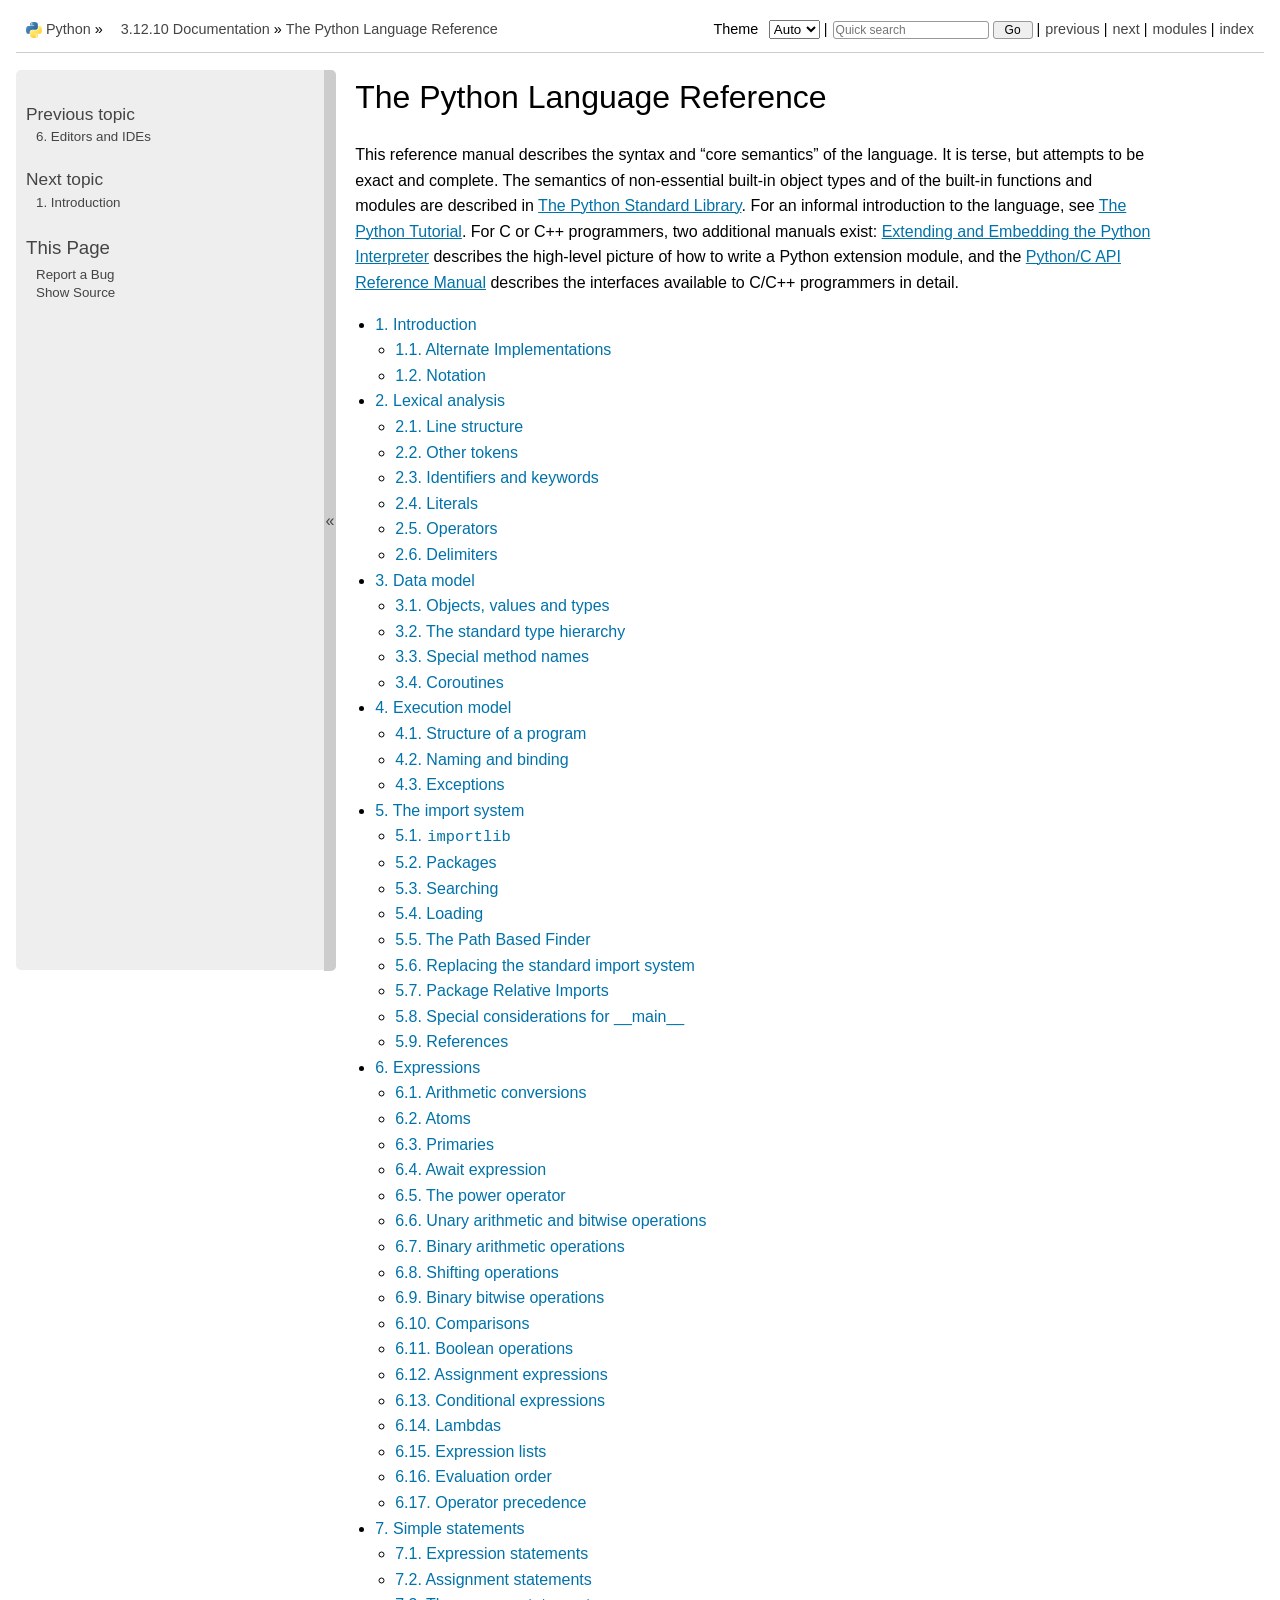
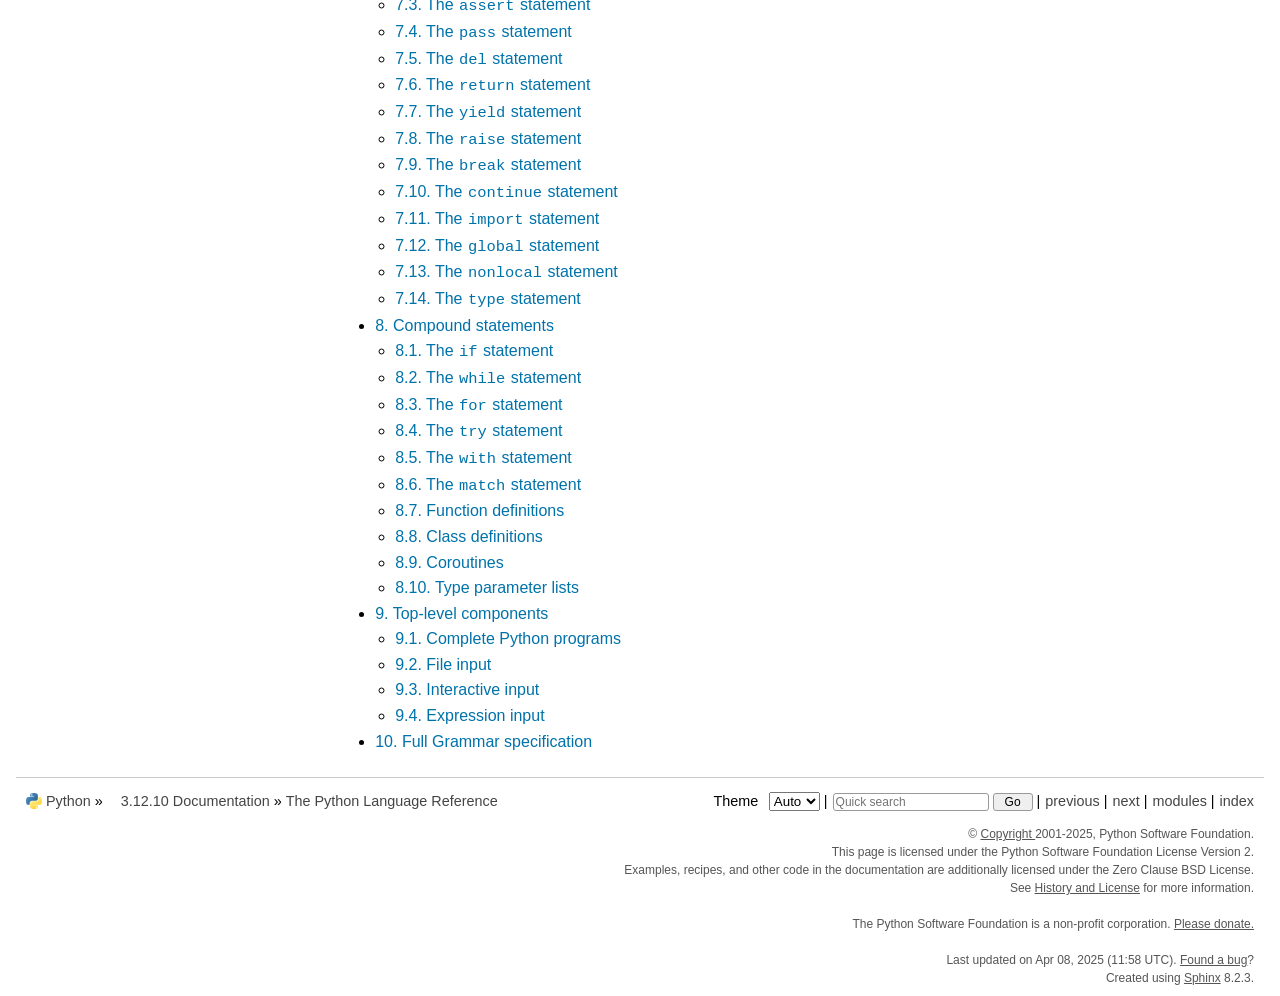
<file: Doc/html/reference/index.html>
<!DOCTYPE html>

<html lang="en" data-content_root="../">
  <head>
    <meta charset="utf-8" />
    <meta name="viewport" content="width=device-width, initial-scale=1.0" /><meta name="viewport" content="width=device-width, initial-scale=1" />
<meta property="og:title" content="The Python Language Reference" />
<meta property="og:type" content="website" />
<meta property="og:url" content="https://docs.python.org/3/reference/index.html" />
<meta property="og:site_name" content="Python documentation" />
<meta property="og:description" content="This reference manual describes the syntax and “core semantics” of the language. It is terse, but attempts to be exact and complete. The semantics of non-essential built-in object types and of the ..." />
<meta property="og:image" content="https://docs.python.org/3/_static/og-image.png" />
<meta property="og:image:alt" content="Python documentation" />
<meta name="description" content="This reference manual describes the syntax and “core semantics” of the language. It is terse, but attempts to be exact and complete. The semantics of non-essential built-in object types and of the ..." />
<meta property="og:image:width" content="200">
<meta property="og:image:height" content="200">
<meta name="theme-color" content="#3776ab">

    <title>The Python Language Reference &#8212; Python 3.12.10 documentation</title><meta name="viewport" content="width=device-width, initial-scale=1.0">
    
    <link rel="stylesheet" type="text/css" href="../_static/pygments.css?v=b86133f3" />
    <link rel="stylesheet" type="text/css" href="../_static/pydoctheme.css?v=23252803" />
    <link id="pygments_dark_css" media="(prefers-color-scheme: dark)" rel="stylesheet" type="text/css" href="../_static/pygments_dark.css?v=5349f25f" />
    
    <script src="../_static/documentation_options.js?v=e5e5df70"></script>
    <script src="../_static/doctools.js?v=9bcbadda"></script>
    <script src="../_static/sphinx_highlight.js?v=dc90522c"></script>
    
    <script src="../_static/sidebar.js"></script>
    
    <link rel="search" type="application/opensearchdescription+xml"
          title="Search within Python 3.12.10 documentation"
          href="../_static/opensearch.xml"/>
    <link rel="author" title="About these documents" href="../about.html" />
    <link rel="index" title="Index" href="../genindex.html" />
    <link rel="search" title="Search" href="../search.html" />
    <link rel="copyright" title="Copyright" href="../copyright.html" />
    <link rel="next" title="1. Introduction" href="introduction.html" />
    <link rel="prev" title="6. Editors and IDEs" href="../using/editors.html" />
    
    <link rel="canonical" href="https://docs.python.org/3/reference/index.html">
    
      
    

    
    <style>
      @media only screen {
        table.full-width-table {
            width: 100%;
        }
      }
    </style>
<link rel="stylesheet" href="../_static/pydoctheme_dark.css" media="(prefers-color-scheme: dark)" id="pydoctheme_dark_css">
    <link rel="shortcut icon" type="image/png" href="../_static/py.svg" />
            <script type="text/javascript" src="../_static/copybutton.js"></script>
            <script type="text/javascript" src="../_static/menu.js"></script>
            <script type="text/javascript" src="../_static/search-focus.js"></script>
            <script type="text/javascript" src="../_static/themetoggle.js"></script> 
            <script type="text/javascript" src="../_static/rtd_switcher.js"></script>
            <meta name="readthedocs-addons-api-version" content="1">

  </head>
<body>
<div class="mobile-nav">
    <input type="checkbox" id="menuToggler" class="toggler__input" aria-controls="navigation"
           aria-pressed="false" aria-expanded="false" role="button" aria-label="Menu" />
    <nav class="nav-content" role="navigation">
        <label for="menuToggler" class="toggler__label">
            <span></span>
        </label>
        <span class="nav-items-wrapper">
            <a href="https://www.python.org/" class="nav-logo">
                <img src="../_static/py.svg" alt="Python logo"/>
            </a>
            <span class="version_switcher_placeholder"></span>
            <form role="search" class="search" action="../search.html" method="get">
                <svg xmlns="http://www.w3.org/2000/svg" width="20" height="20" viewBox="0 0 24 24" class="search-icon">
                    <path fill-rule="nonzero" fill="currentColor" d="M15.5 14h-.79l-.28-.27a6.5 6.5 0 001.48-5.34c-.47-2.78-2.79-5-5.59-5.34a6.505 6.505 0 00-7.27 7.27c.34 2.8 2.56 5.12 5.34 5.59a6.5 6.5 0 005.34-1.48l.27.28v.79l4.25 4.25c.41.41 1.08.41 1.49 0 .41-.41.41-1.08 0-1.49L15.5 14zm-6 0C7.01 14 5 11.99 5 9.5S7.01 5 9.5 5 14 7.01 14 9.5 11.99 14 9.5 14z"></path>
                </svg>
                <input placeholder="Quick search" aria-label="Quick search" type="search" name="q" />
                <input type="submit" value="Go"/>
            </form>
        </span>
    </nav>
    <div class="menu-wrapper">
        <nav class="menu" role="navigation" aria-label="main navigation">
            <div class="language_switcher_placeholder"></div>
            
<label class="theme-selector-label">
    Theme
    <select class="theme-selector" oninput="activateTheme(this.value)">
        <option value="auto" selected>Auto</option>
        <option value="light">Light</option>
        <option value="dark">Dark</option>
    </select>
</label>
  <div>
    <h4>Previous topic</h4>
    <p class="topless"><a href="../using/editors.html"
                          title="previous chapter"><span class="section-number">6. </span>Editors and IDEs</a></p>
  </div>
  <div>
    <h4>Next topic</h4>
    <p class="topless"><a href="introduction.html"
                          title="next chapter"><span class="section-number">1. </span>Introduction</a></p>
  </div>
  <div role="note" aria-label="source link">
    <h3>This Page</h3>
    <ul class="this-page-menu">
      <li><a href="../bugs.html">Report a Bug</a></li>
      <li>
        <a href="https://github.com/python/cpython/blob/main/Doc/reference/index.rst"
            rel="nofollow">Show Source
        </a>
      </li>
    </ul>
  </div>
        </nav>
    </div>
</div>

  
    <div class="related" role="navigation" aria-label="Related">
      <h3>Navigation</h3>
      <ul>
        <li class="right" style="margin-right: 10px">
          <a href="../genindex.html" title="General Index"
             accesskey="I">index</a></li>
        <li class="right" >
          <a href="../py-modindex.html" title="Python Module Index"
             >modules</a> |</li>
        <li class="right" >
          <a href="introduction.html" title="1. Introduction"
             accesskey="N">next</a> |</li>
        <li class="right" >
          <a href="../using/editors.html" title="6. Editors and IDEs"
             accesskey="P">previous</a> |</li>

          <li><img src="../_static/py.svg" alt="Python logo" style="vertical-align: middle; margin-top: -1px"/></li>
          <li><a href="https://www.python.org/">Python</a> &#187;</li>
          <li class="switchers">
            <div class="language_switcher_placeholder"></div>
            <div class="version_switcher_placeholder"></div>
          </li>
          <li>
              
          </li>
    <li id="cpython-language-and-version">
      <a href="../index.html">3.12.10 Documentation</a> &#187;
    </li>

        <li class="nav-item nav-item-this"><a href="">The Python Language Reference</a></li>
                <li class="right">
                    

    <div class="inline-search" role="search">
        <form class="inline-search" action="../search.html" method="get">
          <input placeholder="Quick search" aria-label="Quick search" type="search" name="q" id="search-box" />
          <input type="submit" value="Go" />
        </form>
    </div>
                     |
                </li>
            <li class="right">
<label class="theme-selector-label">
    Theme
    <select class="theme-selector" oninput="activateTheme(this.value)">
        <option value="auto" selected>Auto</option>
        <option value="light">Light</option>
        <option value="dark">Dark</option>
    </select>
</label> |</li>
            
      </ul>
    </div>    

    <div class="document">
      <div class="documentwrapper">
        <div class="bodywrapper">
          <div class="body" role="main">
            
  <section id="the-python-language-reference">
<span id="reference-index"></span><h1>The Python Language Reference<a class="headerlink" href="#the-python-language-reference" title="Link to this heading">¶</a></h1>
<p>This reference manual describes the syntax and “core semantics” of the
language. It is terse, but attempts to be exact and complete. The semantics of
non-essential built-in object types and of the built-in functions and modules
are described in <a class="reference internal" href="../library/index.html#library-index"><span class="std std-ref">The Python Standard Library</span></a>. For an informal introduction to the
language, see <a class="reference internal" href="../tutorial/index.html#tutorial-index"><span class="std std-ref">The Python Tutorial</span></a>. For C or C++ programmers, two additional
manuals exist: <a class="reference internal" href="../extending/index.html#extending-index"><span class="std std-ref">Extending and Embedding the Python Interpreter</span></a> describes the high-level picture of how to
write a Python extension module, and the <a class="reference internal" href="../c-api/index.html#c-api-index"><span class="std std-ref">Python/C API Reference Manual</span></a> describes the
interfaces available to C/C++ programmers in detail.</p>
<div class="toctree-wrapper compound">
<ul>
<li class="toctree-l1"><a class="reference internal" href="introduction.html">1. Introduction</a><ul>
<li class="toctree-l2"><a class="reference internal" href="introduction.html#alternate-implementations">1.1. Alternate Implementations</a></li>
<li class="toctree-l2"><a class="reference internal" href="introduction.html#notation">1.2. Notation</a></li>
</ul>
</li>
<li class="toctree-l1"><a class="reference internal" href="lexical_analysis.html">2. Lexical analysis</a><ul>
<li class="toctree-l2"><a class="reference internal" href="lexical_analysis.html#line-structure">2.1. Line structure</a></li>
<li class="toctree-l2"><a class="reference internal" href="lexical_analysis.html#other-tokens">2.2. Other tokens</a></li>
<li class="toctree-l2"><a class="reference internal" href="lexical_analysis.html#identifiers">2.3. Identifiers and keywords</a></li>
<li class="toctree-l2"><a class="reference internal" href="lexical_analysis.html#literals">2.4. Literals</a></li>
<li class="toctree-l2"><a class="reference internal" href="lexical_analysis.html#operators">2.5. Operators</a></li>
<li class="toctree-l2"><a class="reference internal" href="lexical_analysis.html#delimiters">2.6. Delimiters</a></li>
</ul>
</li>
<li class="toctree-l1"><a class="reference internal" href="datamodel.html">3. Data model</a><ul>
<li class="toctree-l2"><a class="reference internal" href="datamodel.html#objects-values-and-types">3.1. Objects, values and types</a></li>
<li class="toctree-l2"><a class="reference internal" href="datamodel.html#the-standard-type-hierarchy">3.2. The standard type hierarchy</a></li>
<li class="toctree-l2"><a class="reference internal" href="datamodel.html#special-method-names">3.3. Special method names</a></li>
<li class="toctree-l2"><a class="reference internal" href="datamodel.html#coroutines">3.4. Coroutines</a></li>
</ul>
</li>
<li class="toctree-l1"><a class="reference internal" href="executionmodel.html">4. Execution model</a><ul>
<li class="toctree-l2"><a class="reference internal" href="executionmodel.html#structure-of-a-program">4.1. Structure of a program</a></li>
<li class="toctree-l2"><a class="reference internal" href="executionmodel.html#naming-and-binding">4.2. Naming and binding</a></li>
<li class="toctree-l2"><a class="reference internal" href="executionmodel.html#exceptions">4.3. Exceptions</a></li>
</ul>
</li>
<li class="toctree-l1"><a class="reference internal" href="import.html">5. The import system</a><ul>
<li class="toctree-l2"><a class="reference internal" href="import.html#importlib">5.1. <code class="xref py py-mod docutils literal notranslate"><span class="pre">importlib</span></code></a></li>
<li class="toctree-l2"><a class="reference internal" href="import.html#packages">5.2. Packages</a></li>
<li class="toctree-l2"><a class="reference internal" href="import.html#searching">5.3. Searching</a></li>
<li class="toctree-l2"><a class="reference internal" href="import.html#loading">5.4. Loading</a></li>
<li class="toctree-l2"><a class="reference internal" href="import.html#the-path-based-finder">5.5. The Path Based Finder</a></li>
<li class="toctree-l2"><a class="reference internal" href="import.html#replacing-the-standard-import-system">5.6. Replacing the standard import system</a></li>
<li class="toctree-l2"><a class="reference internal" href="import.html#package-relative-imports">5.7. Package Relative Imports</a></li>
<li class="toctree-l2"><a class="reference internal" href="import.html#special-considerations-for-main">5.8. Special considerations for __main__</a></li>
<li class="toctree-l2"><a class="reference internal" href="import.html#references">5.9. References</a></li>
</ul>
</li>
<li class="toctree-l1"><a class="reference internal" href="expressions.html">6. Expressions</a><ul>
<li class="toctree-l2"><a class="reference internal" href="expressions.html#arithmetic-conversions">6.1. Arithmetic conversions</a></li>
<li class="toctree-l2"><a class="reference internal" href="expressions.html#atoms">6.2. Atoms</a></li>
<li class="toctree-l2"><a class="reference internal" href="expressions.html#primaries">6.3. Primaries</a></li>
<li class="toctree-l2"><a class="reference internal" href="expressions.html#await-expression">6.4. Await expression</a></li>
<li class="toctree-l2"><a class="reference internal" href="expressions.html#the-power-operator">6.5. The power operator</a></li>
<li class="toctree-l2"><a class="reference internal" href="expressions.html#unary-arithmetic-and-bitwise-operations">6.6. Unary arithmetic and bitwise operations</a></li>
<li class="toctree-l2"><a class="reference internal" href="expressions.html#binary-arithmetic-operations">6.7. Binary arithmetic operations</a></li>
<li class="toctree-l2"><a class="reference internal" href="expressions.html#shifting-operations">6.8. Shifting operations</a></li>
<li class="toctree-l2"><a class="reference internal" href="expressions.html#binary-bitwise-operations">6.9. Binary bitwise operations</a></li>
<li class="toctree-l2"><a class="reference internal" href="expressions.html#comparisons">6.10. Comparisons</a></li>
<li class="toctree-l2"><a class="reference internal" href="expressions.html#boolean-operations">6.11. Boolean operations</a></li>
<li class="toctree-l2"><a class="reference internal" href="expressions.html#assignment-expressions">6.12. Assignment expressions</a></li>
<li class="toctree-l2"><a class="reference internal" href="expressions.html#conditional-expressions">6.13. Conditional expressions</a></li>
<li class="toctree-l2"><a class="reference internal" href="expressions.html#lambda">6.14. Lambdas</a></li>
<li class="toctree-l2"><a class="reference internal" href="expressions.html#expression-lists">6.15. Expression lists</a></li>
<li class="toctree-l2"><a class="reference internal" href="expressions.html#evaluation-order">6.16. Evaluation order</a></li>
<li class="toctree-l2"><a class="reference internal" href="expressions.html#operator-precedence">6.17. Operator precedence</a></li>
</ul>
</li>
<li class="toctree-l1"><a class="reference internal" href="simple_stmts.html">7. Simple statements</a><ul>
<li class="toctree-l2"><a class="reference internal" href="simple_stmts.html#expression-statements">7.1. Expression statements</a></li>
<li class="toctree-l2"><a class="reference internal" href="simple_stmts.html#assignment-statements">7.2. Assignment statements</a></li>
<li class="toctree-l2"><a class="reference internal" href="simple_stmts.html#the-assert-statement">7.3. The <code class="xref std std-keyword docutils literal notranslate"><span class="pre">assert</span></code> statement</a></li>
<li class="toctree-l2"><a class="reference internal" href="simple_stmts.html#the-pass-statement">7.4. The <code class="xref std std-keyword docutils literal notranslate"><span class="pre">pass</span></code> statement</a></li>
<li class="toctree-l2"><a class="reference internal" href="simple_stmts.html#the-del-statement">7.5. The <code class="xref std std-keyword docutils literal notranslate"><span class="pre">del</span></code> statement</a></li>
<li class="toctree-l2"><a class="reference internal" href="simple_stmts.html#the-return-statement">7.6. The <code class="xref std std-keyword docutils literal notranslate"><span class="pre">return</span></code> statement</a></li>
<li class="toctree-l2"><a class="reference internal" href="simple_stmts.html#the-yield-statement">7.7. The <code class="xref std std-keyword docutils literal notranslate"><span class="pre">yield</span></code> statement</a></li>
<li class="toctree-l2"><a class="reference internal" href="simple_stmts.html#the-raise-statement">7.8. The <code class="xref std std-keyword docutils literal notranslate"><span class="pre">raise</span></code> statement</a></li>
<li class="toctree-l2"><a class="reference internal" href="simple_stmts.html#the-break-statement">7.9. The <code class="xref std std-keyword docutils literal notranslate"><span class="pre">break</span></code> statement</a></li>
<li class="toctree-l2"><a class="reference internal" href="simple_stmts.html#the-continue-statement">7.10. The <code class="xref std std-keyword docutils literal notranslate"><span class="pre">continue</span></code> statement</a></li>
<li class="toctree-l2"><a class="reference internal" href="simple_stmts.html#the-import-statement">7.11. The <code class="xref std std-keyword docutils literal notranslate"><span class="pre">import</span></code> statement</a></li>
<li class="toctree-l2"><a class="reference internal" href="simple_stmts.html#the-global-statement">7.12. The <code class="xref std std-keyword docutils literal notranslate"><span class="pre">global</span></code> statement</a></li>
<li class="toctree-l2"><a class="reference internal" href="simple_stmts.html#the-nonlocal-statement">7.13. The <code class="xref std std-keyword docutils literal notranslate"><span class="pre">nonlocal</span></code> statement</a></li>
<li class="toctree-l2"><a class="reference internal" href="simple_stmts.html#the-type-statement">7.14. The <code class="xref std std-keyword docutils literal notranslate"><span class="pre">type</span></code> statement</a></li>
</ul>
</li>
<li class="toctree-l1"><a class="reference internal" href="compound_stmts.html">8. Compound statements</a><ul>
<li class="toctree-l2"><a class="reference internal" href="compound_stmts.html#the-if-statement">8.1. The <code class="xref std std-keyword docutils literal notranslate"><span class="pre">if</span></code> statement</a></li>
<li class="toctree-l2"><a class="reference internal" href="compound_stmts.html#the-while-statement">8.2. The <code class="xref std std-keyword docutils literal notranslate"><span class="pre">while</span></code> statement</a></li>
<li class="toctree-l2"><a class="reference internal" href="compound_stmts.html#the-for-statement">8.3. The <code class="xref std std-keyword docutils literal notranslate"><span class="pre">for</span></code> statement</a></li>
<li class="toctree-l2"><a class="reference internal" href="compound_stmts.html#the-try-statement">8.4. The <code class="xref std std-keyword docutils literal notranslate"><span class="pre">try</span></code> statement</a></li>
<li class="toctree-l2"><a class="reference internal" href="compound_stmts.html#the-with-statement">8.5. The <code class="xref std std-keyword docutils literal notranslate"><span class="pre">with</span></code> statement</a></li>
<li class="toctree-l2"><a class="reference internal" href="compound_stmts.html#the-match-statement">8.6. The <code class="xref std std-keyword docutils literal notranslate"><span class="pre">match</span></code> statement</a></li>
<li class="toctree-l2"><a class="reference internal" href="compound_stmts.html#function-definitions">8.7. Function definitions</a></li>
<li class="toctree-l2"><a class="reference internal" href="compound_stmts.html#class-definitions">8.8. Class definitions</a></li>
<li class="toctree-l2"><a class="reference internal" href="compound_stmts.html#coroutines">8.9. Coroutines</a></li>
<li class="toctree-l2"><a class="reference internal" href="compound_stmts.html#type-parameter-lists">8.10. Type parameter lists</a></li>
</ul>
</li>
<li class="toctree-l1"><a class="reference internal" href="toplevel_components.html">9. Top-level components</a><ul>
<li class="toctree-l2"><a class="reference internal" href="toplevel_components.html#complete-python-programs">9.1. Complete Python programs</a></li>
<li class="toctree-l2"><a class="reference internal" href="toplevel_components.html#file-input">9.2. File input</a></li>
<li class="toctree-l2"><a class="reference internal" href="toplevel_components.html#interactive-input">9.3. Interactive input</a></li>
<li class="toctree-l2"><a class="reference internal" href="toplevel_components.html#expression-input">9.4. Expression input</a></li>
</ul>
</li>
<li class="toctree-l1"><a class="reference internal" href="grammar.html">10. Full Grammar specification</a></li>
</ul>
</div>
</section>


            <div class="clearer"></div>
          </div>
        </div>
      </div>
      <div class="sphinxsidebar" role="navigation" aria-label="Main">
        <div class="sphinxsidebarwrapper">
  <div>
    <h4>Previous topic</h4>
    <p class="topless"><a href="../using/editors.html"
                          title="previous chapter"><span class="section-number">6. </span>Editors and IDEs</a></p>
  </div>
  <div>
    <h4>Next topic</h4>
    <p class="topless"><a href="introduction.html"
                          title="next chapter"><span class="section-number">1. </span>Introduction</a></p>
  </div>
  <div role="note" aria-label="source link">
    <h3>This Page</h3>
    <ul class="this-page-menu">
      <li><a href="../bugs.html">Report a Bug</a></li>
      <li>
        <a href="https://github.com/python/cpython/blob/main/Doc/reference/index.rst"
            rel="nofollow">Show Source
        </a>
      </li>
    </ul>
  </div>
        </div>
<div id="sidebarbutton" title="Collapse sidebar">
<span>«</span>
</div>

      </div>
      <div class="clearer"></div>
    </div>  
    <div class="related" role="navigation" aria-label="Related">
      <h3>Navigation</h3>
      <ul>
        <li class="right" style="margin-right: 10px">
          <a href="../genindex.html" title="General Index"
             >index</a></li>
        <li class="right" >
          <a href="../py-modindex.html" title="Python Module Index"
             >modules</a> |</li>
        <li class="right" >
          <a href="introduction.html" title="1. Introduction"
             >next</a> |</li>
        <li class="right" >
          <a href="../using/editors.html" title="6. Editors and IDEs"
             >previous</a> |</li>

          <li><img src="../_static/py.svg" alt="Python logo" style="vertical-align: middle; margin-top: -1px"/></li>
          <li><a href="https://www.python.org/">Python</a> &#187;</li>
          <li class="switchers">
            <div class="language_switcher_placeholder"></div>
            <div class="version_switcher_placeholder"></div>
          </li>
          <li>
              
          </li>
    <li id="cpython-language-and-version">
      <a href="../index.html">3.12.10 Documentation</a> &#187;
    </li>

        <li class="nav-item nav-item-this"><a href="">The Python Language Reference</a></li>
                <li class="right">
                    

    <div class="inline-search" role="search">
        <form class="inline-search" action="../search.html" method="get">
          <input placeholder="Quick search" aria-label="Quick search" type="search" name="q" id="search-box" />
          <input type="submit" value="Go" />
        </form>
    </div>
                     |
                </li>
            <li class="right">
<label class="theme-selector-label">
    Theme
    <select class="theme-selector" oninput="activateTheme(this.value)">
        <option value="auto" selected>Auto</option>
        <option value="light">Light</option>
        <option value="dark">Dark</option>
    </select>
</label> |</li>
            
      </ul>
    </div>  
    <div class="footer">
    &copy; 
      <a href="../copyright.html">
    
    Copyright
    
      </a>
     2001-2025, Python Software Foundation.
    <br />
    This page is licensed under the Python Software Foundation License Version 2.
    <br />
    Examples, recipes, and other code in the documentation are additionally licensed under the Zero Clause BSD License.
    <br />
    
      See <a href="/license.html">History and License</a> for more information.<br />
    
    
    <br />

    The Python Software Foundation is a non-profit corporation.
<a href="https://www.python.org/psf/donations/">Please donate.</a>
<br />
    <br />
      Last updated on Apr 08, 2025 (11:58 UTC).
    
      <a href="/bugs.html">Found a bug</a>?
    
    <br />

    Created using <a href="https://www.sphinx-doc.org/">Sphinx</a> 8.2.3.
    </div>

  </body>
</html>
</file>
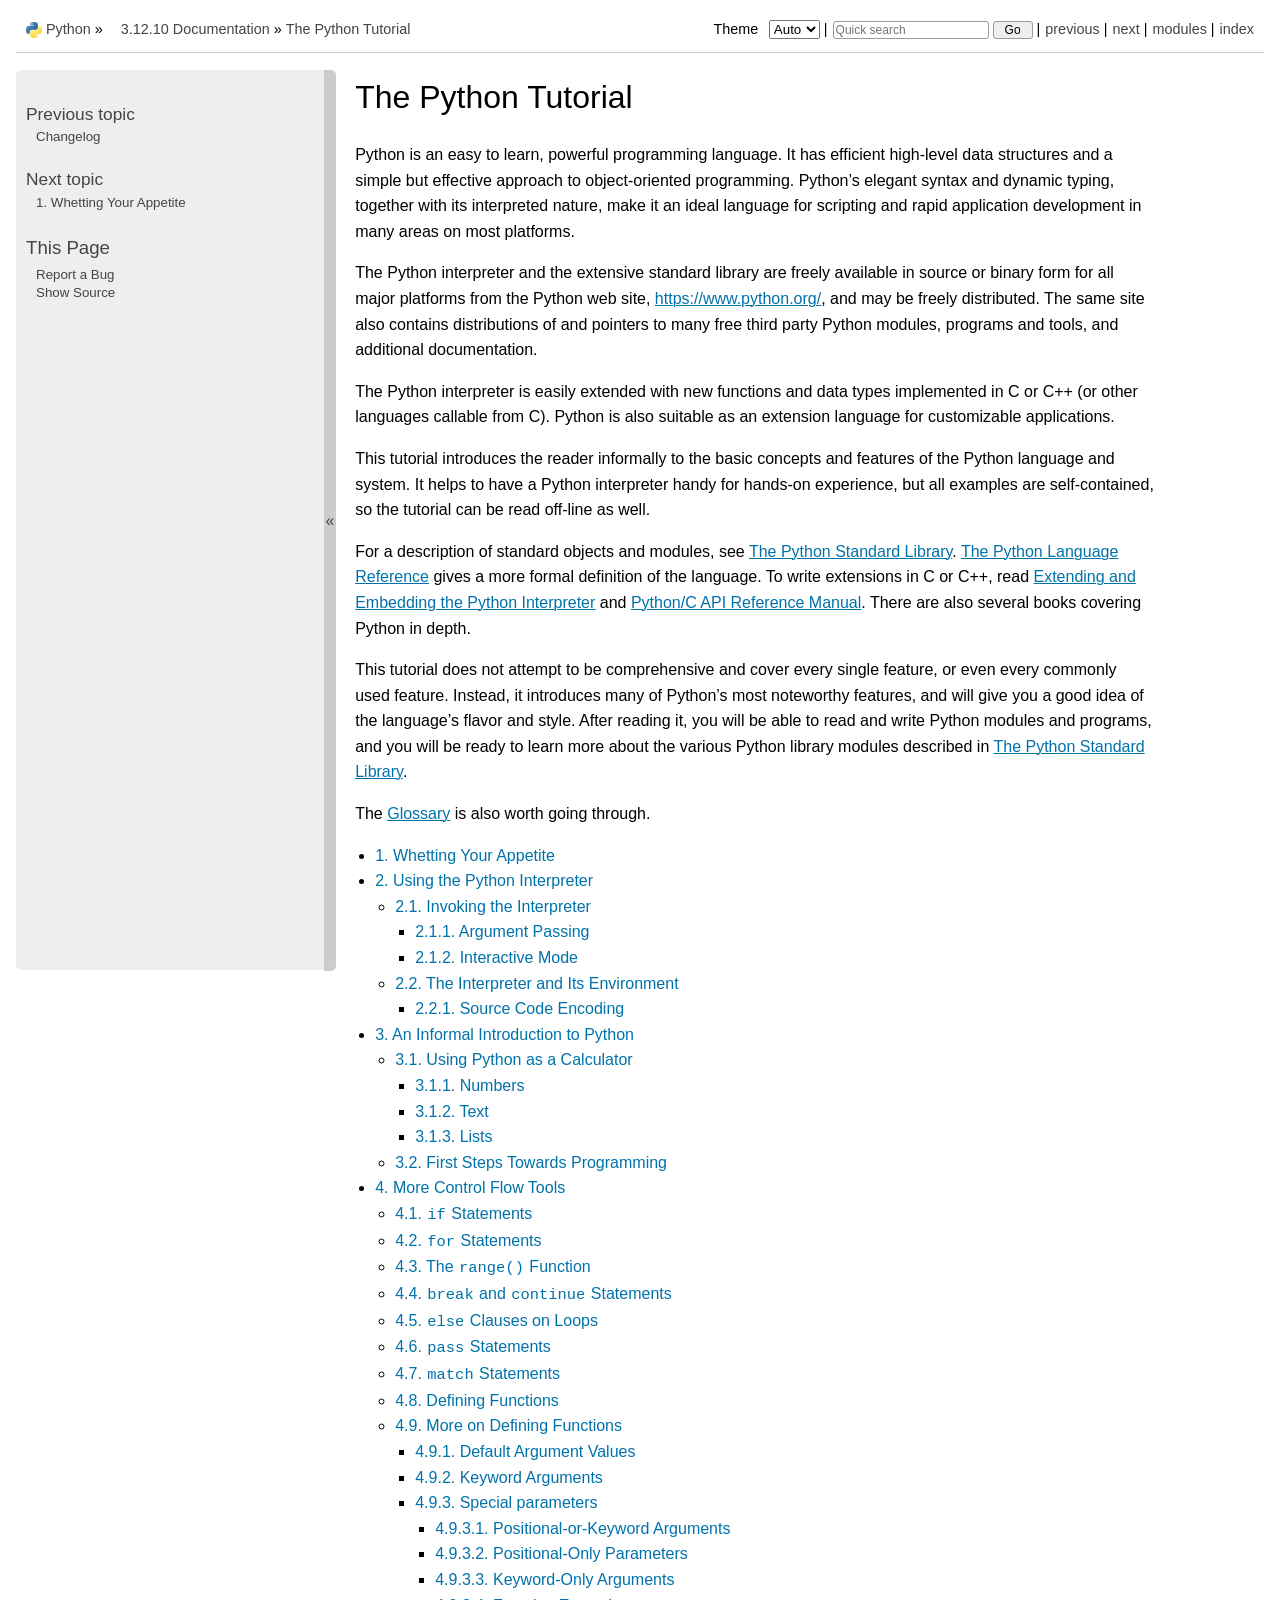
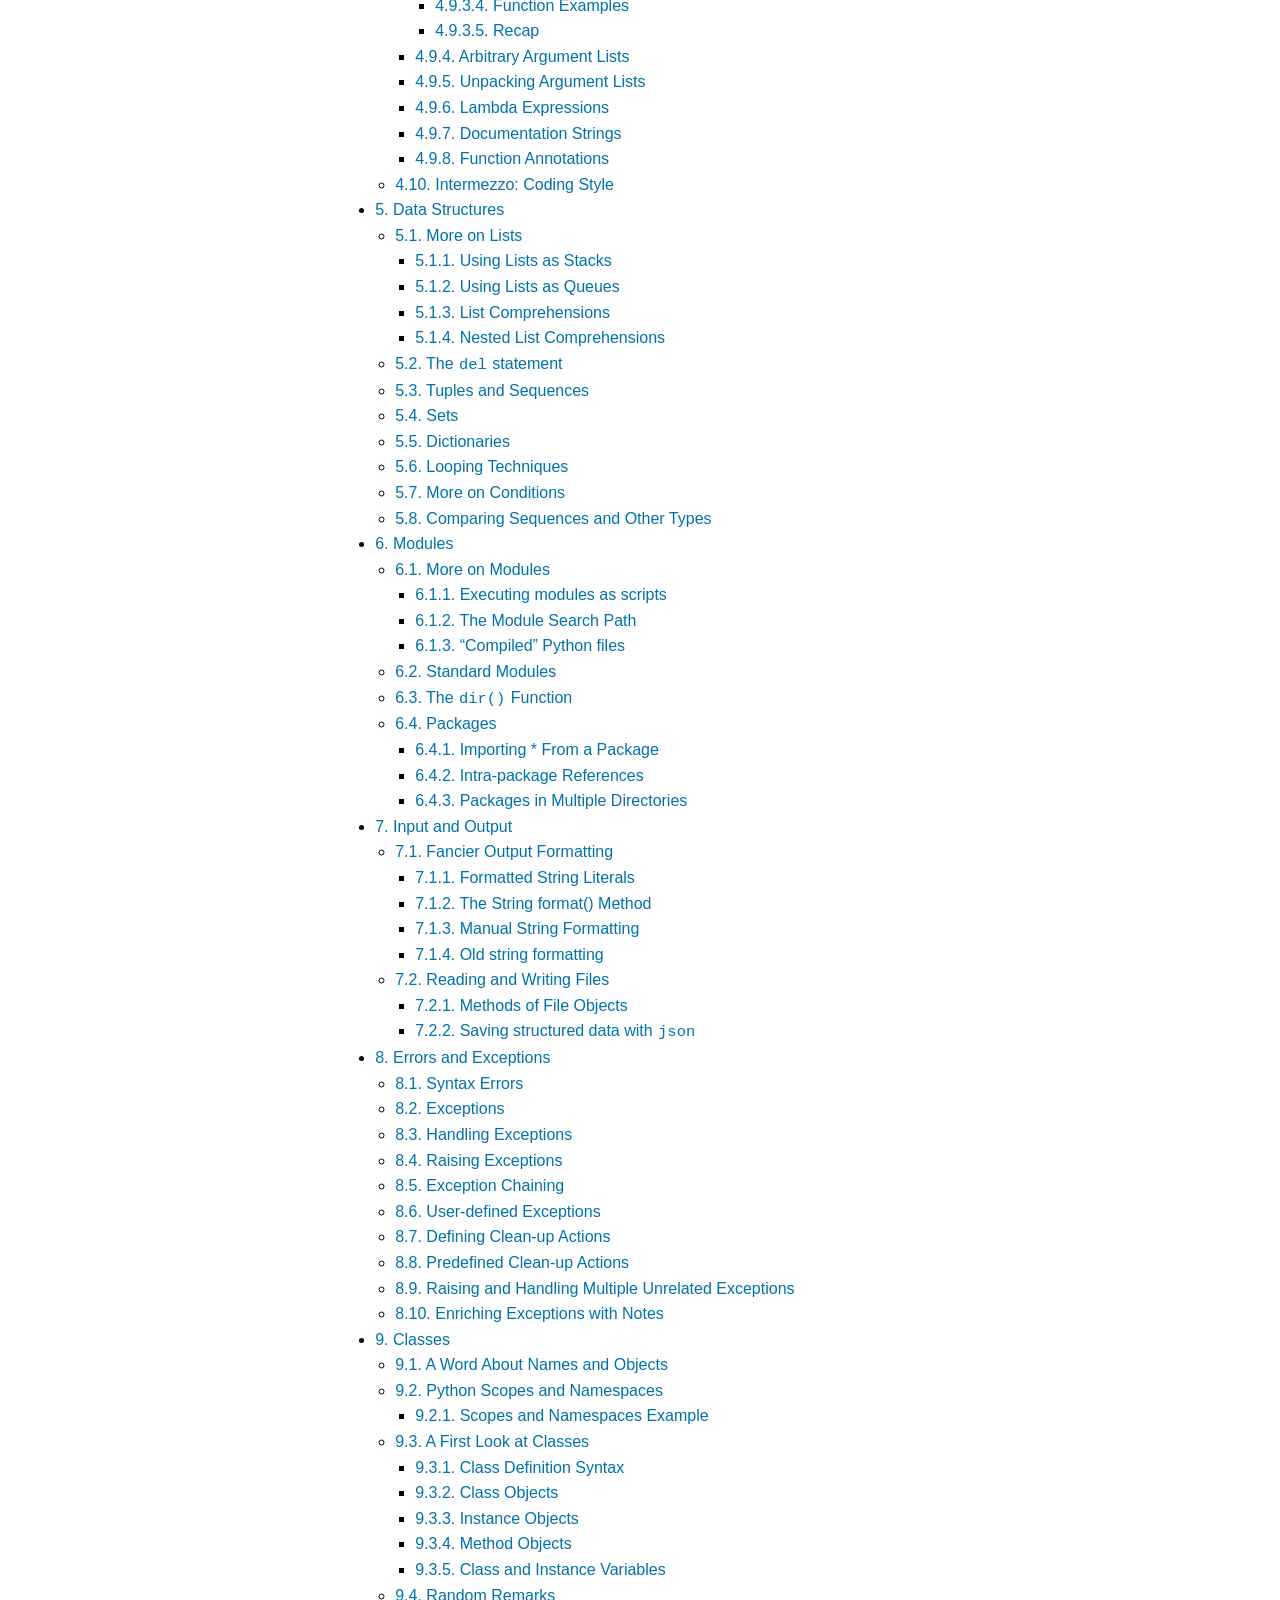
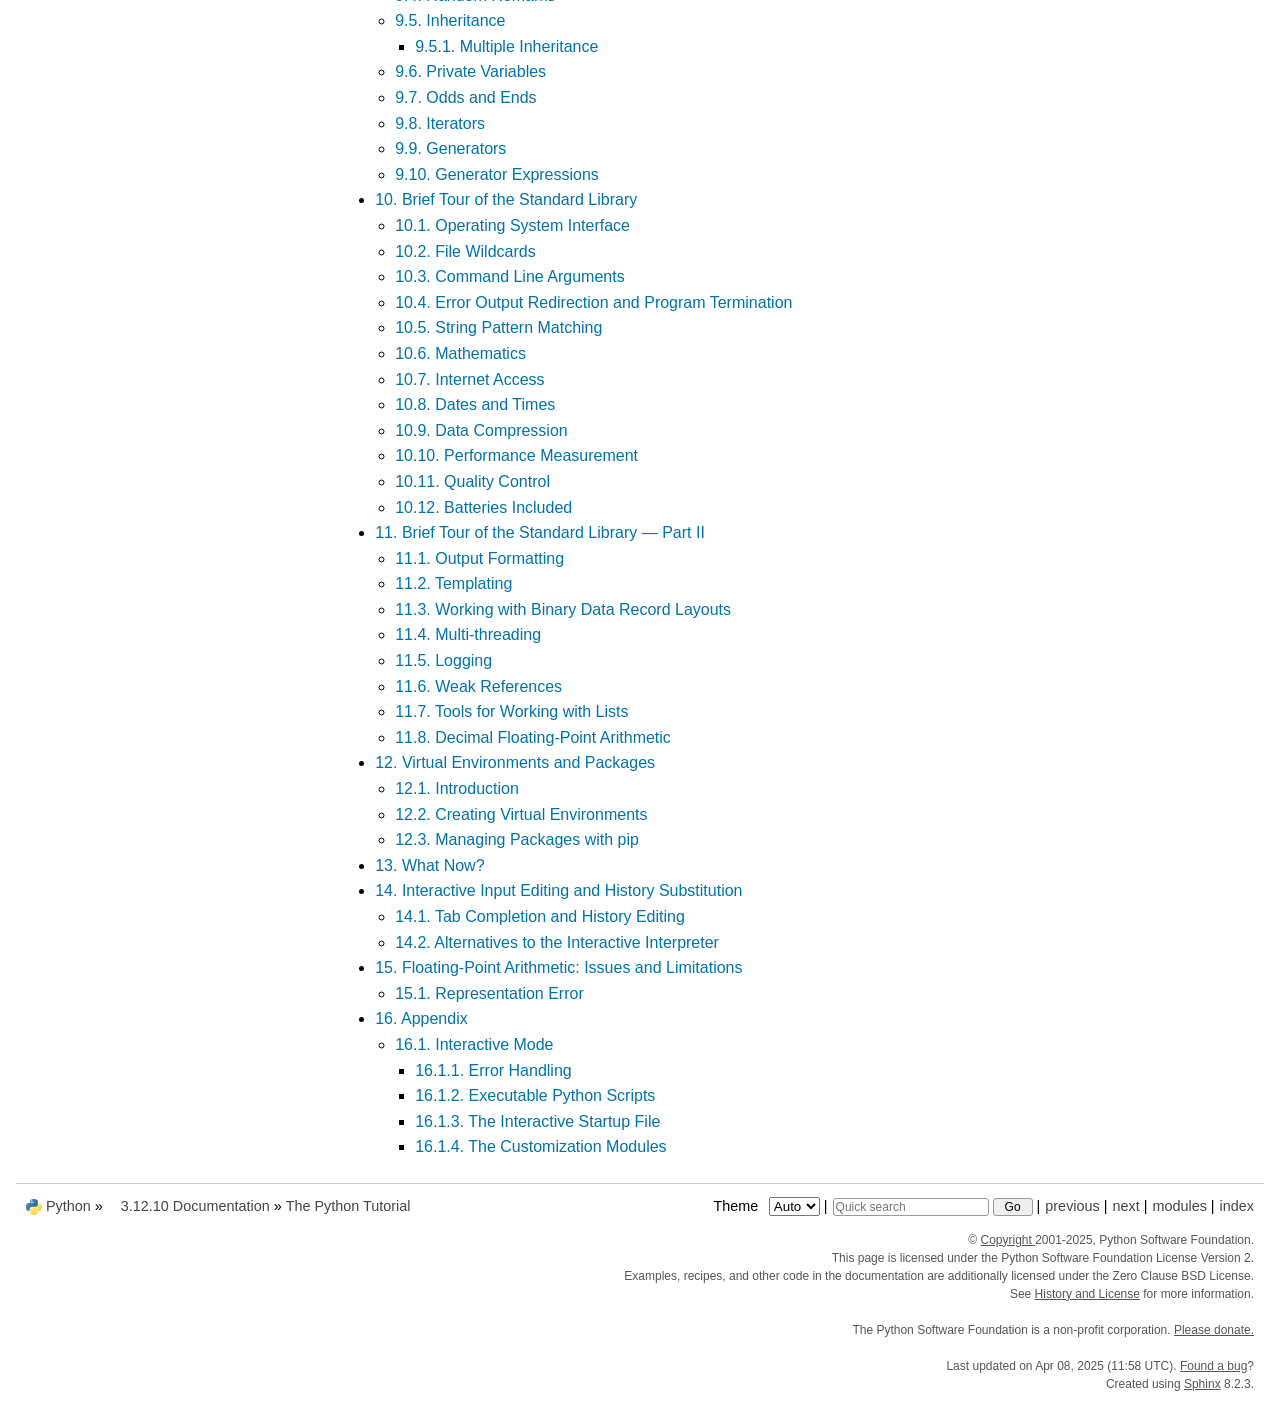
<file: Doc/html/tutorial/index.html>
<!DOCTYPE html>

<html lang="en" data-content_root="../">
  <head>
    <meta charset="utf-8" />
    <meta name="viewport" content="width=device-width, initial-scale=1.0" /><meta name="viewport" content="width=device-width, initial-scale=1" />
<meta property="og:title" content="The Python Tutorial" />
<meta property="og:type" content="website" />
<meta property="og:url" content="https://docs.python.org/3/tutorial/index.html" />
<meta property="og:site_name" content="Python documentation" />
<meta property="og:description" content="Python is an easy to learn, powerful programming language. It has efficient high-level data structures and a simple but effective approach to object-oriented programming. Python’s elegant syntax an..." />
<meta property="og:image" content="https://docs.python.org/3/_static/og-image.png" />
<meta property="og:image:alt" content="Python documentation" />
<meta name="description" content="Python is an easy to learn, powerful programming language. It has efficient high-level data structures and a simple but effective approach to object-oriented programming. Python’s elegant syntax an..." />
<meta property="og:image:width" content="200">
<meta property="og:image:height" content="200">
<meta name="theme-color" content="#3776ab">

    <title>The Python Tutorial &#8212; Python 3.12.10 documentation</title><meta name="viewport" content="width=device-width, initial-scale=1.0">
    
    <link rel="stylesheet" type="text/css" href="../_static/pygments.css?v=b86133f3" />
    <link rel="stylesheet" type="text/css" href="../_static/pydoctheme.css?v=23252803" />
    <link id="pygments_dark_css" media="(prefers-color-scheme: dark)" rel="stylesheet" type="text/css" href="../_static/pygments_dark.css?v=5349f25f" />
    
    <script src="../_static/documentation_options.js?v=e5e5df70"></script>
    <script src="../_static/doctools.js?v=9bcbadda"></script>
    <script src="../_static/sphinx_highlight.js?v=dc90522c"></script>
    
    <script src="../_static/sidebar.js"></script>
    
    <link rel="search" type="application/opensearchdescription+xml"
          title="Search within Python 3.12.10 documentation"
          href="../_static/opensearch.xml"/>
    <link rel="author" title="About these documents" href="../about.html" />
    <link rel="index" title="Index" href="../genindex.html" />
    <link rel="search" title="Search" href="../search.html" />
    <link rel="copyright" title="Copyright" href="../copyright.html" />
    <link rel="next" title="1. Whetting Your Appetite" href="appetite.html" />
    <link rel="prev" title="Changelog" href="../whatsnew/changelog.html" />
    
    <link rel="canonical" href="https://docs.python.org/3/tutorial/index.html">
    
      
    

    
    <style>
      @media only screen {
        table.full-width-table {
            width: 100%;
        }
      }
    </style>
<link rel="stylesheet" href="../_static/pydoctheme_dark.css" media="(prefers-color-scheme: dark)" id="pydoctheme_dark_css">
    <link rel="shortcut icon" type="image/png" href="../_static/py.svg" />
            <script type="text/javascript" src="../_static/copybutton.js"></script>
            <script type="text/javascript" src="../_static/menu.js"></script>
            <script type="text/javascript" src="../_static/search-focus.js"></script>
            <script type="text/javascript" src="../_static/themetoggle.js"></script> 
            <script type="text/javascript" src="../_static/rtd_switcher.js"></script>
            <meta name="readthedocs-addons-api-version" content="1">

  </head>
<body>
<div class="mobile-nav">
    <input type="checkbox" id="menuToggler" class="toggler__input" aria-controls="navigation"
           aria-pressed="false" aria-expanded="false" role="button" aria-label="Menu" />
    <nav class="nav-content" role="navigation">
        <label for="menuToggler" class="toggler__label">
            <span></span>
        </label>
        <span class="nav-items-wrapper">
            <a href="https://www.python.org/" class="nav-logo">
                <img src="../_static/py.svg" alt="Python logo"/>
            </a>
            <span class="version_switcher_placeholder"></span>
            <form role="search" class="search" action="../search.html" method="get">
                <svg xmlns="http://www.w3.org/2000/svg" width="20" height="20" viewBox="0 0 24 24" class="search-icon">
                    <path fill-rule="nonzero" fill="currentColor" d="M15.5 14h-.79l-.28-.27a6.5 6.5 0 001.48-5.34c-.47-2.78-2.79-5-5.59-5.34a6.505 6.505 0 00-7.27 7.27c.34 2.8 2.56 5.12 5.34 5.59a6.5 6.5 0 005.34-1.48l.27.28v.79l4.25 4.25c.41.41 1.08.41 1.49 0 .41-.41.41-1.08 0-1.49L15.5 14zm-6 0C7.01 14 5 11.99 5 9.5S7.01 5 9.5 5 14 7.01 14 9.5 11.99 14 9.5 14z"></path>
                </svg>
                <input placeholder="Quick search" aria-label="Quick search" type="search" name="q" />
                <input type="submit" value="Go"/>
            </form>
        </span>
    </nav>
    <div class="menu-wrapper">
        <nav class="menu" role="navigation" aria-label="main navigation">
            <div class="language_switcher_placeholder"></div>
            
<label class="theme-selector-label">
    Theme
    <select class="theme-selector" oninput="activateTheme(this.value)">
        <option value="auto" selected>Auto</option>
        <option value="light">Light</option>
        <option value="dark">Dark</option>
    </select>
</label>
  <div>
    <h4>Previous topic</h4>
    <p class="topless"><a href="../whatsnew/changelog.html"
                          title="previous chapter">Changelog</a></p>
  </div>
  <div>
    <h4>Next topic</h4>
    <p class="topless"><a href="appetite.html"
                          title="next chapter"><span class="section-number">1. </span>Whetting Your Appetite</a></p>
  </div>
  <div role="note" aria-label="source link">
    <h3>This Page</h3>
    <ul class="this-page-menu">
      <li><a href="../bugs.html">Report a Bug</a></li>
      <li>
        <a href="https://github.com/python/cpython/blob/main/Doc/tutorial/index.rst"
            rel="nofollow">Show Source
        </a>
      </li>
    </ul>
  </div>
        </nav>
    </div>
</div>

  
    <div class="related" role="navigation" aria-label="Related">
      <h3>Navigation</h3>
      <ul>
        <li class="right" style="margin-right: 10px">
          <a href="../genindex.html" title="General Index"
             accesskey="I">index</a></li>
        <li class="right" >
          <a href="../py-modindex.html" title="Python Module Index"
             >modules</a> |</li>
        <li class="right" >
          <a href="appetite.html" title="1. Whetting Your Appetite"
             accesskey="N">next</a> |</li>
        <li class="right" >
          <a href="../whatsnew/changelog.html" title="Changelog"
             accesskey="P">previous</a> |</li>

          <li><img src="../_static/py.svg" alt="Python logo" style="vertical-align: middle; margin-top: -1px"/></li>
          <li><a href="https://www.python.org/">Python</a> &#187;</li>
          <li class="switchers">
            <div class="language_switcher_placeholder"></div>
            <div class="version_switcher_placeholder"></div>
          </li>
          <li>
              
          </li>
    <li id="cpython-language-and-version">
      <a href="../index.html">3.12.10 Documentation</a> &#187;
    </li>

        <li class="nav-item nav-item-this"><a href="">The Python Tutorial</a></li>
                <li class="right">
                    

    <div class="inline-search" role="search">
        <form class="inline-search" action="../search.html" method="get">
          <input placeholder="Quick search" aria-label="Quick search" type="search" name="q" id="search-box" />
          <input type="submit" value="Go" />
        </form>
    </div>
                     |
                </li>
            <li class="right">
<label class="theme-selector-label">
    Theme
    <select class="theme-selector" oninput="activateTheme(this.value)">
        <option value="auto" selected>Auto</option>
        <option value="light">Light</option>
        <option value="dark">Dark</option>
    </select>
</label> |</li>
            
      </ul>
    </div>    

    <div class="document">
      <div class="documentwrapper">
        <div class="bodywrapper">
          <div class="body" role="main">
            
  <section id="the-python-tutorial">
<span id="tutorial-index"></span><h1>The Python Tutorial<a class="headerlink" href="#the-python-tutorial" title="Link to this heading">¶</a></h1>
<p>Python is an easy to learn, powerful programming language. It has efficient
high-level data structures and a simple but effective approach to
object-oriented programming. Python’s elegant syntax and dynamic typing,
together with its interpreted nature, make it an ideal language for scripting
and rapid application development in many areas on most platforms.</p>
<p>The Python interpreter and the extensive standard library are freely available
in source or binary form for all major platforms from the Python web site,
<a class="reference external" href="https://www.python.org/">https://www.python.org/</a>, and may be freely distributed. The same site also
contains distributions of and pointers to many free third party Python modules,
programs and tools, and additional documentation.</p>
<p>The Python interpreter is easily extended with new functions and data types
implemented in C or C++ (or other languages callable from C). Python is also
suitable as an extension language for customizable applications.</p>
<p>This tutorial introduces the reader informally to the basic concepts and
features of the Python language and system. It helps to have a Python
interpreter handy for hands-on experience, but all examples are self-contained,
so the tutorial can be read off-line as well.</p>
<p>For a description of standard objects and modules, see <a class="reference internal" href="../library/index.html#library-index"><span class="std std-ref">The Python Standard Library</span></a>.
<a class="reference internal" href="../reference/index.html#reference-index"><span class="std std-ref">The Python Language Reference</span></a> gives a more formal definition of the language.  To write
extensions in C or C++, read <a class="reference internal" href="../extending/index.html#extending-index"><span class="std std-ref">Extending and Embedding the Python Interpreter</span></a> and
<a class="reference internal" href="../c-api/index.html#c-api-index"><span class="std std-ref">Python/C API Reference Manual</span></a>. There are also several books covering Python in depth.</p>
<p>This tutorial does not attempt to be comprehensive and cover every single
feature, or even every commonly used feature. Instead, it introduces many of
Python’s most noteworthy features, and will give you a good idea of the
language’s flavor and style. After reading it, you will be able to read and
write Python modules and programs, and you will be ready to learn more about the
various Python library modules described in <a class="reference internal" href="../library/index.html#library-index"><span class="std std-ref">The Python Standard Library</span></a>.</p>
<p>The <a class="reference internal" href="../glossary.html#glossary"><span class="std std-ref">Glossary</span></a> is also worth going through.</p>
<div class="toctree-wrapper compound">
<ul>
<li class="toctree-l1"><a class="reference internal" href="appetite.html">1. Whetting Your Appetite</a></li>
<li class="toctree-l1"><a class="reference internal" href="interpreter.html">2. Using the Python Interpreter</a><ul>
<li class="toctree-l2"><a class="reference internal" href="interpreter.html#invoking-the-interpreter">2.1. Invoking the Interpreter</a><ul>
<li class="toctree-l3"><a class="reference internal" href="interpreter.html#argument-passing">2.1.1. Argument Passing</a></li>
<li class="toctree-l3"><a class="reference internal" href="interpreter.html#interactive-mode">2.1.2. Interactive Mode</a></li>
</ul>
</li>
<li class="toctree-l2"><a class="reference internal" href="interpreter.html#the-interpreter-and-its-environment">2.2. The Interpreter and Its Environment</a><ul>
<li class="toctree-l3"><a class="reference internal" href="interpreter.html#source-code-encoding">2.2.1. Source Code Encoding</a></li>
</ul>
</li>
</ul>
</li>
<li class="toctree-l1"><a class="reference internal" href="introduction.html">3. An Informal Introduction to Python</a><ul>
<li class="toctree-l2"><a class="reference internal" href="introduction.html#using-python-as-a-calculator">3.1. Using Python as a Calculator</a><ul>
<li class="toctree-l3"><a class="reference internal" href="introduction.html#numbers">3.1.1. Numbers</a></li>
<li class="toctree-l3"><a class="reference internal" href="introduction.html#text">3.1.2. Text</a></li>
<li class="toctree-l3"><a class="reference internal" href="introduction.html#lists">3.1.3. Lists</a></li>
</ul>
</li>
<li class="toctree-l2"><a class="reference internal" href="introduction.html#first-steps-towards-programming">3.2. First Steps Towards Programming</a></li>
</ul>
</li>
<li class="toctree-l1"><a class="reference internal" href="controlflow.html">4. More Control Flow Tools</a><ul>
<li class="toctree-l2"><a class="reference internal" href="controlflow.html#if-statements">4.1. <code class="xref std std-keyword docutils literal notranslate"><span class="pre">if</span></code> Statements</a></li>
<li class="toctree-l2"><a class="reference internal" href="controlflow.html#for-statements">4.2. <code class="xref std std-keyword docutils literal notranslate"><span class="pre">for</span></code> Statements</a></li>
<li class="toctree-l2"><a class="reference internal" href="controlflow.html#the-range-function">4.3. The <code class="xref py py-func docutils literal notranslate"><span class="pre">range()</span></code> Function</a></li>
<li class="toctree-l2"><a class="reference internal" href="controlflow.html#break-and-continue-statements">4.4. <code class="xref std std-keyword docutils literal notranslate"><span class="pre">break</span></code> and <code class="xref std std-keyword docutils literal notranslate"><span class="pre">continue</span></code> Statements</a></li>
<li class="toctree-l2"><a class="reference internal" href="controlflow.html#else-clauses-on-loops">4.5. <code class="xref std std-keyword docutils literal notranslate"><span class="pre">else</span></code> Clauses on Loops</a></li>
<li class="toctree-l2"><a class="reference internal" href="controlflow.html#pass-statements">4.6. <code class="xref std std-keyword docutils literal notranslate"><span class="pre">pass</span></code> Statements</a></li>
<li class="toctree-l2"><a class="reference internal" href="controlflow.html#match-statements">4.7. <code class="xref std std-keyword docutils literal notranslate"><span class="pre">match</span></code> Statements</a></li>
<li class="toctree-l2"><a class="reference internal" href="controlflow.html#defining-functions">4.8. Defining Functions</a></li>
<li class="toctree-l2"><a class="reference internal" href="controlflow.html#more-on-defining-functions">4.9. More on Defining Functions</a><ul>
<li class="toctree-l3"><a class="reference internal" href="controlflow.html#default-argument-values">4.9.1. Default Argument Values</a></li>
<li class="toctree-l3"><a class="reference internal" href="controlflow.html#keyword-arguments">4.9.2. Keyword Arguments</a></li>
<li class="toctree-l3"><a class="reference internal" href="controlflow.html#special-parameters">4.9.3. Special parameters</a><ul>
<li class="toctree-l4"><a class="reference internal" href="controlflow.html#positional-or-keyword-arguments">4.9.3.1. Positional-or-Keyword Arguments</a></li>
<li class="toctree-l4"><a class="reference internal" href="controlflow.html#positional-only-parameters">4.9.3.2. Positional-Only Parameters</a></li>
<li class="toctree-l4"><a class="reference internal" href="controlflow.html#keyword-only-arguments">4.9.3.3. Keyword-Only Arguments</a></li>
<li class="toctree-l4"><a class="reference internal" href="controlflow.html#function-examples">4.9.3.4. Function Examples</a></li>
<li class="toctree-l4"><a class="reference internal" href="controlflow.html#recap">4.9.3.5. Recap</a></li>
</ul>
</li>
<li class="toctree-l3"><a class="reference internal" href="controlflow.html#arbitrary-argument-lists">4.9.4. Arbitrary Argument Lists</a></li>
<li class="toctree-l3"><a class="reference internal" href="controlflow.html#unpacking-argument-lists">4.9.5. Unpacking Argument Lists</a></li>
<li class="toctree-l3"><a class="reference internal" href="controlflow.html#lambda-expressions">4.9.6. Lambda Expressions</a></li>
<li class="toctree-l3"><a class="reference internal" href="controlflow.html#documentation-strings">4.9.7. Documentation Strings</a></li>
<li class="toctree-l3"><a class="reference internal" href="controlflow.html#function-annotations">4.9.8. Function Annotations</a></li>
</ul>
</li>
<li class="toctree-l2"><a class="reference internal" href="controlflow.html#intermezzo-coding-style">4.10. Intermezzo: Coding Style</a></li>
</ul>
</li>
<li class="toctree-l1"><a class="reference internal" href="datastructures.html">5. Data Structures</a><ul>
<li class="toctree-l2"><a class="reference internal" href="datastructures.html#more-on-lists">5.1. More on Lists</a><ul>
<li class="toctree-l3"><a class="reference internal" href="datastructures.html#using-lists-as-stacks">5.1.1. Using Lists as Stacks</a></li>
<li class="toctree-l3"><a class="reference internal" href="datastructures.html#using-lists-as-queues">5.1.2. Using Lists as Queues</a></li>
<li class="toctree-l3"><a class="reference internal" href="datastructures.html#list-comprehensions">5.1.3. List Comprehensions</a></li>
<li class="toctree-l3"><a class="reference internal" href="datastructures.html#nested-list-comprehensions">5.1.4. Nested List Comprehensions</a></li>
</ul>
</li>
<li class="toctree-l2"><a class="reference internal" href="datastructures.html#the-del-statement">5.2. The <code class="xref std std-keyword docutils literal notranslate"><span class="pre">del</span></code> statement</a></li>
<li class="toctree-l2"><a class="reference internal" href="datastructures.html#tuples-and-sequences">5.3. Tuples and Sequences</a></li>
<li class="toctree-l2"><a class="reference internal" href="datastructures.html#sets">5.4. Sets</a></li>
<li class="toctree-l2"><a class="reference internal" href="datastructures.html#dictionaries">5.5. Dictionaries</a></li>
<li class="toctree-l2"><a class="reference internal" href="datastructures.html#looping-techniques">5.6. Looping Techniques</a></li>
<li class="toctree-l2"><a class="reference internal" href="datastructures.html#more-on-conditions">5.7. More on Conditions</a></li>
<li class="toctree-l2"><a class="reference internal" href="datastructures.html#comparing-sequences-and-other-types">5.8. Comparing Sequences and Other Types</a></li>
</ul>
</li>
<li class="toctree-l1"><a class="reference internal" href="modules.html">6. Modules</a><ul>
<li class="toctree-l2"><a class="reference internal" href="modules.html#more-on-modules">6.1. More on Modules</a><ul>
<li class="toctree-l3"><a class="reference internal" href="modules.html#executing-modules-as-scripts">6.1.1. Executing modules as scripts</a></li>
<li class="toctree-l3"><a class="reference internal" href="modules.html#the-module-search-path">6.1.2. The Module Search Path</a></li>
<li class="toctree-l3"><a class="reference internal" href="modules.html#compiled-python-files">6.1.3. “Compiled” Python files</a></li>
</ul>
</li>
<li class="toctree-l2"><a class="reference internal" href="modules.html#standard-modules">6.2. Standard Modules</a></li>
<li class="toctree-l2"><a class="reference internal" href="modules.html#the-dir-function">6.3. The <code class="xref py py-func docutils literal notranslate"><span class="pre">dir()</span></code> Function</a></li>
<li class="toctree-l2"><a class="reference internal" href="modules.html#packages">6.4. Packages</a><ul>
<li class="toctree-l3"><a class="reference internal" href="modules.html#importing-from-a-package">6.4.1. Importing * From a Package</a></li>
<li class="toctree-l3"><a class="reference internal" href="modules.html#intra-package-references">6.4.2. Intra-package References</a></li>
<li class="toctree-l3"><a class="reference internal" href="modules.html#packages-in-multiple-directories">6.4.3. Packages in Multiple Directories</a></li>
</ul>
</li>
</ul>
</li>
<li class="toctree-l1"><a class="reference internal" href="inputoutput.html">7. Input and Output</a><ul>
<li class="toctree-l2"><a class="reference internal" href="inputoutput.html#fancier-output-formatting">7.1. Fancier Output Formatting</a><ul>
<li class="toctree-l3"><a class="reference internal" href="inputoutput.html#formatted-string-literals">7.1.1. Formatted String Literals</a></li>
<li class="toctree-l3"><a class="reference internal" href="inputoutput.html#the-string-format-method">7.1.2. The String format() Method</a></li>
<li class="toctree-l3"><a class="reference internal" href="inputoutput.html#manual-string-formatting">7.1.3. Manual String Formatting</a></li>
<li class="toctree-l3"><a class="reference internal" href="inputoutput.html#old-string-formatting">7.1.4. Old string formatting</a></li>
</ul>
</li>
<li class="toctree-l2"><a class="reference internal" href="inputoutput.html#reading-and-writing-files">7.2. Reading and Writing Files</a><ul>
<li class="toctree-l3"><a class="reference internal" href="inputoutput.html#methods-of-file-objects">7.2.1. Methods of File Objects</a></li>
<li class="toctree-l3"><a class="reference internal" href="inputoutput.html#saving-structured-data-with-json">7.2.2. Saving structured data with <code class="xref py py-mod docutils literal notranslate"><span class="pre">json</span></code></a></li>
</ul>
</li>
</ul>
</li>
<li class="toctree-l1"><a class="reference internal" href="errors.html">8. Errors and Exceptions</a><ul>
<li class="toctree-l2"><a class="reference internal" href="errors.html#syntax-errors">8.1. Syntax Errors</a></li>
<li class="toctree-l2"><a class="reference internal" href="errors.html#exceptions">8.2. Exceptions</a></li>
<li class="toctree-l2"><a class="reference internal" href="errors.html#handling-exceptions">8.3. Handling Exceptions</a></li>
<li class="toctree-l2"><a class="reference internal" href="errors.html#raising-exceptions">8.4. Raising Exceptions</a></li>
<li class="toctree-l2"><a class="reference internal" href="errors.html#exception-chaining">8.5. Exception Chaining</a></li>
<li class="toctree-l2"><a class="reference internal" href="errors.html#user-defined-exceptions">8.6. User-defined Exceptions</a></li>
<li class="toctree-l2"><a class="reference internal" href="errors.html#defining-clean-up-actions">8.7. Defining Clean-up Actions</a></li>
<li class="toctree-l2"><a class="reference internal" href="errors.html#predefined-clean-up-actions">8.8. Predefined Clean-up Actions</a></li>
<li class="toctree-l2"><a class="reference internal" href="errors.html#raising-and-handling-multiple-unrelated-exceptions">8.9. Raising and Handling Multiple Unrelated Exceptions</a></li>
<li class="toctree-l2"><a class="reference internal" href="errors.html#enriching-exceptions-with-notes">8.10. Enriching Exceptions with Notes</a></li>
</ul>
</li>
<li class="toctree-l1"><a class="reference internal" href="classes.html">9. Classes</a><ul>
<li class="toctree-l2"><a class="reference internal" href="classes.html#a-word-about-names-and-objects">9.1. A Word About Names and Objects</a></li>
<li class="toctree-l2"><a class="reference internal" href="classes.html#python-scopes-and-namespaces">9.2. Python Scopes and Namespaces</a><ul>
<li class="toctree-l3"><a class="reference internal" href="classes.html#scopes-and-namespaces-example">9.2.1. Scopes and Namespaces Example</a></li>
</ul>
</li>
<li class="toctree-l2"><a class="reference internal" href="classes.html#a-first-look-at-classes">9.3. A First Look at Classes</a><ul>
<li class="toctree-l3"><a class="reference internal" href="classes.html#class-definition-syntax">9.3.1. Class Definition Syntax</a></li>
<li class="toctree-l3"><a class="reference internal" href="classes.html#class-objects">9.3.2. Class Objects</a></li>
<li class="toctree-l3"><a class="reference internal" href="classes.html#instance-objects">9.3.3. Instance Objects</a></li>
<li class="toctree-l3"><a class="reference internal" href="classes.html#method-objects">9.3.4. Method Objects</a></li>
<li class="toctree-l3"><a class="reference internal" href="classes.html#class-and-instance-variables">9.3.5. Class and Instance Variables</a></li>
</ul>
</li>
<li class="toctree-l2"><a class="reference internal" href="classes.html#random-remarks">9.4. Random Remarks</a></li>
<li class="toctree-l2"><a class="reference internal" href="classes.html#inheritance">9.5. Inheritance</a><ul>
<li class="toctree-l3"><a class="reference internal" href="classes.html#multiple-inheritance">9.5.1. Multiple Inheritance</a></li>
</ul>
</li>
<li class="toctree-l2"><a class="reference internal" href="classes.html#private-variables">9.6. Private Variables</a></li>
<li class="toctree-l2"><a class="reference internal" href="classes.html#odds-and-ends">9.7. Odds and Ends</a></li>
<li class="toctree-l2"><a class="reference internal" href="classes.html#iterators">9.8. Iterators</a></li>
<li class="toctree-l2"><a class="reference internal" href="classes.html#generators">9.9. Generators</a></li>
<li class="toctree-l2"><a class="reference internal" href="classes.html#generator-expressions">9.10. Generator Expressions</a></li>
</ul>
</li>
<li class="toctree-l1"><a class="reference internal" href="stdlib.html">10. Brief Tour of the Standard Library</a><ul>
<li class="toctree-l2"><a class="reference internal" href="stdlib.html#operating-system-interface">10.1. Operating System Interface</a></li>
<li class="toctree-l2"><a class="reference internal" href="stdlib.html#file-wildcards">10.2. File Wildcards</a></li>
<li class="toctree-l2"><a class="reference internal" href="stdlib.html#command-line-arguments">10.3. Command Line Arguments</a></li>
<li class="toctree-l2"><a class="reference internal" href="stdlib.html#error-output-redirection-and-program-termination">10.4. Error Output Redirection and Program Termination</a></li>
<li class="toctree-l2"><a class="reference internal" href="stdlib.html#string-pattern-matching">10.5. String Pattern Matching</a></li>
<li class="toctree-l2"><a class="reference internal" href="stdlib.html#mathematics">10.6. Mathematics</a></li>
<li class="toctree-l2"><a class="reference internal" href="stdlib.html#internet-access">10.7. Internet Access</a></li>
<li class="toctree-l2"><a class="reference internal" href="stdlib.html#dates-and-times">10.8. Dates and Times</a></li>
<li class="toctree-l2"><a class="reference internal" href="stdlib.html#data-compression">10.9. Data Compression</a></li>
<li class="toctree-l2"><a class="reference internal" href="stdlib.html#performance-measurement">10.10. Performance Measurement</a></li>
<li class="toctree-l2"><a class="reference internal" href="stdlib.html#quality-control">10.11. Quality Control</a></li>
<li class="toctree-l2"><a class="reference internal" href="stdlib.html#batteries-included">10.12. Batteries Included</a></li>
</ul>
</li>
<li class="toctree-l1"><a class="reference internal" href="stdlib2.html">11. Brief Tour of the Standard Library — Part II</a><ul>
<li class="toctree-l2"><a class="reference internal" href="stdlib2.html#output-formatting">11.1. Output Formatting</a></li>
<li class="toctree-l2"><a class="reference internal" href="stdlib2.html#templating">11.2. Templating</a></li>
<li class="toctree-l2"><a class="reference internal" href="stdlib2.html#working-with-binary-data-record-layouts">11.3. Working with Binary Data Record Layouts</a></li>
<li class="toctree-l2"><a class="reference internal" href="stdlib2.html#multi-threading">11.4. Multi-threading</a></li>
<li class="toctree-l2"><a class="reference internal" href="stdlib2.html#logging">11.5. Logging</a></li>
<li class="toctree-l2"><a class="reference internal" href="stdlib2.html#weak-references">11.6. Weak References</a></li>
<li class="toctree-l2"><a class="reference internal" href="stdlib2.html#tools-for-working-with-lists">11.7. Tools for Working with Lists</a></li>
<li class="toctree-l2"><a class="reference internal" href="stdlib2.html#decimal-floating-point-arithmetic">11.8. Decimal Floating-Point Arithmetic</a></li>
</ul>
</li>
<li class="toctree-l1"><a class="reference internal" href="venv.html">12. Virtual Environments and Packages</a><ul>
<li class="toctree-l2"><a class="reference internal" href="venv.html#introduction">12.1. Introduction</a></li>
<li class="toctree-l2"><a class="reference internal" href="venv.html#creating-virtual-environments">12.2. Creating Virtual Environments</a></li>
<li class="toctree-l2"><a class="reference internal" href="venv.html#managing-packages-with-pip">12.3. Managing Packages with pip</a></li>
</ul>
</li>
<li class="toctree-l1"><a class="reference internal" href="whatnow.html">13. What Now?</a></li>
<li class="toctree-l1"><a class="reference internal" href="interactive.html">14. Interactive Input Editing and History Substitution</a><ul>
<li class="toctree-l2"><a class="reference internal" href="interactive.html#tab-completion-and-history-editing">14.1. Tab Completion and History Editing</a></li>
<li class="toctree-l2"><a class="reference internal" href="interactive.html#alternatives-to-the-interactive-interpreter">14.2. Alternatives to the Interactive Interpreter</a></li>
</ul>
</li>
<li class="toctree-l1"><a class="reference internal" href="floatingpoint.html">15. Floating-Point Arithmetic:  Issues and Limitations</a><ul>
<li class="toctree-l2"><a class="reference internal" href="floatingpoint.html#representation-error">15.1. Representation Error</a></li>
</ul>
</li>
<li class="toctree-l1"><a class="reference internal" href="appendix.html">16. Appendix</a><ul>
<li class="toctree-l2"><a class="reference internal" href="appendix.html#interactive-mode">16.1. Interactive Mode</a><ul>
<li class="toctree-l3"><a class="reference internal" href="appendix.html#error-handling">16.1.1. Error Handling</a></li>
<li class="toctree-l3"><a class="reference internal" href="appendix.html#executable-python-scripts">16.1.2. Executable Python Scripts</a></li>
<li class="toctree-l3"><a class="reference internal" href="appendix.html#the-interactive-startup-file">16.1.3. The Interactive Startup File</a></li>
<li class="toctree-l3"><a class="reference internal" href="appendix.html#the-customization-modules">16.1.4. The Customization Modules</a></li>
</ul>
</li>
</ul>
</li>
</ul>
</div>
</section>


            <div class="clearer"></div>
          </div>
        </div>
      </div>
      <div class="sphinxsidebar" role="navigation" aria-label="Main">
        <div class="sphinxsidebarwrapper">
  <div>
    <h4>Previous topic</h4>
    <p class="topless"><a href="../whatsnew/changelog.html"
                          title="previous chapter">Changelog</a></p>
  </div>
  <div>
    <h4>Next topic</h4>
    <p class="topless"><a href="appetite.html"
                          title="next chapter"><span class="section-number">1. </span>Whetting Your Appetite</a></p>
  </div>
  <div role="note" aria-label="source link">
    <h3>This Page</h3>
    <ul class="this-page-menu">
      <li><a href="../bugs.html">Report a Bug</a></li>
      <li>
        <a href="https://github.com/python/cpython/blob/main/Doc/tutorial/index.rst"
            rel="nofollow">Show Source
        </a>
      </li>
    </ul>
  </div>
        </div>
<div id="sidebarbutton" title="Collapse sidebar">
<span>«</span>
</div>

      </div>
      <div class="clearer"></div>
    </div>  
    <div class="related" role="navigation" aria-label="Related">
      <h3>Navigation</h3>
      <ul>
        <li class="right" style="margin-right: 10px">
          <a href="../genindex.html" title="General Index"
             >index</a></li>
        <li class="right" >
          <a href="../py-modindex.html" title="Python Module Index"
             >modules</a> |</li>
        <li class="right" >
          <a href="appetite.html" title="1. Whetting Your Appetite"
             >next</a> |</li>
        <li class="right" >
          <a href="../whatsnew/changelog.html" title="Changelog"
             >previous</a> |</li>

          <li><img src="../_static/py.svg" alt="Python logo" style="vertical-align: middle; margin-top: -1px"/></li>
          <li><a href="https://www.python.org/">Python</a> &#187;</li>
          <li class="switchers">
            <div class="language_switcher_placeholder"></div>
            <div class="version_switcher_placeholder"></div>
          </li>
          <li>
              
          </li>
    <li id="cpython-language-and-version">
      <a href="../index.html">3.12.10 Documentation</a> &#187;
    </li>

        <li class="nav-item nav-item-this"><a href="">The Python Tutorial</a></li>
                <li class="right">
                    

    <div class="inline-search" role="search">
        <form class="inline-search" action="../search.html" method="get">
          <input placeholder="Quick search" aria-label="Quick search" type="search" name="q" id="search-box" />
          <input type="submit" value="Go" />
        </form>
    </div>
                     |
                </li>
            <li class="right">
<label class="theme-selector-label">
    Theme
    <select class="theme-selector" oninput="activateTheme(this.value)">
        <option value="auto" selected>Auto</option>
        <option value="light">Light</option>
        <option value="dark">Dark</option>
    </select>
</label> |</li>
            
      </ul>
    </div>  
    <div class="footer">
    &copy; 
      <a href="../copyright.html">
    
    Copyright
    
      </a>
     2001-2025, Python Software Foundation.
    <br />
    This page is licensed under the Python Software Foundation License Version 2.
    <br />
    Examples, recipes, and other code in the documentation are additionally licensed under the Zero Clause BSD License.
    <br />
    
      See <a href="/license.html">History and License</a> for more information.<br />
    
    
    <br />

    The Python Software Foundation is a non-profit corporation.
<a href="https://www.python.org/psf/donations/">Please donate.</a>
<br />
    <br />
      Last updated on Apr 08, 2025 (11:58 UTC).
    
      <a href="/bugs.html">Found a bug</a>?
    
    <br />

    Created using <a href="https://www.sphinx-doc.org/">Sphinx</a> 8.2.3.
    </div>

  </body>
</html>
</file>
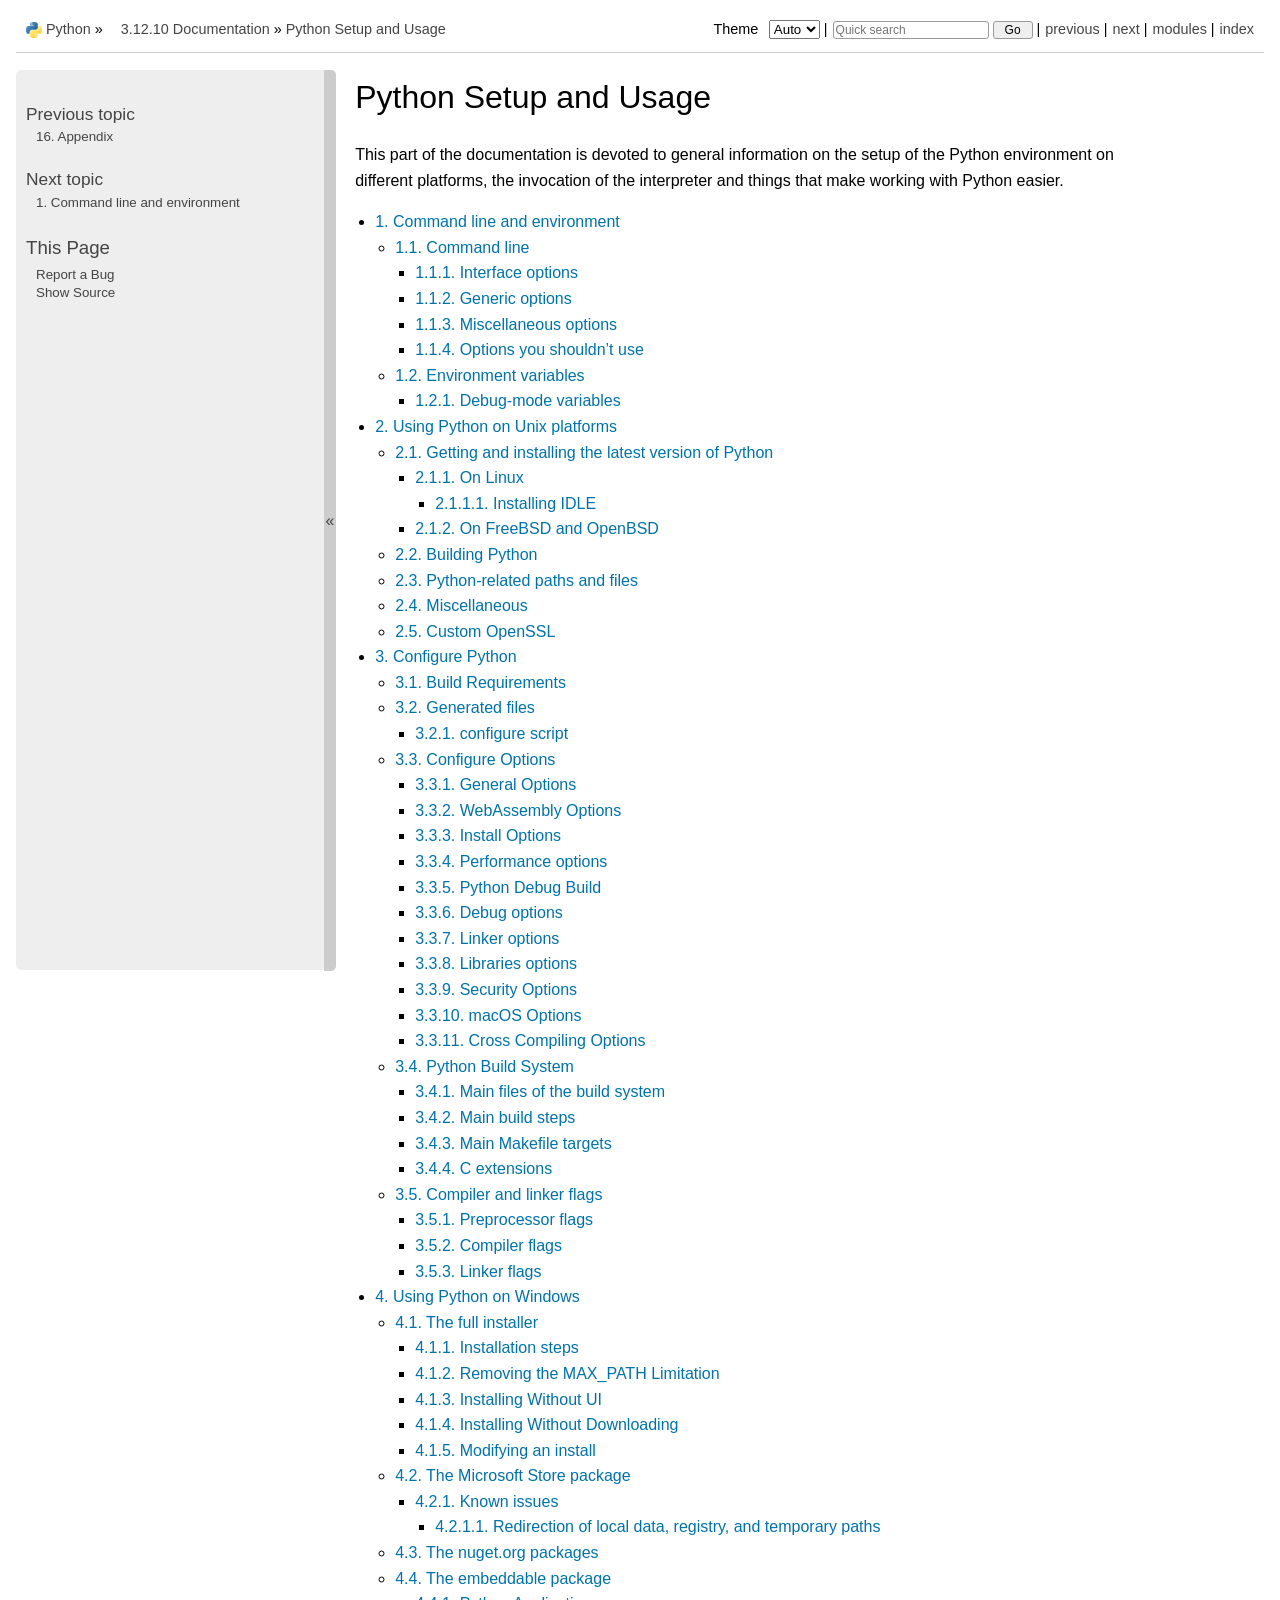
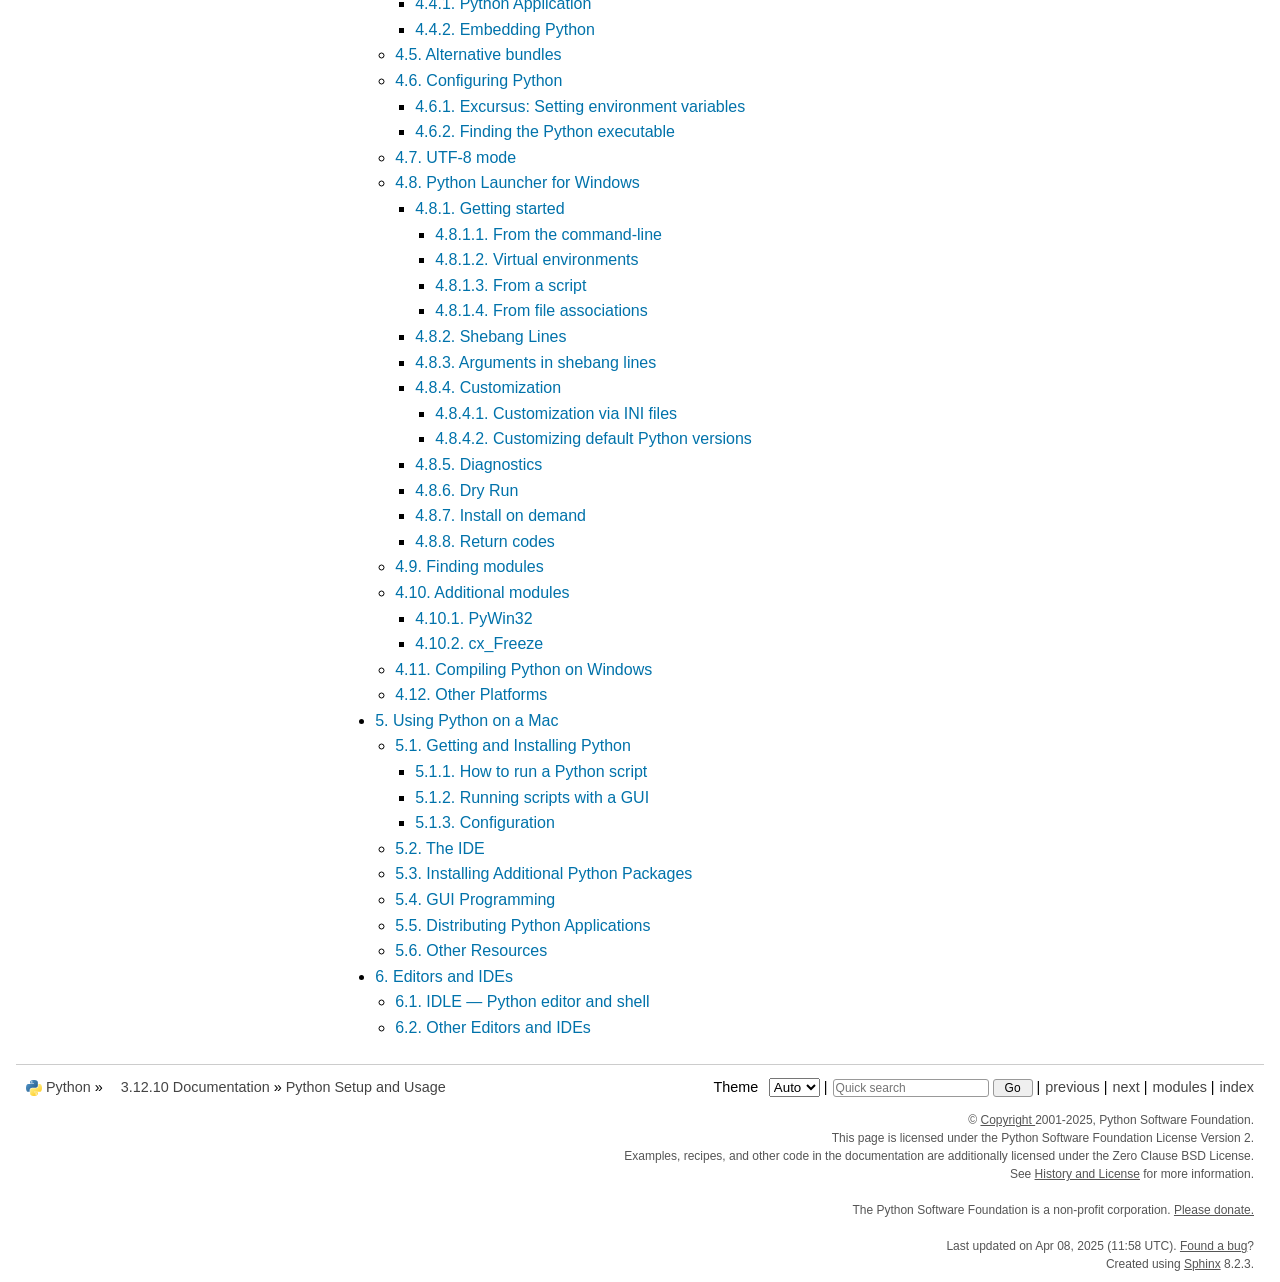
<file: Doc/html/using/index.html>
<!DOCTYPE html>

<html lang="en" data-content_root="../">
  <head>
    <meta charset="utf-8" />
    <meta name="viewport" content="width=device-width, initial-scale=1.0" /><meta name="viewport" content="width=device-width, initial-scale=1" />
<meta property="og:title" content="Python Setup and Usage" />
<meta property="og:type" content="website" />
<meta property="og:url" content="https://docs.python.org/3/using/index.html" />
<meta property="og:site_name" content="Python documentation" />
<meta property="og:description" content="This part of the documentation is devoted to general information on the setup of the Python environment on different platforms, the invocation of the interpreter and things that make working with P..." />
<meta property="og:image" content="https://docs.python.org/3/_static/og-image.png" />
<meta property="og:image:alt" content="Python documentation" />
<meta name="description" content="This part of the documentation is devoted to general information on the setup of the Python environment on different platforms, the invocation of the interpreter and things that make working with P..." />
<meta property="og:image:width" content="200">
<meta property="og:image:height" content="200">
<meta name="theme-color" content="#3776ab">

    <title>Python Setup and Usage &#8212; Python 3.12.10 documentation</title><meta name="viewport" content="width=device-width, initial-scale=1.0">
    
    <link rel="stylesheet" type="text/css" href="../_static/pygments.css?v=b86133f3" />
    <link rel="stylesheet" type="text/css" href="../_static/pydoctheme.css?v=23252803" />
    <link id="pygments_dark_css" media="(prefers-color-scheme: dark)" rel="stylesheet" type="text/css" href="../_static/pygments_dark.css?v=5349f25f" />
    
    <script src="../_static/documentation_options.js?v=e5e5df70"></script>
    <script src="../_static/doctools.js?v=9bcbadda"></script>
    <script src="../_static/sphinx_highlight.js?v=dc90522c"></script>
    
    <script src="../_static/sidebar.js"></script>
    
    <link rel="search" type="application/opensearchdescription+xml"
          title="Search within Python 3.12.10 documentation"
          href="../_static/opensearch.xml"/>
    <link rel="author" title="About these documents" href="../about.html" />
    <link rel="index" title="Index" href="../genindex.html" />
    <link rel="search" title="Search" href="../search.html" />
    <link rel="copyright" title="Copyright" href="../copyright.html" />
    <link rel="next" title="1. Command line and environment" href="cmdline.html" />
    <link rel="prev" title="16. Appendix" href="../tutorial/appendix.html" />
    
    <link rel="canonical" href="https://docs.python.org/3/using/index.html">
    
      
    

    
    <style>
      @media only screen {
        table.full-width-table {
            width: 100%;
        }
      }
    </style>
<link rel="stylesheet" href="../_static/pydoctheme_dark.css" media="(prefers-color-scheme: dark)" id="pydoctheme_dark_css">
    <link rel="shortcut icon" type="image/png" href="../_static/py.svg" />
            <script type="text/javascript" src="../_static/copybutton.js"></script>
            <script type="text/javascript" src="../_static/menu.js"></script>
            <script type="text/javascript" src="../_static/search-focus.js"></script>
            <script type="text/javascript" src="../_static/themetoggle.js"></script> 
            <script type="text/javascript" src="../_static/rtd_switcher.js"></script>
            <meta name="readthedocs-addons-api-version" content="1">

  </head>
<body>
<div class="mobile-nav">
    <input type="checkbox" id="menuToggler" class="toggler__input" aria-controls="navigation"
           aria-pressed="false" aria-expanded="false" role="button" aria-label="Menu" />
    <nav class="nav-content" role="navigation">
        <label for="menuToggler" class="toggler__label">
            <span></span>
        </label>
        <span class="nav-items-wrapper">
            <a href="https://www.python.org/" class="nav-logo">
                <img src="../_static/py.svg" alt="Python logo"/>
            </a>
            <span class="version_switcher_placeholder"></span>
            <form role="search" class="search" action="../search.html" method="get">
                <svg xmlns="http://www.w3.org/2000/svg" width="20" height="20" viewBox="0 0 24 24" class="search-icon">
                    <path fill-rule="nonzero" fill="currentColor" d="M15.5 14h-.79l-.28-.27a6.5 6.5 0 001.48-5.34c-.47-2.78-2.79-5-5.59-5.34a6.505 6.505 0 00-7.27 7.27c.34 2.8 2.56 5.12 5.34 5.59a6.5 6.5 0 005.34-1.48l.27.28v.79l4.25 4.25c.41.41 1.08.41 1.49 0 .41-.41.41-1.08 0-1.49L15.5 14zm-6 0C7.01 14 5 11.99 5 9.5S7.01 5 9.5 5 14 7.01 14 9.5 11.99 14 9.5 14z"></path>
                </svg>
                <input placeholder="Quick search" aria-label="Quick search" type="search" name="q" />
                <input type="submit" value="Go"/>
            </form>
        </span>
    </nav>
    <div class="menu-wrapper">
        <nav class="menu" role="navigation" aria-label="main navigation">
            <div class="language_switcher_placeholder"></div>
            
<label class="theme-selector-label">
    Theme
    <select class="theme-selector" oninput="activateTheme(this.value)">
        <option value="auto" selected>Auto</option>
        <option value="light">Light</option>
        <option value="dark">Dark</option>
    </select>
</label>
  <div>
    <h4>Previous topic</h4>
    <p class="topless"><a href="../tutorial/appendix.html"
                          title="previous chapter"><span class="section-number">16. </span>Appendix</a></p>
  </div>
  <div>
    <h4>Next topic</h4>
    <p class="topless"><a href="cmdline.html"
                          title="next chapter"><span class="section-number">1. </span>Command line and environment</a></p>
  </div>
  <div role="note" aria-label="source link">
    <h3>This Page</h3>
    <ul class="this-page-menu">
      <li><a href="../bugs.html">Report a Bug</a></li>
      <li>
        <a href="https://github.com/python/cpython/blob/main/Doc/using/index.rst"
            rel="nofollow">Show Source
        </a>
      </li>
    </ul>
  </div>
        </nav>
    </div>
</div>

  
    <div class="related" role="navigation" aria-label="Related">
      <h3>Navigation</h3>
      <ul>
        <li class="right" style="margin-right: 10px">
          <a href="../genindex.html" title="General Index"
             accesskey="I">index</a></li>
        <li class="right" >
          <a href="../py-modindex.html" title="Python Module Index"
             >modules</a> |</li>
        <li class="right" >
          <a href="cmdline.html" title="1. Command line and environment"
             accesskey="N">next</a> |</li>
        <li class="right" >
          <a href="../tutorial/appendix.html" title="16. Appendix"
             accesskey="P">previous</a> |</li>

          <li><img src="../_static/py.svg" alt="Python logo" style="vertical-align: middle; margin-top: -1px"/></li>
          <li><a href="https://www.python.org/">Python</a> &#187;</li>
          <li class="switchers">
            <div class="language_switcher_placeholder"></div>
            <div class="version_switcher_placeholder"></div>
          </li>
          <li>
              
          </li>
    <li id="cpython-language-and-version">
      <a href="../index.html">3.12.10 Documentation</a> &#187;
    </li>

        <li class="nav-item nav-item-this"><a href="">Python Setup and Usage</a></li>
                <li class="right">
                    

    <div class="inline-search" role="search">
        <form class="inline-search" action="../search.html" method="get">
          <input placeholder="Quick search" aria-label="Quick search" type="search" name="q" id="search-box" />
          <input type="submit" value="Go" />
        </form>
    </div>
                     |
                </li>
            <li class="right">
<label class="theme-selector-label">
    Theme
    <select class="theme-selector" oninput="activateTheme(this.value)">
        <option value="auto" selected>Auto</option>
        <option value="light">Light</option>
        <option value="dark">Dark</option>
    </select>
</label> |</li>
            
      </ul>
    </div>    

    <div class="document">
      <div class="documentwrapper">
        <div class="bodywrapper">
          <div class="body" role="main">
            
  <section id="python-setup-and-usage">
<span id="using-index"></span><h1>Python Setup and Usage<a class="headerlink" href="#python-setup-and-usage" title="Link to this heading">¶</a></h1>
<p>This part of the documentation is devoted to general information on the setup
of the Python environment on different platforms, the invocation of the
interpreter and things that make working with Python easier.</p>
<div class="toctree-wrapper compound">
<ul>
<li class="toctree-l1"><a class="reference internal" href="cmdline.html">1. Command line and environment</a><ul>
<li class="toctree-l2"><a class="reference internal" href="cmdline.html#command-line">1.1. Command line</a><ul>
<li class="toctree-l3"><a class="reference internal" href="cmdline.html#interface-options">1.1.1. Interface options</a></li>
<li class="toctree-l3"><a class="reference internal" href="cmdline.html#generic-options">1.1.2. Generic options</a></li>
<li class="toctree-l3"><a class="reference internal" href="cmdline.html#miscellaneous-options">1.1.3. Miscellaneous options</a></li>
<li class="toctree-l3"><a class="reference internal" href="cmdline.html#options-you-shouldn-t-use">1.1.4. Options you shouldn’t use</a></li>
</ul>
</li>
<li class="toctree-l2"><a class="reference internal" href="cmdline.html#environment-variables">1.2. Environment variables</a><ul>
<li class="toctree-l3"><a class="reference internal" href="cmdline.html#debug-mode-variables">1.2.1. Debug-mode variables</a></li>
</ul>
</li>
</ul>
</li>
<li class="toctree-l1"><a class="reference internal" href="unix.html">2. Using Python on Unix platforms</a><ul>
<li class="toctree-l2"><a class="reference internal" href="unix.html#getting-and-installing-the-latest-version-of-python">2.1. Getting and installing the latest version of Python</a><ul>
<li class="toctree-l3"><a class="reference internal" href="unix.html#on-linux">2.1.1. On Linux</a><ul>
<li class="toctree-l4"><a class="reference internal" href="unix.html#installing-idle">2.1.1.1. Installing IDLE</a></li>
</ul>
</li>
<li class="toctree-l3"><a class="reference internal" href="unix.html#on-freebsd-and-openbsd">2.1.2. On FreeBSD and OpenBSD</a></li>
</ul>
</li>
<li class="toctree-l2"><a class="reference internal" href="unix.html#building-python">2.2. Building Python</a></li>
<li class="toctree-l2"><a class="reference internal" href="unix.html#python-related-paths-and-files">2.3. Python-related paths and files</a></li>
<li class="toctree-l2"><a class="reference internal" href="unix.html#miscellaneous">2.4. Miscellaneous</a></li>
<li class="toctree-l2"><a class="reference internal" href="unix.html#custom-openssl">2.5. Custom OpenSSL</a></li>
</ul>
</li>
<li class="toctree-l1"><a class="reference internal" href="configure.html">3. Configure Python</a><ul>
<li class="toctree-l2"><a class="reference internal" href="configure.html#build-requirements">3.1. Build Requirements</a></li>
<li class="toctree-l2"><a class="reference internal" href="configure.html#generated-files">3.2. Generated files</a><ul>
<li class="toctree-l3"><a class="reference internal" href="configure.html#configure-script">3.2.1. configure script</a></li>
</ul>
</li>
<li class="toctree-l2"><a class="reference internal" href="configure.html#configure-options">3.3. Configure Options</a><ul>
<li class="toctree-l3"><a class="reference internal" href="configure.html#general-options">3.3.1. General Options</a></li>
<li class="toctree-l3"><a class="reference internal" href="configure.html#webassembly-options">3.3.2. WebAssembly Options</a></li>
<li class="toctree-l3"><a class="reference internal" href="configure.html#install-options">3.3.3. Install Options</a></li>
<li class="toctree-l3"><a class="reference internal" href="configure.html#performance-options">3.3.4. Performance options</a></li>
<li class="toctree-l3"><a class="reference internal" href="configure.html#python-debug-build">3.3.5. Python Debug Build</a></li>
<li class="toctree-l3"><a class="reference internal" href="configure.html#debug-options">3.3.6. Debug options</a></li>
<li class="toctree-l3"><a class="reference internal" href="configure.html#linker-options">3.3.7. Linker options</a></li>
<li class="toctree-l3"><a class="reference internal" href="configure.html#libraries-options">3.3.8. Libraries options</a></li>
<li class="toctree-l3"><a class="reference internal" href="configure.html#security-options">3.3.9. Security Options</a></li>
<li class="toctree-l3"><a class="reference internal" href="configure.html#macos-options">3.3.10. macOS Options</a></li>
<li class="toctree-l3"><a class="reference internal" href="configure.html#cross-compiling-options">3.3.11. Cross Compiling Options</a></li>
</ul>
</li>
<li class="toctree-l2"><a class="reference internal" href="configure.html#python-build-system">3.4. Python Build System</a><ul>
<li class="toctree-l3"><a class="reference internal" href="configure.html#main-files-of-the-build-system">3.4.1. Main files of the build system</a></li>
<li class="toctree-l3"><a class="reference internal" href="configure.html#main-build-steps">3.4.2. Main build steps</a></li>
<li class="toctree-l3"><a class="reference internal" href="configure.html#main-makefile-targets">3.4.3. Main Makefile targets</a></li>
<li class="toctree-l3"><a class="reference internal" href="configure.html#c-extensions">3.4.4. C extensions</a></li>
</ul>
</li>
<li class="toctree-l2"><a class="reference internal" href="configure.html#compiler-and-linker-flags">3.5. Compiler and linker flags</a><ul>
<li class="toctree-l3"><a class="reference internal" href="configure.html#preprocessor-flags">3.5.1. Preprocessor flags</a></li>
<li class="toctree-l3"><a class="reference internal" href="configure.html#compiler-flags">3.5.2. Compiler flags</a></li>
<li class="toctree-l3"><a class="reference internal" href="configure.html#linker-flags">3.5.3. Linker flags</a></li>
</ul>
</li>
</ul>
</li>
<li class="toctree-l1"><a class="reference internal" href="windows.html">4. Using Python on Windows</a><ul>
<li class="toctree-l2"><a class="reference internal" href="windows.html#the-full-installer">4.1. The full installer</a><ul>
<li class="toctree-l3"><a class="reference internal" href="windows.html#installation-steps">4.1.1. Installation steps</a></li>
<li class="toctree-l3"><a class="reference internal" href="windows.html#removing-the-max-path-limitation">4.1.2. Removing the MAX_PATH Limitation</a></li>
<li class="toctree-l3"><a class="reference internal" href="windows.html#installing-without-ui">4.1.3. Installing Without UI</a></li>
<li class="toctree-l3"><a class="reference internal" href="windows.html#installing-without-downloading">4.1.4. Installing Without Downloading</a></li>
<li class="toctree-l3"><a class="reference internal" href="windows.html#modifying-an-install">4.1.5. Modifying an install</a></li>
</ul>
</li>
<li class="toctree-l2"><a class="reference internal" href="windows.html#the-microsoft-store-package">4.2. The Microsoft Store package</a><ul>
<li class="toctree-l3"><a class="reference internal" href="windows.html#known-issues">4.2.1. Known issues</a><ul>
<li class="toctree-l4"><a class="reference internal" href="windows.html#redirection-of-local-data-registry-and-temporary-paths">4.2.1.1. Redirection of local data, registry, and temporary paths</a></li>
</ul>
</li>
</ul>
</li>
<li class="toctree-l2"><a class="reference internal" href="windows.html#the-nuget-org-packages">4.3. The nuget.org packages</a></li>
<li class="toctree-l2"><a class="reference internal" href="windows.html#the-embeddable-package">4.4. The embeddable package</a><ul>
<li class="toctree-l3"><a class="reference internal" href="windows.html#python-application">4.4.1. Python Application</a></li>
<li class="toctree-l3"><a class="reference internal" href="windows.html#embedding-python">4.4.2. Embedding Python</a></li>
</ul>
</li>
<li class="toctree-l2"><a class="reference internal" href="windows.html#alternative-bundles">4.5. Alternative bundles</a></li>
<li class="toctree-l2"><a class="reference internal" href="windows.html#configuring-python">4.6. Configuring Python</a><ul>
<li class="toctree-l3"><a class="reference internal" href="windows.html#excursus-setting-environment-variables">4.6.1. Excursus: Setting environment variables</a></li>
<li class="toctree-l3"><a class="reference internal" href="windows.html#finding-the-python-executable">4.6.2. Finding the Python executable</a></li>
</ul>
</li>
<li class="toctree-l2"><a class="reference internal" href="windows.html#utf-8-mode">4.7. UTF-8 mode</a></li>
<li class="toctree-l2"><a class="reference internal" href="windows.html#python-launcher-for-windows">4.8. Python Launcher for Windows</a><ul>
<li class="toctree-l3"><a class="reference internal" href="windows.html#getting-started">4.8.1. Getting started</a><ul>
<li class="toctree-l4"><a class="reference internal" href="windows.html#from-the-command-line">4.8.1.1. From the command-line</a></li>
<li class="toctree-l4"><a class="reference internal" href="windows.html#virtual-environments">4.8.1.2. Virtual environments</a></li>
<li class="toctree-l4"><a class="reference internal" href="windows.html#from-a-script">4.8.1.3. From a script</a></li>
<li class="toctree-l4"><a class="reference internal" href="windows.html#from-file-associations">4.8.1.4. From file associations</a></li>
</ul>
</li>
<li class="toctree-l3"><a class="reference internal" href="windows.html#shebang-lines">4.8.2. Shebang Lines</a></li>
<li class="toctree-l3"><a class="reference internal" href="windows.html#arguments-in-shebang-lines">4.8.3. Arguments in shebang lines</a></li>
<li class="toctree-l3"><a class="reference internal" href="windows.html#customization">4.8.4. Customization</a><ul>
<li class="toctree-l4"><a class="reference internal" href="windows.html#customization-via-ini-files">4.8.4.1. Customization via INI files</a></li>
<li class="toctree-l4"><a class="reference internal" href="windows.html#customizing-default-python-versions">4.8.4.2. Customizing default Python versions</a></li>
</ul>
</li>
<li class="toctree-l3"><a class="reference internal" href="windows.html#diagnostics">4.8.5. Diagnostics</a></li>
<li class="toctree-l3"><a class="reference internal" href="windows.html#dry-run">4.8.6. Dry Run</a></li>
<li class="toctree-l3"><a class="reference internal" href="windows.html#install-on-demand">4.8.7. Install on demand</a></li>
<li class="toctree-l3"><a class="reference internal" href="windows.html#return-codes">4.8.8. Return codes</a></li>
</ul>
</li>
<li class="toctree-l2"><a class="reference internal" href="windows.html#finding-modules">4.9. Finding modules</a></li>
<li class="toctree-l2"><a class="reference internal" href="windows.html#additional-modules">4.10. Additional modules</a><ul>
<li class="toctree-l3"><a class="reference internal" href="windows.html#pywin32">4.10.1. PyWin32</a></li>
<li class="toctree-l3"><a class="reference internal" href="windows.html#cx-freeze">4.10.2. cx_Freeze</a></li>
</ul>
</li>
<li class="toctree-l2"><a class="reference internal" href="windows.html#compiling-python-on-windows">4.11. Compiling Python on Windows</a></li>
<li class="toctree-l2"><a class="reference internal" href="windows.html#other-platforms">4.12. Other Platforms</a></li>
</ul>
</li>
<li class="toctree-l1"><a class="reference internal" href="mac.html">5. Using Python on a Mac</a><ul>
<li class="toctree-l2"><a class="reference internal" href="mac.html#getting-and-installing-python">5.1. Getting and Installing Python</a><ul>
<li class="toctree-l3"><a class="reference internal" href="mac.html#how-to-run-a-python-script">5.1.1. How to run a Python script</a></li>
<li class="toctree-l3"><a class="reference internal" href="mac.html#running-scripts-with-a-gui">5.1.2. Running scripts with a GUI</a></li>
<li class="toctree-l3"><a class="reference internal" href="mac.html#configuration">5.1.3. Configuration</a></li>
</ul>
</li>
<li class="toctree-l2"><a class="reference internal" href="mac.html#the-ide">5.2. The IDE</a></li>
<li class="toctree-l2"><a class="reference internal" href="mac.html#installing-additional-python-packages">5.3. Installing Additional Python Packages</a></li>
<li class="toctree-l2"><a class="reference internal" href="mac.html#gui-programming">5.4. GUI Programming</a></li>
<li class="toctree-l2"><a class="reference internal" href="mac.html#distributing-python-applications">5.5. Distributing Python Applications</a></li>
<li class="toctree-l2"><a class="reference internal" href="mac.html#other-resources">5.6. Other Resources</a></li>
</ul>
</li>
<li class="toctree-l1"><a class="reference internal" href="editors.html">6. Editors and IDEs</a><ul>
<li class="toctree-l2"><a class="reference internal" href="editors.html#idle-python-editor-and-shell">6.1. IDLE — Python editor and shell</a></li>
<li class="toctree-l2"><a class="reference internal" href="editors.html#other-editors-and-ides">6.2. Other Editors and IDEs</a></li>
</ul>
</li>
</ul>
</div>
</section>


            <div class="clearer"></div>
          </div>
        </div>
      </div>
      <div class="sphinxsidebar" role="navigation" aria-label="Main">
        <div class="sphinxsidebarwrapper">
  <div>
    <h4>Previous topic</h4>
    <p class="topless"><a href="../tutorial/appendix.html"
                          title="previous chapter"><span class="section-number">16. </span>Appendix</a></p>
  </div>
  <div>
    <h4>Next topic</h4>
    <p class="topless"><a href="cmdline.html"
                          title="next chapter"><span class="section-number">1. </span>Command line and environment</a></p>
  </div>
  <div role="note" aria-label="source link">
    <h3>This Page</h3>
    <ul class="this-page-menu">
      <li><a href="../bugs.html">Report a Bug</a></li>
      <li>
        <a href="https://github.com/python/cpython/blob/main/Doc/using/index.rst"
            rel="nofollow">Show Source
        </a>
      </li>
    </ul>
  </div>
        </div>
<div id="sidebarbutton" title="Collapse sidebar">
<span>«</span>
</div>

      </div>
      <div class="clearer"></div>
    </div>  
    <div class="related" role="navigation" aria-label="Related">
      <h3>Navigation</h3>
      <ul>
        <li class="right" style="margin-right: 10px">
          <a href="../genindex.html" title="General Index"
             >index</a></li>
        <li class="right" >
          <a href="../py-modindex.html" title="Python Module Index"
             >modules</a> |</li>
        <li class="right" >
          <a href="cmdline.html" title="1. Command line and environment"
             >next</a> |</li>
        <li class="right" >
          <a href="../tutorial/appendix.html" title="16. Appendix"
             >previous</a> |</li>

          <li><img src="../_static/py.svg" alt="Python logo" style="vertical-align: middle; margin-top: -1px"/></li>
          <li><a href="https://www.python.org/">Python</a> &#187;</li>
          <li class="switchers">
            <div class="language_switcher_placeholder"></div>
            <div class="version_switcher_placeholder"></div>
          </li>
          <li>
              
          </li>
    <li id="cpython-language-and-version">
      <a href="../index.html">3.12.10 Documentation</a> &#187;
    </li>

        <li class="nav-item nav-item-this"><a href="">Python Setup and Usage</a></li>
                <li class="right">
                    

    <div class="inline-search" role="search">
        <form class="inline-search" action="../search.html" method="get">
          <input placeholder="Quick search" aria-label="Quick search" type="search" name="q" id="search-box" />
          <input type="submit" value="Go" />
        </form>
    </div>
                     |
                </li>
            <li class="right">
<label class="theme-selector-label">
    Theme
    <select class="theme-selector" oninput="activateTheme(this.value)">
        <option value="auto" selected>Auto</option>
        <option value="light">Light</option>
        <option value="dark">Dark</option>
    </select>
</label> |</li>
            
      </ul>
    </div>  
    <div class="footer">
    &copy; 
      <a href="../copyright.html">
    
    Copyright
    
      </a>
     2001-2025, Python Software Foundation.
    <br />
    This page is licensed under the Python Software Foundation License Version 2.
    <br />
    Examples, recipes, and other code in the documentation are additionally licensed under the Zero Clause BSD License.
    <br />
    
      See <a href="/license.html">History and License</a> for more information.<br />
    
    
    <br />

    The Python Software Foundation is a non-profit corporation.
<a href="https://www.python.org/psf/donations/">Please donate.</a>
<br />
    <br />
      Last updated on Apr 08, 2025 (11:58 UTC).
    
      <a href="/bugs.html">Found a bug</a>?
    
    <br />

    Created using <a href="https://www.sphinx-doc.org/">Sphinx</a> 8.2.3.
    </div>

  </body>
</html>
</file>
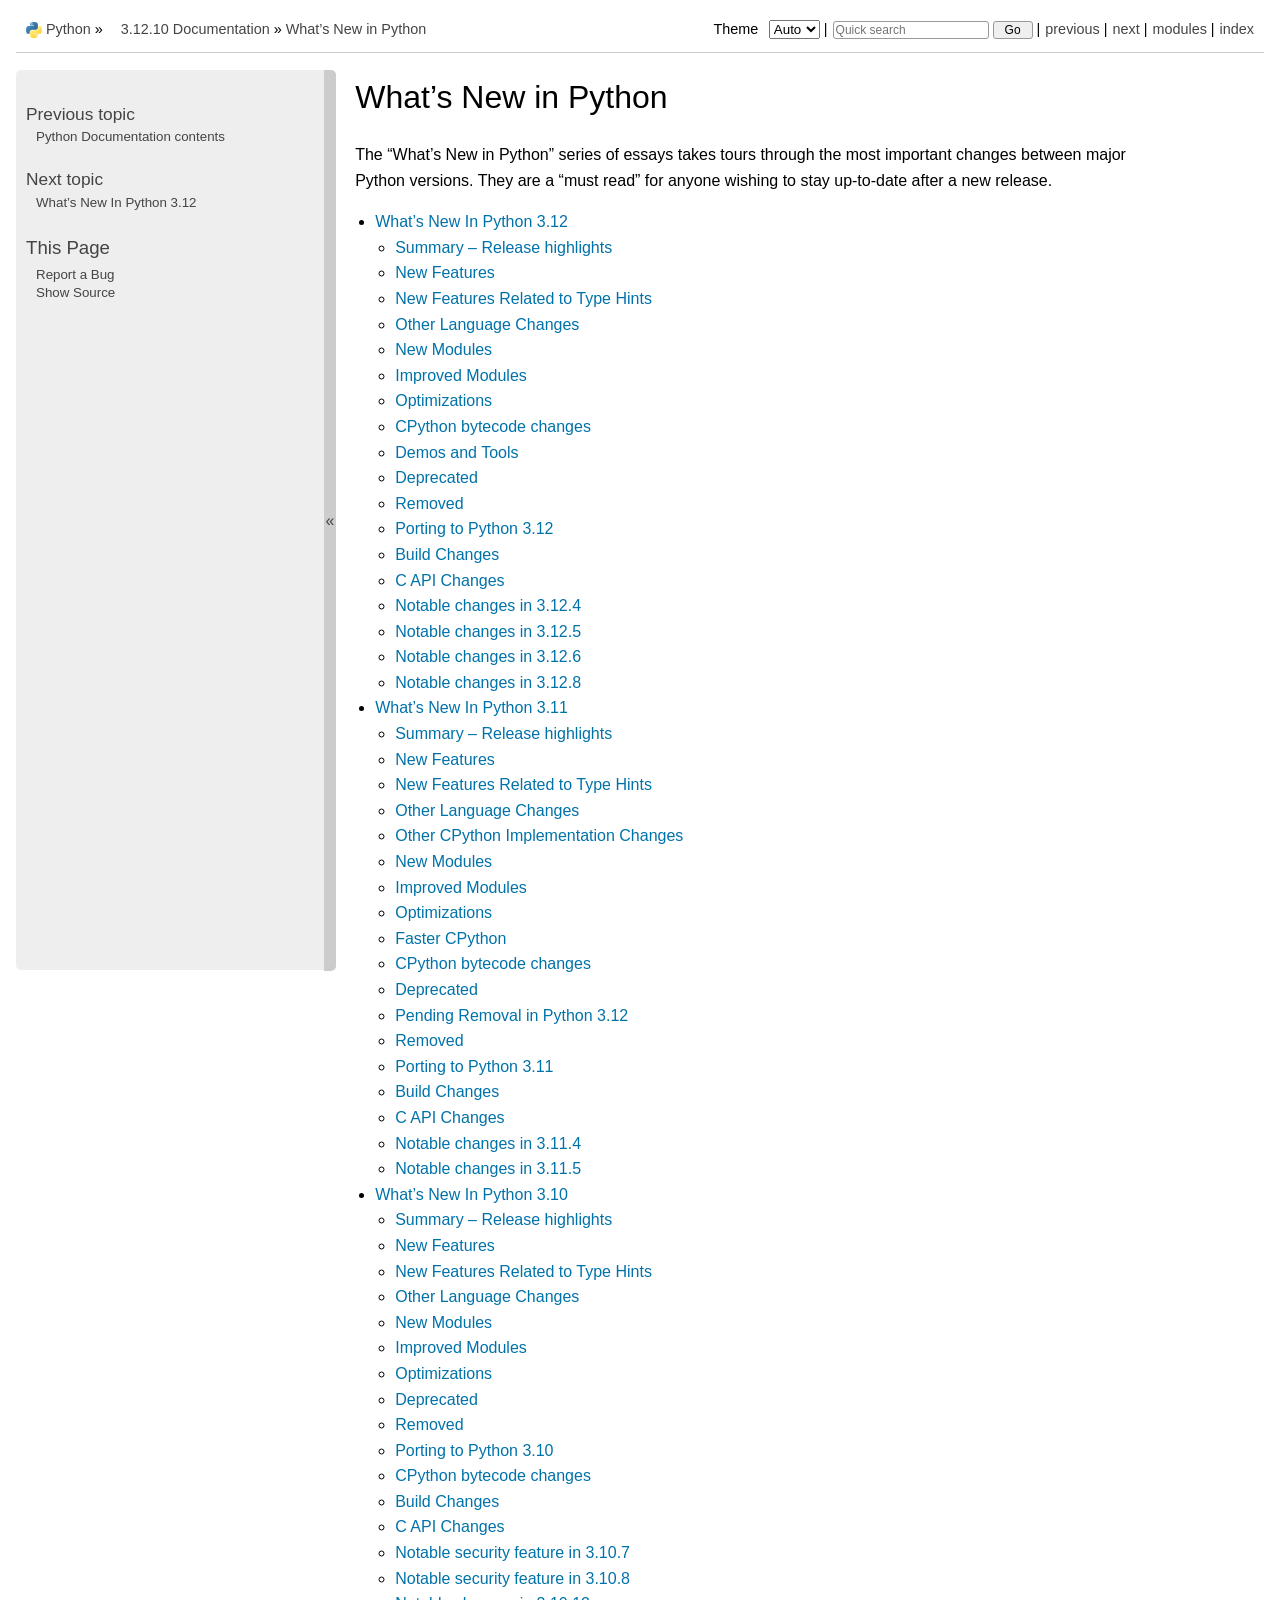
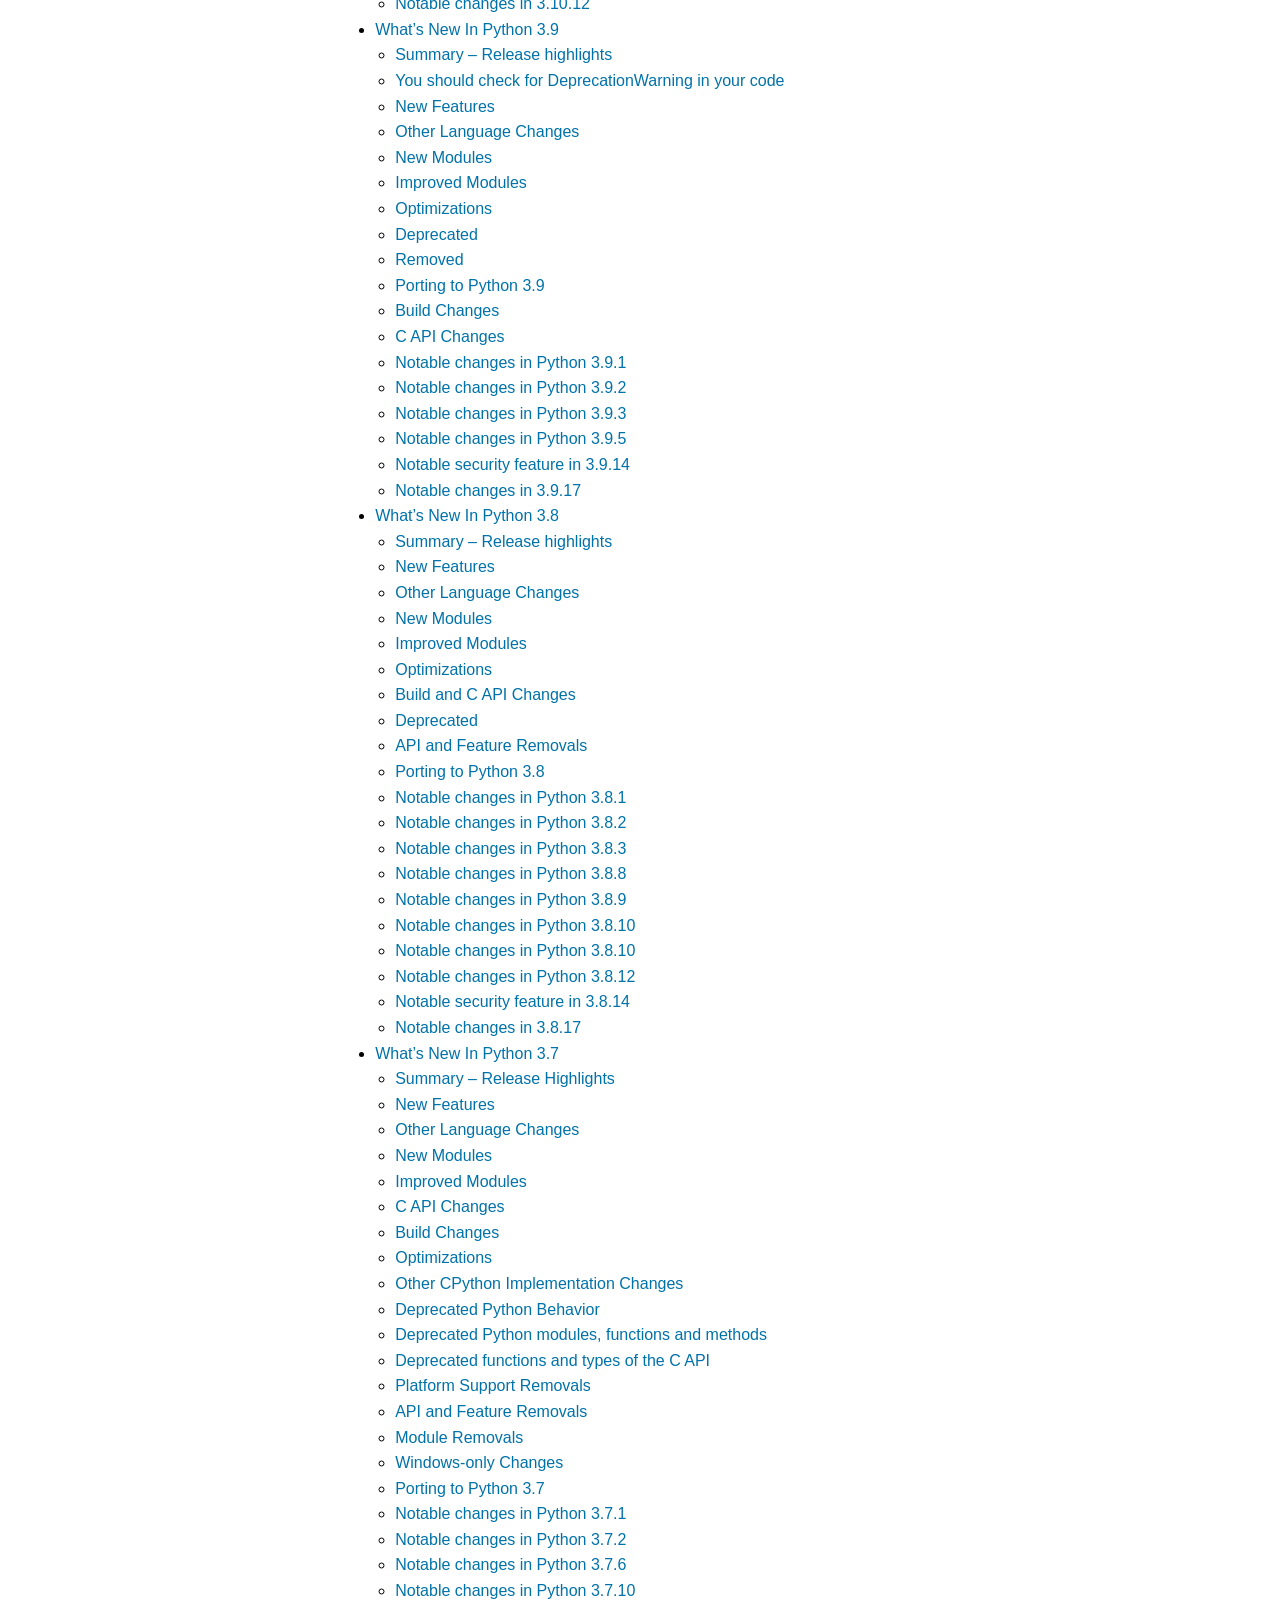
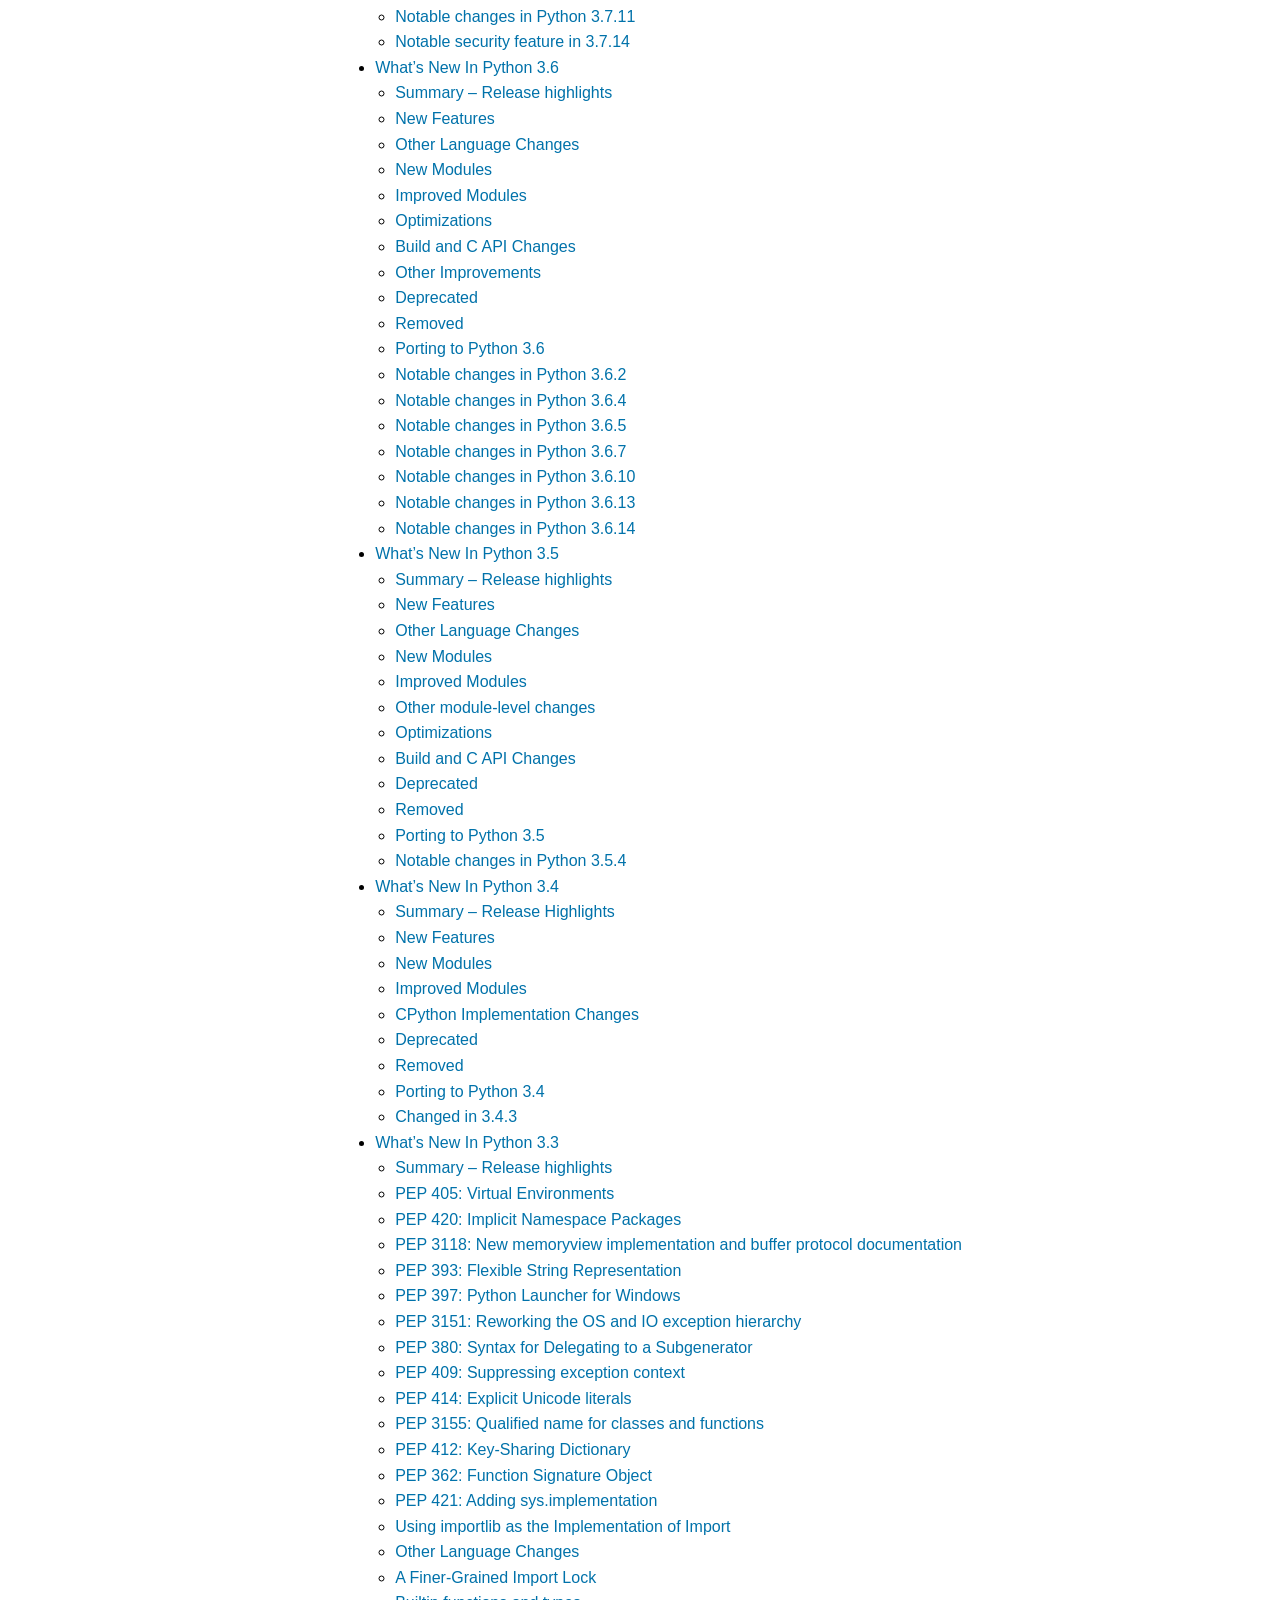
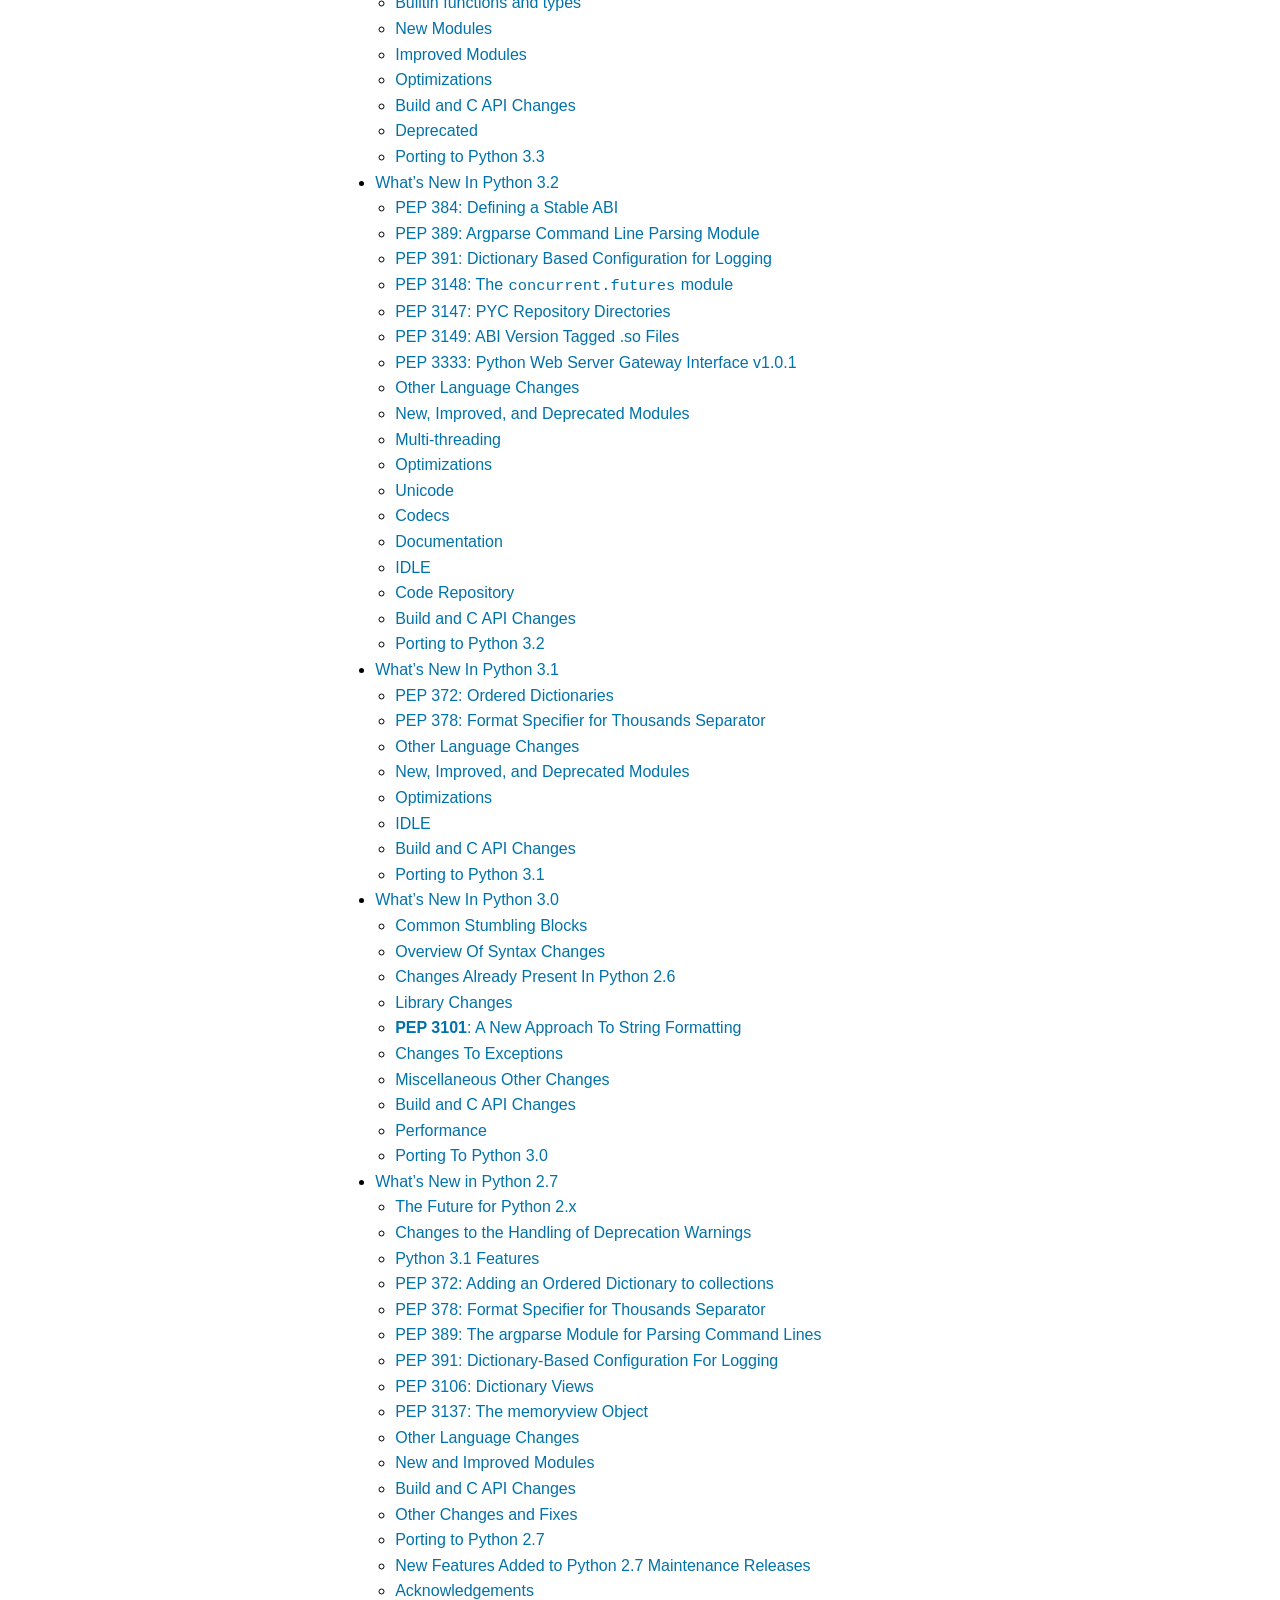
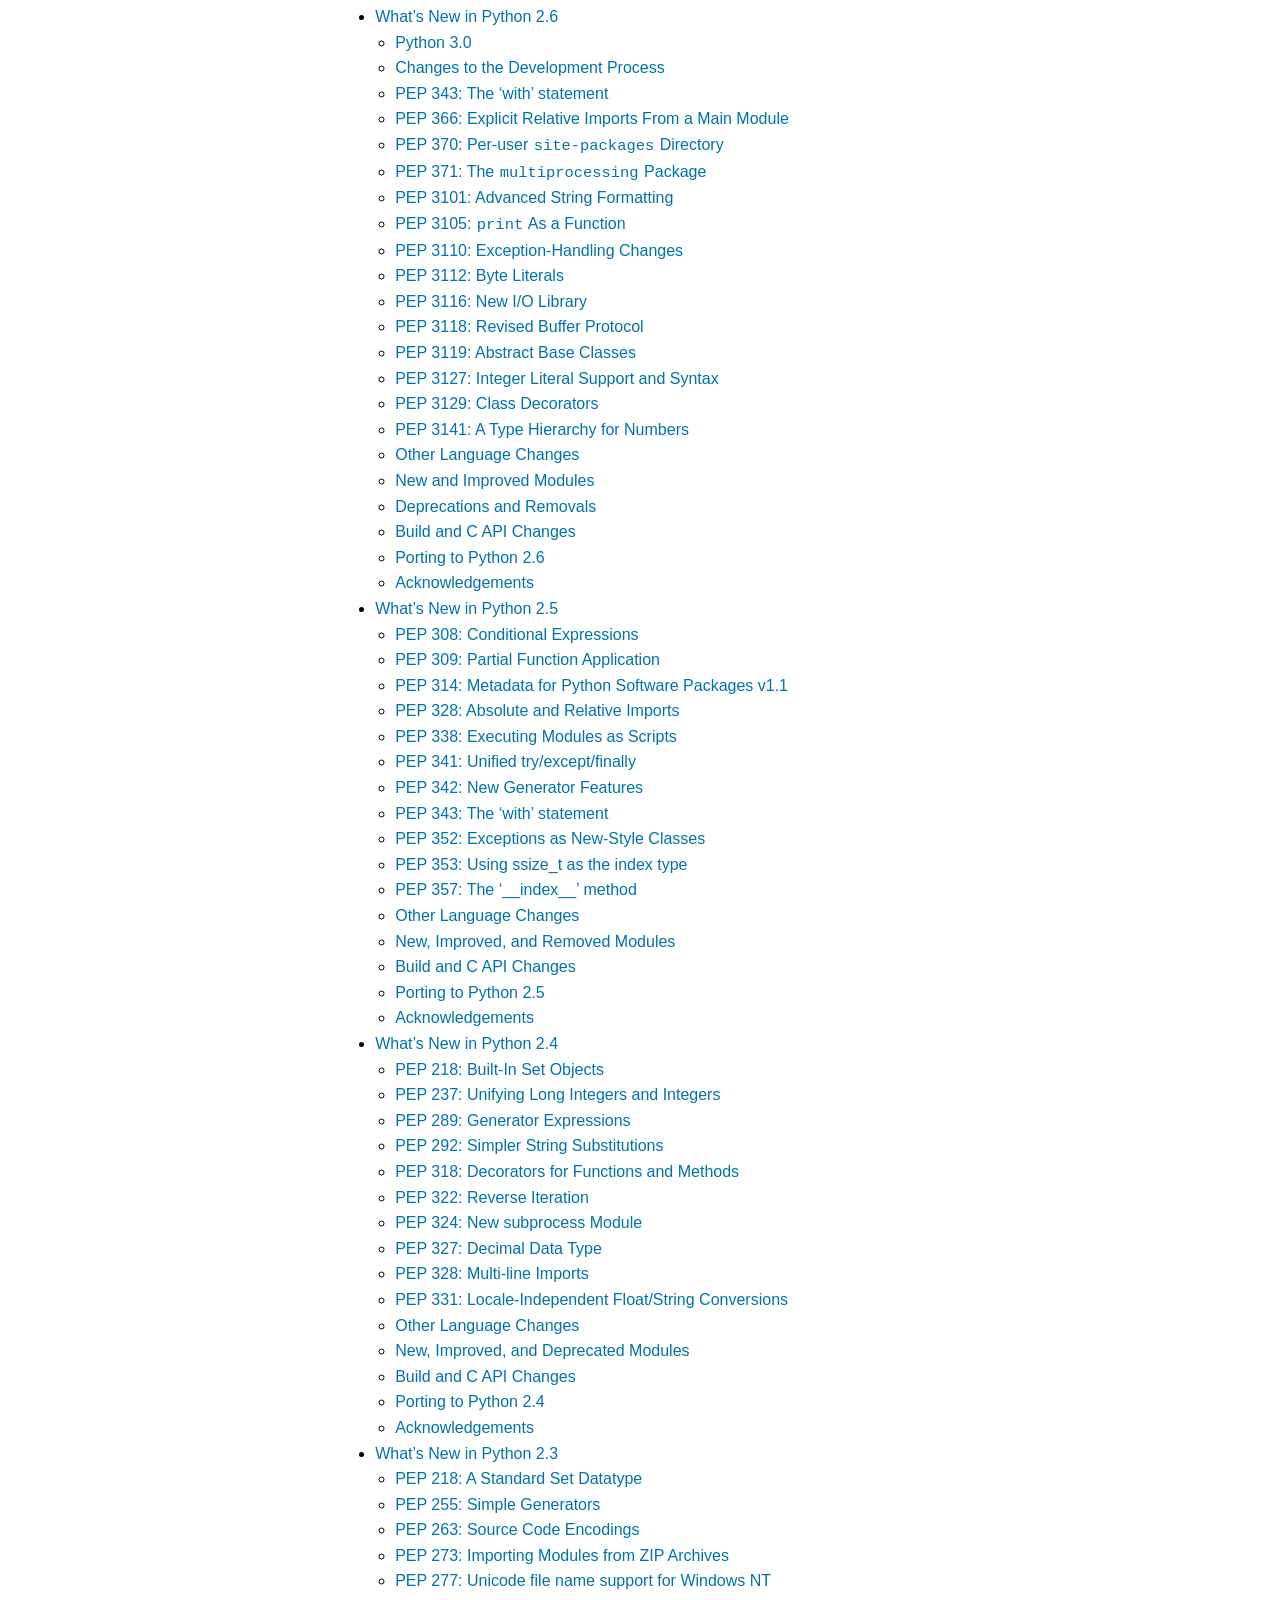
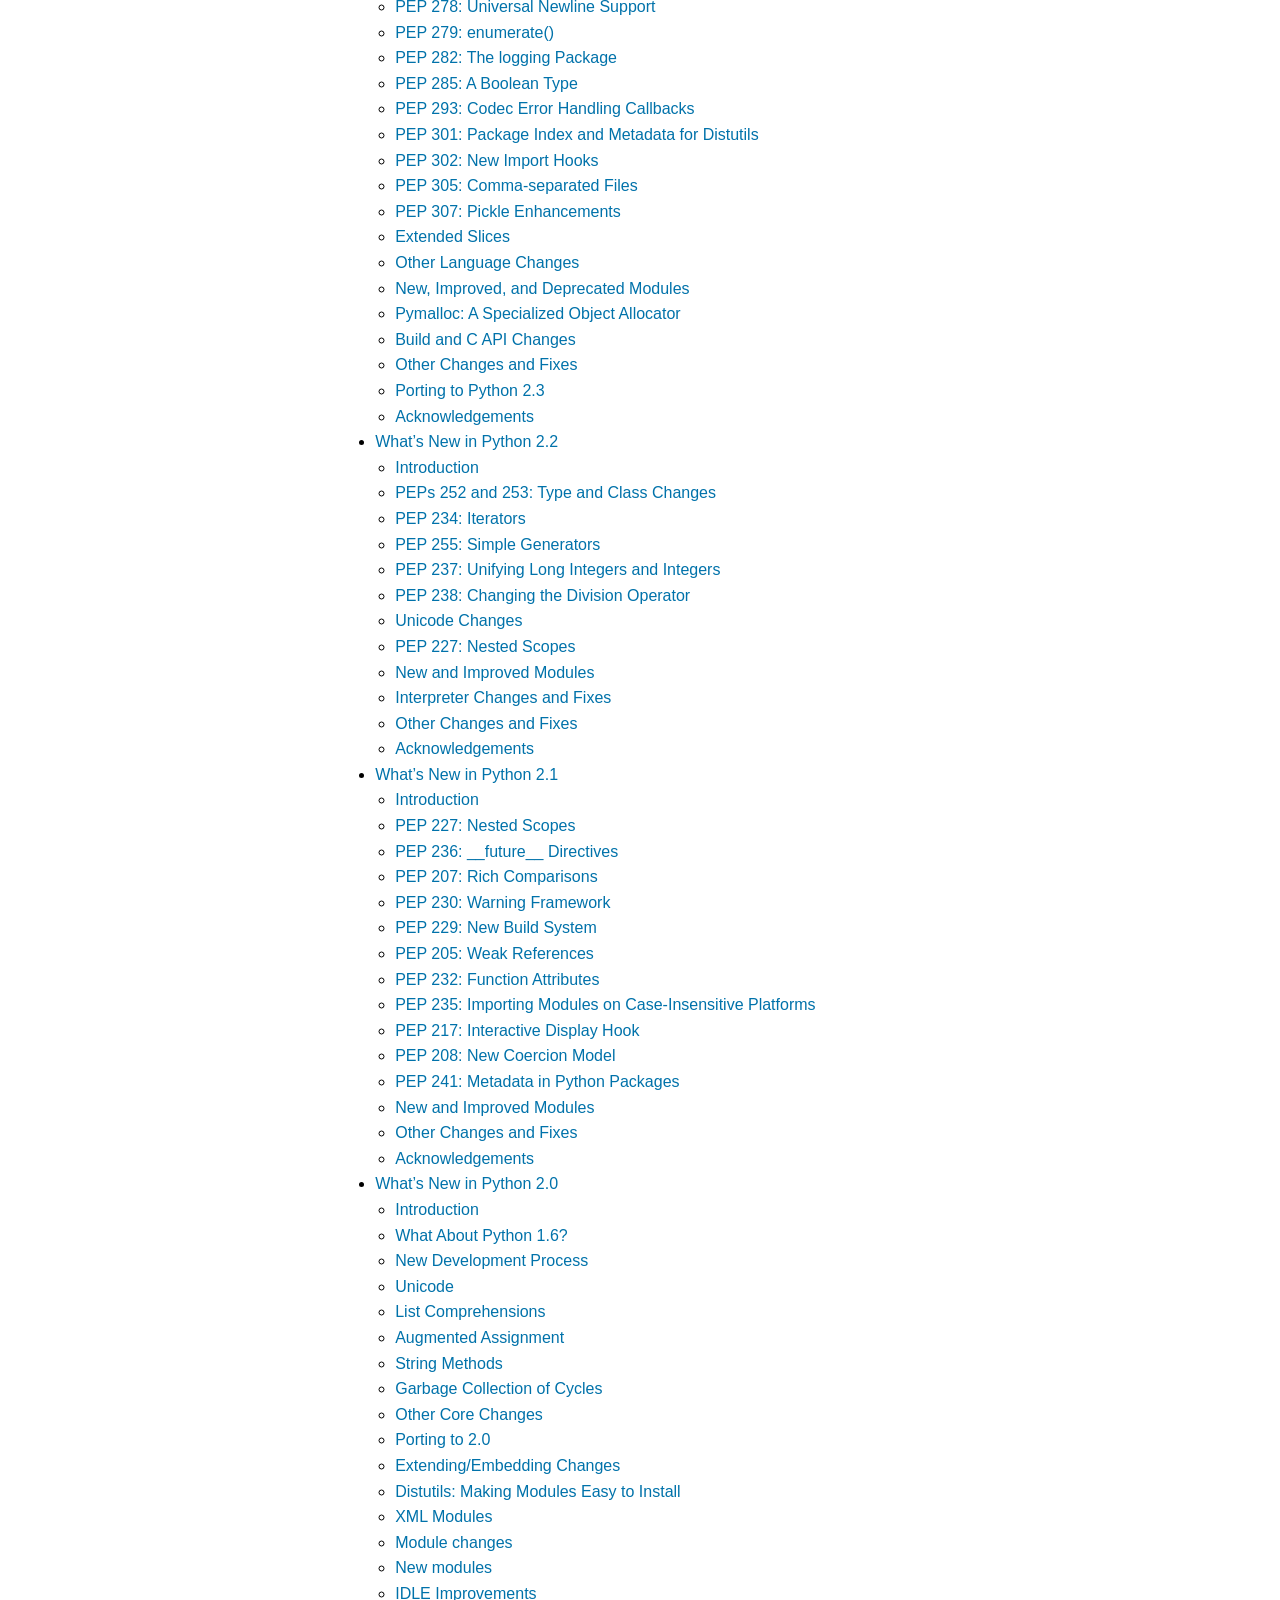
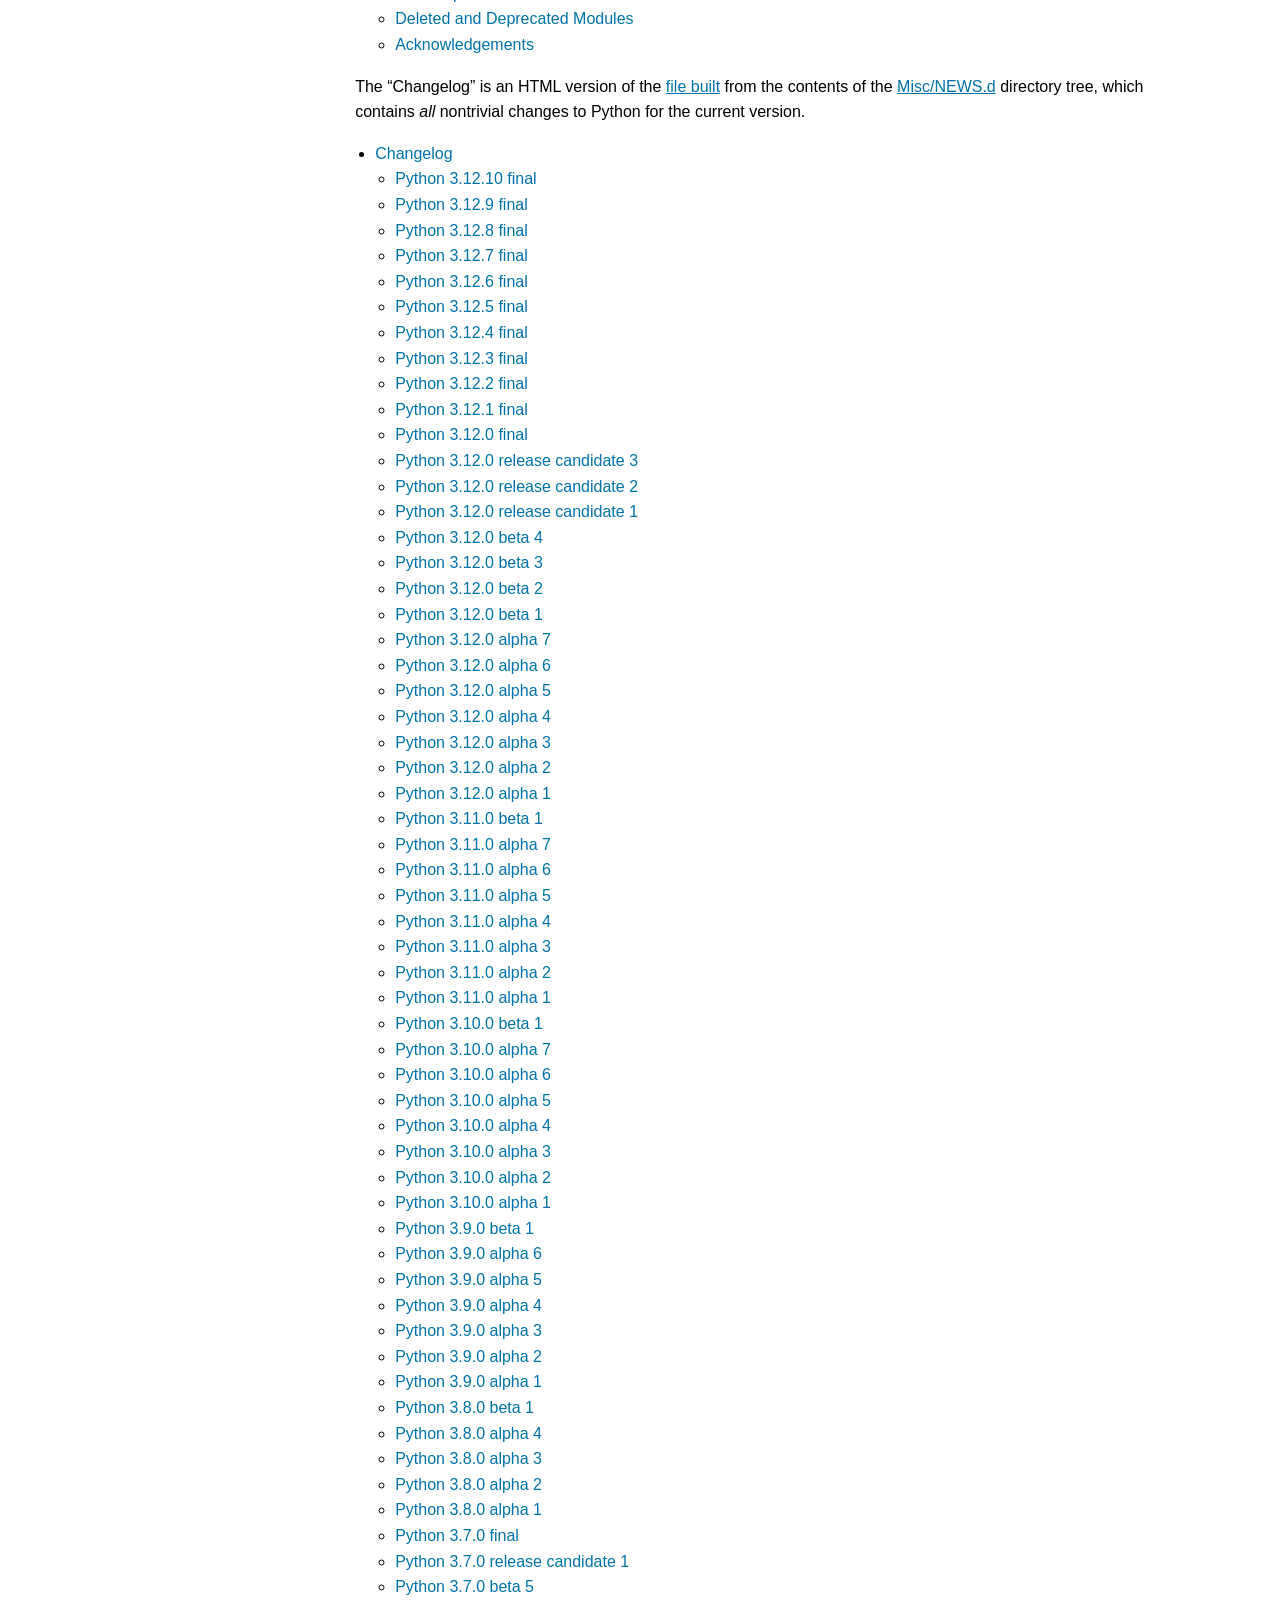
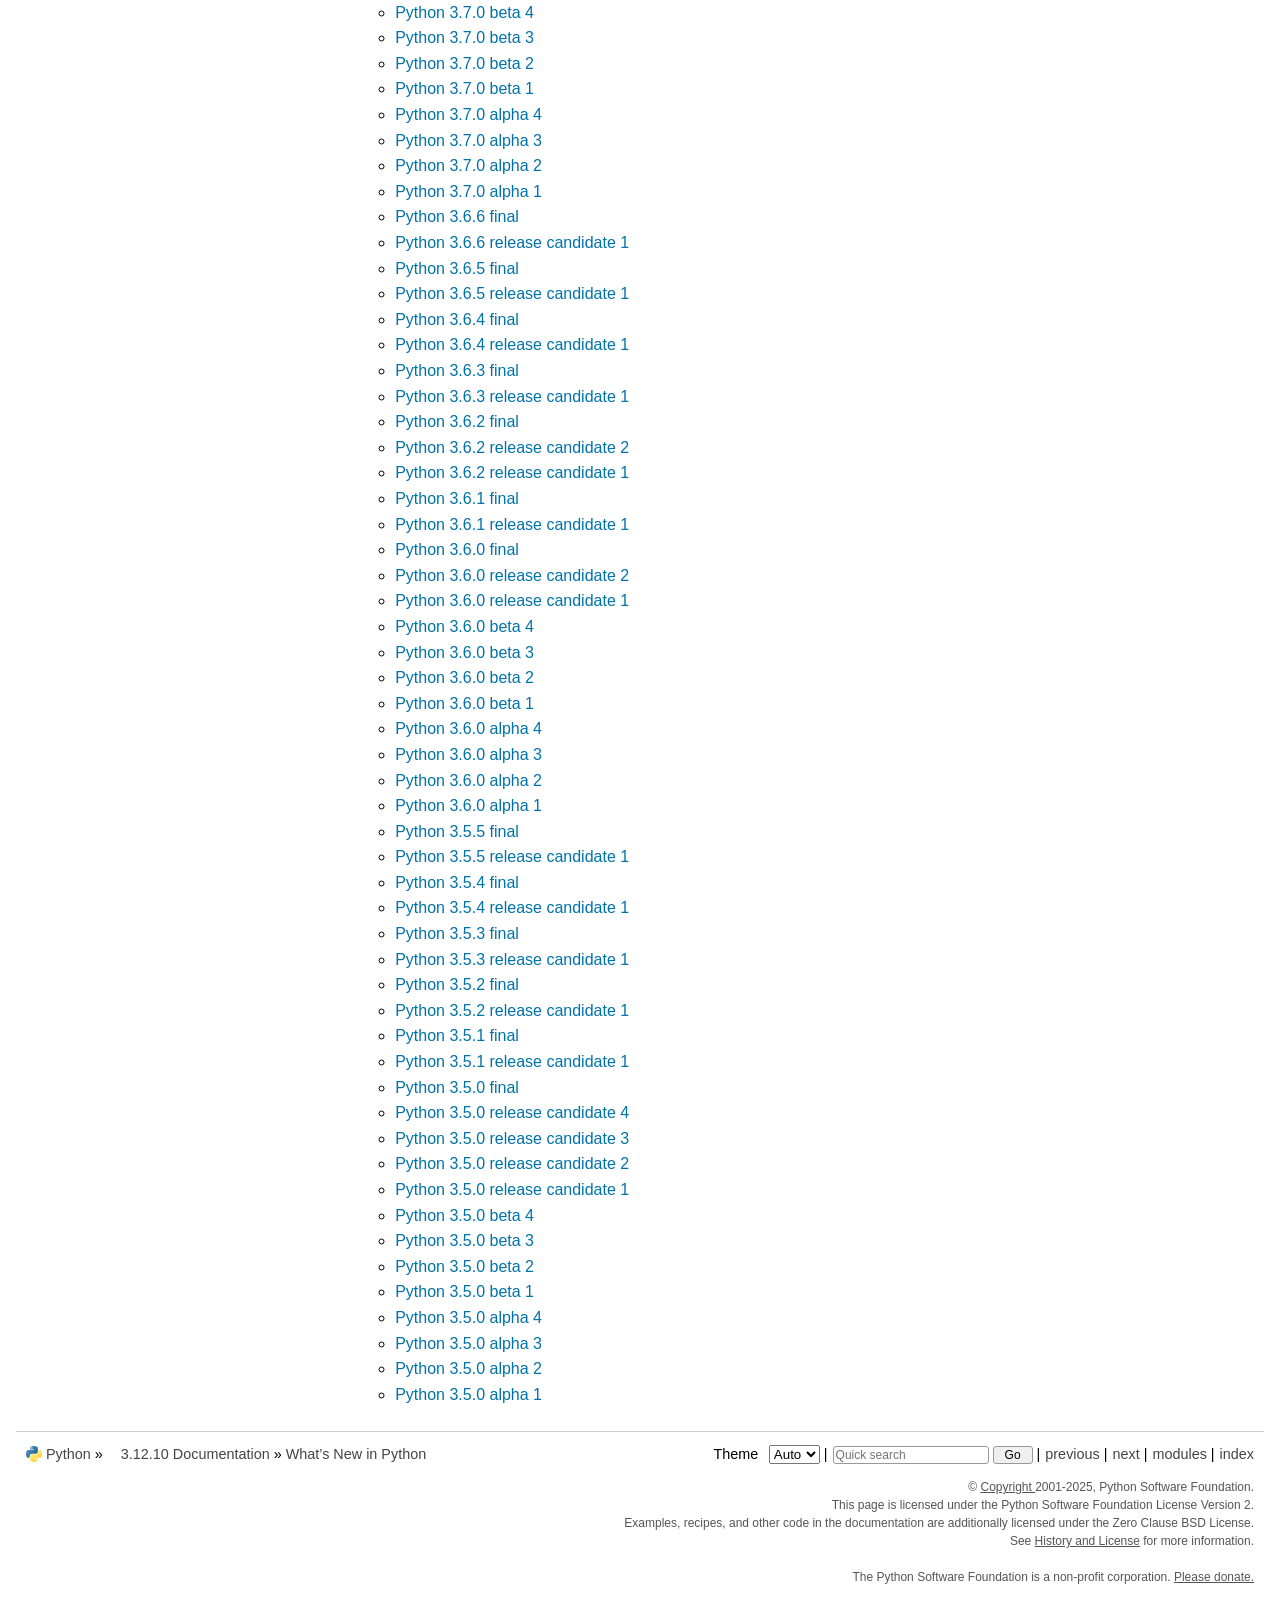
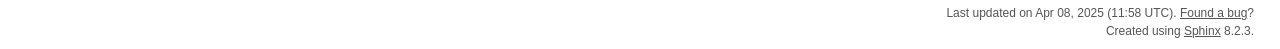
<file: Doc/html/whatsnew/index.html>
<!DOCTYPE html>

<html lang="en" data-content_root="../">
  <head>
    <meta charset="utf-8" />
    <meta name="viewport" content="width=device-width, initial-scale=1.0" /><meta name="viewport" content="width=device-width, initial-scale=1" />
<meta property="og:title" content="What’s New in Python" />
<meta property="og:type" content="website" />
<meta property="og:url" content="https://docs.python.org/3/whatsnew/index.html" />
<meta property="og:site_name" content="Python documentation" />
<meta property="og:description" content="The “What’s New in Python” series of essays takes tours through the most important changes between major Python versions. They are a “must read” for anyone wishing to stay up-to-date after a new re..." />
<meta property="og:image" content="https://docs.python.org/3/_static/og-image.png" />
<meta property="og:image:alt" content="Python documentation" />
<meta name="description" content="The “What’s New in Python” series of essays takes tours through the most important changes between major Python versions. They are a “must read” for anyone wishing to stay up-to-date after a new re..." />
<meta property="og:image:width" content="200">
<meta property="og:image:height" content="200">
<meta name="theme-color" content="#3776ab">

    <title>What’s New in Python &#8212; Python 3.12.10 documentation</title><meta name="viewport" content="width=device-width, initial-scale=1.0">
    
    <link rel="stylesheet" type="text/css" href="../_static/pygments.css?v=b86133f3" />
    <link rel="stylesheet" type="text/css" href="../_static/pydoctheme.css?v=23252803" />
    <link id="pygments_dark_css" media="(prefers-color-scheme: dark)" rel="stylesheet" type="text/css" href="../_static/pygments_dark.css?v=5349f25f" />
    
    <script src="../_static/documentation_options.js?v=e5e5df70"></script>
    <script src="../_static/doctools.js?v=9bcbadda"></script>
    <script src="../_static/sphinx_highlight.js?v=dc90522c"></script>
    
    <script src="../_static/sidebar.js"></script>
    
    <link rel="search" type="application/opensearchdescription+xml"
          title="Search within Python 3.12.10 documentation"
          href="../_static/opensearch.xml"/>
    <link rel="author" title="About these documents" href="../about.html" />
    <link rel="index" title="Index" href="../genindex.html" />
    <link rel="search" title="Search" href="../search.html" />
    <link rel="copyright" title="Copyright" href="../copyright.html" />
    <link rel="next" title="What’s New In Python 3.12" href="3.12.html" />
    <link rel="prev" title="Python Documentation contents" href="../contents.html" />
    
    <link rel="canonical" href="https://docs.python.org/3/whatsnew/index.html">
    
      
    

    
    <style>
      @media only screen {
        table.full-width-table {
            width: 100%;
        }
      }
    </style>
<link rel="stylesheet" href="../_static/pydoctheme_dark.css" media="(prefers-color-scheme: dark)" id="pydoctheme_dark_css">
    <link rel="shortcut icon" type="image/png" href="../_static/py.svg" />
            <script type="text/javascript" src="../_static/copybutton.js"></script>
            <script type="text/javascript" src="../_static/menu.js"></script>
            <script type="text/javascript" src="../_static/search-focus.js"></script>
            <script type="text/javascript" src="../_static/themetoggle.js"></script> 
            <script type="text/javascript" src="../_static/rtd_switcher.js"></script>
            <meta name="readthedocs-addons-api-version" content="1">

  </head>
<body>
<div class="mobile-nav">
    <input type="checkbox" id="menuToggler" class="toggler__input" aria-controls="navigation"
           aria-pressed="false" aria-expanded="false" role="button" aria-label="Menu" />
    <nav class="nav-content" role="navigation">
        <label for="menuToggler" class="toggler__label">
            <span></span>
        </label>
        <span class="nav-items-wrapper">
            <a href="https://www.python.org/" class="nav-logo">
                <img src="../_static/py.svg" alt="Python logo"/>
            </a>
            <span class="version_switcher_placeholder"></span>
            <form role="search" class="search" action="../search.html" method="get">
                <svg xmlns="http://www.w3.org/2000/svg" width="20" height="20" viewBox="0 0 24 24" class="search-icon">
                    <path fill-rule="nonzero" fill="currentColor" d="M15.5 14h-.79l-.28-.27a6.5 6.5 0 001.48-5.34c-.47-2.78-2.79-5-5.59-5.34a6.505 6.505 0 00-7.27 7.27c.34 2.8 2.56 5.12 5.34 5.59a6.5 6.5 0 005.34-1.48l.27.28v.79l4.25 4.25c.41.41 1.08.41 1.49 0 .41-.41.41-1.08 0-1.49L15.5 14zm-6 0C7.01 14 5 11.99 5 9.5S7.01 5 9.5 5 14 7.01 14 9.5 11.99 14 9.5 14z"></path>
                </svg>
                <input placeholder="Quick search" aria-label="Quick search" type="search" name="q" />
                <input type="submit" value="Go"/>
            </form>
        </span>
    </nav>
    <div class="menu-wrapper">
        <nav class="menu" role="navigation" aria-label="main navigation">
            <div class="language_switcher_placeholder"></div>
            
<label class="theme-selector-label">
    Theme
    <select class="theme-selector" oninput="activateTheme(this.value)">
        <option value="auto" selected>Auto</option>
        <option value="light">Light</option>
        <option value="dark">Dark</option>
    </select>
</label>
  <div>
    <h4>Previous topic</h4>
    <p class="topless"><a href="../contents.html"
                          title="previous chapter">Python Documentation contents</a></p>
  </div>
  <div>
    <h4>Next topic</h4>
    <p class="topless"><a href="3.12.html"
                          title="next chapter">What’s New In Python 3.12</a></p>
  </div>
  <div role="note" aria-label="source link">
    <h3>This Page</h3>
    <ul class="this-page-menu">
      <li><a href="../bugs.html">Report a Bug</a></li>
      <li>
        <a href="https://github.com/python/cpython/blob/main/Doc/whatsnew/index.rst"
            rel="nofollow">Show Source
        </a>
      </li>
    </ul>
  </div>
        </nav>
    </div>
</div>

  
    <div class="related" role="navigation" aria-label="Related">
      <h3>Navigation</h3>
      <ul>
        <li class="right" style="margin-right: 10px">
          <a href="../genindex.html" title="General Index"
             accesskey="I">index</a></li>
        <li class="right" >
          <a href="../py-modindex.html" title="Python Module Index"
             >modules</a> |</li>
        <li class="right" >
          <a href="3.12.html" title="What’s New In Python 3.12"
             accesskey="N">next</a> |</li>
        <li class="right" >
          <a href="../contents.html" title="Python Documentation contents"
             accesskey="P">previous</a> |</li>

          <li><img src="../_static/py.svg" alt="Python logo" style="vertical-align: middle; margin-top: -1px"/></li>
          <li><a href="https://www.python.org/">Python</a> &#187;</li>
          <li class="switchers">
            <div class="language_switcher_placeholder"></div>
            <div class="version_switcher_placeholder"></div>
          </li>
          <li>
              
          </li>
    <li id="cpython-language-and-version">
      <a href="../index.html">3.12.10 Documentation</a> &#187;
    </li>

        <li class="nav-item nav-item-this"><a href="">What’s New in Python</a></li>
                <li class="right">
                    

    <div class="inline-search" role="search">
        <form class="inline-search" action="../search.html" method="get">
          <input placeholder="Quick search" aria-label="Quick search" type="search" name="q" id="search-box" />
          <input type="submit" value="Go" />
        </form>
    </div>
                     |
                </li>
            <li class="right">
<label class="theme-selector-label">
    Theme
    <select class="theme-selector" oninput="activateTheme(this.value)">
        <option value="auto" selected>Auto</option>
        <option value="light">Light</option>
        <option value="dark">Dark</option>
    </select>
</label> |</li>
            
      </ul>
    </div>    

    <div class="document">
      <div class="documentwrapper">
        <div class="bodywrapper">
          <div class="body" role="main">
            
  <section id="what-s-new-in-python">
<span id="whatsnew-index"></span><h1>What’s New in Python<a class="headerlink" href="#what-s-new-in-python" title="Link to this heading">¶</a></h1>
<p>The “What’s New in Python” series of essays takes tours through the most
important changes between major Python versions.  They are a “must read” for
anyone wishing to stay up-to-date after a new release.</p>
<div class="toctree-wrapper compound">
<ul>
<li class="toctree-l1"><a class="reference internal" href="3.12.html">What’s New In Python 3.12</a><ul>
<li class="toctree-l2"><a class="reference internal" href="3.12.html#summary-release-highlights">Summary – Release highlights</a></li>
<li class="toctree-l2"><a class="reference internal" href="3.12.html#new-features">New Features</a></li>
<li class="toctree-l2"><a class="reference internal" href="3.12.html#new-features-related-to-type-hints">New Features Related to Type Hints</a></li>
<li class="toctree-l2"><a class="reference internal" href="3.12.html#other-language-changes">Other Language Changes</a></li>
<li class="toctree-l2"><a class="reference internal" href="3.12.html#new-modules">New Modules</a></li>
<li class="toctree-l2"><a class="reference internal" href="3.12.html#improved-modules">Improved Modules</a></li>
<li class="toctree-l2"><a class="reference internal" href="3.12.html#optimizations">Optimizations</a></li>
<li class="toctree-l2"><a class="reference internal" href="3.12.html#cpython-bytecode-changes">CPython bytecode changes</a></li>
<li class="toctree-l2"><a class="reference internal" href="3.12.html#demos-and-tools">Demos and Tools</a></li>
<li class="toctree-l2"><a class="reference internal" href="3.12.html#deprecated">Deprecated</a></li>
<li class="toctree-l2"><a class="reference internal" href="3.12.html#removed">Removed</a></li>
<li class="toctree-l2"><a class="reference internal" href="3.12.html#porting-to-python-3-12">Porting to Python 3.12</a></li>
<li class="toctree-l2"><a class="reference internal" href="3.12.html#build-changes">Build Changes</a></li>
<li class="toctree-l2"><a class="reference internal" href="3.12.html#c-api-changes">C API Changes</a></li>
<li class="toctree-l2"><a class="reference internal" href="3.12.html#notable-changes-in-3-12-4">Notable changes in 3.12.4</a></li>
<li class="toctree-l2"><a class="reference internal" href="3.12.html#notable-changes-in-3-12-5">Notable changes in 3.12.5</a></li>
<li class="toctree-l2"><a class="reference internal" href="3.12.html#notable-changes-in-3-12-6">Notable changes in 3.12.6</a></li>
<li class="toctree-l2"><a class="reference internal" href="3.12.html#notable-changes-in-3-12-8">Notable changes in 3.12.8</a></li>
</ul>
</li>
<li class="toctree-l1"><a class="reference internal" href="3.11.html">What’s New In Python 3.11</a><ul>
<li class="toctree-l2"><a class="reference internal" href="3.11.html#summary-release-highlights">Summary – Release highlights</a></li>
<li class="toctree-l2"><a class="reference internal" href="3.11.html#new-features">New Features</a></li>
<li class="toctree-l2"><a class="reference internal" href="3.11.html#new-features-related-to-type-hints">New Features Related to Type Hints</a></li>
<li class="toctree-l2"><a class="reference internal" href="3.11.html#other-language-changes">Other Language Changes</a></li>
<li class="toctree-l2"><a class="reference internal" href="3.11.html#other-cpython-implementation-changes">Other CPython Implementation Changes</a></li>
<li class="toctree-l2"><a class="reference internal" href="3.11.html#new-modules">New Modules</a></li>
<li class="toctree-l2"><a class="reference internal" href="3.11.html#improved-modules">Improved Modules</a></li>
<li class="toctree-l2"><a class="reference internal" href="3.11.html#optimizations">Optimizations</a></li>
<li class="toctree-l2"><a class="reference internal" href="3.11.html#faster-cpython">Faster CPython</a></li>
<li class="toctree-l2"><a class="reference internal" href="3.11.html#cpython-bytecode-changes">CPython bytecode changes</a></li>
<li class="toctree-l2"><a class="reference internal" href="3.11.html#deprecated">Deprecated</a></li>
<li class="toctree-l2"><a class="reference internal" href="3.11.html#pending-removal-in-python-3-12">Pending Removal in Python 3.12</a></li>
<li class="toctree-l2"><a class="reference internal" href="3.11.html#removed">Removed</a></li>
<li class="toctree-l2"><a class="reference internal" href="3.11.html#porting-to-python-3-11">Porting to Python 3.11</a></li>
<li class="toctree-l2"><a class="reference internal" href="3.11.html#build-changes">Build Changes</a></li>
<li class="toctree-l2"><a class="reference internal" href="3.11.html#c-api-changes">C API Changes</a></li>
<li class="toctree-l2"><a class="reference internal" href="3.11.html#notable-changes-in-3-11-4">Notable changes in 3.11.4</a></li>
<li class="toctree-l2"><a class="reference internal" href="3.11.html#notable-changes-in-3-11-5">Notable changes in 3.11.5</a></li>
</ul>
</li>
<li class="toctree-l1"><a class="reference internal" href="3.10.html">What’s New In Python 3.10</a><ul>
<li class="toctree-l2"><a class="reference internal" href="3.10.html#summary-release-highlights">Summary – Release highlights</a></li>
<li class="toctree-l2"><a class="reference internal" href="3.10.html#new-features">New Features</a></li>
<li class="toctree-l2"><a class="reference internal" href="3.10.html#new-features-related-to-type-hints">New Features Related to Type Hints</a></li>
<li class="toctree-l2"><a class="reference internal" href="3.10.html#other-language-changes">Other Language Changes</a></li>
<li class="toctree-l2"><a class="reference internal" href="3.10.html#new-modules">New Modules</a></li>
<li class="toctree-l2"><a class="reference internal" href="3.10.html#improved-modules">Improved Modules</a></li>
<li class="toctree-l2"><a class="reference internal" href="3.10.html#optimizations">Optimizations</a></li>
<li class="toctree-l2"><a class="reference internal" href="3.10.html#deprecated">Deprecated</a></li>
<li class="toctree-l2"><a class="reference internal" href="3.10.html#removed">Removed</a></li>
<li class="toctree-l2"><a class="reference internal" href="3.10.html#porting-to-python-3-10">Porting to Python 3.10</a></li>
<li class="toctree-l2"><a class="reference internal" href="3.10.html#cpython-bytecode-changes">CPython bytecode changes</a></li>
<li class="toctree-l2"><a class="reference internal" href="3.10.html#build-changes">Build Changes</a></li>
<li class="toctree-l2"><a class="reference internal" href="3.10.html#c-api-changes">C API Changes</a></li>
<li class="toctree-l2"><a class="reference internal" href="3.10.html#notable-security-feature-in-3-10-7">Notable security feature in 3.10.7</a></li>
<li class="toctree-l2"><a class="reference internal" href="3.10.html#notable-security-feature-in-3-10-8">Notable security feature in 3.10.8</a></li>
<li class="toctree-l2"><a class="reference internal" href="3.10.html#notable-changes-in-3-10-12">Notable changes in 3.10.12</a></li>
</ul>
</li>
<li class="toctree-l1"><a class="reference internal" href="3.9.html">What’s New In Python 3.9</a><ul>
<li class="toctree-l2"><a class="reference internal" href="3.9.html#summary-release-highlights">Summary – Release highlights</a></li>
<li class="toctree-l2"><a class="reference internal" href="3.9.html#you-should-check-for-deprecationwarning-in-your-code">You should check for DeprecationWarning in your code</a></li>
<li class="toctree-l2"><a class="reference internal" href="3.9.html#new-features">New Features</a></li>
<li class="toctree-l2"><a class="reference internal" href="3.9.html#other-language-changes">Other Language Changes</a></li>
<li class="toctree-l2"><a class="reference internal" href="3.9.html#new-modules">New Modules</a></li>
<li class="toctree-l2"><a class="reference internal" href="3.9.html#improved-modules">Improved Modules</a></li>
<li class="toctree-l2"><a class="reference internal" href="3.9.html#optimizations">Optimizations</a></li>
<li class="toctree-l2"><a class="reference internal" href="3.9.html#deprecated">Deprecated</a></li>
<li class="toctree-l2"><a class="reference internal" href="3.9.html#removed">Removed</a></li>
<li class="toctree-l2"><a class="reference internal" href="3.9.html#porting-to-python-3-9">Porting to Python 3.9</a></li>
<li class="toctree-l2"><a class="reference internal" href="3.9.html#build-changes">Build Changes</a></li>
<li class="toctree-l2"><a class="reference internal" href="3.9.html#c-api-changes">C API Changes</a></li>
<li class="toctree-l2"><a class="reference internal" href="3.9.html#notable-changes-in-python-3-9-1">Notable changes in Python 3.9.1</a></li>
<li class="toctree-l2"><a class="reference internal" href="3.9.html#notable-changes-in-python-3-9-2">Notable changes in Python 3.9.2</a></li>
<li class="toctree-l2"><a class="reference internal" href="3.9.html#notable-changes-in-python-3-9-3">Notable changes in Python 3.9.3</a></li>
<li class="toctree-l2"><a class="reference internal" href="3.9.html#notable-changes-in-python-3-9-5">Notable changes in Python 3.9.5</a></li>
<li class="toctree-l2"><a class="reference internal" href="3.9.html#notable-security-feature-in-3-9-14">Notable security feature in 3.9.14</a></li>
<li class="toctree-l2"><a class="reference internal" href="3.9.html#notable-changes-in-3-9-17">Notable changes in 3.9.17</a></li>
</ul>
</li>
<li class="toctree-l1"><a class="reference internal" href="3.8.html">What’s New In Python 3.8</a><ul>
<li class="toctree-l2"><a class="reference internal" href="3.8.html#summary-release-highlights">Summary – Release highlights</a></li>
<li class="toctree-l2"><a class="reference internal" href="3.8.html#new-features">New Features</a></li>
<li class="toctree-l2"><a class="reference internal" href="3.8.html#other-language-changes">Other Language Changes</a></li>
<li class="toctree-l2"><a class="reference internal" href="3.8.html#new-modules">New Modules</a></li>
<li class="toctree-l2"><a class="reference internal" href="3.8.html#improved-modules">Improved Modules</a></li>
<li class="toctree-l2"><a class="reference internal" href="3.8.html#optimizations">Optimizations</a></li>
<li class="toctree-l2"><a class="reference internal" href="3.8.html#build-and-c-api-changes">Build and C API Changes</a></li>
<li class="toctree-l2"><a class="reference internal" href="3.8.html#deprecated">Deprecated</a></li>
<li class="toctree-l2"><a class="reference internal" href="3.8.html#api-and-feature-removals">API and Feature Removals</a></li>
<li class="toctree-l2"><a class="reference internal" href="3.8.html#porting-to-python-3-8">Porting to Python 3.8</a></li>
<li class="toctree-l2"><a class="reference internal" href="3.8.html#notable-changes-in-python-3-8-1">Notable changes in Python 3.8.1</a></li>
<li class="toctree-l2"><a class="reference internal" href="3.8.html#notable-changes-in-python-3-8-2">Notable changes in Python 3.8.2</a></li>
<li class="toctree-l2"><a class="reference internal" href="3.8.html#notable-changes-in-python-3-8-3">Notable changes in Python 3.8.3</a></li>
<li class="toctree-l2"><a class="reference internal" href="3.8.html#notable-changes-in-python-3-8-8">Notable changes in Python 3.8.8</a></li>
<li class="toctree-l2"><a class="reference internal" href="3.8.html#notable-changes-in-python-3-8-9">Notable changes in Python 3.8.9</a></li>
<li class="toctree-l2"><a class="reference internal" href="3.8.html#notable-changes-in-python-3-8-10">Notable changes in Python 3.8.10</a></li>
<li class="toctree-l2"><a class="reference internal" href="3.8.html#id1">Notable changes in Python 3.8.10</a></li>
<li class="toctree-l2"><a class="reference internal" href="3.8.html#notable-changes-in-python-3-8-12">Notable changes in Python 3.8.12</a></li>
<li class="toctree-l2"><a class="reference internal" href="3.8.html#notable-security-feature-in-3-8-14">Notable security feature in 3.8.14</a></li>
<li class="toctree-l2"><a class="reference internal" href="3.8.html#notable-changes-in-3-8-17">Notable changes in 3.8.17</a></li>
</ul>
</li>
<li class="toctree-l1"><a class="reference internal" href="3.7.html">What’s New In Python 3.7</a><ul>
<li class="toctree-l2"><a class="reference internal" href="3.7.html#summary-release-highlights">Summary – Release Highlights</a></li>
<li class="toctree-l2"><a class="reference internal" href="3.7.html#new-features">New Features</a></li>
<li class="toctree-l2"><a class="reference internal" href="3.7.html#other-language-changes">Other Language Changes</a></li>
<li class="toctree-l2"><a class="reference internal" href="3.7.html#new-modules">New Modules</a></li>
<li class="toctree-l2"><a class="reference internal" href="3.7.html#improved-modules">Improved Modules</a></li>
<li class="toctree-l2"><a class="reference internal" href="3.7.html#c-api-changes">C API Changes</a></li>
<li class="toctree-l2"><a class="reference internal" href="3.7.html#build-changes">Build Changes</a></li>
<li class="toctree-l2"><a class="reference internal" href="3.7.html#optimizations">Optimizations</a></li>
<li class="toctree-l2"><a class="reference internal" href="3.7.html#other-cpython-implementation-changes">Other CPython Implementation Changes</a></li>
<li class="toctree-l2"><a class="reference internal" href="3.7.html#deprecated-python-behavior">Deprecated Python Behavior</a></li>
<li class="toctree-l2"><a class="reference internal" href="3.7.html#deprecated-python-modules-functions-and-methods">Deprecated Python modules, functions and methods</a></li>
<li class="toctree-l2"><a class="reference internal" href="3.7.html#deprecated-functions-and-types-of-the-c-api">Deprecated functions and types of the C API</a></li>
<li class="toctree-l2"><a class="reference internal" href="3.7.html#platform-support-removals">Platform Support Removals</a></li>
<li class="toctree-l2"><a class="reference internal" href="3.7.html#api-and-feature-removals">API and Feature Removals</a></li>
<li class="toctree-l2"><a class="reference internal" href="3.7.html#module-removals">Module Removals</a></li>
<li class="toctree-l2"><a class="reference internal" href="3.7.html#windows-only-changes">Windows-only Changes</a></li>
<li class="toctree-l2"><a class="reference internal" href="3.7.html#porting-to-python-3-7">Porting to Python 3.7</a></li>
<li class="toctree-l2"><a class="reference internal" href="3.7.html#notable-changes-in-python-3-7-1">Notable changes in Python 3.7.1</a></li>
<li class="toctree-l2"><a class="reference internal" href="3.7.html#notable-changes-in-python-3-7-2">Notable changes in Python 3.7.2</a></li>
<li class="toctree-l2"><a class="reference internal" href="3.7.html#notable-changes-in-python-3-7-6">Notable changes in Python 3.7.6</a></li>
<li class="toctree-l2"><a class="reference internal" href="3.7.html#notable-changes-in-python-3-7-10">Notable changes in Python 3.7.10</a></li>
<li class="toctree-l2"><a class="reference internal" href="3.7.html#notable-changes-in-python-3-7-11">Notable changes in Python 3.7.11</a></li>
<li class="toctree-l2"><a class="reference internal" href="3.7.html#notable-security-feature-in-3-7-14">Notable security feature in 3.7.14</a></li>
</ul>
</li>
<li class="toctree-l1"><a class="reference internal" href="3.6.html">What’s New In Python 3.6</a><ul>
<li class="toctree-l2"><a class="reference internal" href="3.6.html#summary-release-highlights">Summary – Release highlights</a></li>
<li class="toctree-l2"><a class="reference internal" href="3.6.html#new-features">New Features</a></li>
<li class="toctree-l2"><a class="reference internal" href="3.6.html#other-language-changes">Other Language Changes</a></li>
<li class="toctree-l2"><a class="reference internal" href="3.6.html#new-modules">New Modules</a></li>
<li class="toctree-l2"><a class="reference internal" href="3.6.html#improved-modules">Improved Modules</a></li>
<li class="toctree-l2"><a class="reference internal" href="3.6.html#optimizations">Optimizations</a></li>
<li class="toctree-l2"><a class="reference internal" href="3.6.html#build-and-c-api-changes">Build and C API Changes</a></li>
<li class="toctree-l2"><a class="reference internal" href="3.6.html#other-improvements">Other Improvements</a></li>
<li class="toctree-l2"><a class="reference internal" href="3.6.html#deprecated">Deprecated</a></li>
<li class="toctree-l2"><a class="reference internal" href="3.6.html#removed">Removed</a></li>
<li class="toctree-l2"><a class="reference internal" href="3.6.html#porting-to-python-3-6">Porting to Python 3.6</a></li>
<li class="toctree-l2"><a class="reference internal" href="3.6.html#notable-changes-in-python-3-6-2">Notable changes in Python 3.6.2</a></li>
<li class="toctree-l2"><a class="reference internal" href="3.6.html#notable-changes-in-python-3-6-4">Notable changes in Python 3.6.4</a></li>
<li class="toctree-l2"><a class="reference internal" href="3.6.html#notable-changes-in-python-3-6-5">Notable changes in Python 3.6.5</a></li>
<li class="toctree-l2"><a class="reference internal" href="3.6.html#notable-changes-in-python-3-6-7">Notable changes in Python 3.6.7</a></li>
<li class="toctree-l2"><a class="reference internal" href="3.6.html#notable-changes-in-python-3-6-10">Notable changes in Python 3.6.10</a></li>
<li class="toctree-l2"><a class="reference internal" href="3.6.html#notable-changes-in-python-3-6-13">Notable changes in Python 3.6.13</a></li>
<li class="toctree-l2"><a class="reference internal" href="3.6.html#notable-changes-in-python-3-6-14">Notable changes in Python 3.6.14</a></li>
</ul>
</li>
<li class="toctree-l1"><a class="reference internal" href="3.5.html">What’s New In Python 3.5</a><ul>
<li class="toctree-l2"><a class="reference internal" href="3.5.html#summary-release-highlights">Summary – Release highlights</a></li>
<li class="toctree-l2"><a class="reference internal" href="3.5.html#new-features">New Features</a></li>
<li class="toctree-l2"><a class="reference internal" href="3.5.html#other-language-changes">Other Language Changes</a></li>
<li class="toctree-l2"><a class="reference internal" href="3.5.html#new-modules">New Modules</a></li>
<li class="toctree-l2"><a class="reference internal" href="3.5.html#improved-modules">Improved Modules</a></li>
<li class="toctree-l2"><a class="reference internal" href="3.5.html#other-module-level-changes">Other module-level changes</a></li>
<li class="toctree-l2"><a class="reference internal" href="3.5.html#optimizations">Optimizations</a></li>
<li class="toctree-l2"><a class="reference internal" href="3.5.html#build-and-c-api-changes">Build and C API Changes</a></li>
<li class="toctree-l2"><a class="reference internal" href="3.5.html#deprecated">Deprecated</a></li>
<li class="toctree-l2"><a class="reference internal" href="3.5.html#removed">Removed</a></li>
<li class="toctree-l2"><a class="reference internal" href="3.5.html#porting-to-python-3-5">Porting to Python 3.5</a></li>
<li class="toctree-l2"><a class="reference internal" href="3.5.html#notable-changes-in-python-3-5-4">Notable changes in Python 3.5.4</a></li>
</ul>
</li>
<li class="toctree-l1"><a class="reference internal" href="3.4.html">What’s New In Python 3.4</a><ul>
<li class="toctree-l2"><a class="reference internal" href="3.4.html#summary-release-highlights">Summary – Release Highlights</a></li>
<li class="toctree-l2"><a class="reference internal" href="3.4.html#new-features">New Features</a></li>
<li class="toctree-l2"><a class="reference internal" href="3.4.html#new-modules">New Modules</a></li>
<li class="toctree-l2"><a class="reference internal" href="3.4.html#improved-modules">Improved Modules</a></li>
<li class="toctree-l2"><a class="reference internal" href="3.4.html#cpython-implementation-changes">CPython Implementation Changes</a></li>
<li class="toctree-l2"><a class="reference internal" href="3.4.html#deprecated">Deprecated</a></li>
<li class="toctree-l2"><a class="reference internal" href="3.4.html#removed">Removed</a></li>
<li class="toctree-l2"><a class="reference internal" href="3.4.html#porting-to-python-3-4">Porting to Python 3.4</a></li>
<li class="toctree-l2"><a class="reference internal" href="3.4.html#changed-in-3-4-3">Changed in 3.4.3</a></li>
</ul>
</li>
<li class="toctree-l1"><a class="reference internal" href="3.3.html">What’s New In Python 3.3</a><ul>
<li class="toctree-l2"><a class="reference internal" href="3.3.html#summary-release-highlights">Summary – Release highlights</a></li>
<li class="toctree-l2"><a class="reference internal" href="3.3.html#pep-405-virtual-environments">PEP 405: Virtual Environments</a></li>
<li class="toctree-l2"><a class="reference internal" href="3.3.html#pep-420-implicit-namespace-packages">PEP 420: Implicit Namespace Packages</a></li>
<li class="toctree-l2"><a class="reference internal" href="3.3.html#pep-3118-new-memoryview-implementation-and-buffer-protocol-documentation">PEP 3118: New memoryview implementation and buffer protocol documentation</a></li>
<li class="toctree-l2"><a class="reference internal" href="3.3.html#pep-393-flexible-string-representation">PEP 393: Flexible String Representation</a></li>
<li class="toctree-l2"><a class="reference internal" href="3.3.html#pep-397-python-launcher-for-windows">PEP 397: Python Launcher for Windows</a></li>
<li class="toctree-l2"><a class="reference internal" href="3.3.html#pep-3151-reworking-the-os-and-io-exception-hierarchy">PEP 3151: Reworking the OS and IO exception hierarchy</a></li>
<li class="toctree-l2"><a class="reference internal" href="3.3.html#pep-380-syntax-for-delegating-to-a-subgenerator">PEP 380: Syntax for Delegating to a Subgenerator</a></li>
<li class="toctree-l2"><a class="reference internal" href="3.3.html#pep-409-suppressing-exception-context">PEP 409: Suppressing exception context</a></li>
<li class="toctree-l2"><a class="reference internal" href="3.3.html#pep-414-explicit-unicode-literals">PEP 414: Explicit Unicode literals</a></li>
<li class="toctree-l2"><a class="reference internal" href="3.3.html#pep-3155-qualified-name-for-classes-and-functions">PEP 3155: Qualified name for classes and functions</a></li>
<li class="toctree-l2"><a class="reference internal" href="3.3.html#pep-412-key-sharing-dictionary">PEP 412: Key-Sharing Dictionary</a></li>
<li class="toctree-l2"><a class="reference internal" href="3.3.html#pep-362-function-signature-object">PEP 362: Function Signature Object</a></li>
<li class="toctree-l2"><a class="reference internal" href="3.3.html#pep-421-adding-sys-implementation">PEP 421: Adding sys.implementation</a></li>
<li class="toctree-l2"><a class="reference internal" href="3.3.html#using-importlib-as-the-implementation-of-import">Using importlib as the Implementation of Import</a></li>
<li class="toctree-l2"><a class="reference internal" href="3.3.html#other-language-changes">Other Language Changes</a></li>
<li class="toctree-l2"><a class="reference internal" href="3.3.html#a-finer-grained-import-lock">A Finer-Grained Import Lock</a></li>
<li class="toctree-l2"><a class="reference internal" href="3.3.html#builtin-functions-and-types">Builtin functions and types</a></li>
<li class="toctree-l2"><a class="reference internal" href="3.3.html#new-modules">New Modules</a></li>
<li class="toctree-l2"><a class="reference internal" href="3.3.html#improved-modules">Improved Modules</a></li>
<li class="toctree-l2"><a class="reference internal" href="3.3.html#optimizations">Optimizations</a></li>
<li class="toctree-l2"><a class="reference internal" href="3.3.html#build-and-c-api-changes">Build and C API Changes</a></li>
<li class="toctree-l2"><a class="reference internal" href="3.3.html#deprecated">Deprecated</a></li>
<li class="toctree-l2"><a class="reference internal" href="3.3.html#porting-to-python-3-3">Porting to Python 3.3</a></li>
</ul>
</li>
<li class="toctree-l1"><a class="reference internal" href="3.2.html">What’s New In Python 3.2</a><ul>
<li class="toctree-l2"><a class="reference internal" href="3.2.html#pep-384-defining-a-stable-abi">PEP 384: Defining a Stable ABI</a></li>
<li class="toctree-l2"><a class="reference internal" href="3.2.html#pep-389-argparse-command-line-parsing-module">PEP 389: Argparse Command Line Parsing Module</a></li>
<li class="toctree-l2"><a class="reference internal" href="3.2.html#pep-391-dictionary-based-configuration-for-logging">PEP 391:  Dictionary Based Configuration for Logging</a></li>
<li class="toctree-l2"><a class="reference internal" href="3.2.html#pep-3148-the-concurrent-futures-module">PEP 3148:  The <code class="docutils literal notranslate"><span class="pre">concurrent.futures</span></code> module</a></li>
<li class="toctree-l2"><a class="reference internal" href="3.2.html#pep-3147-pyc-repository-directories">PEP 3147:  PYC Repository Directories</a></li>
<li class="toctree-l2"><a class="reference internal" href="3.2.html#pep-3149-abi-version-tagged-so-files">PEP 3149: ABI Version Tagged .so Files</a></li>
<li class="toctree-l2"><a class="reference internal" href="3.2.html#pep-3333-python-web-server-gateway-interface-v1-0-1">PEP 3333: Python Web Server Gateway Interface v1.0.1</a></li>
<li class="toctree-l2"><a class="reference internal" href="3.2.html#other-language-changes">Other Language Changes</a></li>
<li class="toctree-l2"><a class="reference internal" href="3.2.html#new-improved-and-deprecated-modules">New, Improved, and Deprecated Modules</a></li>
<li class="toctree-l2"><a class="reference internal" href="3.2.html#multi-threading">Multi-threading</a></li>
<li class="toctree-l2"><a class="reference internal" href="3.2.html#optimizations">Optimizations</a></li>
<li class="toctree-l2"><a class="reference internal" href="3.2.html#unicode">Unicode</a></li>
<li class="toctree-l2"><a class="reference internal" href="3.2.html#codecs">Codecs</a></li>
<li class="toctree-l2"><a class="reference internal" href="3.2.html#documentation">Documentation</a></li>
<li class="toctree-l2"><a class="reference internal" href="3.2.html#idle">IDLE</a></li>
<li class="toctree-l2"><a class="reference internal" href="3.2.html#code-repository">Code Repository</a></li>
<li class="toctree-l2"><a class="reference internal" href="3.2.html#build-and-c-api-changes">Build and C API Changes</a></li>
<li class="toctree-l2"><a class="reference internal" href="3.2.html#porting-to-python-3-2">Porting to Python 3.2</a></li>
</ul>
</li>
<li class="toctree-l1"><a class="reference internal" href="3.1.html">What’s New In Python 3.1</a><ul>
<li class="toctree-l2"><a class="reference internal" href="3.1.html#pep-372-ordered-dictionaries">PEP 372: Ordered Dictionaries</a></li>
<li class="toctree-l2"><a class="reference internal" href="3.1.html#pep-378-format-specifier-for-thousands-separator">PEP 378: Format Specifier for Thousands Separator</a></li>
<li class="toctree-l2"><a class="reference internal" href="3.1.html#other-language-changes">Other Language Changes</a></li>
<li class="toctree-l2"><a class="reference internal" href="3.1.html#new-improved-and-deprecated-modules">New, Improved, and Deprecated Modules</a></li>
<li class="toctree-l2"><a class="reference internal" href="3.1.html#optimizations">Optimizations</a></li>
<li class="toctree-l2"><a class="reference internal" href="3.1.html#idle">IDLE</a></li>
<li class="toctree-l2"><a class="reference internal" href="3.1.html#build-and-c-api-changes">Build and C API Changes</a></li>
<li class="toctree-l2"><a class="reference internal" href="3.1.html#porting-to-python-3-1">Porting to Python 3.1</a></li>
</ul>
</li>
<li class="toctree-l1"><a class="reference internal" href="3.0.html">What’s New In Python 3.0</a><ul>
<li class="toctree-l2"><a class="reference internal" href="3.0.html#common-stumbling-blocks">Common Stumbling Blocks</a></li>
<li class="toctree-l2"><a class="reference internal" href="3.0.html#overview-of-syntax-changes">Overview Of Syntax Changes</a></li>
<li class="toctree-l2"><a class="reference internal" href="3.0.html#changes-already-present-in-python-2-6">Changes Already Present In Python 2.6</a></li>
<li class="toctree-l2"><a class="reference internal" href="3.0.html#library-changes">Library Changes</a></li>
<li class="toctree-l2"><a class="reference internal" href="3.0.html#pep-3101-a-new-approach-to-string-formatting"><strong>PEP 3101</strong>: A New Approach To String Formatting</a></li>
<li class="toctree-l2"><a class="reference internal" href="3.0.html#changes-to-exceptions">Changes To Exceptions</a></li>
<li class="toctree-l2"><a class="reference internal" href="3.0.html#miscellaneous-other-changes">Miscellaneous Other Changes</a></li>
<li class="toctree-l2"><a class="reference internal" href="3.0.html#build-and-c-api-changes">Build and C API Changes</a></li>
<li class="toctree-l2"><a class="reference internal" href="3.0.html#performance">Performance</a></li>
<li class="toctree-l2"><a class="reference internal" href="3.0.html#porting-to-python-3-0">Porting To Python 3.0</a></li>
</ul>
</li>
<li class="toctree-l1"><a class="reference internal" href="2.7.html">What’s New in Python 2.7</a><ul>
<li class="toctree-l2"><a class="reference internal" href="2.7.html#the-future-for-python-2-x">The Future for Python 2.x</a></li>
<li class="toctree-l2"><a class="reference internal" href="2.7.html#changes-to-the-handling-of-deprecation-warnings">Changes to the Handling of Deprecation Warnings</a></li>
<li class="toctree-l2"><a class="reference internal" href="2.7.html#python-3-1-features">Python 3.1 Features</a></li>
<li class="toctree-l2"><a class="reference internal" href="2.7.html#pep-372-adding-an-ordered-dictionary-to-collections">PEP 372: Adding an Ordered Dictionary to collections</a></li>
<li class="toctree-l2"><a class="reference internal" href="2.7.html#pep-378-format-specifier-for-thousands-separator">PEP 378: Format Specifier for Thousands Separator</a></li>
<li class="toctree-l2"><a class="reference internal" href="2.7.html#pep-389-the-argparse-module-for-parsing-command-lines">PEP 389: The argparse Module for Parsing Command Lines</a></li>
<li class="toctree-l2"><a class="reference internal" href="2.7.html#pep-391-dictionary-based-configuration-for-logging">PEP 391: Dictionary-Based Configuration For Logging</a></li>
<li class="toctree-l2"><a class="reference internal" href="2.7.html#pep-3106-dictionary-views">PEP 3106: Dictionary Views</a></li>
<li class="toctree-l2"><a class="reference internal" href="2.7.html#pep-3137-the-memoryview-object">PEP 3137: The memoryview Object</a></li>
<li class="toctree-l2"><a class="reference internal" href="2.7.html#other-language-changes">Other Language Changes</a></li>
<li class="toctree-l2"><a class="reference internal" href="2.7.html#new-and-improved-modules">New and Improved Modules</a></li>
<li class="toctree-l2"><a class="reference internal" href="2.7.html#build-and-c-api-changes">Build and C API Changes</a></li>
<li class="toctree-l2"><a class="reference internal" href="2.7.html#other-changes-and-fixes">Other Changes and Fixes</a></li>
<li class="toctree-l2"><a class="reference internal" href="2.7.html#porting-to-python-2-7">Porting to Python 2.7</a></li>
<li class="toctree-l2"><a class="reference internal" href="2.7.html#new-features-added-to-python-2-7-maintenance-releases">New Features Added to Python 2.7 Maintenance Releases</a></li>
<li class="toctree-l2"><a class="reference internal" href="2.7.html#acknowledgements">Acknowledgements</a></li>
</ul>
</li>
<li class="toctree-l1"><a class="reference internal" href="2.6.html">What’s New in Python 2.6</a><ul>
<li class="toctree-l2"><a class="reference internal" href="2.6.html#python-3-0">Python 3.0</a></li>
<li class="toctree-l2"><a class="reference internal" href="2.6.html#changes-to-the-development-process">Changes to the Development Process</a></li>
<li class="toctree-l2"><a class="reference internal" href="2.6.html#pep-343-the-with-statement">PEP 343: The ‘with’ statement</a></li>
<li class="toctree-l2"><a class="reference internal" href="2.6.html#pep-366-explicit-relative-imports-from-a-main-module">PEP 366: Explicit Relative Imports From a Main Module</a></li>
<li class="toctree-l2"><a class="reference internal" href="2.6.html#pep-370-per-user-site-packages-directory">PEP 370: Per-user <code class="docutils literal notranslate"><span class="pre">site-packages</span></code> Directory</a></li>
<li class="toctree-l2"><a class="reference internal" href="2.6.html#pep-371-the-multiprocessing-package">PEP 371: The <code class="docutils literal notranslate"><span class="pre">multiprocessing</span></code> Package</a></li>
<li class="toctree-l2"><a class="reference internal" href="2.6.html#pep-3101-advanced-string-formatting">PEP 3101: Advanced String Formatting</a></li>
<li class="toctree-l2"><a class="reference internal" href="2.6.html#pep-3105-print-as-a-function">PEP 3105: <code class="docutils literal notranslate"><span class="pre">print</span></code> As a Function</a></li>
<li class="toctree-l2"><a class="reference internal" href="2.6.html#pep-3110-exception-handling-changes">PEP 3110: Exception-Handling Changes</a></li>
<li class="toctree-l2"><a class="reference internal" href="2.6.html#pep-3112-byte-literals">PEP 3112: Byte Literals</a></li>
<li class="toctree-l2"><a class="reference internal" href="2.6.html#pep-3116-new-i-o-library">PEP 3116: New I/O Library</a></li>
<li class="toctree-l2"><a class="reference internal" href="2.6.html#pep-3118-revised-buffer-protocol">PEP 3118: Revised Buffer Protocol</a></li>
<li class="toctree-l2"><a class="reference internal" href="2.6.html#pep-3119-abstract-base-classes">PEP 3119: Abstract Base Classes</a></li>
<li class="toctree-l2"><a class="reference internal" href="2.6.html#pep-3127-integer-literal-support-and-syntax">PEP 3127: Integer Literal Support and Syntax</a></li>
<li class="toctree-l2"><a class="reference internal" href="2.6.html#pep-3129-class-decorators">PEP 3129: Class Decorators</a></li>
<li class="toctree-l2"><a class="reference internal" href="2.6.html#pep-3141-a-type-hierarchy-for-numbers">PEP 3141: A Type Hierarchy for Numbers</a></li>
<li class="toctree-l2"><a class="reference internal" href="2.6.html#other-language-changes">Other Language Changes</a></li>
<li class="toctree-l2"><a class="reference internal" href="2.6.html#new-and-improved-modules">New and Improved Modules</a></li>
<li class="toctree-l2"><a class="reference internal" href="2.6.html#deprecations-and-removals">Deprecations and Removals</a></li>
<li class="toctree-l2"><a class="reference internal" href="2.6.html#build-and-c-api-changes">Build and C API Changes</a></li>
<li class="toctree-l2"><a class="reference internal" href="2.6.html#porting-to-python-2-6">Porting to Python 2.6</a></li>
<li class="toctree-l2"><a class="reference internal" href="2.6.html#acknowledgements">Acknowledgements</a></li>
</ul>
</li>
<li class="toctree-l1"><a class="reference internal" href="2.5.html">What’s New in Python 2.5</a><ul>
<li class="toctree-l2"><a class="reference internal" href="2.5.html#pep-308-conditional-expressions">PEP 308: Conditional Expressions</a></li>
<li class="toctree-l2"><a class="reference internal" href="2.5.html#pep-309-partial-function-application">PEP 309: Partial Function Application</a></li>
<li class="toctree-l2"><a class="reference internal" href="2.5.html#pep-314-metadata-for-python-software-packages-v1-1">PEP 314: Metadata for Python Software Packages v1.1</a></li>
<li class="toctree-l2"><a class="reference internal" href="2.5.html#pep-328-absolute-and-relative-imports">PEP 328: Absolute and Relative Imports</a></li>
<li class="toctree-l2"><a class="reference internal" href="2.5.html#pep-338-executing-modules-as-scripts">PEP 338: Executing Modules as Scripts</a></li>
<li class="toctree-l2"><a class="reference internal" href="2.5.html#pep-341-unified-try-except-finally">PEP 341: Unified try/except/finally</a></li>
<li class="toctree-l2"><a class="reference internal" href="2.5.html#pep-342-new-generator-features">PEP 342: New Generator Features</a></li>
<li class="toctree-l2"><a class="reference internal" href="2.5.html#pep-343-the-with-statement">PEP 343: The ‘with’ statement</a></li>
<li class="toctree-l2"><a class="reference internal" href="2.5.html#pep-352-exceptions-as-new-style-classes">PEP 352: Exceptions as New-Style Classes</a></li>
<li class="toctree-l2"><a class="reference internal" href="2.5.html#pep-353-using-ssize-t-as-the-index-type">PEP 353: Using ssize_t as the index type</a></li>
<li class="toctree-l2"><a class="reference internal" href="2.5.html#pep-357-the-index-method">PEP 357: The ‘__index__’ method</a></li>
<li class="toctree-l2"><a class="reference internal" href="2.5.html#other-language-changes">Other Language Changes</a></li>
<li class="toctree-l2"><a class="reference internal" href="2.5.html#new-improved-and-removed-modules">New, Improved, and Removed Modules</a></li>
<li class="toctree-l2"><a class="reference internal" href="2.5.html#build-and-c-api-changes">Build and C API Changes</a></li>
<li class="toctree-l2"><a class="reference internal" href="2.5.html#porting-to-python-2-5">Porting to Python 2.5</a></li>
<li class="toctree-l2"><a class="reference internal" href="2.5.html#acknowledgements">Acknowledgements</a></li>
</ul>
</li>
<li class="toctree-l1"><a class="reference internal" href="2.4.html">What’s New in Python 2.4</a><ul>
<li class="toctree-l2"><a class="reference internal" href="2.4.html#pep-218-built-in-set-objects">PEP 218: Built-In Set Objects</a></li>
<li class="toctree-l2"><a class="reference internal" href="2.4.html#pep-237-unifying-long-integers-and-integers">PEP 237: Unifying Long Integers and Integers</a></li>
<li class="toctree-l2"><a class="reference internal" href="2.4.html#pep-289-generator-expressions">PEP 289: Generator Expressions</a></li>
<li class="toctree-l2"><a class="reference internal" href="2.4.html#pep-292-simpler-string-substitutions">PEP 292: Simpler String Substitutions</a></li>
<li class="toctree-l2"><a class="reference internal" href="2.4.html#pep-318-decorators-for-functions-and-methods">PEP 318: Decorators for Functions and Methods</a></li>
<li class="toctree-l2"><a class="reference internal" href="2.4.html#pep-322-reverse-iteration">PEP 322: Reverse Iteration</a></li>
<li class="toctree-l2"><a class="reference internal" href="2.4.html#pep-324-new-subprocess-module">PEP 324: New subprocess Module</a></li>
<li class="toctree-l2"><a class="reference internal" href="2.4.html#pep-327-decimal-data-type">PEP 327: Decimal Data Type</a></li>
<li class="toctree-l2"><a class="reference internal" href="2.4.html#pep-328-multi-line-imports">PEP 328: Multi-line Imports</a></li>
<li class="toctree-l2"><a class="reference internal" href="2.4.html#pep-331-locale-independent-float-string-conversions">PEP 331: Locale-Independent Float/String Conversions</a></li>
<li class="toctree-l2"><a class="reference internal" href="2.4.html#other-language-changes">Other Language Changes</a></li>
<li class="toctree-l2"><a class="reference internal" href="2.4.html#new-improved-and-deprecated-modules">New, Improved, and Deprecated Modules</a></li>
<li class="toctree-l2"><a class="reference internal" href="2.4.html#build-and-c-api-changes">Build and C API Changes</a></li>
<li class="toctree-l2"><a class="reference internal" href="2.4.html#porting-to-python-2-4">Porting to Python 2.4</a></li>
<li class="toctree-l2"><a class="reference internal" href="2.4.html#acknowledgements">Acknowledgements</a></li>
</ul>
</li>
<li class="toctree-l1"><a class="reference internal" href="2.3.html">What’s New in Python 2.3</a><ul>
<li class="toctree-l2"><a class="reference internal" href="2.3.html#pep-218-a-standard-set-datatype">PEP 218: A Standard Set Datatype</a></li>
<li class="toctree-l2"><a class="reference internal" href="2.3.html#pep-255-simple-generators">PEP 255: Simple Generators</a></li>
<li class="toctree-l2"><a class="reference internal" href="2.3.html#pep-263-source-code-encodings">PEP 263: Source Code Encodings</a></li>
<li class="toctree-l2"><a class="reference internal" href="2.3.html#pep-273-importing-modules-from-zip-archives">PEP 273: Importing Modules from ZIP Archives</a></li>
<li class="toctree-l2"><a class="reference internal" href="2.3.html#pep-277-unicode-file-name-support-for-windows-nt">PEP 277: Unicode file name support for Windows NT</a></li>
<li class="toctree-l2"><a class="reference internal" href="2.3.html#pep-278-universal-newline-support">PEP 278: Universal Newline Support</a></li>
<li class="toctree-l2"><a class="reference internal" href="2.3.html#pep-279-enumerate">PEP 279: enumerate()</a></li>
<li class="toctree-l2"><a class="reference internal" href="2.3.html#pep-282-the-logging-package">PEP 282: The logging Package</a></li>
<li class="toctree-l2"><a class="reference internal" href="2.3.html#pep-285-a-boolean-type">PEP 285: A Boolean Type</a></li>
<li class="toctree-l2"><a class="reference internal" href="2.3.html#pep-293-codec-error-handling-callbacks">PEP 293: Codec Error Handling Callbacks</a></li>
<li class="toctree-l2"><a class="reference internal" href="2.3.html#pep-301-package-index-and-metadata-for-distutils">PEP 301: Package Index and Metadata for Distutils</a></li>
<li class="toctree-l2"><a class="reference internal" href="2.3.html#pep-302-new-import-hooks">PEP 302: New Import Hooks</a></li>
<li class="toctree-l2"><a class="reference internal" href="2.3.html#pep-305-comma-separated-files">PEP 305: Comma-separated Files</a></li>
<li class="toctree-l2"><a class="reference internal" href="2.3.html#pep-307-pickle-enhancements">PEP 307: Pickle Enhancements</a></li>
<li class="toctree-l2"><a class="reference internal" href="2.3.html#extended-slices">Extended Slices</a></li>
<li class="toctree-l2"><a class="reference internal" href="2.3.html#other-language-changes">Other Language Changes</a></li>
<li class="toctree-l2"><a class="reference internal" href="2.3.html#new-improved-and-deprecated-modules">New, Improved, and Deprecated Modules</a></li>
<li class="toctree-l2"><a class="reference internal" href="2.3.html#pymalloc-a-specialized-object-allocator">Pymalloc: A Specialized Object Allocator</a></li>
<li class="toctree-l2"><a class="reference internal" href="2.3.html#build-and-c-api-changes">Build and C API Changes</a></li>
<li class="toctree-l2"><a class="reference internal" href="2.3.html#other-changes-and-fixes">Other Changes and Fixes</a></li>
<li class="toctree-l2"><a class="reference internal" href="2.3.html#porting-to-python-2-3">Porting to Python 2.3</a></li>
<li class="toctree-l2"><a class="reference internal" href="2.3.html#acknowledgements">Acknowledgements</a></li>
</ul>
</li>
<li class="toctree-l1"><a class="reference internal" href="2.2.html">What’s New in Python 2.2</a><ul>
<li class="toctree-l2"><a class="reference internal" href="2.2.html#introduction">Introduction</a></li>
<li class="toctree-l2"><a class="reference internal" href="2.2.html#peps-252-and-253-type-and-class-changes">PEPs 252 and 253: Type and Class Changes</a></li>
<li class="toctree-l2"><a class="reference internal" href="2.2.html#pep-234-iterators">PEP 234: Iterators</a></li>
<li class="toctree-l2"><a class="reference internal" href="2.2.html#pep-255-simple-generators">PEP 255: Simple Generators</a></li>
<li class="toctree-l2"><a class="reference internal" href="2.2.html#pep-237-unifying-long-integers-and-integers">PEP 237: Unifying Long Integers and Integers</a></li>
<li class="toctree-l2"><a class="reference internal" href="2.2.html#pep-238-changing-the-division-operator">PEP 238: Changing the Division Operator</a></li>
<li class="toctree-l2"><a class="reference internal" href="2.2.html#unicode-changes">Unicode Changes</a></li>
<li class="toctree-l2"><a class="reference internal" href="2.2.html#pep-227-nested-scopes">PEP 227: Nested Scopes</a></li>
<li class="toctree-l2"><a class="reference internal" href="2.2.html#new-and-improved-modules">New and Improved Modules</a></li>
<li class="toctree-l2"><a class="reference internal" href="2.2.html#interpreter-changes-and-fixes">Interpreter Changes and Fixes</a></li>
<li class="toctree-l2"><a class="reference internal" href="2.2.html#other-changes-and-fixes">Other Changes and Fixes</a></li>
<li class="toctree-l2"><a class="reference internal" href="2.2.html#acknowledgements">Acknowledgements</a></li>
</ul>
</li>
<li class="toctree-l1"><a class="reference internal" href="2.1.html">What’s New in Python 2.1</a><ul>
<li class="toctree-l2"><a class="reference internal" href="2.1.html#introduction">Introduction</a></li>
<li class="toctree-l2"><a class="reference internal" href="2.1.html#pep-227-nested-scopes">PEP 227: Nested Scopes</a></li>
<li class="toctree-l2"><a class="reference internal" href="2.1.html#pep-236-future-directives">PEP 236: __future__ Directives</a></li>
<li class="toctree-l2"><a class="reference internal" href="2.1.html#pep-207-rich-comparisons">PEP 207: Rich Comparisons</a></li>
<li class="toctree-l2"><a class="reference internal" href="2.1.html#pep-230-warning-framework">PEP 230: Warning Framework</a></li>
<li class="toctree-l2"><a class="reference internal" href="2.1.html#pep-229-new-build-system">PEP 229: New Build System</a></li>
<li class="toctree-l2"><a class="reference internal" href="2.1.html#pep-205-weak-references">PEP 205: Weak References</a></li>
<li class="toctree-l2"><a class="reference internal" href="2.1.html#pep-232-function-attributes">PEP 232: Function Attributes</a></li>
<li class="toctree-l2"><a class="reference internal" href="2.1.html#pep-235-importing-modules-on-case-insensitive-platforms">PEP 235: Importing Modules on Case-Insensitive Platforms</a></li>
<li class="toctree-l2"><a class="reference internal" href="2.1.html#pep-217-interactive-display-hook">PEP 217: Interactive Display Hook</a></li>
<li class="toctree-l2"><a class="reference internal" href="2.1.html#pep-208-new-coercion-model">PEP 208: New Coercion Model</a></li>
<li class="toctree-l2"><a class="reference internal" href="2.1.html#pep-241-metadata-in-python-packages">PEP 241: Metadata in Python Packages</a></li>
<li class="toctree-l2"><a class="reference internal" href="2.1.html#new-and-improved-modules">New and Improved Modules</a></li>
<li class="toctree-l2"><a class="reference internal" href="2.1.html#other-changes-and-fixes">Other Changes and Fixes</a></li>
<li class="toctree-l2"><a class="reference internal" href="2.1.html#acknowledgements">Acknowledgements</a></li>
</ul>
</li>
<li class="toctree-l1"><a class="reference internal" href="2.0.html">What’s New in Python 2.0</a><ul>
<li class="toctree-l2"><a class="reference internal" href="2.0.html#introduction">Introduction</a></li>
<li class="toctree-l2"><a class="reference internal" href="2.0.html#what-about-python-1-6">What About Python 1.6?</a></li>
<li class="toctree-l2"><a class="reference internal" href="2.0.html#new-development-process">New Development Process</a></li>
<li class="toctree-l2"><a class="reference internal" href="2.0.html#unicode">Unicode</a></li>
<li class="toctree-l2"><a class="reference internal" href="2.0.html#list-comprehensions">List Comprehensions</a></li>
<li class="toctree-l2"><a class="reference internal" href="2.0.html#augmented-assignment">Augmented Assignment</a></li>
<li class="toctree-l2"><a class="reference internal" href="2.0.html#string-methods">String Methods</a></li>
<li class="toctree-l2"><a class="reference internal" href="2.0.html#garbage-collection-of-cycles">Garbage Collection of Cycles</a></li>
<li class="toctree-l2"><a class="reference internal" href="2.0.html#other-core-changes">Other Core Changes</a></li>
<li class="toctree-l2"><a class="reference internal" href="2.0.html#porting-to-2-0">Porting to 2.0</a></li>
<li class="toctree-l2"><a class="reference internal" href="2.0.html#extending-embedding-changes">Extending/Embedding Changes</a></li>
<li class="toctree-l2"><a class="reference internal" href="2.0.html#distutils-making-modules-easy-to-install">Distutils: Making Modules Easy to Install</a></li>
<li class="toctree-l2"><a class="reference internal" href="2.0.html#xml-modules">XML Modules</a></li>
<li class="toctree-l2"><a class="reference internal" href="2.0.html#module-changes">Module changes</a></li>
<li class="toctree-l2"><a class="reference internal" href="2.0.html#new-modules">New modules</a></li>
<li class="toctree-l2"><a class="reference internal" href="2.0.html#idle-improvements">IDLE Improvements</a></li>
<li class="toctree-l2"><a class="reference internal" href="2.0.html#deleted-and-deprecated-modules">Deleted and Deprecated Modules</a></li>
<li class="toctree-l2"><a class="reference internal" href="2.0.html#acknowledgements">Acknowledgements</a></li>
</ul>
</li>
</ul>
</div>
<p>The “Changelog” is an HTML version of the <a class="extlink-pypi reference external" href="https://pypi.org/project/blurb/">file built</a>
from the contents of the
<a class="extlink-source reference external" href="https://github.com/python/cpython/tree/3.12/Misc/NEWS.d">Misc/NEWS.d</a> directory tree, which contains <em>all</em> nontrivial changes
to Python for the current version.</p>
<div class="toctree-wrapper compound">
<ul>
<li class="toctree-l1"><a class="reference internal" href="changelog.html">Changelog</a><ul>
<li class="toctree-l2"><a class="reference internal" href="changelog.html#python-3-12-10-final">Python 3.12.10 final</a></li>
<li class="toctree-l2"><a class="reference internal" href="changelog.html#python-3-12-9-final">Python 3.12.9 final</a></li>
<li class="toctree-l2"><a class="reference internal" href="changelog.html#python-3-12-8-final">Python 3.12.8 final</a></li>
<li class="toctree-l2"><a class="reference internal" href="changelog.html#python-3-12-7-final">Python 3.12.7 final</a></li>
<li class="toctree-l2"><a class="reference internal" href="changelog.html#python-3-12-6-final">Python 3.12.6 final</a></li>
<li class="toctree-l2"><a class="reference internal" href="changelog.html#python-3-12-5-final">Python 3.12.5 final</a></li>
<li class="toctree-l2"><a class="reference internal" href="changelog.html#python-3-12-4-final">Python 3.12.4 final</a></li>
<li class="toctree-l2"><a class="reference internal" href="changelog.html#python-3-12-3-final">Python 3.12.3 final</a></li>
<li class="toctree-l2"><a class="reference internal" href="changelog.html#python-3-12-2-final">Python 3.12.2 final</a></li>
<li class="toctree-l2"><a class="reference internal" href="changelog.html#python-3-12-1-final">Python 3.12.1 final</a></li>
<li class="toctree-l2"><a class="reference internal" href="changelog.html#python-3-12-0-final">Python 3.12.0 final</a></li>
<li class="toctree-l2"><a class="reference internal" href="changelog.html#python-3-12-0-release-candidate-3">Python 3.12.0 release candidate 3</a></li>
<li class="toctree-l2"><a class="reference internal" href="changelog.html#python-3-12-0-release-candidate-2">Python 3.12.0 release candidate 2</a></li>
<li class="toctree-l2"><a class="reference internal" href="changelog.html#python-3-12-0-release-candidate-1">Python 3.12.0 release candidate 1</a></li>
<li class="toctree-l2"><a class="reference internal" href="changelog.html#python-3-12-0-beta-4">Python 3.12.0 beta 4</a></li>
<li class="toctree-l2"><a class="reference internal" href="changelog.html#python-3-12-0-beta-3">Python 3.12.0 beta 3</a></li>
<li class="toctree-l2"><a class="reference internal" href="changelog.html#python-3-12-0-beta-2">Python 3.12.0 beta 2</a></li>
<li class="toctree-l2"><a class="reference internal" href="changelog.html#python-3-12-0-beta-1">Python 3.12.0 beta 1</a></li>
<li class="toctree-l2"><a class="reference internal" href="changelog.html#python-3-12-0-alpha-7">Python 3.12.0 alpha 7</a></li>
<li class="toctree-l2"><a class="reference internal" href="changelog.html#python-3-12-0-alpha-6">Python 3.12.0 alpha 6</a></li>
<li class="toctree-l2"><a class="reference internal" href="changelog.html#python-3-12-0-alpha-5">Python 3.12.0 alpha 5</a></li>
<li class="toctree-l2"><a class="reference internal" href="changelog.html#python-3-12-0-alpha-4">Python 3.12.0 alpha 4</a></li>
<li class="toctree-l2"><a class="reference internal" href="changelog.html#python-3-12-0-alpha-3">Python 3.12.0 alpha 3</a></li>
<li class="toctree-l2"><a class="reference internal" href="changelog.html#python-3-12-0-alpha-2">Python 3.12.0 alpha 2</a></li>
<li class="toctree-l2"><a class="reference internal" href="changelog.html#python-3-12-0-alpha-1">Python 3.12.0 alpha 1</a></li>
<li class="toctree-l2"><a class="reference internal" href="changelog.html#python-3-11-0-beta-1">Python 3.11.0 beta 1</a></li>
<li class="toctree-l2"><a class="reference internal" href="changelog.html#python-3-11-0-alpha-7">Python 3.11.0 alpha 7</a></li>
<li class="toctree-l2"><a class="reference internal" href="changelog.html#python-3-11-0-alpha-6">Python 3.11.0 alpha 6</a></li>
<li class="toctree-l2"><a class="reference internal" href="changelog.html#python-3-11-0-alpha-5">Python 3.11.0 alpha 5</a></li>
<li class="toctree-l2"><a class="reference internal" href="changelog.html#python-3-11-0-alpha-4">Python 3.11.0 alpha 4</a></li>
<li class="toctree-l2"><a class="reference internal" href="changelog.html#python-3-11-0-alpha-3">Python 3.11.0 alpha 3</a></li>
<li class="toctree-l2"><a class="reference internal" href="changelog.html#python-3-11-0-alpha-2">Python 3.11.0 alpha 2</a></li>
<li class="toctree-l2"><a class="reference internal" href="changelog.html#python-3-11-0-alpha-1">Python 3.11.0 alpha 1</a></li>
<li class="toctree-l2"><a class="reference internal" href="changelog.html#python-3-10-0-beta-1">Python 3.10.0 beta 1</a></li>
<li class="toctree-l2"><a class="reference internal" href="changelog.html#python-3-10-0-alpha-7">Python 3.10.0 alpha 7</a></li>
<li class="toctree-l2"><a class="reference internal" href="changelog.html#python-3-10-0-alpha-6">Python 3.10.0 alpha 6</a></li>
<li class="toctree-l2"><a class="reference internal" href="changelog.html#python-3-10-0-alpha-5">Python 3.10.0 alpha 5</a></li>
<li class="toctree-l2"><a class="reference internal" href="changelog.html#python-3-10-0-alpha-4">Python 3.10.0 alpha 4</a></li>
<li class="toctree-l2"><a class="reference internal" href="changelog.html#python-3-10-0-alpha-3">Python 3.10.0 alpha 3</a></li>
<li class="toctree-l2"><a class="reference internal" href="changelog.html#python-3-10-0-alpha-2">Python 3.10.0 alpha 2</a></li>
<li class="toctree-l2"><a class="reference internal" href="changelog.html#python-3-10-0-alpha-1">Python 3.10.0 alpha 1</a></li>
<li class="toctree-l2"><a class="reference internal" href="changelog.html#python-3-9-0-beta-1">Python 3.9.0 beta 1</a></li>
<li class="toctree-l2"><a class="reference internal" href="changelog.html#python-3-9-0-alpha-6">Python 3.9.0 alpha 6</a></li>
<li class="toctree-l2"><a class="reference internal" href="changelog.html#python-3-9-0-alpha-5">Python 3.9.0 alpha 5</a></li>
<li class="toctree-l2"><a class="reference internal" href="changelog.html#python-3-9-0-alpha-4">Python 3.9.0 alpha 4</a></li>
<li class="toctree-l2"><a class="reference internal" href="changelog.html#python-3-9-0-alpha-3">Python 3.9.0 alpha 3</a></li>
<li class="toctree-l2"><a class="reference internal" href="changelog.html#python-3-9-0-alpha-2">Python 3.9.0 alpha 2</a></li>
<li class="toctree-l2"><a class="reference internal" href="changelog.html#python-3-9-0-alpha-1">Python 3.9.0 alpha 1</a></li>
<li class="toctree-l2"><a class="reference internal" href="changelog.html#python-3-8-0-beta-1">Python 3.8.0 beta 1</a></li>
<li class="toctree-l2"><a class="reference internal" href="changelog.html#python-3-8-0-alpha-4">Python 3.8.0 alpha 4</a></li>
<li class="toctree-l2"><a class="reference internal" href="changelog.html#python-3-8-0-alpha-3">Python 3.8.0 alpha 3</a></li>
<li class="toctree-l2"><a class="reference internal" href="changelog.html#python-3-8-0-alpha-2">Python 3.8.0 alpha 2</a></li>
<li class="toctree-l2"><a class="reference internal" href="changelog.html#python-3-8-0-alpha-1">Python 3.8.0 alpha 1</a></li>
<li class="toctree-l2"><a class="reference internal" href="changelog.html#python-3-7-0-final">Python 3.7.0 final</a></li>
<li class="toctree-l2"><a class="reference internal" href="changelog.html#python-3-7-0-release-candidate-1">Python 3.7.0 release candidate 1</a></li>
<li class="toctree-l2"><a class="reference internal" href="changelog.html#python-3-7-0-beta-5">Python 3.7.0 beta 5</a></li>
<li class="toctree-l2"><a class="reference internal" href="changelog.html#python-3-7-0-beta-4">Python 3.7.0 beta 4</a></li>
<li class="toctree-l2"><a class="reference internal" href="changelog.html#python-3-7-0-beta-3">Python 3.7.0 beta 3</a></li>
<li class="toctree-l2"><a class="reference internal" href="changelog.html#python-3-7-0-beta-2">Python 3.7.0 beta 2</a></li>
<li class="toctree-l2"><a class="reference internal" href="changelog.html#python-3-7-0-beta-1">Python 3.7.0 beta 1</a></li>
<li class="toctree-l2"><a class="reference internal" href="changelog.html#python-3-7-0-alpha-4">Python 3.7.0 alpha 4</a></li>
<li class="toctree-l2"><a class="reference internal" href="changelog.html#python-3-7-0-alpha-3">Python 3.7.0 alpha 3</a></li>
<li class="toctree-l2"><a class="reference internal" href="changelog.html#python-3-7-0-alpha-2">Python 3.7.0 alpha 2</a></li>
<li class="toctree-l2"><a class="reference internal" href="changelog.html#python-3-7-0-alpha-1">Python 3.7.0 alpha 1</a></li>
<li class="toctree-l2"><a class="reference internal" href="changelog.html#python-3-6-6-final">Python 3.6.6 final</a></li>
<li class="toctree-l2"><a class="reference internal" href="changelog.html#python-3-6-6-release-candidate-1">Python 3.6.6 release candidate 1</a></li>
<li class="toctree-l2"><a class="reference internal" href="changelog.html#python-3-6-5-final">Python 3.6.5 final</a></li>
<li class="toctree-l2"><a class="reference internal" href="changelog.html#python-3-6-5-release-candidate-1">Python 3.6.5 release candidate 1</a></li>
<li class="toctree-l2"><a class="reference internal" href="changelog.html#python-3-6-4-final">Python 3.6.4 final</a></li>
<li class="toctree-l2"><a class="reference internal" href="changelog.html#python-3-6-4-release-candidate-1">Python 3.6.4 release candidate 1</a></li>
<li class="toctree-l2"><a class="reference internal" href="changelog.html#python-3-6-3-final">Python 3.6.3 final</a></li>
<li class="toctree-l2"><a class="reference internal" href="changelog.html#python-3-6-3-release-candidate-1">Python 3.6.3 release candidate 1</a></li>
<li class="toctree-l2"><a class="reference internal" href="changelog.html#python-3-6-2-final">Python 3.6.2 final</a></li>
<li class="toctree-l2"><a class="reference internal" href="changelog.html#python-3-6-2-release-candidate-2">Python 3.6.2 release candidate 2</a></li>
<li class="toctree-l2"><a class="reference internal" href="changelog.html#python-3-6-2-release-candidate-1">Python 3.6.2 release candidate 1</a></li>
<li class="toctree-l2"><a class="reference internal" href="changelog.html#python-3-6-1-final">Python 3.6.1 final</a></li>
<li class="toctree-l2"><a class="reference internal" href="changelog.html#python-3-6-1-release-candidate-1">Python 3.6.1 release candidate 1</a></li>
<li class="toctree-l2"><a class="reference internal" href="changelog.html#python-3-6-0-final">Python 3.6.0 final</a></li>
<li class="toctree-l2"><a class="reference internal" href="changelog.html#python-3-6-0-release-candidate-2">Python 3.6.0 release candidate 2</a></li>
<li class="toctree-l2"><a class="reference internal" href="changelog.html#python-3-6-0-release-candidate-1">Python 3.6.0 release candidate 1</a></li>
<li class="toctree-l2"><a class="reference internal" href="changelog.html#python-3-6-0-beta-4">Python 3.6.0 beta 4</a></li>
<li class="toctree-l2"><a class="reference internal" href="changelog.html#python-3-6-0-beta-3">Python 3.6.0 beta 3</a></li>
<li class="toctree-l2"><a class="reference internal" href="changelog.html#python-3-6-0-beta-2">Python 3.6.0 beta 2</a></li>
<li class="toctree-l2"><a class="reference internal" href="changelog.html#python-3-6-0-beta-1">Python 3.6.0 beta 1</a></li>
<li class="toctree-l2"><a class="reference internal" href="changelog.html#python-3-6-0-alpha-4">Python 3.6.0 alpha 4</a></li>
<li class="toctree-l2"><a class="reference internal" href="changelog.html#python-3-6-0-alpha-3">Python 3.6.0 alpha 3</a></li>
<li class="toctree-l2"><a class="reference internal" href="changelog.html#python-3-6-0-alpha-2">Python 3.6.0 alpha 2</a></li>
<li class="toctree-l2"><a class="reference internal" href="changelog.html#python-3-6-0-alpha-1">Python 3.6.0 alpha 1</a></li>
<li class="toctree-l2"><a class="reference internal" href="changelog.html#python-3-5-5-final">Python 3.5.5 final</a></li>
<li class="toctree-l2"><a class="reference internal" href="changelog.html#python-3-5-5-release-candidate-1">Python 3.5.5 release candidate 1</a></li>
<li class="toctree-l2"><a class="reference internal" href="changelog.html#python-3-5-4-final">Python 3.5.4 final</a></li>
<li class="toctree-l2"><a class="reference internal" href="changelog.html#python-3-5-4-release-candidate-1">Python 3.5.4 release candidate 1</a></li>
<li class="toctree-l2"><a class="reference internal" href="changelog.html#python-3-5-3-final">Python 3.5.3 final</a></li>
<li class="toctree-l2"><a class="reference internal" href="changelog.html#python-3-5-3-release-candidate-1">Python 3.5.3 release candidate 1</a></li>
<li class="toctree-l2"><a class="reference internal" href="changelog.html#python-3-5-2-final">Python 3.5.2 final</a></li>
<li class="toctree-l2"><a class="reference internal" href="changelog.html#python-3-5-2-release-candidate-1">Python 3.5.2 release candidate 1</a></li>
<li class="toctree-l2"><a class="reference internal" href="changelog.html#python-3-5-1-final">Python 3.5.1 final</a></li>
<li class="toctree-l2"><a class="reference internal" href="changelog.html#python-3-5-1-release-candidate-1">Python 3.5.1 release candidate 1</a></li>
<li class="toctree-l2"><a class="reference internal" href="changelog.html#python-3-5-0-final">Python 3.5.0 final</a></li>
<li class="toctree-l2"><a class="reference internal" href="changelog.html#python-3-5-0-release-candidate-4">Python 3.5.0 release candidate 4</a></li>
<li class="toctree-l2"><a class="reference internal" href="changelog.html#python-3-5-0-release-candidate-3">Python 3.5.0 release candidate 3</a></li>
<li class="toctree-l2"><a class="reference internal" href="changelog.html#python-3-5-0-release-candidate-2">Python 3.5.0 release candidate 2</a></li>
<li class="toctree-l2"><a class="reference internal" href="changelog.html#python-3-5-0-release-candidate-1">Python 3.5.0 release candidate 1</a></li>
<li class="toctree-l2"><a class="reference internal" href="changelog.html#python-3-5-0-beta-4">Python 3.5.0 beta 4</a></li>
<li class="toctree-l2"><a class="reference internal" href="changelog.html#python-3-5-0-beta-3">Python 3.5.0 beta 3</a></li>
<li class="toctree-l2"><a class="reference internal" href="changelog.html#python-3-5-0-beta-2">Python 3.5.0 beta 2</a></li>
<li class="toctree-l2"><a class="reference internal" href="changelog.html#python-3-5-0-beta-1">Python 3.5.0 beta 1</a></li>
<li class="toctree-l2"><a class="reference internal" href="changelog.html#python-3-5-0-alpha-4">Python 3.5.0 alpha 4</a></li>
<li class="toctree-l2"><a class="reference internal" href="changelog.html#python-3-5-0-alpha-3">Python 3.5.0 alpha 3</a></li>
<li class="toctree-l2"><a class="reference internal" href="changelog.html#python-3-5-0-alpha-2">Python 3.5.0 alpha 2</a></li>
<li class="toctree-l2"><a class="reference internal" href="changelog.html#python-3-5-0-alpha-1">Python 3.5.0 alpha 1</a></li>
</ul>
</li>
</ul>
</div>
</section>


            <div class="clearer"></div>
          </div>
        </div>
      </div>
      <div class="sphinxsidebar" role="navigation" aria-label="Main">
        <div class="sphinxsidebarwrapper">
  <div>
    <h4>Previous topic</h4>
    <p class="topless"><a href="../contents.html"
                          title="previous chapter">Python Documentation contents</a></p>
  </div>
  <div>
    <h4>Next topic</h4>
    <p class="topless"><a href="3.12.html"
                          title="next chapter">What’s New In Python 3.12</a></p>
  </div>
  <div role="note" aria-label="source link">
    <h3>This Page</h3>
    <ul class="this-page-menu">
      <li><a href="../bugs.html">Report a Bug</a></li>
      <li>
        <a href="https://github.com/python/cpython/blob/main/Doc/whatsnew/index.rst"
            rel="nofollow">Show Source
        </a>
      </li>
    </ul>
  </div>
        </div>
<div id="sidebarbutton" title="Collapse sidebar">
<span>«</span>
</div>

      </div>
      <div class="clearer"></div>
    </div>  
    <div class="related" role="navigation" aria-label="Related">
      <h3>Navigation</h3>
      <ul>
        <li class="right" style="margin-right: 10px">
          <a href="../genindex.html" title="General Index"
             >index</a></li>
        <li class="right" >
          <a href="../py-modindex.html" title="Python Module Index"
             >modules</a> |</li>
        <li class="right" >
          <a href="3.12.html" title="What’s New In Python 3.12"
             >next</a> |</li>
        <li class="right" >
          <a href="../contents.html" title="Python Documentation contents"
             >previous</a> |</li>

          <li><img src="../_static/py.svg" alt="Python logo" style="vertical-align: middle; margin-top: -1px"/></li>
          <li><a href="https://www.python.org/">Python</a> &#187;</li>
          <li class="switchers">
            <div class="language_switcher_placeholder"></div>
            <div class="version_switcher_placeholder"></div>
          </li>
          <li>
              
          </li>
    <li id="cpython-language-and-version">
      <a href="../index.html">3.12.10 Documentation</a> &#187;
    </li>

        <li class="nav-item nav-item-this"><a href="">What’s New in Python</a></li>
                <li class="right">
                    

    <div class="inline-search" role="search">
        <form class="inline-search" action="../search.html" method="get">
          <input placeholder="Quick search" aria-label="Quick search" type="search" name="q" id="search-box" />
          <input type="submit" value="Go" />
        </form>
    </div>
                     |
                </li>
            <li class="right">
<label class="theme-selector-label">
    Theme
    <select class="theme-selector" oninput="activateTheme(this.value)">
        <option value="auto" selected>Auto</option>
        <option value="light">Light</option>
        <option value="dark">Dark</option>
    </select>
</label> |</li>
            
      </ul>
    </div>  
    <div class="footer">
    &copy; 
      <a href="../copyright.html">
    
    Copyright
    
      </a>
     2001-2025, Python Software Foundation.
    <br />
    This page is licensed under the Python Software Foundation License Version 2.
    <br />
    Examples, recipes, and other code in the documentation are additionally licensed under the Zero Clause BSD License.
    <br />
    
      See <a href="/license.html">History and License</a> for more information.<br />
    
    
    <br />

    The Python Software Foundation is a non-profit corporation.
<a href="https://www.python.org/psf/donations/">Please donate.</a>
<br />
    <br />
      Last updated on Apr 08, 2025 (11:58 UTC).
    
      <a href="/bugs.html">Found a bug</a>?
    
    <br />

    Created using <a href="https://www.sphinx-doc.org/">Sphinx</a> 8.2.3.
    </div>

  </body>
</html>
</file>
<file: Doc/html/_static/pygments.css>
pre { line-height: 125%; }
td.linenos .normal { color: inherit; background-color: transparent; padding-left: 5px; padding-right: 5px; }
span.linenos { color: inherit; background-color: transparent; padding-left: 5px; padding-right: 5px; }
td.linenos .special { color: #000000; background-color: #ffffc0; padding-left: 5px; padding-right: 5px; }
span.linenos.special { color: #000000; background-color: #ffffc0; padding-left: 5px; padding-right: 5px; }
.highlight .hll { background-color: #ffffcc }
.highlight { background: #f8f8f8; }
.highlight .c { color: #3D7B7B; font-style: italic } /* Comment */
.highlight .err { border: 1px solid #F00 } /* Error */
.highlight .k { color: #008000; font-weight: bold } /* Keyword */
.highlight .o { color: #666 } /* Operator */
.highlight .ch { color: #3D7B7B; font-style: italic } /* Comment.Hashbang */
.highlight .cm { color: #3D7B7B; font-style: italic } /* Comment.Multiline */
.highlight .cp { color: #9C6500 } /* Comment.Preproc */
.highlight .cpf { color: #3D7B7B; font-style: italic } /* Comment.PreprocFile */
.highlight .c1 { color: #3D7B7B; font-style: italic } /* Comment.Single */
.highlight .cs { color: #3D7B7B; font-style: italic } /* Comment.Special */
.highlight .gd { color: #A00000 } /* Generic.Deleted */
.highlight .ge { font-style: italic } /* Generic.Emph */
.highlight .ges { font-weight: bold; font-style: italic } /* Generic.EmphStrong */
.highlight .gr { color: #E40000 } /* Generic.Error */
.highlight .gh { color: #000080; font-weight: bold } /* Generic.Heading */
.highlight .gi { color: #008400 } /* Generic.Inserted */
.highlight .go { color: #717171 } /* Generic.Output */
.highlight .gp { color: #000080; font-weight: bold } /* Generic.Prompt */
.highlight .gs { font-weight: bold } /* Generic.Strong */
.highlight .gu { color: #800080; font-weight: bold } /* Generic.Subheading */
.highlight .gt { color: #04D } /* Generic.Traceback */
.highlight .kc { color: #008000; font-weight: bold } /* Keyword.Constant */
.highlight .kd { color: #008000; font-weight: bold } /* Keyword.Declaration */
.highlight .kn { color: #008000; font-weight: bold } /* Keyword.Namespace */
.highlight .kp { color: #008000 } /* Keyword.Pseudo */
.highlight .kr { color: #008000; font-weight: bold } /* Keyword.Reserved */
.highlight .kt { color: #B00040 } /* Keyword.Type */
.highlight .m { color: #666 } /* Literal.Number */
.highlight .s { color: #BA2121 } /* Literal.String */
.highlight .na { color: #687822 } /* Name.Attribute */
.highlight .nb { color: #008000 } /* Name.Builtin */
.highlight .nc { color: #00F; font-weight: bold } /* Name.Class */
.highlight .no { color: #800 } /* Name.Constant */
.highlight .nd { color: #A2F } /* Name.Decorator */
.highlight .ni { color: #717171; font-weight: bold } /* Name.Entity */
.highlight .ne { color: #CB3F38; font-weight: bold } /* Name.Exception */
.highlight .nf { color: #00F } /* Name.Function */
.highlight .nl { color: #767600 } /* Name.Label */
.highlight .nn { color: #00F; font-weight: bold } /* Name.Namespace */
.highlight .nt { color: #008000; font-weight: bold } /* Name.Tag */
.highlight .nv { color: #19177C } /* Name.Variable */
.highlight .ow { color: #A2F; font-weight: bold } /* Operator.Word */
.highlight .w { color: #BBB } /* Text.Whitespace */
.highlight .mb { color: #666 } /* Literal.Number.Bin */
.highlight .mf { color: #666 } /* Literal.Number.Float */
.highlight .mh { color: #666 } /* Literal.Number.Hex */
.highlight .mi { color: #666 } /* Literal.Number.Integer */
.highlight .mo { color: #666 } /* Literal.Number.Oct */
.highlight .sa { color: #BA2121 } /* Literal.String.Affix */
.highlight .sb { color: #BA2121 } /* Literal.String.Backtick */
.highlight .sc { color: #BA2121 } /* Literal.String.Char */
.highlight .dl { color: #BA2121 } /* Literal.String.Delimiter */
.highlight .sd { color: #BA2121; font-style: italic } /* Literal.String.Doc */
.highlight .s2 { color: #BA2121 } /* Literal.String.Double */
.highlight .se { color: #AA5D1F; font-weight: bold } /* Literal.String.Escape */
.highlight .sh { color: #BA2121 } /* Literal.String.Heredoc */
.highlight .si { color: #A45A77; font-weight: bold } /* Literal.String.Interpol */
.highlight .sx { color: #008000 } /* Literal.String.Other */
.highlight .sr { color: #A45A77 } /* Literal.String.Regex */
.highlight .s1 { color: #BA2121 } /* Literal.String.Single */
.highlight .ss { color: #19177C } /* Literal.String.Symbol */
.highlight .bp { color: #008000 } /* Name.Builtin.Pseudo */
.highlight .fm { color: #00F } /* Name.Function.Magic */
.highlight .vc { color: #19177C } /* Name.Variable.Class */
.highlight .vg { color: #19177C } /* Name.Variable.Global */
.highlight .vi { color: #19177C } /* Name.Variable.Instance */
.highlight .vm { color: #19177C } /* Name.Variable.Magic */
.highlight .il { color: #666 } /* Literal.Number.Integer.Long */
</file>
<file: Doc/html/_static/pydoctheme.css>
@import url('classic.css');

/* Common colours */
:root {
    --good-color: rgb(41 100 51);
    --good-border: rgb(79 196 100);
    --middle-color: rgb(133 72 38);
    --middle-border: rgb(244, 227, 76);
    --bad-color: rgb(159 49 51);
    --bad-border: rgb(244, 76, 78);
}

/* unset some styles from the classic stylesheet */
div.document,
div.body,
div.related,
div.body h1,
div.body h2,
div.body h3,
div.body h4,
div.body h5,
div.body h6,
div.sphinxsidebar a,
div.sphinxsidebar p,
div.sphinxsidebar ul,
div.sphinxsidebar h3,
div.sphinxsidebar h3 a,
div.sphinxsidebar h4,
.menu a,
.menu p,
.menu ul,
.menu h3,
.menu h3 a,
.menu h4,
table.docutils td,
table.indextable tr.cap,
pre {
    background-color: inherit;
    color: inherit;
}

/* Add underlines to links */
a[href] {
    text-decoration: underline 1px;
}

/* Increase the underline offset for code to avoid obscuring underscores */
a[href]:has(> code) {
    text-underline-offset: 0.25em;
}

/* No underline for navigation */
a.headerlink,
div.genindex-jumpbox a,
div.modindex-jumpbox a,
div#search-results a,
div.sphinxsidebar a,
div.toctree-wrapper a,
div[role=navigation] a,
table.contentstable a,
table.indextable a {
    text-decoration: none;
}

/* Except when hovered */
div.genindex-jumpbox a:hover,
div.modindex-jumpbox a:hover,
div#search-results a:hover,
div.sphinxsidebar a:hover,
div.toctree-wrapper a:hover,
div[role=navigation] a:hover,
table.contentstable a:hover,
table.indextable a:hover {
    text-decoration: underline;
    text-underline-offset: auto;
}

body {
    margin-left: 1em;
    margin-right: 1em;
}

.mobile-nav,
.menu-wrapper {
    display: none;
}

div.related {
    margin-top: 0.5em;
    margin-bottom: 1.2em;
    padding: 0.5em 0;
    border-width: 1px;
    border-color: #ccc;
}

.mobile-nav + div.related {
    border-bottom-style: solid;
}

.document + div.related {
    border-top-style: solid;
}

div.related a:hover {
    color: #0095c4;
}

.related .switchers {
    display: inline-flex;
}

.switchers > div {
    margin-right: 5px;
}

div.related ul::after {
    content: '';
    clear: both;
    display: block;
}

.inline-search,
form.inline-search input {
    display: inline;
}

form.inline-search input[type='submit'] {
    width: 40px;
}

div.document {
    display: flex;
    /* Don't let long code literals extend beyond the right side of the screen */
    overflow-wrap: break-word;
}

/* Don't let long code literals extend beyond the right side of the screen */
span.pre {
    white-space: unset;
}

div.sphinxsidebar {
    display: flex;
    width: min(25vw, 350px);
    float: none;
    position: sticky;
    top: 0;
    max-height: 100vh;
    color: #444;
    background-color: #eee;
    border-radius: 5px;
    line-height: 130%;
    font-size: smaller;
}

div.sphinxsidebar h3,
div.sphinxsidebar h4 {
    margin-top: 1.5em;
}

div.bodywrapper {
    margin-left: min(25vw, 350px);
}

div.sphinxsidebarwrapper {
    box-sizing: border-box;
    height: 100%;
    overflow-x: hidden;
    overflow-y: auto;
    float: none;
    flex-grow: 1;
}

div.sphinxsidebarwrapper > h3:first-child {
    margin-top: 0.2em;
}

div.sphinxsidebarwrapper > ul > li > ul > li {
    margin-bottom: 0.4em;
}

div.sphinxsidebar a:hover {
    color: #0095c4;
}

form.inline-search input,
div.sphinxsidebar input,
div.related input {
    font-family: -apple-system, BlinkMacSystemFont, avenir next, avenir, segoe ui, helvetica neue, helvetica, Cantarell, Ubuntu, roboto, noto, arial, sans-serif;
    border: 1px solid #999999;
    font-size: smaller;
    border-radius: 3px;
}

div.sphinxsidebar input[type='text'] {
    max-width: 150px;
}

#sidebarbutton {
    display: flex;
    justify-content: center;
    align-items: center;
    /* Sphinx 4.x and earlier compat */
    height: 100%;
    background-color: #CCCCCC;
    margin-left: 0;
    color: #444444;
    font-size: 1.2em;
    cursor: pointer;
    padding-top: 1px;
    float: none;
    /* after Sphinx 4.x and earlier is dropped, only the below is needed */
    width: 12px;
    min-width: 12px;
    border-radius: 0 5px 5px 0;
    border-left: none;
}

#sidebarbutton:hover {
    background-color: #AAAAAA;
}

div.body {
    padding: 0 0 0 1.2em;
}

div.body p, div.body dd, div.body li, div.body blockquote {
    text-align: left;
    line-height: 1.6;
}
div.body h1, div.body h2, div.body h3, div.body h4, div.body h5, div.body h6 {
    margin: 0;
    border: 0;
    padding: 0.3em 0;
}

div.body hr {
    border: 0;
    background-color: #ccc;
    height: 1px;
}

div.body pre {
    border-radius: 3px;
    border: 1px solid #ac9;
}

/* Admonitions */
:root {
    --admonition-background: #eee;
    --admonition-border: #ccc;
    --admonition-color: black;
    --attention-background: #bbddff5c;
    --attention-border: #0000ff36;
    --caution-background: #ffc;
    --caution-border: #dd6;
    --danger-background: #ffe4e4;
    --danger-border: red;
    --error-background: #ffe4e4;
    --error-border: red;
    --hint-background: #dfd;
    --hint-border: green;
    --seealso-background: #ffc;
    --seealso-border: #dd6;
    --tip-background: #dfd;
    --tip-border: green;
    --warning-background: #ffe4e4;
    --warning-border: red;
}

div.body div.admonition {
    background-color: var(--admonition-background);
    border: 1px solid var(--admonition-border);
    border-radius: 3px;
    color: var(--admonition-color);
}

div.body div.admonition.attention {
    background-color: var(--attention-background);
    border-color: var(--attention-border);
}

div.body div.admonition.caution {
    background-color: var(--caution-background);
    border-color: var(--caution-border);
}

div.body div.admonition.danger {
    background-color: var(--danger-background);
    border-color: var(--danger-border);
}

div.body div.admonition.error {
    background-color: var(--error-background);
    border-color: var(--error-border);
}

div.body div.admonition.hint {
    background-color: var(--hint-background);
    border-color: var(--hint-border);
}

div.body div.admonition.seealso {
    background-color: var(--seealso-background);
    border-color: var(--seealso-border);
}

div.body div.admonition.tip {
    background-color: var(--tip-background);
    border-color: var(--tip-border);
}

div.body div.admonition.warning {
    background-color: var(--warning-background);
    border-color: var(--warning-border);
}

div.body div.impl-detail {
    border-radius: 3px;
}

div.body div.impl-detail > p {
    margin: 0;
}

div.body a {
    color: #0072aa;
}

div.body a:visited {
    color: #6363bb;
}

div.body a:hover {
    color: #00b0e4;
}

tt, code, pre {
    font-family: Menlo, Consolas, Monaco, Liberation Mono, Lucida Console, monospace;
    font-size: 96.5%;
}

div.body tt,
div.body code {
    border-radius: 3px;
}

div.body tt.descname,
div.body code.descname {
    font-size: 120%;
}

div.body tt.xref,
div.body a tt,
div.body code.xref,
div.body a code {
    font-weight: normal;
}

table.docutils {
    border: 1px solid #ddd;
    min-width: 20%;
    border-radius: 3px;
    margin-top: 10px;
    margin-bottom: 10px;
}

table.docutils td,
table.docutils th {
    border: 1px solid #ddd !important;
    border-radius: 3px;
    padding: 0.3em 0.5em;
}

table p,
table li {
    text-align: left !important;
}

table.docutils th {
    background-color: #eee;
}

table.footnote,
table.footnote td {
    border: 0 !important;
}

div.footer {
    line-height: 150%;
    text-align: right;
    width: auto;
    margin-right: 10px;
}

div.footer a {
    text-underline-offset: auto;
}

div.footer a:hover {
    color: #0095c4;
}

/* C API return value annotations */
:root {
    --refcount: var(--good-color);
    --refcount-return-borrowed-ref: var(--middle-color);
}

.refcount {
    color: var(--refcount);
}

.refcount.return_borrowed_ref {
    color: var(--refcount-return-borrowed-ref)
}

.stableabi {
    color: #229;
}

dl > dt span ~ em,
.sig {
    font-family: Menlo, Consolas, Monaco, Liberation Mono, Lucida Console, monospace;
}

.toctree-wrapper ul {
    padding-left: 20px;
}

.theme-selector {
    margin-left: .5em;
}

div.genindex-jumpbox,
div.genindex-jumpbox > p {
    display: inline-flex;
    flex-wrap: wrap;
}

div.genindex-jumpbox a {
    margin: 0 5px;
    min-width: 30px;
    text-align: center;
}

.copybutton {
    cursor: pointer;
    position: absolute;
    top: 0;
    right: 0;
    font-family: Menlo, Consolas, Monaco, Liberation Mono, Lucida Console, monospace;
    padding-left: 0.2em;
    padding-right: 0.2em;
    border-radius: 0 3px 0 0;
    color: #ac9; /* follows div.body pre */
    border-color: #ac9; /* follows div.body pre */
    border-style: solid; /* follows div.body pre */
    border-width: 1px; /* follows div.body pre */
}

.copybutton[data-hidden='true'] {
    text-decoration: line-through;
}

@media (max-width: 1023px) {
    /* Body layout */
    div.body {
        min-width: 100%;
        padding: 0;
        font-size: 0.875rem;
    }
    div.bodywrapper {
        margin: 0;
    }
    /* Typography */
    div.body h1 {
        font-size: 1.625rem;
    }
    div.body h2 {
        font-size: 1.25rem;
    }
    div.body h3, div.body h4, div.body h5 {
        font-size: 1rem;
    }
    /* Override default styles to make more readable */
    div.body ul {
        padding-inline-start: 1rem;
    }
    div.body blockquote {
        margin-inline-start: 1rem;
        margin-inline-end: 0;
    }
    /* Remove sidebar and top related bar */
    div.related, div.sphinxsidebar {
        display: none;
    }
    /* Anchorlinks are not hidden by fixed-positioned navbar when scrolled to */
    html {
        scroll-padding-top: 40px;
    }
    body {
        margin-top: 40px;
    }

    /* Top navigation bar */
    .mobile-nav {
        display: block;
        height: 40px;
        width: 100%;
        position: fixed;
        top: 0;
        left: 0;
        box-shadow: rgba(0, 0, 0, 0.25) 0 0 2px 0;
        z-index: 1;
    }
    .mobile-nav * {
        box-sizing: border-box;
    }
    .nav-content {
        position: absolute;
        z-index: 1;
        height: 40px;
        width: 100%;
        display: flex;
        background-color: white;
    }
    .nav-items-wrapper {
        display: flex;
        flex: auto;
        padding: .25rem;
        align-items: stretch;
    }
    .nav-logo {
        margin-right: 1rem;
        flex-shrink: 0;
        align-self: center;
    }
    .nav-content img {
        display: block;
        width: 20px;
    }
    .version_switcher_placeholder {
        margin-right: 1rem;
    }
    .version_switcher_placeholder > select {
        height: 100%;
    }
    .nav-content .search {
        display: flex;
        flex: auto;
        border: 1px solid #a9a9a9;
        align-items: stretch;
    }
    .nav-content .search input[type=search] {
        border: 0;
        padding-left: 24px;
        width: 100%;
        flex: 1;
    }
    .nav-content .search input[type=submit] {
        height: 100%;
        box-shadow: none;
        border: 0;
        border-left: 1px solid #a9a9a9;
        cursor: pointer;
        margin-right: 0;
    }
    .nav-content .search svg {
        position: absolute;
        align-self: center;
        padding-left: 4px;
    }
    .toggler__input {
        display: none;
    }
    .toggler__label {
        width: 40px;
        cursor: pointer;
        display: flex;
        align-items: center;
        justify-content: center;
        padding: 8px;
        flex-shrink: 0;
    }
    .toggler__label:hover, .toggler__label:focus {
        background-color: rgba(127 127 127 / 50%);
    }
    .toggler__label > span {
        position: relative;
        flex: none;
        height: 2px;
        width: 100%;
        background: currentColor;
        transition: all 400ms ease;
    }
    .toggler__label > span::before,
    .toggler__label > span::after {
        content: '';
        height: 2px;
        width: 100%;
        background: inherit;
        position: absolute;
        left: 0;
        top: -8px;
    }
    .toggler__label > span::after {
        top: 8px;
    }
    .toggler__input:checked ~ nav > .toggler__label span {
        transform: rotate(135deg);
    }
    .toggler__input:checked ~ nav > .toggler__label span::before {
        transform: rotate(90deg);
    }
    .toggler__input:checked ~ nav > .toggler__label span::before,
    .toggler__input:checked ~ nav > .toggler__label span::after {
        top: 0;
    }
    .toggler__input:checked:hover ~ nav > .toggler__label span {
        transform: rotate(315deg);
    }
    .toggler__input:checked ~ .menu-wrapper {
        visibility: visible;
        left: 0;
    }

    /* Sliding side menu */
    .menu-wrapper {
        display: block;
        position: fixed;
        top: 0;
        transition: left 400ms ease;
        left: -310px;
        width: 300px;
        height: 100%;
        background-color: #eee;
        color: #444444;
        box-shadow: 0 0 10px rgba(0, 0, 0, 0.2);
        overflow-y: auto;
    }
    .menu-wrapper.open {
        visibility: visible;
        left: 0;
    }
    .menu {
        padding: 40px 10px 30px 20px;
    }
    .menu-wrapper h3,
    .menu-wrapper h4 {
        margin-bottom: 0;
        font-weight: normal;
    }
    .menu-wrapper h4 {
        font-size: 1.3em;
    }
    .menu-wrapper h3 {
        font-size: 1.4em;
    }
    .menu-wrapper h3 + p,
    .menu-wrapper h4 + p {
        margin-top: 0.5rem;
    }
    .menu a {
        font-size: smaller;
        text-decoration: none;
    }
    .menu ul {
        list-style: none;
        line-height: 1.4;
        overflow-wrap: break-word;
        padding-left: 0;
    }
    .menu ul ul {
        margin-left: 20px;
        list-style: square;
    }
    .menu ul li {
        margin-bottom: 0.5rem;
    }
    .language_switcher_placeholder {
        margin-top: 2rem;
    }
    .language_switcher_placeholder select {
        width: 100%;
    }
    .document {
        position: relative;
        z-index: 0;
    }
    /*Responsive tables*/
    .responsive-table__container {
        width: 100%;
        overflow-x: auto;
    }

    .menu .theme-selector-label {
        margin-top: .5em;
        display: flex;
        width: 100%;
    }

    .menu .theme-selector {
        flex: auto;
    }
}

@media (min-width: 1024px) {
    div.footer {
        margin-top: -2em;
    }
}

/* Version change directives */
:root {
    --versionadded: var(--good-color);
    --versionchanged: var(--middle-color);
    --deprecated: var(--bad-color);

    --versionadded-border: var(--good-border);
    --versionchanged-border: var(--middle-border);
    --deprecated-border: var(--bad-border);
}

div.versionadded,
div.versionchanged,
div.deprecated,
div.deprecated-removed {
    border-left: 3px solid;
    padding: 0 1rem;
}

div.versionadded {
    border-left-color: var(--versionadded-border);
}

div.versionchanged {
    border-left-color: var(--versionchanged-border);
}

div.deprecated,
div.deprecated-removed,
div.versionremoved {
    border-left-color: var(--deprecated-border);
}

div.versionadded .versionmodified {
    color: var(--versionadded);
}

div.versionchanged .versionmodified {
    color: var(--versionchanged);
}

div.deprecated .versionmodified,
div.deprecated-removed .versionmodified,
div.versionremoved .versionmodified {
    color: var(--deprecated);
}

/* Hide header when printing */
@media print {
    div.mobile-nav {
        display: none;
    }
}
</file>
<file: Doc/html/_static/pygments_dark.css>
pre { line-height: 125%; }
td.linenos .normal { color: inherit; background-color: transparent; padding-left: 5px; padding-right: 5px; }
span.linenos { color: inherit; background-color: transparent; padding-left: 5px; padding-right: 5px; }
td.linenos .special { color: #000000; background-color: #ffffc0; padding-left: 5px; padding-right: 5px; }
span.linenos.special { color: #000000; background-color: #ffffc0; padding-left: 5px; padding-right: 5px; }
.highlight .hll { background-color: #49483e }
.highlight { background: #272822; color: #F8F8F2 }
.highlight .c { color: #959077 } /* Comment */
.highlight .err { color: #ED007E; background-color: #1E0010 } /* Error */
.highlight .esc { color: #F8F8F2 } /* Escape */
.highlight .g { color: #F8F8F2 } /* Generic */
.highlight .k { color: #66D9EF } /* Keyword */
.highlight .l { color: #AE81FF } /* Literal */
.highlight .n { color: #F8F8F2 } /* Name */
.highlight .o { color: #FF4689 } /* Operator */
.highlight .x { color: #F8F8F2 } /* Other */
.highlight .p { color: #F8F8F2 } /* Punctuation */
.highlight .ch { color: #959077 } /* Comment.Hashbang */
.highlight .cm { color: #959077 } /* Comment.Multiline */
.highlight .cp { color: #959077 } /* Comment.Preproc */
.highlight .cpf { color: #959077 } /* Comment.PreprocFile */
.highlight .c1 { color: #959077 } /* Comment.Single */
.highlight .cs { color: #959077 } /* Comment.Special */
.highlight .gd { color: #FF4689 } /* Generic.Deleted */
.highlight .ge { color: #F8F8F2; font-style: italic } /* Generic.Emph */
.highlight .ges { color: #F8F8F2; font-weight: bold; font-style: italic } /* Generic.EmphStrong */
.highlight .gr { color: #F8F8F2 } /* Generic.Error */
.highlight .gh { color: #F8F8F2 } /* Generic.Heading */
.highlight .gi { color: #A6E22E } /* Generic.Inserted */
.highlight .go { color: #66D9EF } /* Generic.Output */
.highlight .gp { color: #FF4689; font-weight: bold } /* Generic.Prompt */
.highlight .gs { color: #F8F8F2; font-weight: bold } /* Generic.Strong */
.highlight .gu { color: #959077 } /* Generic.Subheading */
.highlight .gt { color: #F8F8F2 } /* Generic.Traceback */
.highlight .kc { color: #66D9EF } /* Keyword.Constant */
.highlight .kd { color: #66D9EF } /* Keyword.Declaration */
.highlight .kn { color: #FF4689 } /* Keyword.Namespace */
.highlight .kp { color: #66D9EF } /* Keyword.Pseudo */
.highlight .kr { color: #66D9EF } /* Keyword.Reserved */
.highlight .kt { color: #66D9EF } /* Keyword.Type */
.highlight .ld { color: #E6DB74 } /* Literal.Date */
.highlight .m { color: #AE81FF } /* Literal.Number */
.highlight .s { color: #E6DB74 } /* Literal.String */
.highlight .na { color: #A6E22E } /* Name.Attribute */
.highlight .nb { color: #F8F8F2 } /* Name.Builtin */
.highlight .nc { color: #A6E22E } /* Name.Class */
.highlight .no { color: #66D9EF } /* Name.Constant */
.highlight .nd { color: #A6E22E } /* Name.Decorator */
.highlight .ni { color: #F8F8F2 } /* Name.Entity */
.highlight .ne { color: #A6E22E } /* Name.Exception */
.highlight .nf { color: #A6E22E } /* Name.Function */
.highlight .nl { color: #F8F8F2 } /* Name.Label */
.highlight .nn { color: #F8F8F2 } /* Name.Namespace */
.highlight .nx { color: #A6E22E } /* Name.Other */
.highlight .py { color: #F8F8F2 } /* Name.Property */
.highlight .nt { color: #FF4689 } /* Name.Tag */
.highlight .nv { color: #F8F8F2 } /* Name.Variable */
.highlight .ow { color: #FF4689 } /* Operator.Word */
.highlight .pm { color: #F8F8F2 } /* Punctuation.Marker */
.highlight .w { color: #F8F8F2 } /* Text.Whitespace */
.highlight .mb { color: #AE81FF } /* Literal.Number.Bin */
.highlight .mf { color: #AE81FF } /* Literal.Number.Float */
.highlight .mh { color: #AE81FF } /* Literal.Number.Hex */
.highlight .mi { color: #AE81FF } /* Literal.Number.Integer */
.highlight .mo { color: #AE81FF } /* Literal.Number.Oct */
.highlight .sa { color: #E6DB74 } /* Literal.String.Affix */
.highlight .sb { color: #E6DB74 } /* Literal.String.Backtick */
.highlight .sc { color: #E6DB74 } /* Literal.String.Char */
.highlight .dl { color: #E6DB74 } /* Literal.String.Delimiter */
.highlight .sd { color: #E6DB74 } /* Literal.String.Doc */
.highlight .s2 { color: #E6DB74 } /* Literal.String.Double */
.highlight .se { color: #AE81FF } /* Literal.String.Escape */
.highlight .sh { color: #E6DB74 } /* Literal.String.Heredoc */
.highlight .si { color: #E6DB74 } /* Literal.String.Interpol */
.highlight .sx { color: #E6DB74 } /* Literal.String.Other */
.highlight .sr { color: #E6DB74 } /* Literal.String.Regex */
.highlight .s1 { color: #E6DB74 } /* Literal.String.Single */
.highlight .ss { color: #E6DB74 } /* Literal.String.Symbol */
.highlight .bp { color: #F8F8F2 } /* Name.Builtin.Pseudo */
.highlight .fm { color: #A6E22E } /* Name.Function.Magic */
.highlight .vc { color: #F8F8F2 } /* Name.Variable.Class */
.highlight .vg { color: #F8F8F2 } /* Name.Variable.Global */
.highlight .vi { color: #F8F8F2 } /* Name.Variable.Instance */
.highlight .vm { color: #F8F8F2 } /* Name.Variable.Magic */
.highlight .il { color: #AE81FF } /* Literal.Number.Integer.Long */
</file>
<file: Doc/html/_static/pydoctheme_dark.css>
/* Common colours */
:root {
    --good-color: rgb(79 196 100);
    --good-border: var(--good-color);
    --middle-color: rgb(244, 227, 76);
    --middle-border: var(--middle-color);
    --bad-color: rgb(244, 76, 78);
    --bad-border: var(--bad-color);
}


/* Browser elements */
:root {
    scrollbar-color: #616161 transparent;
    color-scheme: dark;
}

html,
body {
    background-color: #222;
    color: rgba(255, 255, 255, 0.87);
}

div.related {
    color: rgba(255, 255, 255, 0.7); /* classic overwrite */
    border-color: #424242;
}

/* SIDEBAR */
div.sphinxsidebar, .menu-wrapper {
    background-color: #333;
    color: inherit;
}

#sidebarbutton {
    /* important to overwrite style attribute */
    background-color: #555 !important;
    color: inherit !important;
}

div.sidebar, aside.sidebar {
    background-color: #424242;
    border-color: #616161;
}

/* ANCHORS AND HIGHLIGHTS */
div.body a {
    color: #7af;
}

div.body a:visited {
    color: #09e;
}

a.headerlink:hover {
    background-color: #424242;
}

div.related a {
    color: currentColor;
}

div.footer,
div.footer a {
    color: currentColor; /* classic overwrites */
}

dt:target,
span.highlighted {
    background-color: #616161;
}

.footnote:target {
    background-color: #2c3e50;
}

/* Below for most things in text */

dl.field-list > dt {
    background-color: #434;
}

table.docutils td,
table.docutils th {
    border-color: #616161 !important;
}

table.docutils th {
    background-color: #424242;
}

.stableabi {
    color: #bbf;
}

div.body pre {
    border-color: #616161;
}

code {
    background-color: #424242;
}

div.body div.seealso {
    background-color: rgba(255, 255, 0, 0.1);
}

div.warning {
    background-color: rgba(255, 0, 0, 0.2);
}

.warning code {
    background-color: rgba(255, 0, 0, 0.5);
}

/* Admonitions */
:root {
    --admonition-background: #ffffff1a;
    --admonition-border: currentColor;
    --admonition-color: #ffffffde;
    --attention-background: #ffffff1a;
    --attention-border: currentColor;
    --caution-background: #ffff001a;
    --caution-border: #dd6;
    --danger-background: #f003;
    --danger-border: #f66;
    --error-background: #f003;
    --error-border: #f66;
    --hint-background: #0044117a;
    --hint-border: green;
    --seealso-background: #ffff001a;
    --seealso-border: #dd6;
    --tip-background: #0044117a;
    --tip-border: green;
    --warning-background: #ff000033;
    --warning-border: #ff6666;
}

aside.topic,
div.topic,
div.note,
nav.contents {
    background-color: rgba(255, 255, 255, 0.1);
    border-color: currentColor;
}

.note code {
    background-color: rgba(255, 255, 255, 0.1);
}

.mobile-nav {
    box-shadow: rgba(255, 255, 255, 0.25) 0 0 2px 0;
}

.nav-content {
    background-color: black;
}

img.invert-in-dark-mode {
    filter: invert(1) hue-rotate(.5turn);
}

/* -- object description styles --------------------------------------------- */

/* C++ specific styling */

/* Override Sphinx's basic.css to fix colour contrast */
.sig.c   .k, .sig.c   .kt,
.sig.cpp .k, .sig.cpp .kt {
    color: #5283ff;
}

/* Version change directives */
:root {
    --versionadded: var(--good-color);
    --versionchanged: var(--middle-color);
    --deprecated: var(--bad-color);
}
</file>
